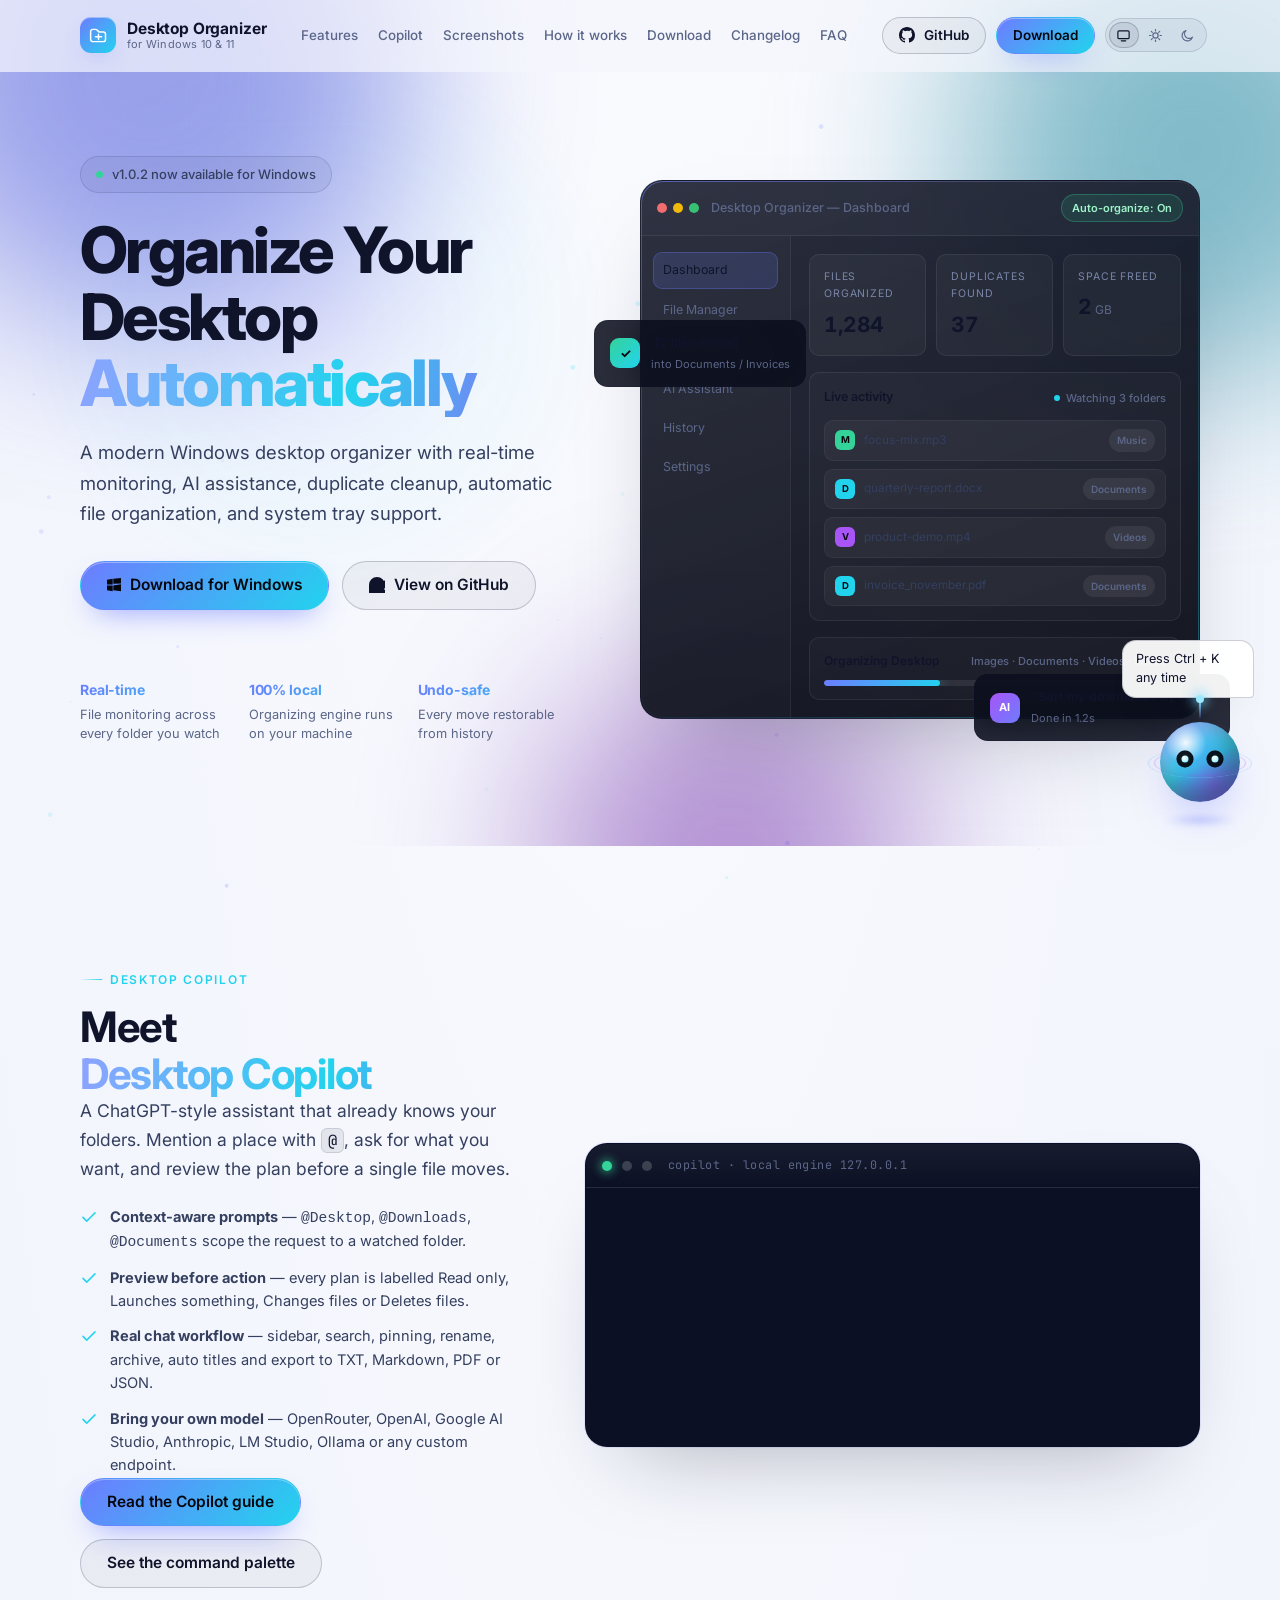
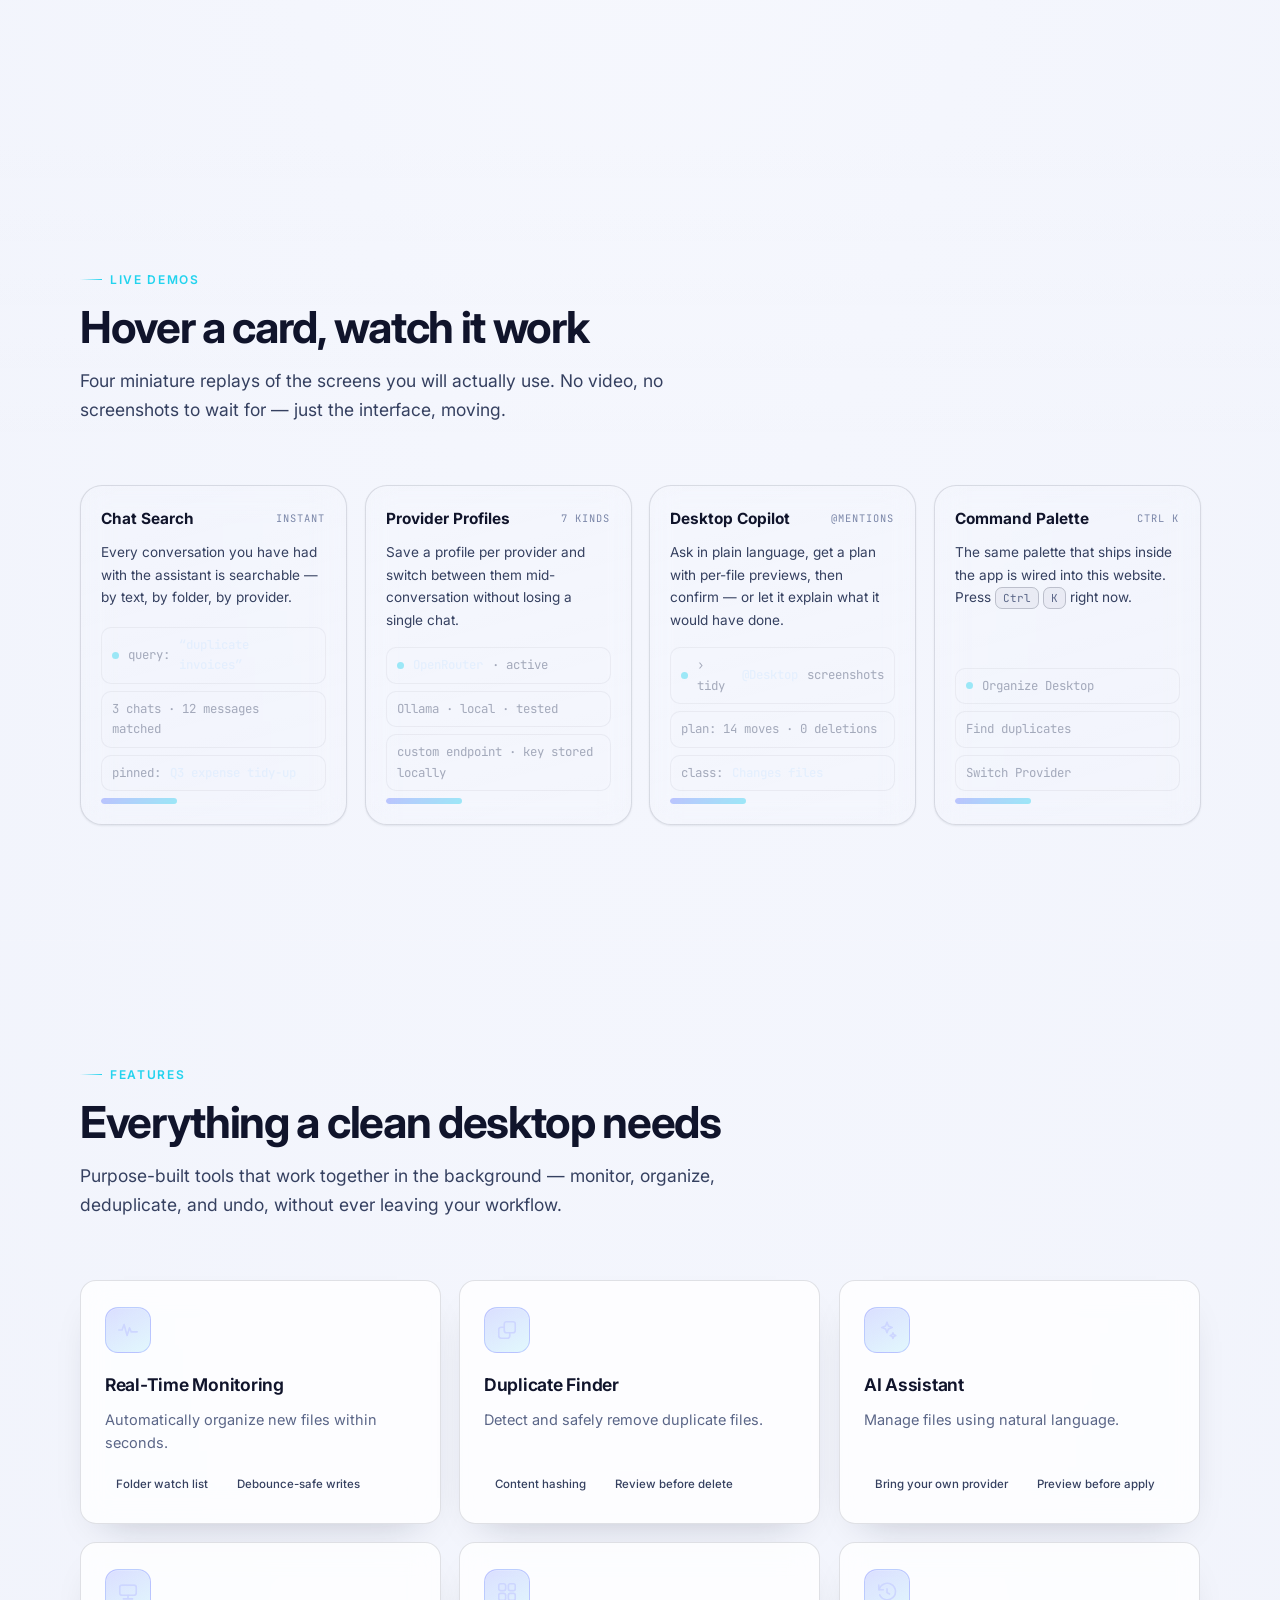
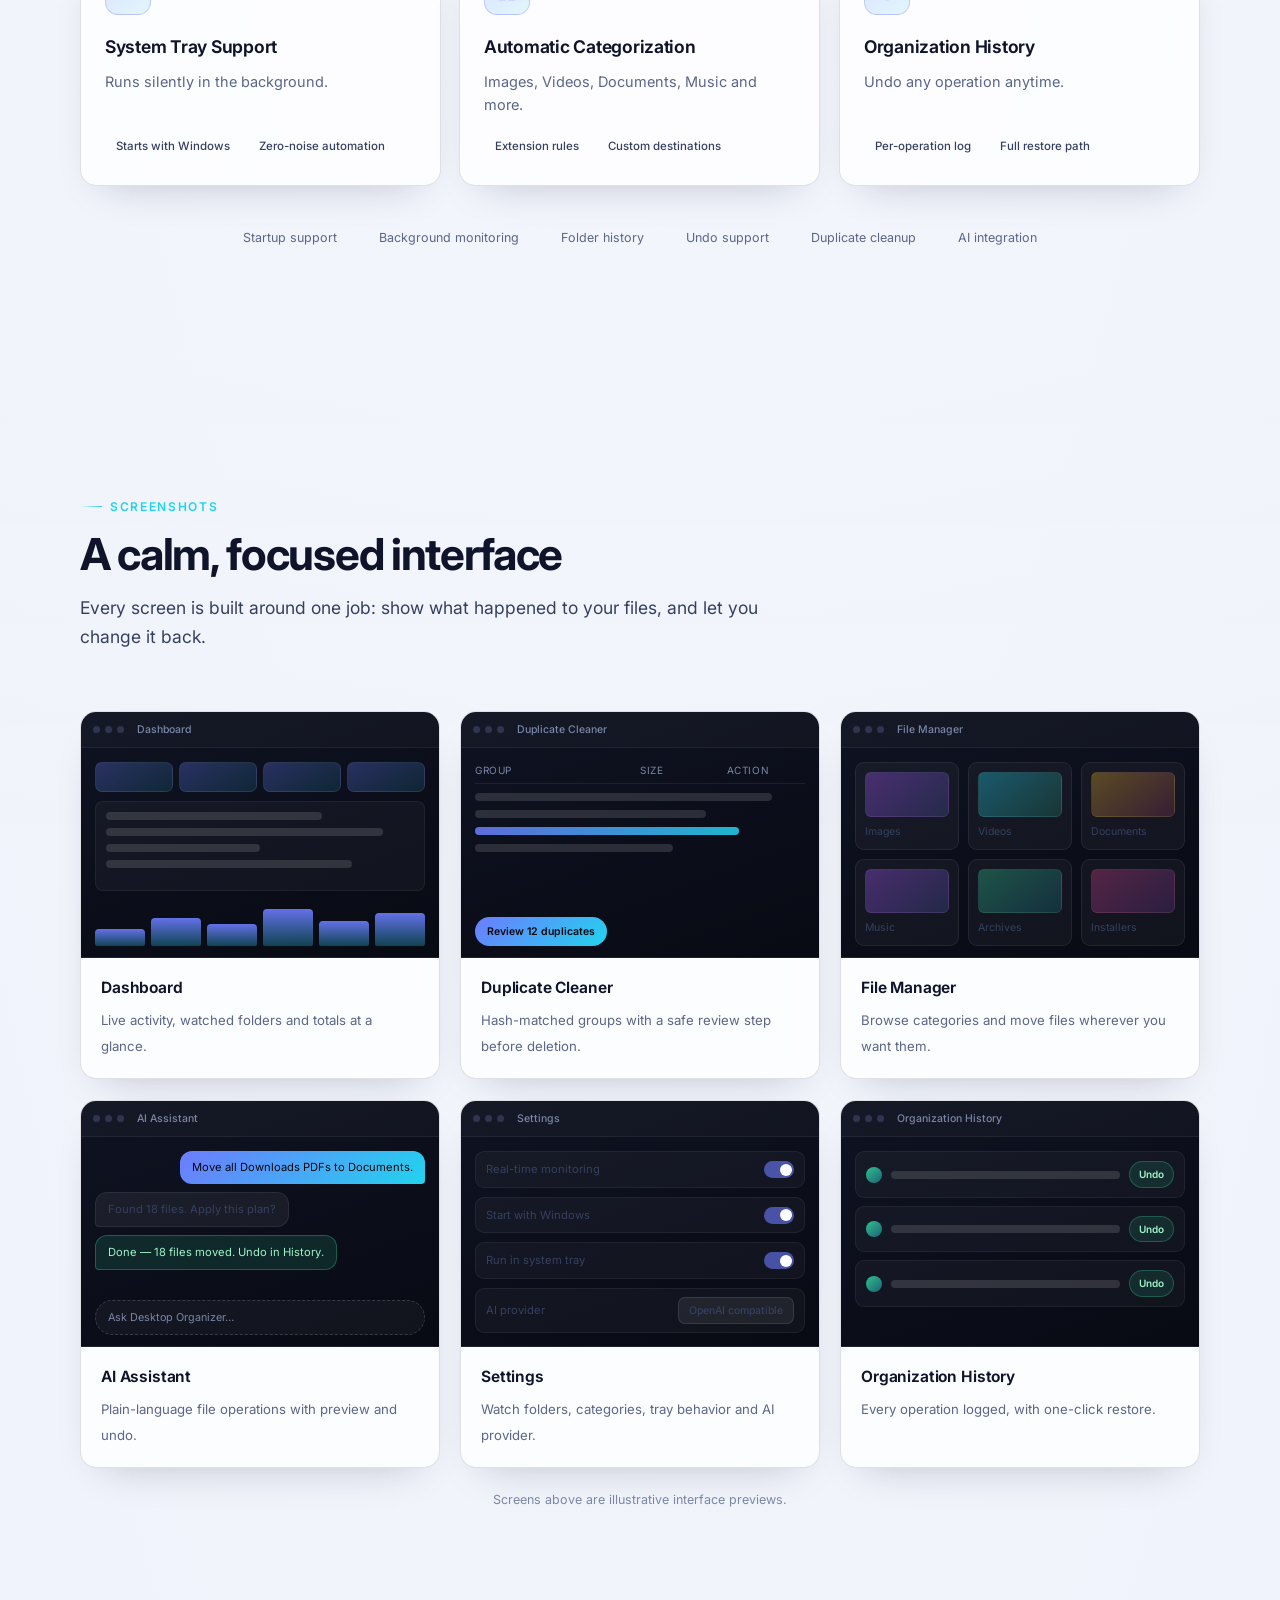
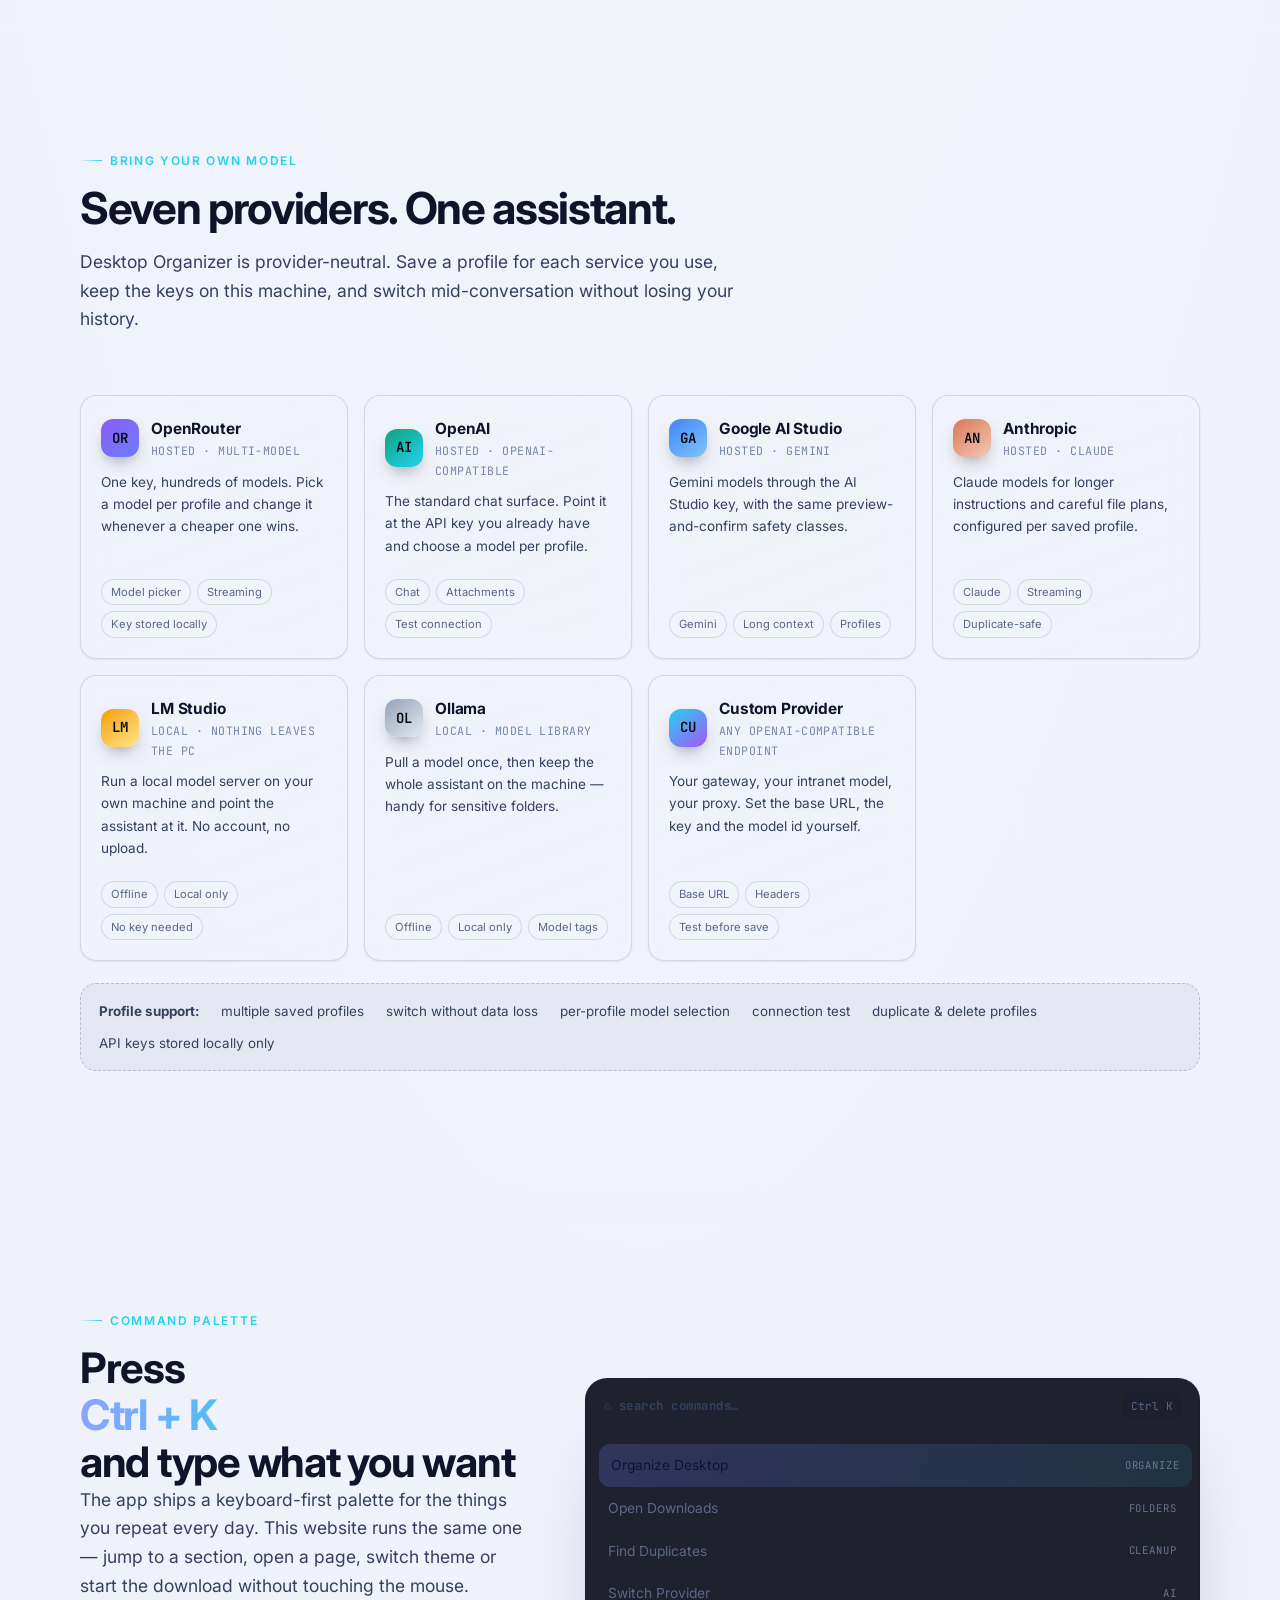
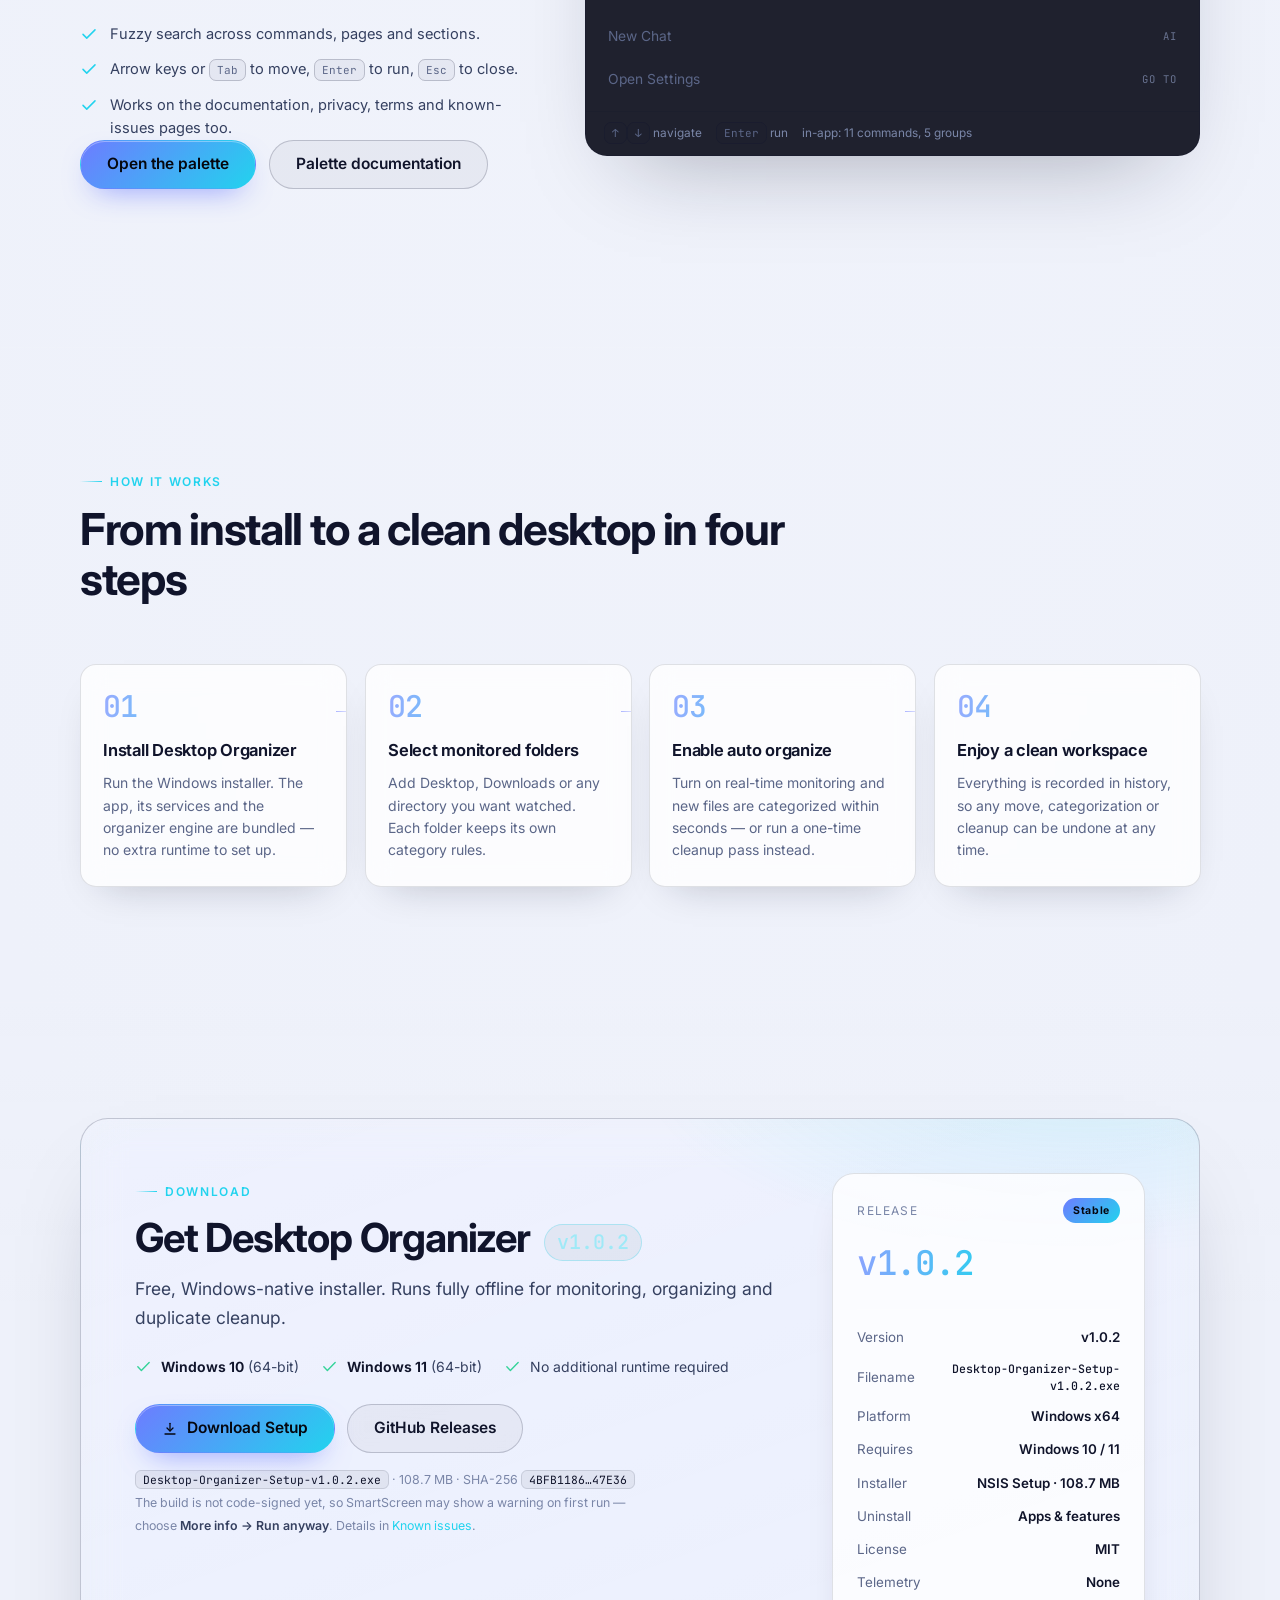
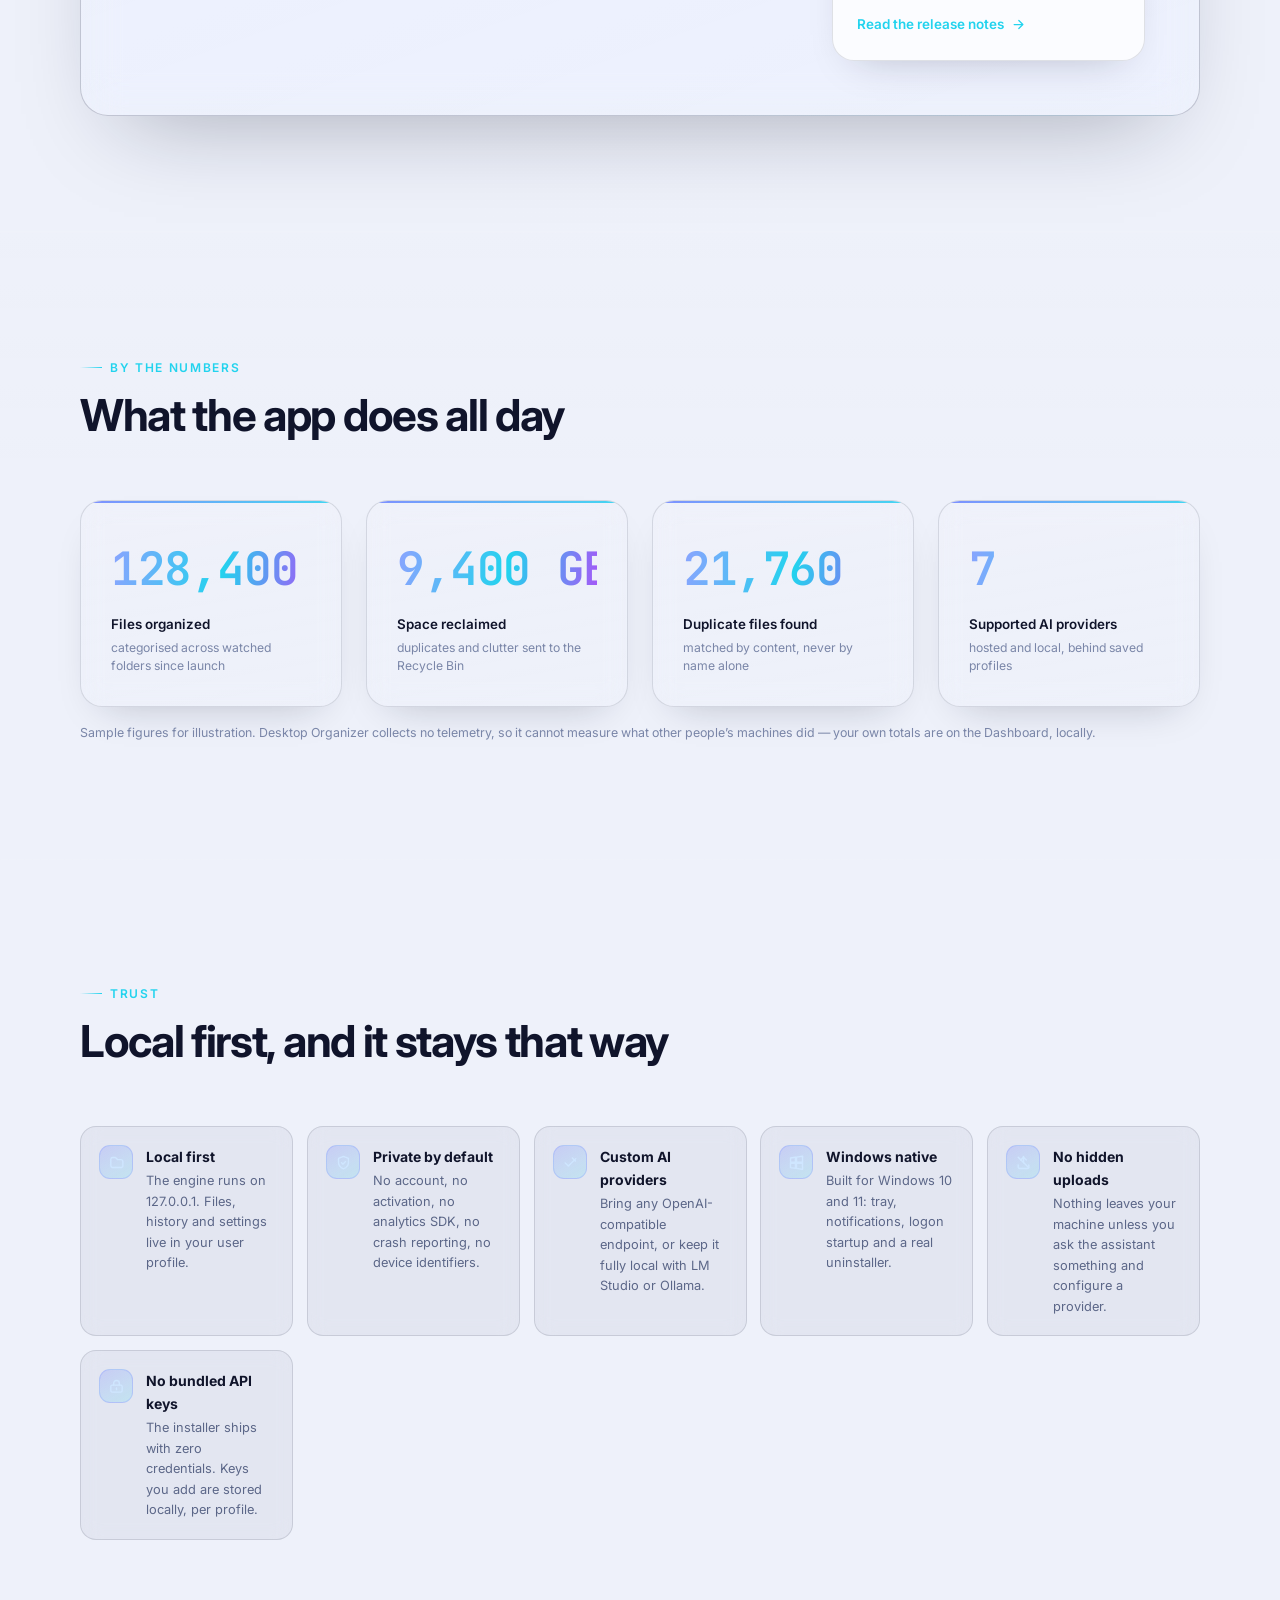
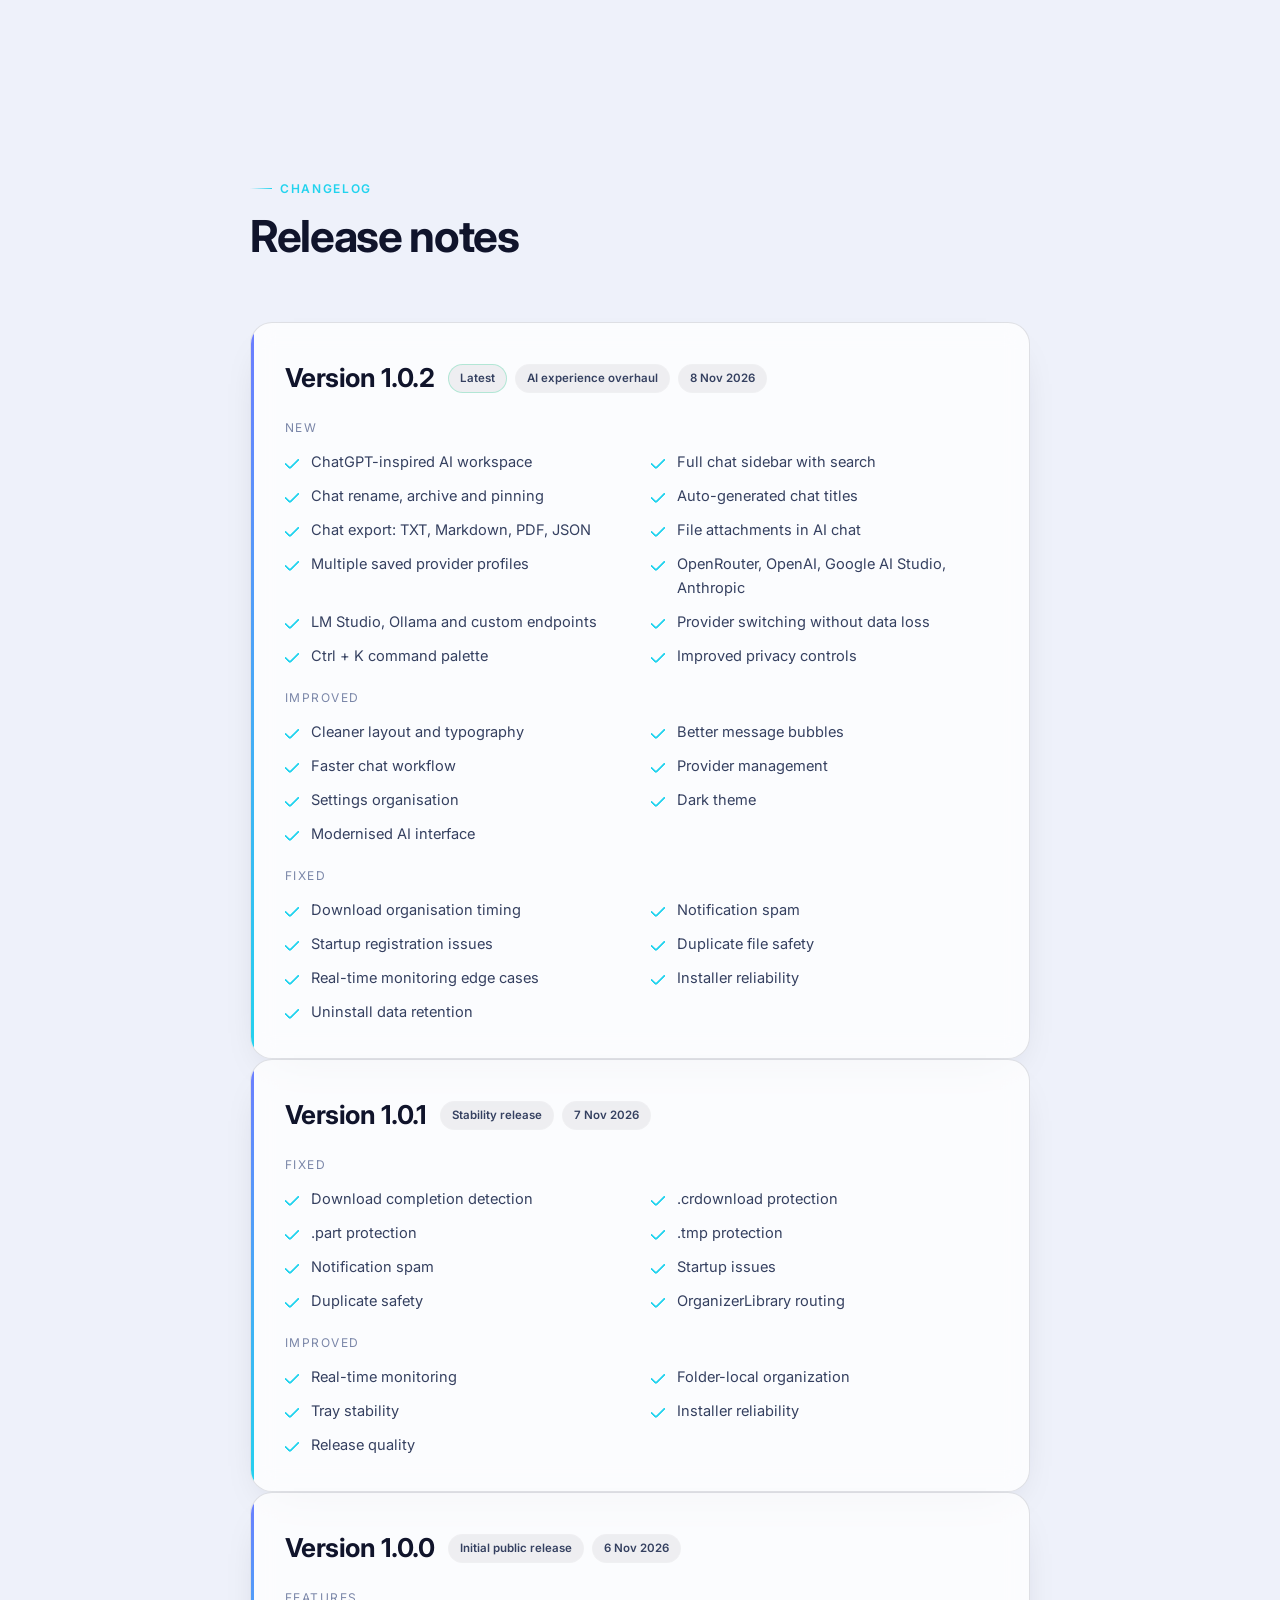
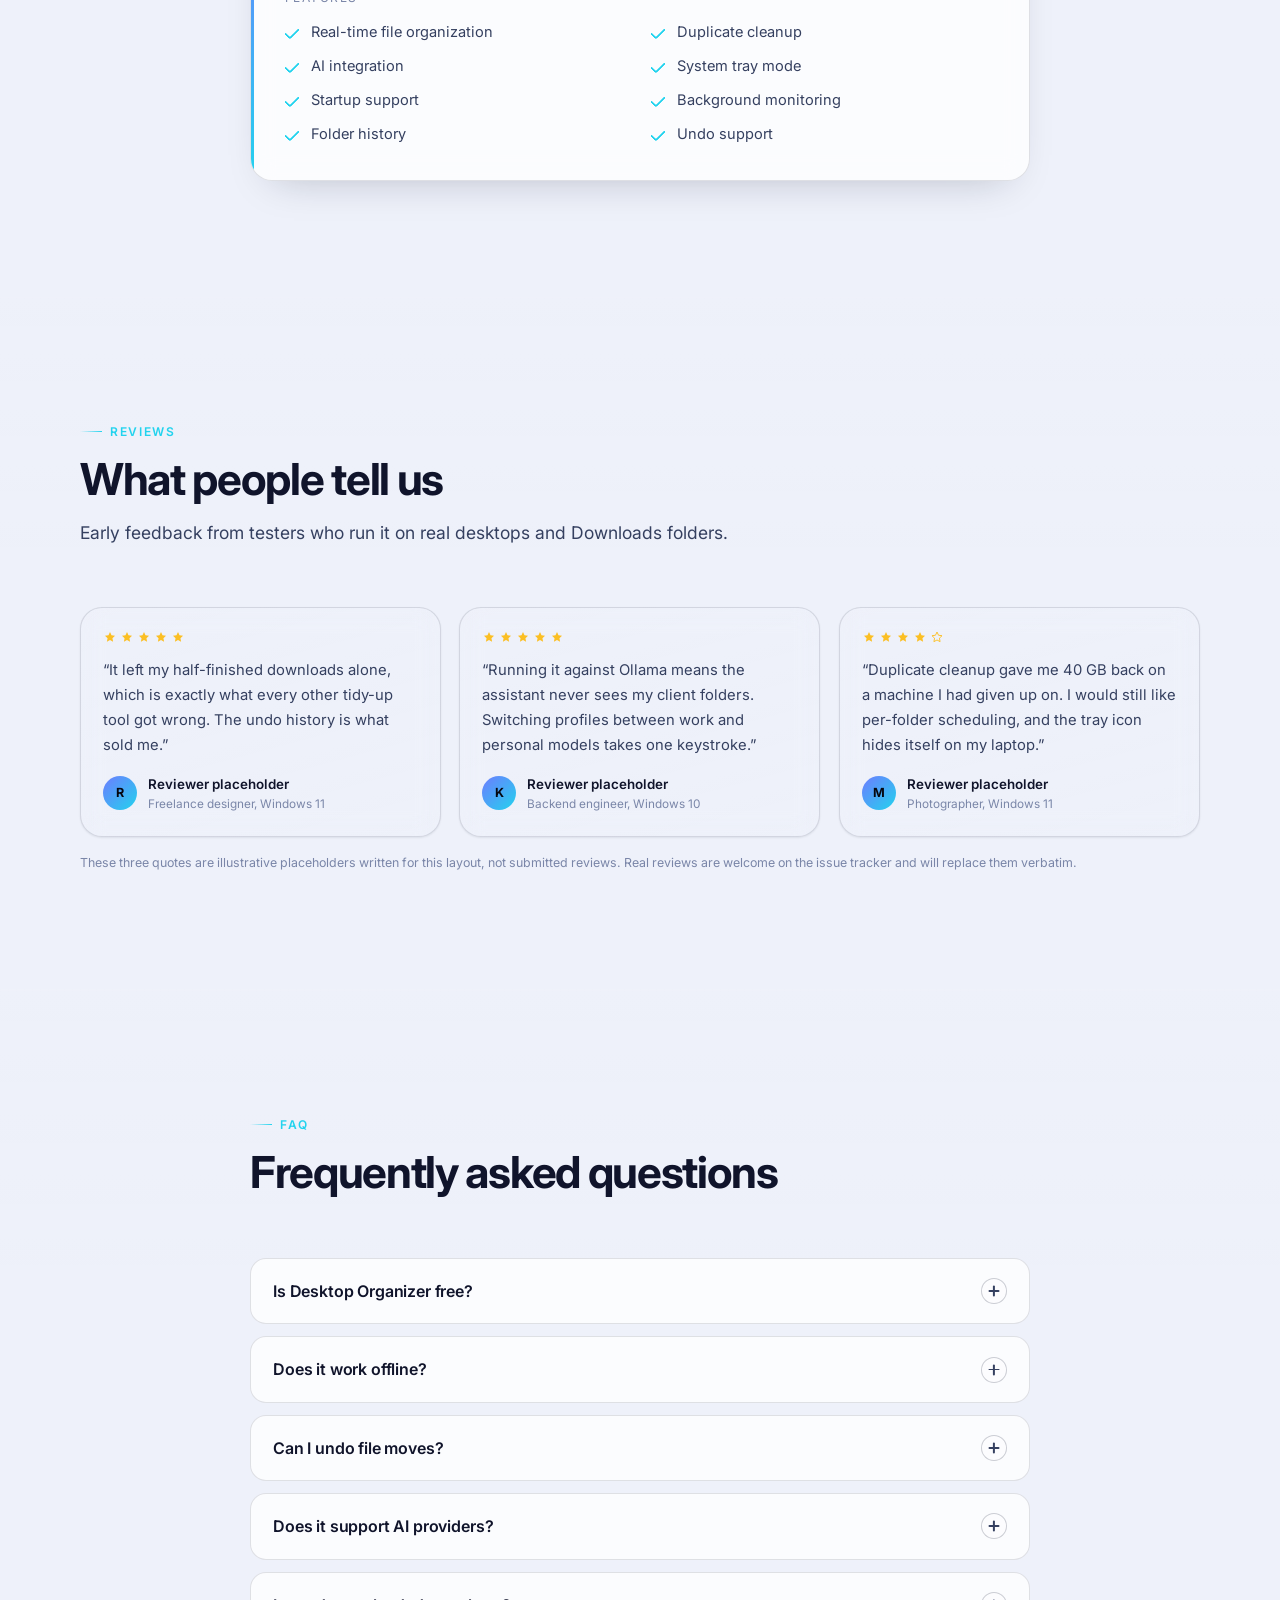
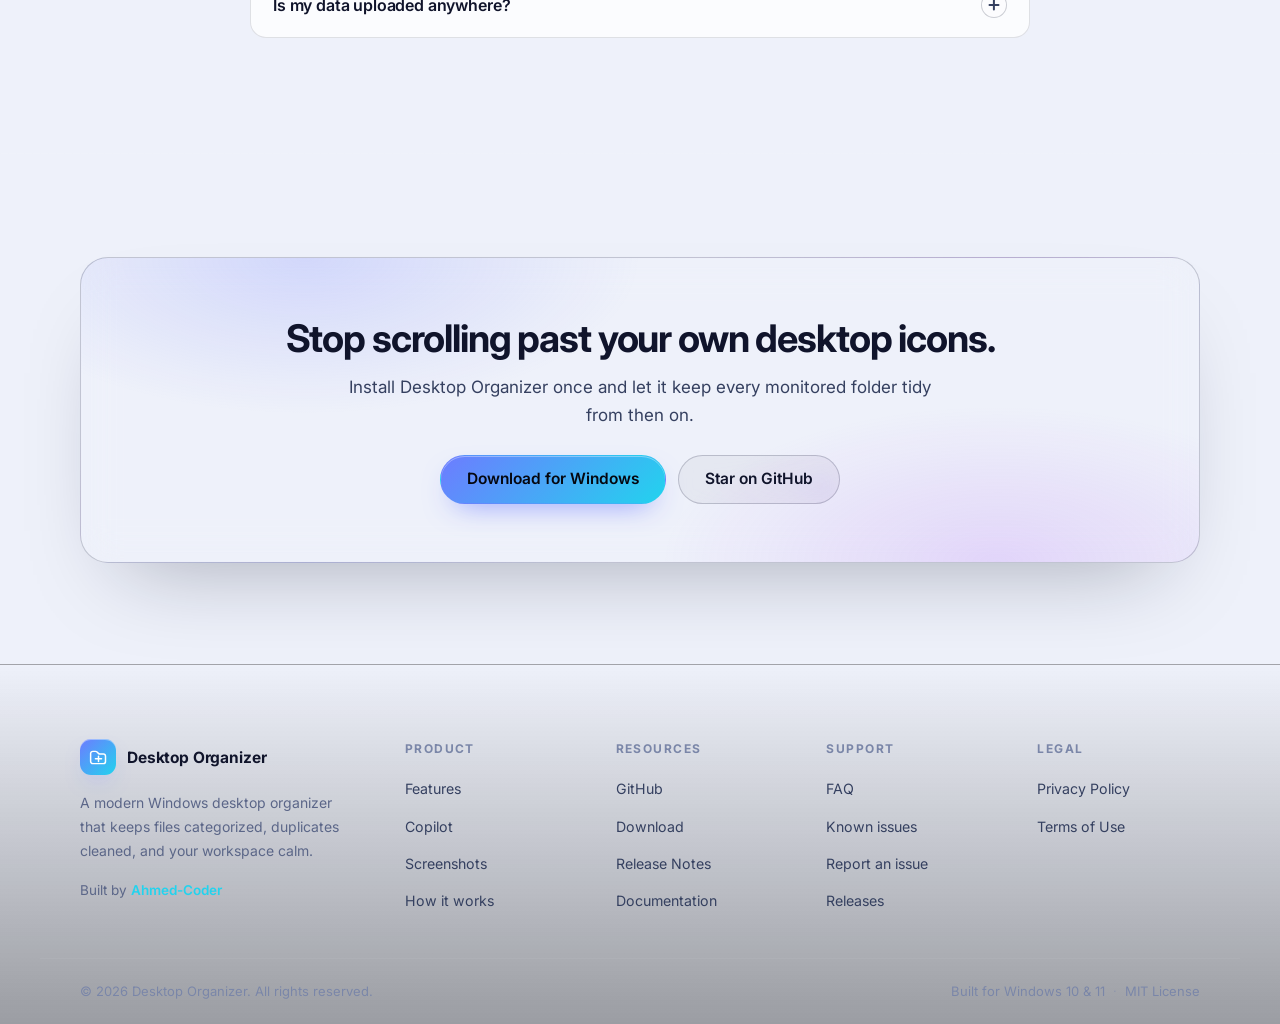
<file: index.html>
<!DOCTYPE html>
<html lang="en">
<head>
<meta charset="utf-8">
<meta name="viewport" content="width=device-width, initial-scale=1">
<title>Desktop Organizer - Smart Windows File Organizer</title>
<meta name="description" content="Desktop Organizer automatically organizes files, detects duplicates and brings an AI assistant to your Windows desktop. v1.0.2 adds a ChatGPT-style AI workspace, provider profiles for OpenRouter, OpenAI, Google AI Studio, Anthropic, LM Studio and Ollama, plus a Ctrl + K command palette.">
<meta name="author" content="Ahmed-Coder">
<meta name="theme-color" content="#06070d">
<meta name="color-scheme" content="dark light">
<link rel="canonical" href="https://iifamily409-rgb.github.io/Desktop-Organizer/">
<meta name="robots" content="index, follow">
<meta name="referrer" content="strict-origin-when-cross-origin">

<meta property="og:type" content="website">
<meta property="og:site_name" content="Desktop Organizer">
<meta property="og:locale" content="en_US">
<meta property="og:title" content="Desktop Organizer - Smart Windows File Organizer">
<meta property="og:description" content="Real-time file organization, duplicate cleanup and a local-first AI assistant for Windows 10 and 11. Free, open source, no telemetry.">
<meta property="og:url" content="https://iifamily409-rgb.github.io/Desktop-Organizer/">
<meta property="og:image" content="https://iifamily409-rgb.github.io/Desktop-Organizer/assets/og-image.png">
<meta property="og:image:alt" content="Desktop Organizer — smart Windows file organizer">
<meta name="twitter:card" content="summary_large_image">
<meta name="twitter:title" content="Desktop Organizer - Smart Windows File Organizer">
<meta name="twitter:description" content="A modern Windows desktop organizer with real-time monitoring, AI assistance, duplicate cleanup and system tray support.">
<meta name="twitter:image" content="https://iifamily409-rgb.github.io/Desktop-Organizer/assets/og-image.png">

<link rel="icon" href="./assets/favicon.svg" type="image/svg+xml">
<link rel="apple-touch-icon" href="./assets/icon.png">
<link rel="preconnect" href="https://fonts.googleapis.com">
<link rel="preconnect" href="https://fonts.gstatic.com" crossorigin>
<link rel="stylesheet" href="https://fonts.googleapis.com/css2?family=Inter:wght@400;500;600;700;800&family=JetBrains+Mono:wght@400;500&display=swap">
<script>
  /* Apply the saved theme before first paint so nothing flashes in the wrong colours. */
  (function () {
    var pref = "system";
    try { pref = window.localStorage.getItem("do-theme") || "system"; } catch (e) {}
    var light = pref === "light" || (pref !== "dark" && window.matchMedia("(prefers-color-scheme: light)").matches);
    document.documentElement.setAttribute("data-theme-choice", pref);
    document.documentElement.setAttribute("data-theme", light ? "light" : "dark");
  })();
</script>
<link rel="stylesheet" href="./style.css">
<noscript><style>.reveal, .reveal-stagger > *, .term-ex, .mascot-bubble { opacity: 1 !important; transform: none !important; }</style></noscript>

<script type="application/ld+json">
{
  "@context": "https://schema.org",
  "@type": "SoftwareApplication",
  "name": "Desktop Organizer",
  "applicationCategory": "UtilitiesApplication",
  "operatingSystem": "Windows 10, Windows 11",
  "softwareVersion": "1.0.2",
  "softwareRequirements": "Windows 10 or Windows 11, 64-bit",
  "url": "https://iifamily409-rgb.github.io/Desktop-Organizer/",
  "downloadUrl": "https://github.com/iifamily409-rgb/Desktop-Organizer/releases/download/v1.0.2/Desktop-Organizer-Setup-v1.0.2.exe",
  "codeRepository": "https://github.com/iifamily409-rgb/Desktop-Organizer",
  "issueTracker": "https://github.com/iifamily409-rgb/Desktop-Organizer/issues",
  "releaseNotes": "https://github.com/iifamily409-rgb/Desktop-Organizer/releases/tag/v1.0.2",
  "dateModified": "2026-11-08",
  "description": "Desktop Organizer automatically organizes files, detects duplicates, supports AI-powered file management, and keeps your Windows desktop clean.",
  "author": { "@type": "Person", "name": "Ahmed-Coder", "url": "https://github.com/iifamily409-rgb" },
  "creator": { "@type": "Person", "name": "Ahmed-Coder", "url": "https://github.com/iifamily409-rgb" },
  "license": "https://opensource.org/licenses/MIT",
  "offers": { "@type": "Offer", "price": "0", "priceCurrency": "USD" }
}
</script>
</head>
<body>
<a class="skip-link" href="#main">Skip to content</a>

<div class="fx-glow" id="fxGlow" aria-hidden="true"></div>
<canvas class="fx-particles" id="fxParticles" aria-hidden="true"></canvas>

<header class="site-header" id="siteHeader">
  <div class="container header-inner">
    <a class="brand" href="#home" aria-label="Desktop Organizer home">
      <span class="brand-mark" aria-hidden="true">
        <svg viewBox="0 0 24 24" fill="none" stroke="currentColor" stroke-width="1.7" stroke-linecap="round" stroke-linejoin="round">
          <path d="M3 7.5A2.5 2.5 0 0 1 5.5 5h3.1c.66 0 1.28.26 1.75.72L11.9 7.3c.47.46 1.09.72 1.75.72h3.9A2.5 2.5 0 0 1 20 10.5v6A2.5 2.5 0 0 1 17.5 19h-12A2.5 2.5 0 0 1 3 16.5v-9Z"/>
          <path d="M8.5 13.5h7M12 10.5v6"/>
        </svg>
      </span>
      <span class="brand-text">
        <span class="brand-name">Desktop Organizer</span>
        <span class="brand-sub">for Windows 10 &amp; 11</span>
      </span>
    </a>

    <nav class="site-nav" id="siteNav" aria-label="Primary">
      <ul class="nav-links">
        <li><a href="#features">Features</a></li>
        <li><a href="#copilot">Copilot</a></li>
        <li><a href="#screenshots">Screenshots</a></li>
        <li><a href="#how-it-works">How it works</a></li>
        <li><a href="#download">Download</a></li>
        <li><a href="#changelog">Changelog</a></li>
        <li><a href="#faq">FAQ</a></li>
      </ul>
      <div class="nav-mobile-actions">
        <a class="btn btn-primary btn-block" href="https://github.com/iifamily409-rgb/Desktop-Organizer/releases/download/v1.0.2/Desktop-Organizer-Setup-v1.0.2.exe" download="Desktop-Organizer-Setup-v1.0.2.exe">Download for Windows</a>
      </div>
    </nav>

    <div class="header-actions">
      <button class="btn btn-ghost btn-sm kbd-hint" id="paletteTrigger" type="button" aria-label="Open the website command palette">
        <svg viewBox="0 0 24 24" fill="none" stroke="currentColor" stroke-width="1.9" stroke-linecap="round" stroke-linejoin="round" aria-hidden="true"><path d="M4 7.5h16"/><path d="M4 12h10"/><path d="M4 16.5h7"/><path d="m17.5 14.5 2.5 2.5-2.5 2.5"/></svg>
        <span>Search</span>
        <kbd class="kbd">Ctrl K</kbd>
      </button>
      <a class="btn btn-ghost btn-sm github-btn" href="https://github.com/iifamily409-rgb/Desktop-Organizer" target="_blank" rel="noopener">
        <svg viewBox="0 0 16 16" aria-hidden="true" fill="currentColor"><path d="M8 0C3.58 0 0 3.58 0 8a8 8 0 0 0 5.47 7.59c.4.07.55-.17.55-.38 0-.19-.01-.82-.01-1.49-2.01.37-2.53-.49-2.69-.94-.09-.23-.48-.94-.82-1.13-.28-.15-.68-.52-.01-.53.63-.01 1.08.58 1.23.82.72 1.21 1.87.87 2.33.66.07-.52.28-.87.51-1.07-1.78-.2-3.64-.89-3.64-3.95 0-.87.31-1.59.82-2.15-.08-.2-.36-1.02.08-2.12 0 0 .67-.21 2.2.82a7.6 7.6 0 0 1 2-.27c.68 0 1.36.09 2 .27 1.53-1.04 2.2-.82 2.2-.82.44 1.1.16 1.92.08 2.12.51.56.82 1.27.82 2.15 0 3.07-1.87 3.75-3.65 3.95.29.25.54.73.54 1.48 0 1.07-.01 1.94-.01 2.21 0 .21.15.46.55.38A8 8 0 0 0 16 8c0-4.42-3.58-8-8-8Z"/></svg>
        <span>GitHub</span>
      </a>
      <a class="btn btn-primary btn-sm" href="https://github.com/iifamily409-rgb/Desktop-Organizer/releases/download/v1.0.2/Desktop-Organizer-Setup-v1.0.2.exe" download="Desktop-Organizer-Setup-v1.0.2.exe">Download</a>
      <div class="theme-switch" role="group" aria-label="Colour theme">
        <button type="button" data-theme-btn="system" aria-pressed="false" title="Follow the system theme">
          <svg viewBox="0 0 24 24" fill="none" stroke="currentColor" stroke-width="1.9" stroke-linecap="round" stroke-linejoin="round" aria-hidden="true"><rect x="3" y="4.5" width="18" height="12.5" rx="2"/><path d="M8.5 20.5h7"/></svg>
        </button>
        <button type="button" data-theme-btn="light" aria-pressed="false" title="Light theme">
          <svg viewBox="0 0 24 24" fill="none" stroke="currentColor" stroke-width="1.9" stroke-linecap="round" stroke-linejoin="round" aria-hidden="true"><circle cx="12" cy="12" r="4.2"/><path d="M12 2.5v2.2M12 19.3v2.2M2.5 12h2.2M19.3 12h2.2M5.3 5.3l1.6 1.6M17.1 17.1l1.6 1.6M18.7 5.3l-1.6 1.6M6.9 17.1l-1.6 1.6"/></svg>
        </button>
        <button type="button" data-theme-btn="dark" aria-pressed="false" title="Dark theme">
          <svg viewBox="0 0 24 24" fill="none" stroke="currentColor" stroke-width="1.9" stroke-linecap="round" stroke-linejoin="round" aria-hidden="true"><path d="M20 14.5A8.5 8.5 0 1 1 9.5 4a7 7 0 0 0 10.5 10.5Z"/></svg>
        </button>
      </div>
      <button class="nav-toggle" id="navToggle" type="button" aria-label="Open navigation menu" aria-controls="siteNav" aria-expanded="false">
        <span></span><span></span><span></span>
      </button>
    </div>
  </div>
</header>

<main id="main">

  <!-- ============ HERO ============ -->
  <section class="hero" id="home">
    <div class="hero-bg" aria-hidden="true">
      <span class="orb orb-a"></span>
      <span class="orb orb-b"></span>
      <span class="orb orb-c"></span>
      <span class="grid-overlay"></span>
    </div>

    <div class="container hero-inner">
      <div class="hero-copy">
        <p class="hero-badge reveal">
          <span class="pulse-dot" aria-hidden="true"></span>
          v1.0.2 now available for Windows
        </p>

        <h1 class="hero-title reveal delay-1">
          Organize Your Desktop
          <span class="gradient-text">Automatically</span>
        </h1>

        <p class="hero-subtitle reveal delay-2">
          A modern Windows desktop organizer with real-time monitoring, AI assistance,
          duplicate cleanup, automatic file organization, and system tray support.
        </p>

        <div class="hero-actions reveal delay-3">
          <a class="btn btn-primary btn-lg" href="https://github.com/iifamily409-rgb/Desktop-Organizer/releases/download/v1.0.2/Desktop-Organizer-Setup-v1.0.2.exe" download="Desktop-Organizer-Setup-v1.0.2.exe">
            <svg class="win-glyph" viewBox="0 0 16 16" aria-hidden="true" fill="currentColor"><path d="M0 1.9 6.5.84v6.7H0V1.9Zm0 12.2 6.5 1.06V8.46H0v5.64ZM7.2 8.46 16 7.24v7.9l-8.8-1.24V8.46Zm0-7.6L16 0v6.3l-8.8.15V.86Z"/></svg>
            Download for Windows
          </a>
          <a class="btn btn-secondary btn-lg" href="https://github.com/iifamily409-rgb/Desktop-Organizer" target="_blank" rel="noopener">
            <svg viewBox="0 0 16 16" aria-hidden="true" fill="currentColor"><path d="M0 8a8 8 0 0 1 8-8 8 8 0 0 1 8 8 8 8 0 0 1-5.28 7.59c-.39.07-.54-.17-.54-.37v-1.35c2.18.46 2.64-1.04 2.64-1.04.36-.9.87-1.15.87-1.15.71-.48-.05-.47-.05-.47.79.05 1.2.8 1.2.8.69 1.19 1.82.85 2.26.65.07-.5.27-.85.49-1.05-1.72-.2-3.53-.86-3.53-3.83 0-.85.3-1.54.8-2.08-.08-.2-.35-.99.07-2.06 0 0 .65-.21 2.14.79a7.5 7.5 0 0 1 3.9 0c1.48-1 2.13-.79 2.13-.79.43 1.07.16 1.86.08 2.06.5.54.8 1.23.8 2.08 0 2.98-1.82 3.63-3.55 3.82.28.24.53.72.53 1.45v2.15c0 .2.13.45.54.37A8 8 0 0 1 0 8Z"/></svg>
            View on GitHub
          </a>
        </div>

        <dl class="hero-stats reveal delay-4">
          <div><dt>Real-time</dt><dd>File monitoring across every folder you watch</dd></div>
          <div><dt>100% local</dt><dd>Organizing engine runs on your machine</dd></div>
          <div><dt>Undo-safe</dt><dd>Every move restorable from history</dd></div>
        </dl>
      </div>

      <div class="hero-visual reveal delay-2">
        <div class="app-window" data-tilt>
          <div class="app-chrome">
            <span class="dots" aria-hidden="true"><i></i><i></i><i></i></span>
            <span class="app-title">Desktop Organizer — Dashboard</span>
            <span class="app-chip">Auto-organize: On</span>
          </div>

          <div class="app-body" aria-hidden="true">
            <aside class="app-side">
              <span class="side-item is-active">Dashboard</span>
              <span class="side-item">File Manager</span>
              <span class="side-item">Duplicate Finder</span>
              <span class="side-item">AI Assistant</span>
              <span class="side-item">History</span>
              <span class="side-item">Settings</span>
            </aside>

            <div class="app-main">
              <div class="app-tiles">
                <div class="tile"><span class="tile-label">Files organized</span><strong class="tile-value" data-count="1284">0</strong></div>
                <div class="tile"><span class="tile-label">Duplicates found</span><strong class="tile-value" data-count="37">0</strong></div>
                <div class="tile"><span class="tile-label">Space freed</span><strong class="tile-value" data-count="2">0</strong><span class="tile-unit">GB</span></div>
              </div>

              <div class="app-panel">
                <div class="panel-head">
                  <span>Live activity</span>
                  <span class="panel-sub"><i class="live-dot"></i> Watching 3 folders</span>
                </div>
                <ul class="activity-list" id="activityList"></ul>
              </div>

              <div class="app-progress">
                <div class="progress-head"><span>Organizing Desktop</span><span class="muted">Images · Documents · Videos · Music</span></div>
                <div class="bar"><span class="bar-fill"></span></div>
              </div>
            </div>
          </div>
        </div>

        <div class="floating-card float-a" aria-hidden="true">
          <span class="fc-icon">✓</span>
          <div><strong>42 files moved</strong><small>into Documents / Invoices</small></div>
        </div>
        <div class="floating-card float-b" aria-hidden="true">
          <span class="fc-icon fc-purple">AI</span>
          <div><strong>“Sort my downloads by type”</strong><small>Done in 1.2s</small></div>
        </div>
      </div>
    </div>
  </section>

  <!-- ============ DESKTOP COPILOT ============ -->
  <section class="section" id="copilot" data-mascot-key="copilot">
    <div class="container copilot-grid">
      <div class="copilot-copy reveal">
        <p class="eyebrow">Desktop Copilot</p>
        <h2>Meet <span class="gradient-text">Desktop Copilot</span></h2>
        <p class="section-sub">
          A ChatGPT-style assistant that already knows your folders. Mention a place with
          <code>@</code>, ask for what you want, and review the plan before a single file moves.
        </p>
        <ul class="copilot-list">
          <li>
            <svg viewBox="0 0 24 24" fill="none" stroke="currentColor" stroke-width="2" stroke-linecap="round" stroke-linejoin="round" aria-hidden="true"><path d="M4 12.5 9 17.5 20 6.5"/></svg>
            <span><strong>Context-aware prompts</strong> — <code>@Desktop</code>, <code>@Downloads</code>, <code>@Documents</code> scope the request to a watched folder.</span>
          </li>
          <li>
            <svg viewBox="0 0 24 24" fill="none" stroke="currentColor" stroke-width="2" stroke-linecap="round" stroke-linejoin="round" aria-hidden="true"><path d="M4 12.5 9 17.5 20 6.5"/></svg>
            <span><strong>Preview before action</strong> — every plan is labelled Read only, Launches something, Changes files or Deletes files.</span>
          </li>
          <li>
            <svg viewBox="0 0 24 24" fill="none" stroke="currentColor" stroke-width="2" stroke-linecap="round" stroke-linejoin="round" aria-hidden="true"><path d="M4 12.5 9 17.5 20 6.5"/></svg>
            <span><strong>Real chat workflow</strong> — sidebar, search, pinning, rename, archive, auto titles and export to TXT, Markdown, PDF or JSON.</span>
          </li>
          <li>
            <svg viewBox="0 0 24 24" fill="none" stroke="currentColor" stroke-width="2" stroke-linecap="round" stroke-linejoin="round" aria-hidden="true"><path d="M4 12.5 9 17.5 20 6.5"/></svg>
            <span><strong>Bring your own model</strong> — OpenRouter, OpenAI, Google AI Studio, Anthropic, LM Studio, Ollama or any custom endpoint.</span>
          </li>
        </ul>
        <div class="hero-actions">
          <a class="btn btn-primary btn-lg" href="./documentation.html#desktop-copilot">Read the Copilot guide</a>
          <a class="btn btn-secondary btn-lg" href="#palette-demo">See the command palette</a>
        </div>
      </div>

      <div class="copilot-demo reveal delay-2" data-parallax="0.035">
        <div class="term" aria-label="Desktop Copilot example session">
          <div class="term-bar">
            <span class="term-dot live" aria-hidden="true"></span>
            <span class="term-dot" aria-hidden="true"></span>
            <span class="term-dot" aria-hidden="true"></span>
            <span class="term-title">copilot · local engine 127.0.0.1</span>
          </div>
          <div class="term-body">
            <div class="term-ex">
              <p class="term-line"><span class="term-prompt">&#8250;</span><span class="term-cmd">Find duplicates in <span class="term-mention">@Downloads</span></span></p>
              <p class="term-out">scanned 4,182 files &#183; compared contents in 1 MB chunks</p>
              <p class="term-out"><span class="term-ok">3 groups matched</span> &#183; <strong>1.4 GB reclaimable</strong> &#183; nothing moved yet</p>
            </div>
            <div class="term-ex">
              <p class="term-line"><span class="term-prompt">&#8250;</span><span class="term-cmd">Show PDFs in <span class="term-mention">@Documents</span></span></p>
              <p class="term-out">218 PDFs &#183; newest first</p>
              <p class="term-out"><strong>invoice-november.pdf</strong> &#183; 2 pages &#183; modified 6 Nov</p>
            </div>
            <div class="term-ex">
              <p class="term-line"><span class="term-prompt">&#8250;</span><span class="term-cmd">Analyze <span class="term-mention">@Pictures</span></span></p>
              <p class="term-out">1,940 images &#183; 12.6 GB total</p>
              <p class="term-out"><span class="term-ok">ready</span> &#183; 412 screenshots could move to <strong>Images/Screenshots</strong></p>
            </div>
            <div class="term-ex">
              <p class="term-line"><span class="term-prompt">&#8250;</span><span class="term-cmd">Clean <span class="term-mention">@Desktop</span></span></p>
              <p class="term-out">plan: 34 files &#8594; Documents, Images, Installers, Others</p>
              <p class="term-out"><span class="term-ok">awaiting confirmation</span> &#183; undo available for 90 days</p>
              <p class="term-line"><span class="term-cursor" aria-hidden="true"></span></p>
            </div>
          </div>
        </div>
      </div>
    </div>
  </section>

  <!-- ============ LIVE PRODUCT DEMOS ============ -->
  <section class="section section-alt" id="demos" data-mascot-key="demos">
    <div class="container">
      <header class="section-head reveal">
        <p class="eyebrow">Live demos</p>
        <h2>Hover a card, watch it work</h2>
        <p class="section-sub">Four miniature replays of the screens you will actually use. No video, no screenshots to wait for &#8212; just the interface, moving.</p>
      </header>

      <div class="demo-grid reveal-stagger">
        <article class="demo-card reveal" tabindex="0" data-mascot-react="Searching your chats, not your files">
          <div class="demo-head">
            <h3>Chat Search</h3>
            <span class="demo-badge">instant</span>
          </div>
          <p>Every conversation you have had with the assistant is searchable &#8212; by text, by folder, by provider.</p>
          <div class="demo-stage" aria-hidden="true">
            <div class="demo-row"><span class="dot"></span>query: <b>&#8220;duplicate invoices&#8221;</b></div>
            <div class="demo-row">3 chats &#183; 12 messages matched</div>
            <div class="demo-row">pinned: <b>Q3 expense tidy-up</b></div>
            <div class="demo-bar"><i></i></div>
          </div>
        </article>

        <article class="demo-card reveal" tabindex="0" data-mascot-react="Keys stay on this machine">
          <div class="demo-head">
            <h3>Provider Profiles</h3>
            <span class="demo-badge">7 kinds</span>
          </div>
          <p>Save a profile per provider and switch between them mid-conversation without losing a single chat.</p>
          <div class="demo-stage" aria-hidden="true">
            <div class="demo-row"><span class="dot"></span><b>OpenRouter</b> &#183; active</div>
            <div class="demo-row">Ollama &#183; local &#183; tested</div>
            <div class="demo-row">custom endpoint &#183; key stored locally</div>
            <div class="demo-bar"><i></i></div>
          </div>
        </article>

        <article class="demo-card reveal" tabindex="0" data-mascot-react="Copilot knows your folders">
          <div class="demo-head">
            <h3>Desktop Copilot</h3>
            <span class="demo-badge">@mentions</span>
          </div>
          <p>Ask in plain language, get a plan with per-file previews, then confirm &#8212; or let it explain what it would have done.</p>
          <div class="demo-stage" aria-hidden="true">
            <div class="demo-row"><span class="dot"></span>&#8250; tidy <b>@Desktop</b> screenshots</div>
            <div class="demo-row">plan: 14 moves &#183; 0 deletions</div>
            <div class="demo-row">class: <b>Changes files</b></div>
            <div class="demo-bar"><i></i></div>
          </div>
        </article>

        <article class="demo-card reveal" tabindex="0" id="paletteTriggerCard" data-mascot-react="Try it: press Ctrl + K">
          <div class="demo-head">
            <h3>Command Palette</h3>
            <span class="demo-badge">Ctrl K</span>
          </div>
          <p>The same palette that ships inside the app is wired into this website. Press <span class="kbd">Ctrl</span> <span class="kbd">K</span> right now.</p>
          <div class="demo-stage" aria-hidden="true">
            <div class="demo-row"><span class="dot"></span>Organize Desktop</div>
            <div class="demo-row">Find duplicates</div>
            <div class="demo-row">Switch Provider</div>
            <div class="demo-bar"><i></i></div>
          </div>
        </article>
      </div>
    </div>
  </section>

  <!-- ============ FEATURES ============ -->
  <section class="section" id="features">
    <div class="container">
      <header class="section-head reveal">
        <p class="eyebrow">Features</p>
        <h2>Everything a clean desktop needs</h2>
        <p class="section-sub">
          Purpose-built tools that work together in the background — monitor, organize, deduplicate,
          and undo, without ever leaving your workflow.
        </p>
      </header>

      <div class="feature-grid">
        <article class="feature-card reveal">
          <span class="feature-icon" aria-hidden="true">
            <svg viewBox="0 0 24 24" fill="none" stroke="currentColor" stroke-width="1.8" stroke-linecap="round" stroke-linejoin="round"><path d="M2 12h3.5l2.2-6 3.3 12 2.7-8.4 1.8 4.4H22"/></svg>
          </span>
          <h3>Real-Time Monitoring</h3>
          <p>Automatically organize new files within seconds.</p>
          <ul class="feature-meta"><li>Folder watch list</li><li>Debounce-safe writes</li></ul>
        </article>

        <article class="feature-card reveal delay-1">
          <span class="feature-icon" aria-hidden="true">
            <svg viewBox="0 0 24 24" fill="none" stroke="currentColor" stroke-width="1.8" stroke-linecap="round" stroke-linejoin="round"><rect x="9" y="3" width="12" height="12" rx="2.5"/><path d="M15 15v3.5A2.5 2.5 0 0 1 12.5 21H6a3 3 0 0 1-3-3v-6.5A2.5 2.5 0 0 1 5.5 9H9"/></svg>
          </span>
          <h3>Duplicate Finder</h3>
          <p>Detect and safely remove duplicate files.</p>
          <ul class="feature-meta"><li>Content hashing</li><li>Review before delete</li></ul>
        </article>

        <article class="feature-card reveal delay-2">
          <span class="feature-icon" aria-hidden="true">
            <svg viewBox="0 0 24 24" fill="none" stroke="currentColor" stroke-width="1.8" stroke-linecap="round" stroke-linejoin="round"><path d="M12 3.5l1.6 4.1 4.1 1.6-4.1 1.6L12 15l-1.6-4.2L6.3 9.2l4.1-1.6L12 3.5Z"/><path d="M18.5 15l.9 2.2 2.2.9-2.2.9-.9 2.2-.9-2.2-2.2-.9 2.2-.9.9-2.2Z"/></svg>
          </span>
          <h3>AI Assistant</h3>
          <p>Manage files using natural language.</p>
          <ul class="feature-meta"><li>Bring your own provider</li><li>Preview before apply</li></ul>
        </article>

        <article class="feature-card reveal">
          <span class="feature-icon" aria-hidden="true">
            <svg viewBox="0 0 24 24" fill="none" stroke="currentColor" stroke-width="1.8" stroke-linecap="round" stroke-linejoin="round"><rect x="3" y="4.5" width="18" height="11" rx="2.5"/><path d="M7 19.5h10M12 15.5v4"/></svg>
          </span>
          <h3>System Tray Support</h3>
          <p>Runs silently in the background.</p>
          <ul class="feature-meta"><li>Starts with Windows</li><li>Zero-noise automation</li></ul>
        </article>

        <article class="feature-card reveal delay-1">
          <span class="feature-icon" aria-hidden="true">
            <svg viewBox="0 0 24 24" fill="none" stroke="currentColor" stroke-width="1.8" stroke-linecap="round" stroke-linejoin="round"><rect x="3" y="3" width="7.5" height="7.5" rx="2"/><rect x="13.5" y="3" width="7.5" height="7.5" rx="2"/><rect x="3" y="13.5" width="7.5" height="7.5" rx="2"/><rect x="13.5" y="13.5" width="7.5" height="7.5" rx="2"/></svg>
          </span>
          <h3>Automatic Categorization</h3>
          <p>Images, Videos, Documents, Music and more.</p>
          <ul class="feature-meta"><li>Extension rules</li><li>Custom destinations</li></ul>
        </article>

        <article class="feature-card reveal delay-2">
          <span class="feature-icon" aria-hidden="true">
            <svg viewBox="0 0 24 24" fill="none" stroke="currentColor" stroke-width="1.8" stroke-linecap="round" stroke-linejoin="round"><path d="M3.5 9.5A9 9 0 1 1 4 15"/><path d="M3 4.5v5h5"/><path d="M12 8.5v4l2.8 1.7"/></svg>
          </span>
          <h3>Organization History</h3>
          <p>Undo any operation anytime.</p>
          <ul class="feature-meta"><li>Per-operation log</li><li>Full restore path</li></ul>
        </article>
      </div>

      <ul class="chip-row reveal" aria-label="Also included">
        <li>Startup support</li>
        <li>Background monitoring</li>
        <li>Folder history</li>
        <li>Undo support</li>
        <li>Duplicate cleanup</li>
        <li>AI integration</li>
      </ul>
    </div>
  </section>

  <!-- ============ SCREENSHOTS ============ -->
  <section class="section section-alt" id="screenshots">
    <div class="container">
      <header class="section-head reveal">
        <p class="eyebrow">Screenshots</p>
        <h2>A calm, focused interface</h2>
        <p class="section-sub">
          Every screen is built around one job: show what happened to your files, and let you change it back.
        </p>
      </header>

      <div class="shot-grid">
        <figure class="shot-card reveal">
          <div class="shot-frame" aria-hidden="true">
            <div class="shot-bar"><i></i><i></i><i></i><span>Dashboard</span></div>
            <div class="shot-body shot-dashboard">
              <div class="mini-tiles"><span></span><span></span><span></span><span></span></div>
              <div class="mini-panel tall"><div class="mini-row w-70"></div><div class="mini-row w-90"></div><div class="mini-row w-50"></div><div class="mini-row w-80"></div></div>
              <div class="mini-bars"><i style="height:38%"></i><i style="height:62%"></i><i style="height:48%"></i><i style="height:82%"></i><i style="height:56%"></i><i style="height:72%"></i></div>
            </div>
          </div>
          <figcaption><strong>Dashboard</strong><span>Live activity, watched folders and totals at a glance.</span></figcaption>
        </figure>

        <figure class="shot-card reveal delay-1">
          <div class="shot-frame" aria-hidden="true">
            <div class="shot-bar"><i></i><i></i><i></i><span>Duplicate Cleaner</span></div>
            <div class="shot-body shot-list">
              <div class="mini-head"><span>Group</span><span>Size</span><span>Action</span></div>
              <div class="mini-row w-90"></div>
              <div class="mini-row w-70"></div>
              <div class="mini-row w-80 is-accent"></div>
              <div class="mini-row w-60"></div>
              <div class="mini-cta">Review 12 duplicates</div>
            </div>
          </div>
          <figcaption><strong>Duplicate Cleaner</strong><span>Hash-matched groups with a safe review step before deletion.</span></figcaption>
        </figure>

        <figure class="shot-card reveal delay-2">
          <div class="shot-frame" aria-hidden="true">
            <div class="shot-bar"><i></i><i></i><i></i><span>File Manager</span></div>
            <div class="shot-body shot-files">
              <div class="file-tile"><i></i><span>Images</span></div>
              <div class="file-tile"><i></i><span>Videos</span></div>
              <div class="file-tile"><i></i><span>Documents</span></div>
              <div class="file-tile"><i></i><span>Music</span></div>
              <div class="file-tile"><i></i><span>Archives</span></div>
              <div class="file-tile"><i></i><span>Installers</span></div>
            </div>
          </div>
          <figcaption><strong>File Manager</strong><span>Browse categories and move files wherever you want them.</span></figcaption>
        </figure>

        <figure class="shot-card reveal">
          <div class="shot-frame" aria-hidden="true">
            <div class="shot-bar"><i></i><i></i><i></i><span>AI Assistant</span></div>
            <div class="shot-body shot-chat">
              <div class="bubble in">Move all Downloads PDFs to Documents.</div>
              <div class="bubble out">Found 18 files. Apply this plan?</div>
              <div class="bubble done">Done — 18 files moved. Undo in History.</div>
              <div class="chat-input">Ask Desktop Organizer…</div>
            </div>
          </div>
          <figcaption><strong>AI Assistant</strong><span>Plain-language file operations with preview and undo.</span></figcaption>
        </figure>

        <figure class="shot-card reveal delay-1">
          <div class="shot-frame" aria-hidden="true">
            <div class="shot-bar"><i></i><i></i><i></i><span>Settings</span></div>
            <div class="shot-body shot-settings">
              <div class="set-row"><span>Real-time monitoring</span><b class="toggle on"></b></div>
              <div class="set-row"><span>Start with Windows</span><b class="toggle on"></b></div>
              <div class="set-row"><span>Run in system tray</span><b class="toggle on"></b></div>
              <div class="set-row"><span>AI provider</span><b class="select">OpenAI compatible</b></div>
            </div>
          </div>
          <figcaption><strong>Settings</strong><span>Watch folders, categories, tray behavior and AI provider.</span></figcaption>
        </figure>

        <figure class="shot-card reveal delay-2">
          <div class="shot-frame" aria-hidden="true">
            <div class="shot-bar"><i></i><i></i><i></i><span>Organization History</span></div>
            <div class="shot-body shot-history">
              <div class="hist-item"><i></i><div class="mini-row w-70"></div><b>Undo</b></div>
              <div class="hist-item"><i></i><div class="mini-row w-60"></div><b>Undo</b></div>
              <div class="hist-item"><i></i><div class="mini-row w-80"></div><b>Undo</b></div>
            </div>
          </div>
          <figcaption><strong>Organization History</strong><span>Every operation logged, with one-click restore.</span></figcaption>
        </figure>
      </div>

      <p class="shot-note reveal">Screens above are illustrative interface previews.</p>
    </div>
  </section>

  <!-- ============ AI PROVIDERS ============ -->
  <section class="section" id="providers" data-mascot-key="providers">
    <div class="container">
      <header class="section-head reveal">
        <p class="eyebrow">Bring your own model</p>
        <h2>Seven providers. One assistant.</h2>
        <p class="section-sub">
          Desktop Organizer is provider-neutral. Save a profile for each service you use, keep the keys on this
          machine, and switch mid-conversation without losing your history.
        </p>
      </header>

      <div class="prov-grid reveal-stagger">
        <article class="prov-card reveal" tabindex="0">
          <div class="prov-top">
            <span class="prov-mark c1" aria-hidden="true">OR</span>
            <span><span class="prov-name">OpenRouter</span><span class="prov-meta">hosted &#183; multi-model</span></span>
          </div>
          <p>One key, hundreds of models. Pick a model per profile and change it whenever a cheaper one wins.</p>
          <div class="prov-chips"><span>Model picker</span><span>Streaming</span><span>Key stored locally</span></div>
        </article>

        <article class="prov-card reveal" tabindex="0">
          <div class="prov-top">
            <span class="prov-mark c2" aria-hidden="true">AI</span>
            <span><span class="prov-name">OpenAI</span><span class="prov-meta">hosted &#183; OpenAI-compatible</span></span>
          </div>
          <p>The standard chat surface. Point it at the API key you already have and choose a model per profile.</p>
          <div class="prov-chips"><span>Chat</span><span>Attachments</span><span>Test connection</span></div>
        </article>

        <article class="prov-card reveal" tabindex="0">
          <div class="prov-top">
            <span class="prov-mark c3" aria-hidden="true">GA</span>
            <span><span class="prov-name">Google AI Studio</span><span class="prov-meta">hosted &#183; Gemini</span></span>
          </div>
          <p>Gemini models through the AI Studio key, with the same preview-and-confirm safety classes.</p>
          <div class="prov-chips"><span>Gemini</span><span>Long context</span><span>Profiles</span></div>
        </article>

        <article class="prov-card reveal" tabindex="0">
          <div class="prov-top">
            <span class="prov-mark c4" aria-hidden="true">AN</span>
            <span><span class="prov-name">Anthropic</span><span class="prov-meta">hosted &#183; Claude</span></span>
          </div>
          <p>Claude models for longer instructions and careful file plans, configured per saved profile.</p>
          <div class="prov-chips"><span>Claude</span><span>Streaming</span><span>Duplicate-safe</span></div>
        </article>

        <article class="prov-card reveal" tabindex="0">
          <div class="prov-top">
            <span class="prov-mark c5" aria-hidden="true">LM</span>
            <span><span class="prov-name">LM Studio</span><span class="prov-meta">local &#183; nothing leaves the PC</span></span>
          </div>
          <p>Run a local model server on your own machine and point the assistant at it. No account, no upload.</p>
          <div class="prov-chips"><span>Offline</span><span>Local only</span><span>No key needed</span></div>
        </article>

        <article class="prov-card reveal" tabindex="0">
          <div class="prov-top">
            <span class="prov-mark c6" aria-hidden="true">OL</span>
            <span><span class="prov-name">Ollama</span><span class="prov-meta">local &#183; model library</span></span>
          </div>
          <p>Pull a model once, then keep the whole assistant on the machine &#8212; handy for sensitive folders.</p>
          <div class="prov-chips"><span>Offline</span><span>Local only</span><span>Model tags</span></div>
        </article>

        <article class="prov-card reveal" tabindex="0">
          <div class="prov-top">
            <span class="prov-mark c7" aria-hidden="true">CU</span>
            <span><span class="prov-name">Custom Provider</span><span class="prov-meta">any OpenAI-compatible endpoint</span></span>
          </div>
          <p>Your gateway, your intranet model, your proxy. Set the base URL, the key and the model id yourself.</p>
          <div class="prov-chips"><span>Base URL</span><span>Headers</span><span>Test before save</span></div>
        </article>
      </div>

      <p class="prov-note reveal">
        <strong>Profile support:</strong>
        <span>multiple saved profiles</span>
        <span>switch without data loss</span>
        <span>per-profile model selection</span>
        <span>connection test</span>
        <span>duplicate &amp; delete profiles</span>
        <span>API keys stored locally only</span>
      </p>
    </div>
  </section>

  <!-- ============ COMMAND PALETTE ============ -->
  <section class="section section-alt" id="palette-demo" data-mascot-key="palette">
    <div class="container copilot-grid">
      <div class="copilot-copy reveal">
        <p class="eyebrow">Command palette</p>
        <h2>Press <span class="gradient-text">Ctrl + K</span> and type what you want</h2>
        <p class="section-sub">
          The app ships a keyboard-first palette for the things you repeat every day. This website runs the same
          one &#8212; jump to a section, open a page, switch theme or start the download without touching the mouse.
        </p>
        <ul class="copilot-list">
          <li>
            <svg viewBox="0 0 24 24" fill="none" stroke="currentColor" stroke-width="2" stroke-linecap="round" stroke-linejoin="round" aria-hidden="true"><path d="M4 12.5 9 17.5 20 6.5"/></svg>
            <span>Fuzzy search across commands, pages and sections.</span>
          </li>
          <li>
            <svg viewBox="0 0 24 24" fill="none" stroke="currentColor" stroke-width="2" stroke-linecap="round" stroke-linejoin="round" aria-hidden="true"><path d="M4 12.5 9 17.5 20 6.5"/></svg>
            <span>Arrow keys or <span class="kbd">Tab</span> to move, <span class="kbd">Enter</span> to run, <span class="kbd">Esc</span> to close.</span>
          </li>
          <li>
            <svg viewBox="0 0 24 24" fill="none" stroke="currentColor" stroke-width="2" stroke-linecap="round" stroke-linejoin="round" aria-hidden="true"><path d="M4 12.5 9 17.5 20 6.5"/></svg>
            <span>Works on the documentation, privacy, terms and known-issues pages too.</span>
          </li>
        </ul>
        <div class="hero-actions">
          <button class="btn btn-primary btn-lg" type="button" data-palette-open>Open the palette</button>
          <a class="btn btn-secondary btn-lg" href="./documentation.html#command-palette">Palette documentation</a>
        </div>
      </div>

      <div class="reveal delay-2">
        <div class="pal-demo" id="paletteDemo" aria-label="Command palette preview">
          <div class="pal-demo-head">
            <strong>&#8962; search commands&#8230;</strong>
            <span class="kbd">Ctrl K</span>
          </div>
          <ul class="pal-demo-list">
            <li class="pal-demo-item" data-demo-item><span>Organize Desktop</span><span class="pal-key">Organize</span></li>
            <li class="pal-demo-item" data-demo-item><span>Open Downloads</span><span class="pal-key">Folders</span></li>
            <li class="pal-demo-item" data-demo-item><span>Find Duplicates</span><span class="pal-key">Cleanup</span></li>
            <li class="pal-demo-item" data-demo-item><span>Switch Provider</span><span class="pal-key">AI</span></li>
            <li class="pal-demo-item" data-demo-item><span>New Chat</span><span class="pal-key">AI</span></li>
            <li class="pal-demo-item" data-demo-item><span>Open Settings</span><span class="pal-key">Go to</span></li>
          </ul>
          <div class="pal-demo-foot">
            <span><span class="kbd">&uarr;</span><span class="kbd">&darr;</span> navigate</span>
            <span><span class="kbd">Enter</span> run</span>
            <span>in-app: 11 commands, 5 groups</span>
          </div>
        </div>
      </div>
    </div>
  </section>

  <!-- ============ HOW IT WORKS ============ -->
  <section class="section" id="how-it-works">
    <div class="container">
      <header class="section-head reveal">
        <p class="eyebrow">How it works</p>
        <h2>From install to a clean desktop in four steps</h2>
      </header>

      <ol class="steps">
        <li class="step reveal">
          <span class="step-num">01</span>
          <div class="step-body">
            <h3>Install Desktop Organizer</h3>
            <p>Run the Windows installer. The app, its services and the organizer engine are bundled — no extra runtime to set up.</p>
          </div>
        </li>
        <li class="step reveal delay-1">
          <span class="step-num">02</span>
          <div class="step-body">
            <h3>Select monitored folders</h3>
            <p>Add Desktop, Downloads or any directory you want watched. Each folder keeps its own category rules.</p>
          </div>
        </li>
        <li class="step reveal delay-2">
          <span class="step-num">03</span>
          <div class="step-body">
            <h3>Enable auto organize</h3>
            <p>Turn on real-time monitoring and new files are categorized within seconds — or run a one-time cleanup pass instead.</p>
          </div>
        </li>
        <li class="step reveal delay-3">
          <span class="step-num">04</span>
          <div class="step-body">
            <h3>Enjoy a clean workspace</h3>
            <p>Everything is recorded in history, so any move, categorization or cleanup can be undone at any time.</p>
          </div>
        </li>
      </ol>
    </div>
  </section>

  <!-- ============ DOWNLOAD ============ -->
  <section class="section section-alt" id="download">
    <div class="container">
      <div class="download-panel reveal">
        <div class="download-copy">
          <p class="eyebrow">Download</p>
          <h2>Get Desktop Organizer <span class="version-chip">v1.0.2</span></h2>
          <p class="section-sub">
            Free, Windows-native installer. Runs fully offline for monitoring, organizing and duplicate cleanup.
          </p>

          <ul class="requirements">
            <li>
              <svg viewBox="0 0 24 24" fill="none" stroke="currentColor" stroke-width="2" stroke-linecap="round" stroke-linejoin="round" aria-hidden="true"><path d="M4 12.5 9 17.5 20 6.5"/></svg>
              <span><strong>Windows 10</strong> (64-bit)</span>
            </li>
            <li>
              <svg viewBox="0 0 24 24" fill="none" stroke="currentColor" stroke-width="2" stroke-linecap="round" stroke-linejoin="round" aria-hidden="true"><path d="M4 12.5 9 17.5 20 6.5"/></svg>
              <span><strong>Windows 11</strong> (64-bit)</span>
            </li>
            <li>
              <svg viewBox="0 0 24 24" fill="none" stroke="currentColor" stroke-width="2" stroke-linecap="round" stroke-linejoin="round" aria-hidden="true"><path d="M4 12.5 9 17.5 20 6.5"/></svg>
              <span>No additional runtime required</span>
            </li>
          </ul>

          <div class="download-actions">
            <a class="btn btn-primary btn-lg" href="https://github.com/iifamily409-rgb/Desktop-Organizer/releases/download/v1.0.2/Desktop-Organizer-Setup-v1.0.2.exe" download="Desktop-Organizer-Setup-v1.0.2.exe">
              <svg viewBox="0 0 24 24" fill="none" stroke="currentColor" stroke-width="1.9" stroke-linecap="round" stroke-linejoin="round" aria-hidden="true"><path d="M12 3.5v11"/><path d="m7.5 10.5 4.5 4.5 4.5-4.5"/><path d="M4.5 19.5h15"/></svg>
              Download Setup
            </a>
            <a class="btn btn-secondary btn-lg" href="https://github.com/iifamily409-rgb/Desktop-Organizer/releases" target="_blank" rel="noopener">GitHub Releases</a>
          </div>
          <p class="download-note">
            <code>Desktop-Organizer-Setup-v1.0.2.exe</code> · 108.7 MB · SHA-256 <code>4BFB1186…47E36</code><br>
            The build is not code-signed yet, so SmartScreen may show a warning on first run — choose
            <strong>More info → Run anyway</strong>. Details in
            <a href="./known-issues.html">Known issues</a>.
          </p>
        </div>

        <aside class="download-card" aria-label="Release information">
          <div class="dc-head">
            <span>Release</span>
            <span class="dc-badge">Stable</span>
          </div>
          <p class="dc-version">v1.0.2</p>
          <dl class="dc-list">
            <div><dt>Version</dt><dd>v1.0.2</dd></div>
            <div><dt>Filename</dt><dd class="dc-file">Desktop-Organizer-Setup-v1.0.2.exe</dd></div>
            <div><dt>Platform</dt><dd>Windows x64</dd></div>
            <div><dt>Requires</dt><dd>Windows 10 / 11</dd></div>
            <div><dt>Installer</dt><dd>NSIS Setup · 108.7 MB</dd></div>
            <div><dt>Uninstall</dt><dd>Apps &amp; features</dd></div>
            <div><dt>License</dt><dd>MIT</dd></div>
            <div><dt>Telemetry</dt><dd>None</dd></div>
          </dl>
          <a class="dc-link" href="#changelog">Read the release notes
            <svg viewBox="0 0 24 24" fill="none" stroke="currentColor" stroke-width="2" stroke-linecap="round" stroke-linejoin="round" aria-hidden="true"><path d="M5 12h13"/><path d="m12.5 5.5 6.5 6.5-6.5 6.5"/></svg>
          </a>
        </aside>
      </div>
    </div>
  </section>

  <!-- ============ LIVE METRICS ============ -->
  <section class="section section-alt" id="metrics" data-mascot-key="metrics">
    <div class="container">
      <header class="section-head reveal">
        <p class="eyebrow">By the numbers</p>
        <h2>What the app does all day</h2>
      </header>

      <div class="metrics reveal-stagger">
        <div class="metric reveal">
          <p class="metric-value"><span data-count="128400">0</span></p>
          <p class="metric-label">Files organized</p>
          <p class="metric-sub">categorised across watched folders since launch</p>
        </div>
        <div class="metric reveal">
          <p class="metric-value"><span data-count="9400">0</span><span> GB</span></p>
          <p class="metric-label">Space reclaimed</p>
          <p class="metric-sub">duplicates and clutter sent to the Recycle Bin</p>
        </div>
        <div class="metric reveal">
          <p class="metric-value"><span data-count="21760">0</span></p>
          <p class="metric-label">Duplicate files found</p>
          <p class="metric-sub">matched by content, never by name alone</p>
        </div>
        <div class="metric reveal">
          <p class="metric-value"><span data-count="7">0</span></p>
          <p class="metric-label">Supported AI providers</p>
          <p class="metric-sub">hosted and local, behind saved profiles</p>
        </div>
      </div>

      <p class="metric-note reveal">
        Sample figures for illustration. Desktop Organizer collects no telemetry, so it cannot measure what other
        people&#8217;s machines did &#8212; your own totals are on the Dashboard, locally.
      </p>
    </div>
  </section>

  <!-- ============ TRUST ============ -->
  <section class="section" id="trust" data-mascot-key="trust">
    <div class="container">
      <header class="section-head reveal">
        <p class="eyebrow">Trust</p>
        <h2>Local first, and it stays that way</h2>
      </header>

      <div class="trust reveal-stagger">
        <div class="trust-item reveal">
          <span class="trust-icon" aria-hidden="true">
            <svg viewBox="0 0 24 24" fill="none" stroke="currentColor" stroke-width="1.9" stroke-linecap="round" stroke-linejoin="round"><path d="M4 7.5A2.5 2.5 0 0 1 6.5 5h3.1c.66 0 1.28.26 1.75.72L12.9 7.3c.47.46 1.09.72 1.75.72h3.9A2.5 2.5 0 0 1 21 10.5v6A2.5 2.5 0 0 1 18.5 19h-12A2.5 2.5 0 0 1 4 16.5v-9Z"/></svg>
          </span>
          <span><span class="trust-title">Local first</span><span class="trust-text">The engine runs on 127.0.0.1. Files, history and settings live in your user profile.</span></span>
        </div>
        <div class="trust-item reveal">
          <span class="trust-icon" aria-hidden="true">
            <svg viewBox="0 0 24 24" fill="none" stroke="currentColor" stroke-width="1.9" stroke-linecap="round" stroke-linejoin="round"><path d="M12 3.5 5 6.2v5.3c0 4.3 2.9 7.6 7 9.5 4.1-1.9 7-5.2 7-9.5V6.2L12 3.5Z"/><path d="m9.2 12.4 2 2 3.6-3.9"/></svg>
          </span>
          <span><span class="trust-title">Private by default</span><span class="trust-text">No account, no activation, no analytics SDK, no crash reporting, no device identifiers.</span></span>
        </div>
        <div class="trust-item reveal">
          <span class="trust-icon" aria-hidden="true">
            <svg viewBox="0 0 24 24" fill="none" stroke="currentColor" stroke-width="1.9" stroke-linecap="round" stroke-linejoin="round"><path d="M4.5 12.5 9 17l10.5-10.5"/><path d="M14.5 5.5 19 10"/></svg>
          </span>
          <span><span class="trust-title">Custom AI providers</span><span class="trust-text">Bring any OpenAI-compatible endpoint, or keep it fully local with LM Studio or Ollama.</span></span>
        </div>
        <div class="trust-item reveal">
          <span class="trust-icon" aria-hidden="true">
            <svg viewBox="0 0 24 24" fill="none" stroke="currentColor" stroke-width="1.9" stroke-linecap="round" stroke-linejoin="round"><path d="M3.5 5.6 10.5 4.6v7.1H3.5z"/><path d="M12 4.4 20.5 3.2v8.5H12z"/><path d="M3.5 13.1h7v7.1l-7-1z"/><path d="M12 13.1h8.5v8.5L12 20.4z"/></svg>
          </span>
          <span><span class="trust-title">Windows native</span><span class="trust-text">Built for Windows 10 and 11: tray, notifications, logon startup and a real uninstaller.</span></span>
        </div>
        <div class="trust-item reveal">
          <span class="trust-icon" aria-hidden="true">
            <svg viewBox="0 0 24 24" fill="none" stroke="currentColor" stroke-width="1.9" stroke-linecap="round" stroke-linejoin="round"><path d="M12 3.5v9"/><path d="m8 8.5 4-4 4 4"/><path d="M4.5 15.5v3a2 2 0 0 0 2 2h11a2 2 0 0 0 2-2v-3"/><path d="m4.5 4.5 15 15"/></svg>
          </span>
          <span><span class="trust-title">No hidden uploads</span><span class="trust-text">Nothing leaves your machine unless you ask the assistant something and configure a provider.</span></span>
        </div>
        <div class="trust-item reveal">
          <span class="trust-icon" aria-hidden="true">
            <svg viewBox="0 0 24 24" fill="none" stroke="currentColor" stroke-width="1.9" stroke-linecap="round" stroke-linejoin="round"><rect x="4" y="10" width="16" height="10" rx="2"/><path d="M8 10V7.5a4 4 0 0 1 8 0V10"/><path d="M12 14v2.5"/></svg>
          </span>
          <span><span class="trust-title">No bundled API keys</span><span class="trust-text">The installer ships with zero credentials. Keys you add are stored locally, per profile.</span></span>
        </div>
      </div>
    </div>
  </section>

  <!-- ============ CHANGELOG ============ -->
  <section class="section" id="changelog">
    <div class="container narrow">
      <header class="section-head reveal">
        <p class="eyebrow">Changelog</p>
        <h2>Release notes</h2>
      </header>

      <article class="release reveal">
        <div class="release-head">
          <h3>Version 1.0.2</h3>
          <div class="release-tags"><span class="tag tag-latest">Latest</span><span class="tag">AI experience overhaul</span><span class="tag">8 Nov 2026</span></div>
        </div>
        <p class="release-lead">New</p>
        <ul class="release-list">
          <li>ChatGPT-inspired AI workspace</li>
          <li>Full chat sidebar with search</li>
          <li>Chat rename, archive and pinning</li>
          <li>Auto-generated chat titles</li>
          <li>Chat export: TXT, Markdown, PDF, JSON</li>
          <li>File attachments in AI chat</li>
          <li>Multiple saved provider profiles</li>
          <li>OpenRouter, OpenAI, Google AI Studio, Anthropic</li>
          <li>LM Studio, Ollama and custom endpoints</li>
          <li>Provider switching without data loss</li>
          <li>Ctrl + K command palette</li>
          <li>Improved privacy controls</li>
        </ul>
        <p class="release-lead">Improved</p>
        <ul class="release-list">
          <li>Cleaner layout and typography</li>
          <li>Better message bubbles</li>
          <li>Faster chat workflow</li>
          <li>Provider management</li>
          <li>Settings organisation</li>
          <li>Dark theme</li>
          <li>Modernised AI interface</li>
        </ul>
        <p class="release-lead">Fixed</p>
        <ul class="release-list">
          <li>Download organisation timing</li>
          <li>Notification spam</li>
          <li>Startup registration issues</li>
          <li>Duplicate file safety</li>
          <li>Real-time monitoring edge cases</li>
          <li>Installer reliability</li>
          <li>Uninstall data retention</li>
        </ul>
      </article>

      <article class="release reveal">
        <div class="release-head">
          <h3>Version 1.0.1</h3>
          <div class="release-tags"><span class="tag">Stability release</span><span class="tag">7 Nov 2026</span></div>
        </div>
        <p class="release-lead">Fixed</p>
        <ul class="release-list">
          <li>Download completion detection</li>
          <li>.crdownload protection</li>
          <li>.part protection</li>
          <li>.tmp protection</li>
          <li>Notification spam</li>
          <li>Startup issues</li>
          <li>Duplicate safety</li>
          <li>OrganizerLibrary routing</li>
        </ul>
        <p class="release-lead">Improved</p>
        <ul class="release-list">
          <li>Real-time monitoring</li>
          <li>Folder-local organization</li>
          <li>Tray stability</li>
          <li>Installer reliability</li>
          <li>Release quality</li>
        </ul>
      </article>

      <article class="release reveal">
        <div class="release-head">
          <h3>Version 1.0.0</h3>
          <div class="release-tags"><span class="tag">Initial public release</span><span class="tag">6 Nov 2026</span></div>
        </div>
        <p class="release-lead">Features</p>
        <ul class="release-list">
          <li>Real-time file organization</li>
          <li>Duplicate cleanup</li>
          <li>AI integration</li>
          <li>System tray mode</li>
          <li>Startup support</li>
          <li>Background monitoring</li>
          <li>Folder history</li>
          <li>Undo support</li>
        </ul>
      </article>
    </div>
  </section>

  <!-- ============ REVIEWS ============ -->
  <section class="section section-alt" id="reviews" data-mascot-key="reviews">
    <div class="container">
      <header class="section-head reveal">
        <p class="eyebrow">Reviews</p>
        <h2>What people tell us</h2>
        <p class="section-sub">Early feedback from testers who run it on real desktops and Downloads folders.</p>
      </header>

      <div class="quotes reveal-stagger">
        <figure class="quote-card reveal">
          <div class="quote-stars" role="img" aria-label="Rated 5 out of 5">
            <svg viewBox="0 0 24 24" fill="currentColor" aria-hidden="true"><path d="m12 3.5 2.6 5.5 6 .8-4.4 4.2 1.1 6-5.3-2.9-5.3 2.9 1.1-6L3.4 9.8l6-.8Z"/></svg>
            <svg viewBox="0 0 24 24" fill="currentColor" aria-hidden="true"><path d="m12 3.5 2.6 5.5 6 .8-4.4 4.2 1.1 6-5.3-2.9-5.3 2.9 1.1-6L3.4 9.8l6-.8Z"/></svg>
            <svg viewBox="0 0 24 24" fill="currentColor" aria-hidden="true"><path d="m12 3.5 2.6 5.5 6 .8-4.4 4.2 1.1 6-5.3-2.9-5.3 2.9 1.1-6L3.4 9.8l6-.8Z"/></svg>
            <svg viewBox="0 0 24 24" fill="currentColor" aria-hidden="true"><path d="m12 3.5 2.6 5.5 6 .8-4.4 4.2 1.1 6-5.3-2.9-5.3 2.9 1.1-6L3.4 9.8l6-.8Z"/></svg>
            <svg viewBox="0 0 24 24" fill="currentColor" aria-hidden="true"><path d="m12 3.5 2.6 5.5 6 .8-4.4 4.2 1.1 6-5.3-2.9-5.3 2.9 1.1-6L3.4 9.8l6-.8Z"/></svg>
          </div>
          <blockquote class="quote-text">&#8220;It left my half-finished downloads alone, which is exactly what every other tidy-up tool got wrong. The undo history is what sold me.&#8221;</blockquote>
          <figcaption class="quote-who">
            <span class="quote-avatar" aria-hidden="true">R</span>
            <span><span class="quote-name">Reviewer placeholder</span><span class="quote-role">Freelance designer, Windows 11</span></span>
          </figcaption>
        </figure>

        <figure class="quote-card reveal">
          <div class="quote-stars" role="img" aria-label="Rated 5 out of 5">
            <svg viewBox="0 0 24 24" fill="currentColor" aria-hidden="true"><path d="m12 3.5 2.6 5.5 6 .8-4.4 4.2 1.1 6-5.3-2.9-5.3 2.9 1.1-6L3.4 9.8l6-.8Z"/></svg>
            <svg viewBox="0 0 24 24" fill="currentColor" aria-hidden="true"><path d="m12 3.5 2.6 5.5 6 .8-4.4 4.2 1.1 6-5.3-2.9-5.3 2.9 1.1-6L3.4 9.8l6-.8Z"/></svg>
            <svg viewBox="0 0 24 24" fill="currentColor" aria-hidden="true"><path d="m12 3.5 2.6 5.5 6 .8-4.4 4.2 1.1 6-5.3-2.9-5.3 2.9 1.1-6L3.4 9.8l6-.8Z"/></svg>
            <svg viewBox="0 0 24 24" fill="currentColor" aria-hidden="true"><path d="m12 3.5 2.6 5.5 6 .8-4.4 4.2 1.1 6-5.3-2.9-5.3 2.9 1.1-6L3.4 9.8l6-.8Z"/></svg>
            <svg viewBox="0 0 24 24" fill="currentColor" aria-hidden="true"><path d="m12 3.5 2.6 5.5 6 .8-4.4 4.2 1.1 6-5.3-2.9-5.3 2.9 1.1-6L3.4 9.8l6-.8Z"/></svg>
          </div>
          <blockquote class="quote-text">&#8220;Running it against Ollama means the assistant never sees my client folders. Switching profiles between work and personal models takes one keystroke.&#8221;</blockquote>
          <figcaption class="quote-who">
            <span class="quote-avatar" aria-hidden="true">K</span>
            <span><span class="quote-name">Reviewer placeholder</span><span class="quote-role">Backend engineer, Windows 10</span></span>
          </figcaption>
        </figure>

        <figure class="quote-card reveal">
          <div class="quote-stars" role="img" aria-label="Rated 4 out of 5">
            <svg viewBox="0 0 24 24" fill="currentColor" aria-hidden="true"><path d="m12 3.5 2.6 5.5 6 .8-4.4 4.2 1.1 6-5.3-2.9-5.3 2.9 1.1-6L3.4 9.8l6-.8Z"/></svg>
            <svg viewBox="0 0 24 24" fill="currentColor" aria-hidden="true"><path d="m12 3.5 2.6 5.5 6 .8-4.4 4.2 1.1 6-5.3-2.9-5.3 2.9 1.1-6L3.4 9.8l6-.8Z"/></svg>
            <svg viewBox="0 0 24 24" fill="currentColor" aria-hidden="true"><path d="m12 3.5 2.6 5.5 6 .8-4.4 4.2 1.1 6-5.3-2.9-5.3 2.9 1.1-6L3.4 9.8l6-.8Z"/></svg>
            <svg viewBox="0 0 24 24" fill="currentColor" aria-hidden="true"><path d="m12 3.5 2.6 5.5 6 .8-4.4 4.2 1.1 6-5.3-2.9-5.3 2.9 1.1-6L3.4 9.8l6-.8Z"/></svg>
            <svg viewBox="0 0 24 24" fill="none" stroke="currentColor" stroke-width="1.6" aria-hidden="true"><path d="m12 3.5 2.6 5.5 6 .8-4.4 4.2 1.1 6-5.3-2.9-5.3 2.9 1.1-6L3.4 9.8l6-.8Z"/></svg>
          </div>
          <blockquote class="quote-text">&#8220;Duplicate cleanup gave me 40 GB back on a machine I had given up on. I would still like per-folder scheduling, and the tray icon hides itself on my laptop.&#8221;</blockquote>
          <figcaption class="quote-who">
            <span class="quote-avatar" aria-hidden="true">M</span>
            <span><span class="quote-name">Reviewer placeholder</span><span class="quote-role">Photographer, Windows 11</span></span>
          </figcaption>
        </figure>
      </div>

      <p class="metric-note reveal">
        These three quotes are illustrative placeholders written for this layout, not submitted reviews. Real reviews
        are welcome on the
        <a href="https://github.com/iifamily409-rgb/Desktop-Organizer/issues" target="_blank" rel="noopener">issue tracker</a>
        and will replace them verbatim.
      </p>
    </div>
  </section>

  <!-- ============ FAQ ============ -->
  <section class="section section-alt" id="faq">
    <div class="container narrow">
      <header class="section-head reveal">
        <p class="eyebrow">FAQ</p>
        <h2>Frequently asked questions</h2>
      </header>

      <div class="faq-list reveal" id="faqList">
        <div class="faq-item">
          <h3><button class="faq-q" type="button" aria-expanded="false" aria-controls="faq-1" id="faq-1-btn"><span>Is Desktop Organizer free?</span><i class="faq-icon" aria-hidden="true"></i></button></h3>
          <div class="faq-a" id="faq-1" role="region" aria-labelledby="faq-1-btn">
            <div class="faq-a-inner">
              <p>Yes. Desktop Organizer is free to download and use on both Windows 10 and Windows 11, with all core features — monitoring, organizing, duplicate cleanup, history and undo — included. The project is distributed under the MIT license.</p>
            </div>
          </div>
        </div>

        <div class="faq-item">
          <h3><button class="faq-q" type="button" aria-expanded="false" aria-controls="faq-2" id="faq-2-btn"><span>Does it work offline?</span><i class="faq-icon" aria-hidden="true"></i></button></h3>
          <div class="faq-a" id="faq-2" role="region" aria-labelledby="faq-2-btn">
            <div class="faq-a-inner">
              <p>Fully. Real-time monitoring, categorization, duplicate detection, history and undo all run locally with no internet connection required. Only the optional AI assistant needs network access — and that depends on the provider you configure.</p>
            </div>
          </div>
        </div>

        <div class="faq-item">
          <h3><button class="faq-q" type="button" aria-expanded="false" aria-controls="faq-3" id="faq-3-btn"><span>Can I undo file moves?</span><i class="faq-icon" aria-hidden="true"></i></button></h3>
          <div class="faq-a" id="faq-3" role="region" aria-labelledby="faq-3-btn">
            <div class="faq-a-inner">
              <p>Yes. Every organizing run is recorded in Organization History with the original and destination paths for each file. Open the history entry and choose Undo to restore everything to where it started.</p>
            </div>
          </div>
        </div>

        <div class="faq-item">
          <h3><button class="faq-q" type="button" aria-expanded="false" aria-controls="faq-4" id="faq-4-btn"><span>Does it support AI providers?</span><i class="faq-icon" aria-hidden="true"></i></button></h3>
          <div class="faq-a" id="faq-4" role="region" aria-labelledby="faq-4-btn">
            <div class="faq-a-inner">
              <p>Desktop Organizer is provider-neutral: point the AI assistant at an OpenAI-compatible endpoint or a local model server, and it translates plain-language requests into file operations. Proposed actions are shown as a preview before anything touches your files.</p>
            </div>
          </div>
        </div>

        <div class="faq-item">
          <h3><button class="faq-q" type="button" aria-expanded="false" aria-controls="faq-5" id="faq-5-btn"><span>Is my data uploaded anywhere?</span><i class="faq-icon" aria-hidden="true"></i></button></h3>
          <div class="faq-a" id="faq-5" role="region" aria-labelledby="faq-5-btn">
            <div class="faq-a-inner">
              <p>No. There is no telemetry and no cloud sync — your files, folder structure and history database stay on your machine. If you enable the AI assistant, only the request text you send goes to the provider you configured, never your file contents unless you explicitly include them.</p>
            </div>
          </div>
        </div>
      </div>
    </div>
  </section>

  <!-- ============ CTA ============ -->
  <section class="cta-band">
    <div class="container">
      <div class="cta-inner reveal">
        <h2>Stop scrolling past your own desktop icons.</h2>
        <p>Install Desktop Organizer once and let it keep every monitored folder tidy from then on.</p>
        <div class="cta-actions">
          <a class="btn btn-primary btn-lg" href="https://github.com/iifamily409-rgb/Desktop-Organizer/releases/download/v1.0.2/Desktop-Organizer-Setup-v1.0.2.exe" download="Desktop-Organizer-Setup-v1.0.2.exe">Download for Windows</a>
          <a class="btn btn-secondary btn-lg" href="https://github.com/iifamily409-rgb/Desktop-Organizer" target="_blank" rel="noopener">Star on GitHub</a>
        </div>
      </div>
    </div>
  </section>
</main>

<footer class="site-footer">
  <div class="container footer-grid">
    <div class="footer-brand">
      <a class="brand" href="#home">
        <span class="brand-mark" aria-hidden="true">
          <svg viewBox="0 0 24 24" fill="none" stroke="currentColor" stroke-width="1.7" stroke-linecap="round" stroke-linejoin="round">
            <path d="M3 7.5A2.5 2.5 0 0 1 5.5 5h3.1c.66 0 1.28.26 1.75.72L11.9 7.3c.47.46 1.09.72 1.75.72h3.9A2.5 2.5 0 0 1 20 10.5v6A2.5 2.5 0 0 1 17.5 19h-12A2.5 2.5 0 0 1 3 16.5v-9Z"/>
            <path d="M8.5 13.5h7M12 10.5v6"/>
          </svg>
        </span>
        <span class="brand-text"><span class="brand-name">Desktop Organizer</span></span>
      </a>
      <p>A modern Windows desktop organizer that keeps files categorized, duplicates cleaned, and your workspace calm.</p>
      <p class="developer">Built by <a href="https://github.com/iifamily409-rgb" target="_blank" rel="noopener">Ahmed-Coder</a></p>
    </div>

    <nav class="footer-col" aria-label="Product">
      <h4>Product</h4>
      <ul>
        <li><a href="#features">Features</a></li>
        <li><a href="#copilot">Copilot</a></li>
        <li><a href="#screenshots">Screenshots</a></li>
        <li><a href="#how-it-works">How it works</a></li>
      </ul>
    </nav>

    <nav class="footer-col" aria-label="Resources">
      <h4>Resources</h4>
      <ul>
        <li><a href="https://github.com/iifamily409-rgb/Desktop-Organizer" target="_blank" rel="noopener">GitHub</a></li>
        <li><a href="https://github.com/iifamily409-rgb/Desktop-Organizer/releases/download/v1.0.2/Desktop-Organizer-Setup-v1.0.2.exe" download="Desktop-Organizer-Setup-v1.0.2.exe">Download</a></li>
        <li><a href="#changelog">Release Notes</a></li>
        <li><a href="./documentation.html">Documentation</a></li>
      </ul>
    </nav>

    <nav class="footer-col" aria-label="Support">
      <h4>Support</h4>
      <ul>
        <li><a href="#faq">FAQ</a></li>
        <li><a href="./known-issues.html">Known issues</a></li>
        <li><a href="https://github.com/iifamily409-rgb/Desktop-Organizer/issues" target="_blank" rel="noopener">Report an issue</a></li>
        <li><a href="https://github.com/iifamily409-rgb/Desktop-Organizer/releases" target="_blank" rel="noopener">Releases</a></li>
      </ul>
    </nav>

    <nav class="footer-col" aria-label="Legal">
      <h4>Legal</h4>
      <ul>
        <li><a href="./privacy-policy.html">Privacy Policy</a></li>
        <li><a href="./terms-of-use.html">Terms of Use</a></li>
      </ul>
    </nav>
  </div>

  <div class="container footer-bottom">
    <p>© 2026 Desktop Organizer. All rights reserved.</p>
    <p class="footer-meta"><span>Built for Windows 10 &amp; 11</span><span class="sep">·</span><span>MIT License</span></p>
  </div>
</footer>

<div class="mascot" id="mascot" role="img" aria-label="Desktop Organizer copilot mascot">
  <p class="mascot-bubble" data-mascot-bubble aria-live="polite"></p>
  <div class="mascot-stage" data-mascot-stage>
    <div class="mascot-shell" data-mascot-shell>
      <span class="mascot-ring" aria-hidden="true"></span>
      <span class="mascot-ring b" aria-hidden="true"></span>
      <span class="mascot-antenna" aria-hidden="true"></span>
      <div class="mascot-core" aria-hidden="true">
        <div class="mascot-face">
          <span class="mascot-eye" data-mascot-eye></span>
          <span class="mascot-eye" data-mascot-eye></span>
        </div>
      </div>
      <span class="mascot-shadow" aria-hidden="true"></span>
    </div>
  </div>
</div>

<div class="palette" id="palette" role="dialog" aria-modal="true" aria-label="Website command palette" hidden>
  <div class="pal-panel">
    <div class="pal-search">
      <svg viewBox="0 0 24 24" fill="none" stroke="currentColor" stroke-width="2" stroke-linecap="round" aria-hidden="true"><circle cx="11" cy="11" r="6.5"/><path d="m16 16 4.5 4.5"/></svg>
      <input class="pal-input" id="paletteInput" type="text" placeholder="Type a command or search the site…" autocomplete="off" spellcheck="false" aria-label="Search commands">
      <span class="kbd">Esc</span>
    </div>
    <div class="pal-list" id="paletteList" role="listbox" aria-label="Commands"></div>
    <div class="pal-foot">
      <span><span class="kbd">&uarr;</span><span class="kbd">&darr;</span> navigate</span>
      <span><span class="kbd">Enter</span> run</span>
      <span><span class="kbd">Ctrl</span><span class="kbd">K</span> toggle</span>
    </div>
  </div>
</div>

<button class="to-top" id="toTop" type="button" aria-label="Back to top">
  <svg viewBox="0 0 24 24" fill="none" stroke="currentColor" stroke-width="2" stroke-linecap="round" stroke-linejoin="round" aria-hidden="true"><path d="M12 19V5"/><path d="m5.5 11.5 6.5-6.5 6.5 6.5"/></svg>
</button>

<script src="./script.js" defer></script>
<script src="./mascot.js" defer></script>
</body>
</html>
</file>
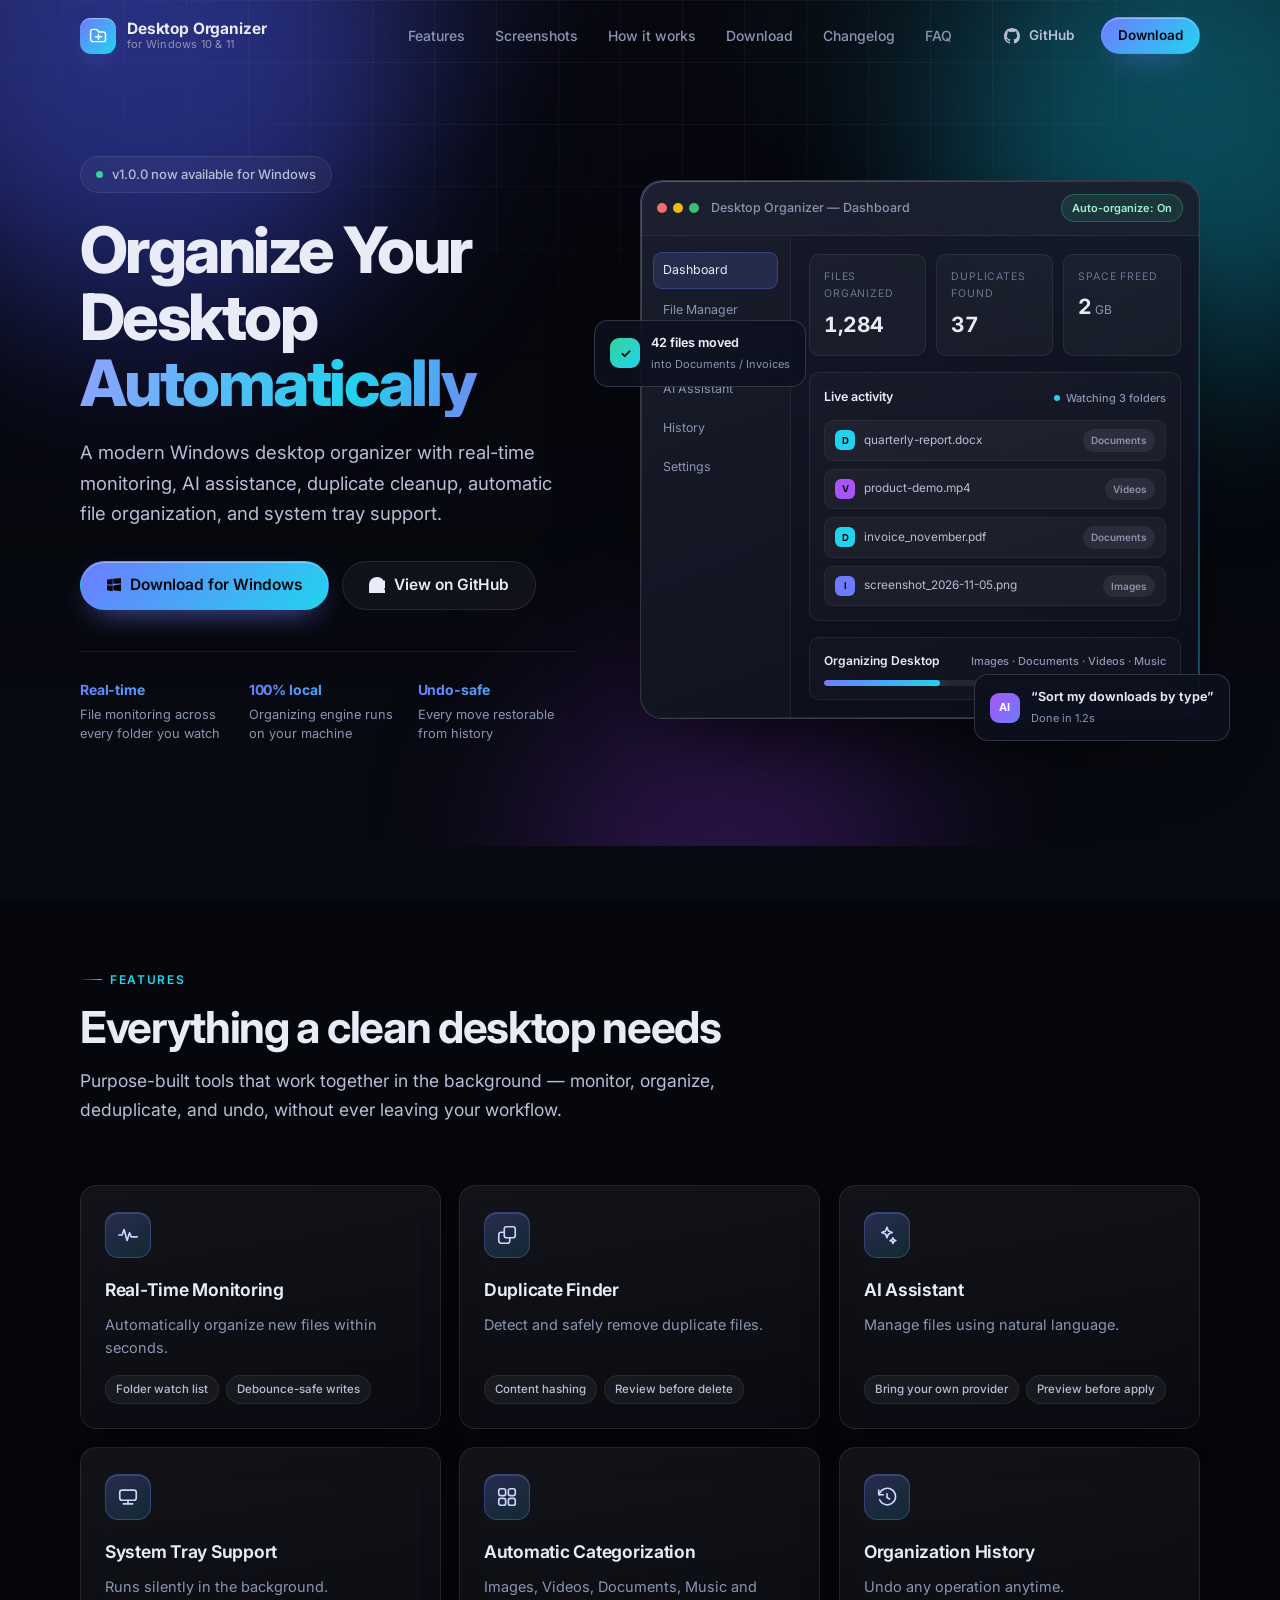
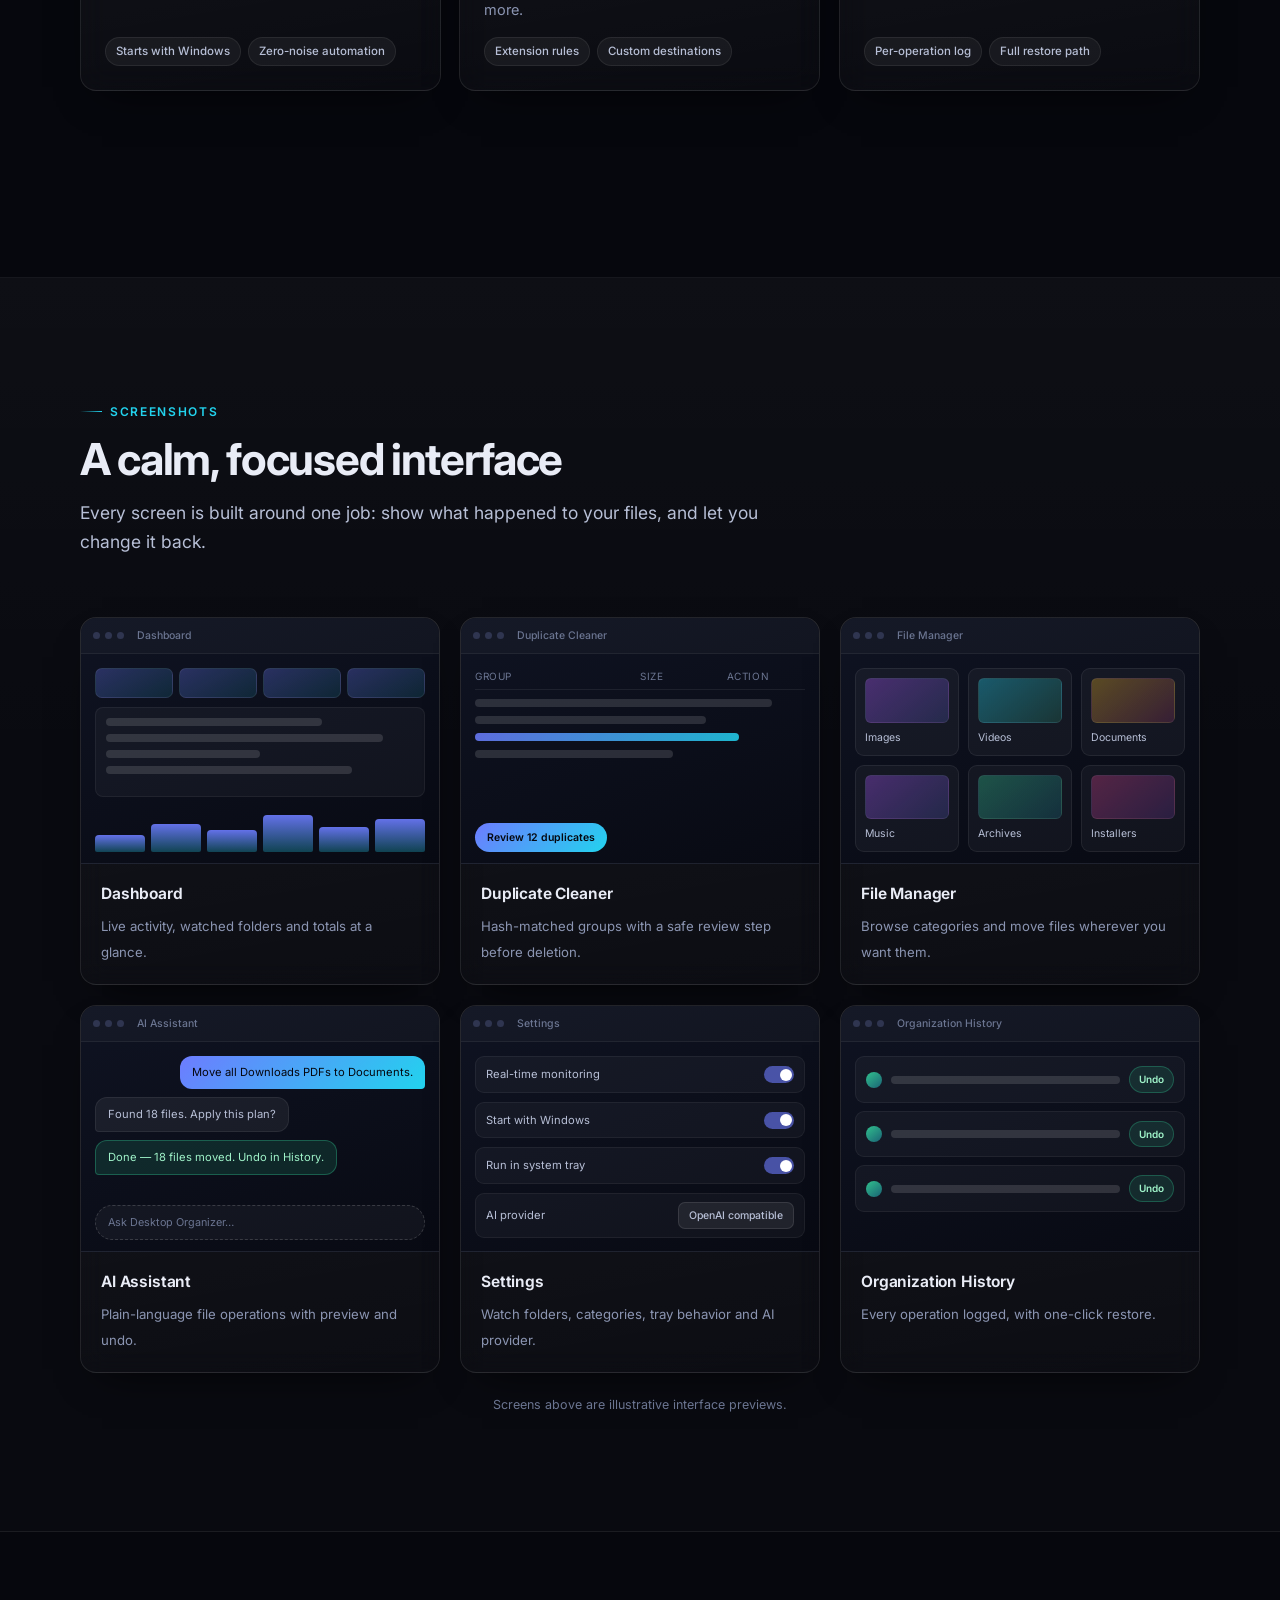
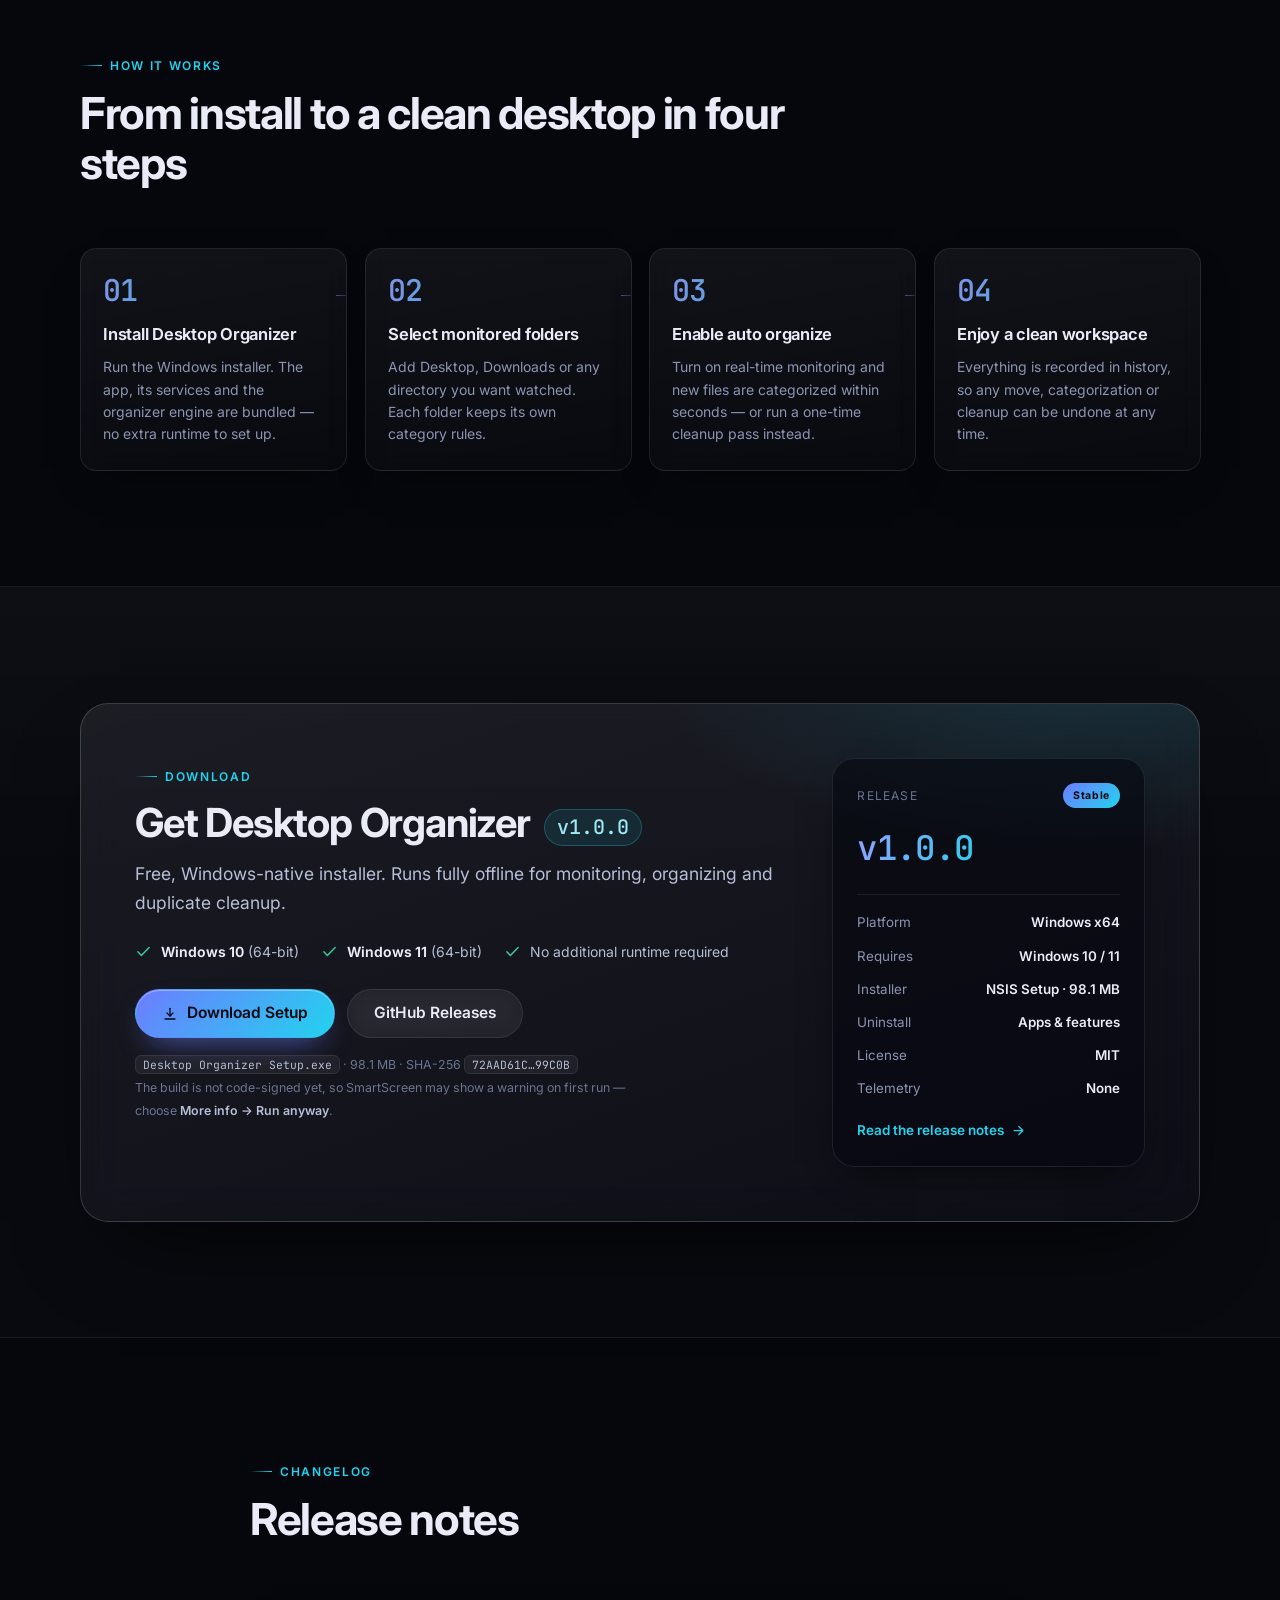
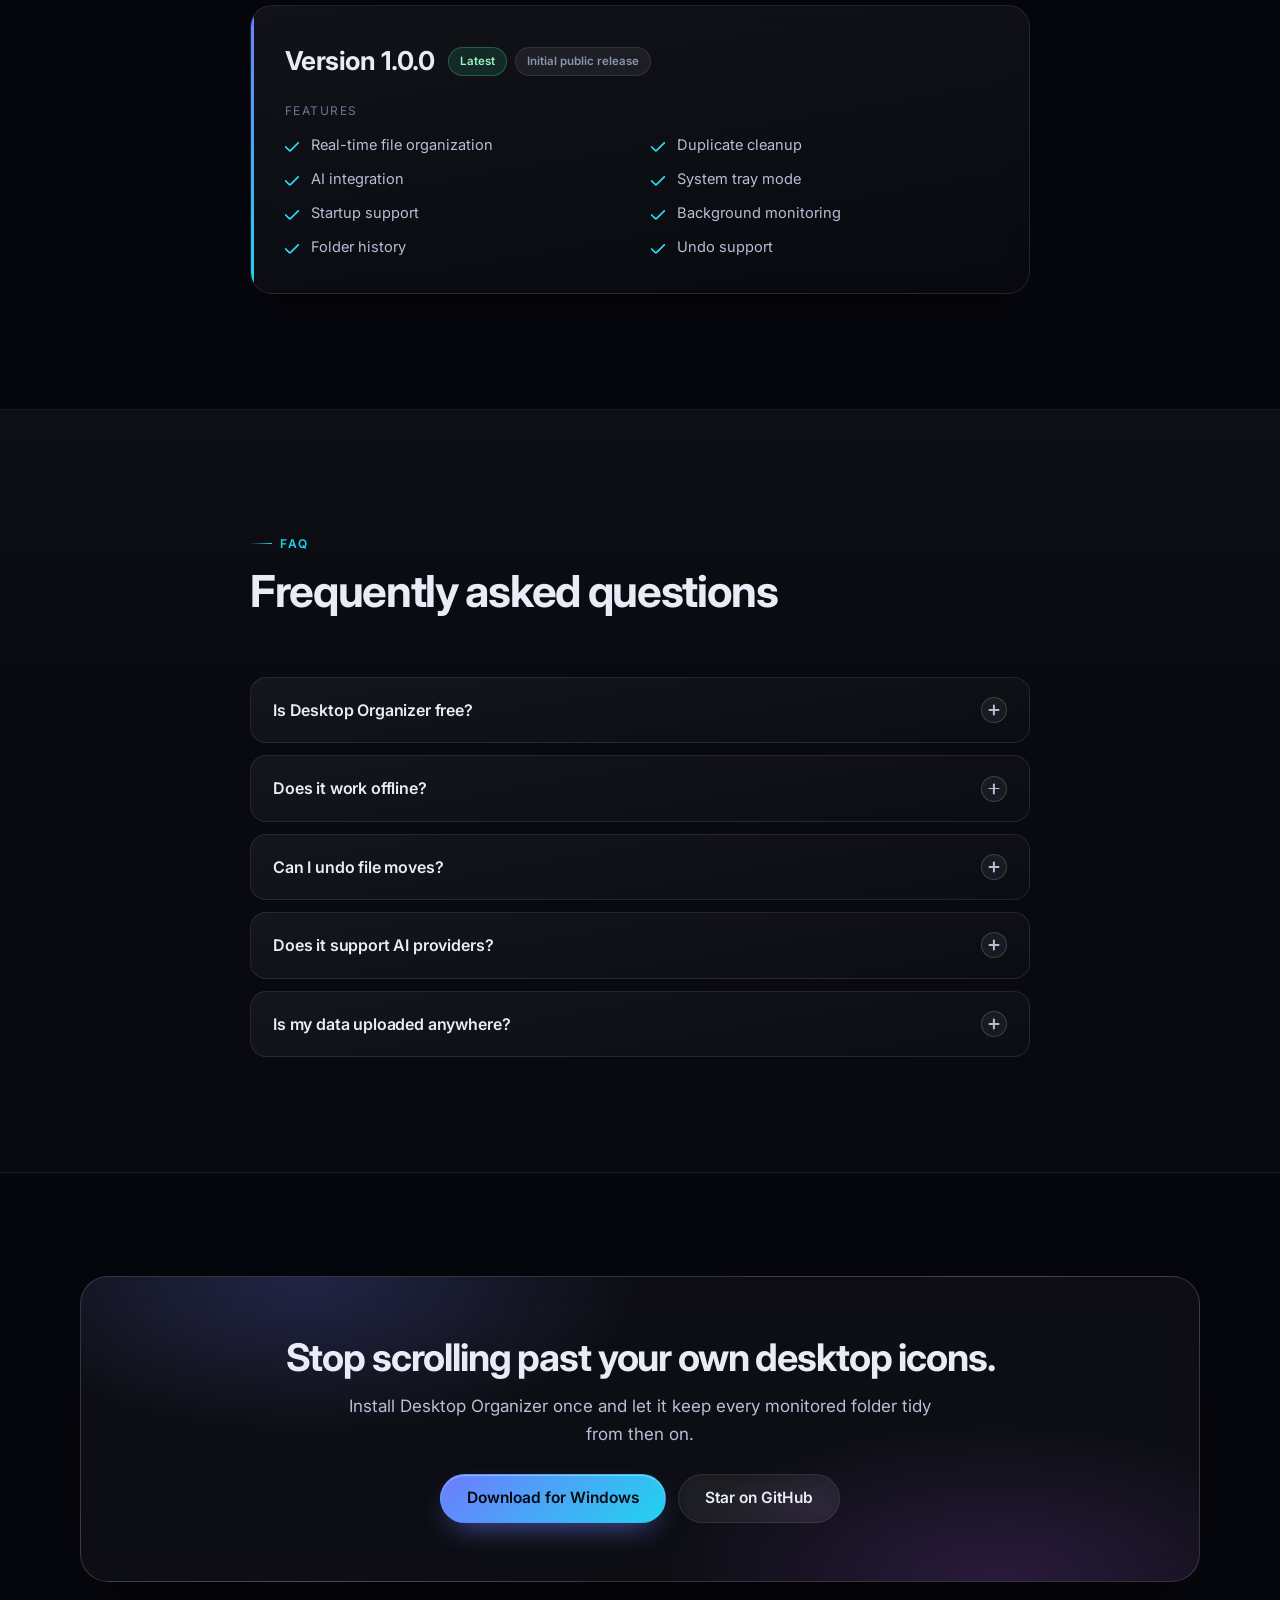
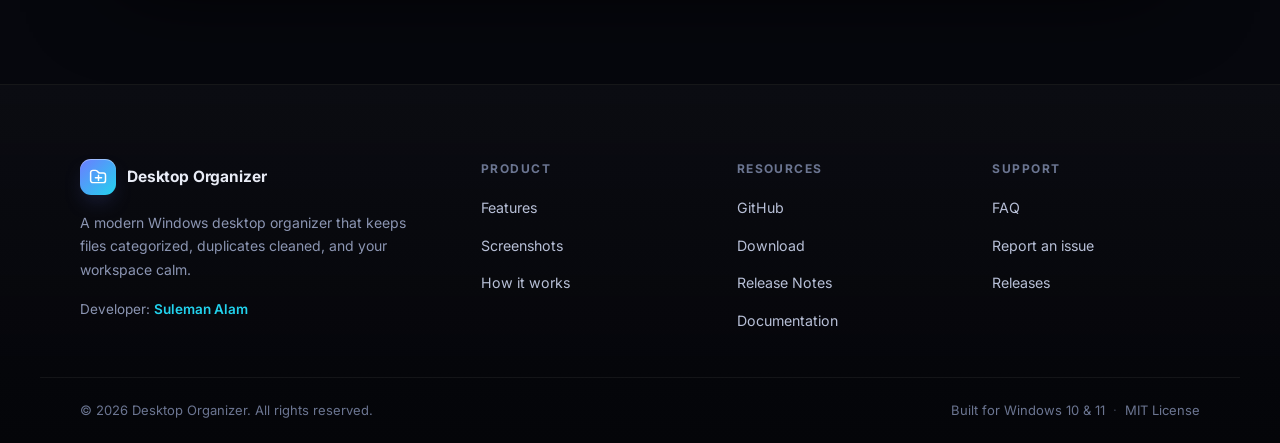
<file: website/index.html>
<!DOCTYPE html>
<html lang="en">
<head>
<meta charset="utf-8">
<meta name="viewport" content="width=device-width, initial-scale=1">
<title>Desktop Organizer - Smart Windows File Organizer</title>
<meta name="description" content="Desktop Organizer automatically organizes files, detects duplicates, supports AI-powered file management, and keeps your Windows desktop clean.">
<meta name="author" content="Suleman Alam">
<meta name="theme-color" content="#06070d">
<meta name="color-scheme" content="dark">
<link rel="canonical" href="https://iifamily409-rgb.github.io/Desktop-Organizer/">
<meta name="robots" content="index, follow">

<meta property="og:type" content="website">
<meta property="og:site_name" content="Desktop Organizer">
<meta property="og:title" content="Desktop Organizer - Smart Windows File Organizer">
<meta property="og:description" content="Automatically organizes files, detects duplicates, supports AI-powered file management, and keeps your Windows desktop clean.">
<meta property="og:url" content="https://iifamily409-rgb.github.io/Desktop-Organizer/">
<meta property="og:image" content="https://iifamily409-rgb.github.io/Desktop-Organizer/assets/og-image.png">
<meta name="twitter:card" content="summary_large_image">
<meta name="twitter:title" content="Desktop Organizer - Smart Windows File Organizer">
<meta name="twitter:description" content="A modern Windows desktop organizer with real-time monitoring, AI assistance, duplicate cleanup and system tray support.">
<meta name="twitter:image" content="https://iifamily409-rgb.github.io/Desktop-Organizer/assets/og-image.png">

<link rel="icon" href="./assets/favicon.svg" type="image/svg+xml">
<link rel="apple-touch-icon" href="./assets/icon.png">
<link rel="preconnect" href="https://fonts.googleapis.com">
<link rel="preconnect" href="https://fonts.gstatic.com" crossorigin>
<link rel="stylesheet" href="https://fonts.googleapis.com/css2?family=Inter:wght@400;500;600;700;800&family=JetBrains+Mono:wght@400;500&display=swap">
<link rel="stylesheet" href="./style.css">

<script type="application/ld+json">
{
  "@context": "https://schema.org",
  "@type": "SoftwareApplication",
  "name": "Desktop Organizer",
  "applicationCategory": "UtilitiesApplication",
  "operatingSystem": "Windows 10, Windows 11",
  "softwareVersion": "1.0.0",
  "url": "https://iifamily409-rgb.github.io/Desktop-Organizer/",
  "description": "Desktop Organizer automatically organizes files, detects duplicates, supports AI-powered file management, and keeps your Windows desktop clean.",
  "author": { "@type": "Person", "name": "Suleman Alam" },
  "license": "https://opensource.org/licenses/MIT",
  "offers": { "@type": "Offer", "price": "0", "priceCurrency": "USD" }
}
</script>
</head>
<body>
<a class="skip-link" href="#main">Skip to content</a>

<header class="site-header" id="siteHeader">
  <div class="container header-inner">
    <a class="brand" href="#home" aria-label="Desktop Organizer home">
      <span class="brand-mark" aria-hidden="true">
        <svg viewBox="0 0 24 24" fill="none" stroke="currentColor" stroke-width="1.7" stroke-linecap="round" stroke-linejoin="round">
          <path d="M3 7.5A2.5 2.5 0 0 1 5.5 5h3.1c.66 0 1.28.26 1.75.72L11.9 7.3c.47.46 1.09.72 1.75.72h3.9A2.5 2.5 0 0 1 20 10.5v6A2.5 2.5 0 0 1 17.5 19h-12A2.5 2.5 0 0 1 3 16.5v-9Z"/>
          <path d="M8.5 13.5h7M12 10.5v6"/>
        </svg>
      </span>
      <span class="brand-text">
        <span class="brand-name">Desktop Organizer</span>
        <span class="brand-sub">for Windows 10 &amp; 11</span>
      </span>
    </a>

    <nav class="site-nav" id="siteNav" aria-label="Primary">
      <ul class="nav-links">
        <li><a href="#features">Features</a></li>
        <li><a href="#screenshots">Screenshots</a></li>
        <li><a href="#how-it-works">How it works</a></li>
        <li><a href="#download">Download</a></li>
        <li><a href="#changelog">Changelog</a></li>
        <li><a href="#faq">FAQ</a></li>
      </ul>
      <div class="nav-mobile-actions">
        <a class="btn btn-primary btn-block" href="./downloads/Desktop%20Organizer%20Setup.exe" download="Desktop Organizer Setup.exe">Download for Windows</a>
      </div>
    </nav>

    <div class="header-actions">
      <a class="btn btn-ghost btn-sm github-btn" href="https://github.com/iifamily409-rgb/Desktop-Organizer" target="_blank" rel="noopener">
        <svg viewBox="0 0 16 16" aria-hidden="true" fill="currentColor"><path d="M8 0C3.58 0 0 3.58 0 8a8 8 0 0 0 5.47 7.59c.4.07.55-.17.55-.38 0-.19-.01-.82-.01-1.49-2.01.37-2.53-.49-2.69-.94-.09-.23-.48-.94-.82-1.13-.28-.15-.68-.52-.01-.53.63-.01 1.08.58 1.23.82.72 1.21 1.87.87 2.33.66.07-.52.28-.87.51-1.07-1.78-.2-3.64-.89-3.64-3.95 0-.87.31-1.59.82-2.15-.08-.2-.36-1.02.08-2.12 0 0 .67-.21 2.2.82a7.6 7.6 0 0 1 2-.27c.68 0 1.36.09 2 .27 1.53-1.04 2.2-.82 2.2-.82.44 1.1.16 1.92.08 2.12.51.56.82 1.27.82 2.15 0 3.07-1.87 3.75-3.65 3.95.29.25.54.73.54 1.48 0 1.07-.01 1.94-.01 2.21 0 .21.15.46.55.38A8 8 0 0 0 16 8c0-4.42-3.58-8-8-8Z"/></svg>
        <span>GitHub</span>
      </a>
      <a class="btn btn-primary btn-sm" href="#download">Download</a>
      <button class="nav-toggle" id="navToggle" type="button" aria-label="Open navigation menu" aria-controls="siteNav" aria-expanded="false">
        <span></span><span></span><span></span>
      </button>
    </div>
  </div>
</header>

<main id="main">

  <!-- ============ HERO ============ -->
  <section class="hero" id="home">
    <div class="hero-bg" aria-hidden="true">
      <span class="orb orb-a"></span>
      <span class="orb orb-b"></span>
      <span class="orb orb-c"></span>
      <span class="grid-overlay"></span>
    </div>

    <div class="container hero-inner">
      <div class="hero-copy">
        <p class="hero-badge reveal">
          <span class="pulse-dot" aria-hidden="true"></span>
          v1.0.0 now available for Windows
        </p>

        <h1 class="hero-title reveal delay-1">
          Organize Your Desktop
          <span class="gradient-text">Automatically</span>
        </h1>

        <p class="hero-subtitle reveal delay-2">
          A modern Windows desktop organizer with real-time monitoring, AI assistance,
          duplicate cleanup, automatic file organization, and system tray support.
        </p>

        <div class="hero-actions reveal delay-3">
          <a class="btn btn-primary btn-lg" href="./downloads/Desktop%20Organizer%20Setup.exe" download="Desktop Organizer Setup.exe">
            <svg class="win-glyph" viewBox="0 0 16 16" aria-hidden="true" fill="currentColor"><path d="M0 1.9 6.5.84v6.7H0V1.9Zm0 12.2 6.5 1.06V8.46H0v5.64ZM7.2 8.46 16 7.24v7.9l-8.8-1.24V8.46Zm0-7.6L16 0v6.3l-8.8.15V.86Z"/></svg>
            Download for Windows
          </a>
          <a class="btn btn-secondary btn-lg" href="https://github.com/iifamily409-rgb/Desktop-Organizer" target="_blank" rel="noopener">
            <svg viewBox="0 0 16 16" aria-hidden="true" fill="currentColor"><path d="M0 8a8 8 0 0 1 8-8 8 8 0 0 1 8 8 8 8 0 0 1-5.28 7.59c-.39.07-.54-.17-.54-.37v-1.35c2.18.46 2.64-1.04 2.64-1.04.36-.9.87-1.15.87-1.15.71-.48-.05-.47-.05-.47.79.05 1.2.8 1.2.8.69 1.19 1.82.85 2.26.65.07-.5.27-.85.49-1.05-1.72-.2-3.53-.86-3.53-3.83 0-.85.3-1.54.8-2.08-.08-.2-.35-.99.07-2.06 0 0 .65-.21 2.14.79a7.5 7.5 0 0 1 3.9 0c1.48-1 2.13-.79 2.13-.79.43 1.07.16 1.86.08 2.06.5.54.8 1.23.8 2.08 0 2.98-1.82 3.63-3.55 3.82.28.24.53.72.53 1.45v2.15c0 .2.13.45.54.37A8 8 0 0 1 0 8Z"/></svg>
            View on GitHub
          </a>
        </div>

        <dl class="hero-stats reveal delay-4">
          <div><dt>Real-time</dt><dd>File monitoring across every folder you watch</dd></div>
          <div><dt>100% local</dt><dd>Organizing engine runs on your machine</dd></div>
          <div><dt>Undo-safe</dt><dd>Every move restorable from history</dd></div>
        </dl>
      </div>

      <div class="hero-visual reveal delay-2">
        <div class="app-window" data-tilt>
          <div class="app-chrome">
            <span class="dots" aria-hidden="true"><i></i><i></i><i></i></span>
            <span class="app-title">Desktop Organizer — Dashboard</span>
            <span class="app-chip">Auto-organize: On</span>
          </div>

          <div class="app-body" aria-hidden="true">
            <aside class="app-side">
              <span class="side-item is-active">Dashboard</span>
              <span class="side-item">File Manager</span>
              <span class="side-item">Duplicate Finder</span>
              <span class="side-item">AI Assistant</span>
              <span class="side-item">History</span>
              <span class="side-item">Settings</span>
            </aside>

            <div class="app-main">
              <div class="app-tiles">
                <div class="tile"><span class="tile-label">Files organized</span><strong class="tile-value" data-count="1284">0</strong></div>
                <div class="tile"><span class="tile-label">Duplicates found</span><strong class="tile-value" data-count="37">0</strong></div>
                <div class="tile"><span class="tile-label">Space freed</span><strong class="tile-value" data-count="2">0</strong><span class="tile-unit">GB</span></div>
              </div>

              <div class="app-panel">
                <div class="panel-head">
                  <span>Live activity</span>
                  <span class="panel-sub"><i class="live-dot"></i> Watching 3 folders</span>
                </div>
                <ul class="activity-list" id="activityList"></ul>
              </div>

              <div class="app-progress">
                <div class="progress-head"><span>Organizing Desktop</span><span class="muted">Images · Documents · Videos · Music</span></div>
                <div class="bar"><span class="bar-fill"></span></div>
              </div>
            </div>
          </div>
        </div>

        <div class="floating-card float-a" aria-hidden="true">
          <span class="fc-icon">✓</span>
          <div><strong>42 files moved</strong><small>into Documents / Invoices</small></div>
        </div>
        <div class="floating-card float-b" aria-hidden="true">
          <span class="fc-icon fc-purple">AI</span>
          <div><strong>“Sort my downloads by type”</strong><small>Done in 1.2s</small></div>
        </div>
      </div>
    </div>
  </section>

  <!-- ============ FEATURES ============ -->
  <section class="section" id="features">
    <div class="container">
      <header class="section-head reveal">
        <p class="eyebrow">Features</p>
        <h2>Everything a clean desktop needs</h2>
        <p class="section-sub">
          Purpose-built tools that work together in the background — monitor, organize, deduplicate,
          and undo, without ever leaving your workflow.
        </p>
      </header>

      <div class="feature-grid">
        <article class="feature-card reveal">
          <span class="feature-icon" aria-hidden="true">
            <svg viewBox="0 0 24 24" fill="none" stroke="currentColor" stroke-width="1.8" stroke-linecap="round" stroke-linejoin="round"><path d="M2 12h3.5l2.2-6 3.3 12 2.7-8.4 1.8 4.4H22"/></svg>
          </span>
          <h3>Real-Time Monitoring</h3>
          <p>Automatically organize new files within seconds.</p>
          <ul class="feature-meta"><li>Folder watch list</li><li>Debounce-safe writes</li></ul>
        </article>

        <article class="feature-card reveal delay-1">
          <span class="feature-icon" aria-hidden="true">
            <svg viewBox="0 0 24 24" fill="none" stroke="currentColor" stroke-width="1.8" stroke-linecap="round" stroke-linejoin="round"><rect x="9" y="3" width="12" height="12" rx="2.5"/><path d="M15 15v3.5A2.5 2.5 0 0 1 12.5 21H6a3 3 0 0 1-3-3v-6.5A2.5 2.5 0 0 1 5.5 9H9"/></svg>
          </span>
          <h3>Duplicate Finder</h3>
          <p>Detect and safely remove duplicate files.</p>
          <ul class="feature-meta"><li>Content hashing</li><li>Review before delete</li></ul>
        </article>

        <article class="feature-card reveal delay-2">
          <span class="feature-icon" aria-hidden="true">
            <svg viewBox="0 0 24 24" fill="none" stroke="currentColor" stroke-width="1.8" stroke-linecap="round" stroke-linejoin="round"><path d="M12 3.5l1.6 4.1 4.1 1.6-4.1 1.6L12 15l-1.6-4.2L6.3 9.2l4.1-1.6L12 3.5Z"/><path d="M18.5 15l.9 2.2 2.2.9-2.2.9-.9 2.2-.9-2.2-2.2-.9 2.2-.9.9-2.2Z"/></svg>
          </span>
          <h3>AI Assistant</h3>
          <p>Manage files using natural language.</p>
          <ul class="feature-meta"><li>Bring your own provider</li><li>Preview before apply</li></ul>
        </article>

        <article class="feature-card reveal">
          <span class="feature-icon" aria-hidden="true">
            <svg viewBox="0 0 24 24" fill="none" stroke="currentColor" stroke-width="1.8" stroke-linecap="round" stroke-linejoin="round"><rect x="3" y="4.5" width="18" height="11" rx="2.5"/><path d="M7 19.5h10M12 15.5v4"/></svg>
          </span>
          <h3>System Tray Support</h3>
          <p>Runs silently in the background.</p>
          <ul class="feature-meta"><li>Starts with Windows</li><li>Zero-noise automation</li></ul>
        </article>

        <article class="feature-card reveal delay-1">
          <span class="feature-icon" aria-hidden="true">
            <svg viewBox="0 0 24 24" fill="none" stroke="currentColor" stroke-width="1.8" stroke-linecap="round" stroke-linejoin="round"><rect x="3" y="3" width="7.5" height="7.5" rx="2"/><rect x="13.5" y="3" width="7.5" height="7.5" rx="2"/><rect x="3" y="13.5" width="7.5" height="7.5" rx="2"/><rect x="13.5" y="13.5" width="7.5" height="7.5" rx="2"/></svg>
          </span>
          <h3>Automatic Categorization</h3>
          <p>Images, Videos, Documents, Music and more.</p>
          <ul class="feature-meta"><li>Extension rules</li><li>Custom destinations</li></ul>
        </article>

        <article class="feature-card reveal delay-2">
          <span class="feature-icon" aria-hidden="true">
            <svg viewBox="0 0 24 24" fill="none" stroke="currentColor" stroke-width="1.8" stroke-linecap="round" stroke-linejoin="round"><path d="M3.5 9.5A9 9 0 1 1 4 15"/><path d="M3 4.5v5h5"/><path d="M12 8.5v4l2.8 1.7"/></svg>
          </span>
          <h3>Organization History</h3>
          <p>Undo any operation anytime.</p>
          <ul class="feature-meta"><li>Per-operation log</li><li>Full restore path</li></ul>
        </article>
      </div>

      <ul class="chip-row reveal" aria-label="Also included">
        <li>Startup support</li>
        <li>Background monitoring</li>
        <li>Folder history</li>
        <li>Undo support</li>
        <li>Duplicate cleanup</li>
        <li>AI integration</li>
      </ul>
    </div>
  </section>

  <!-- ============ SCREENSHOTS ============ -->
  <section class="section section-alt" id="screenshots">
    <div class="container">
      <header class="section-head reveal">
        <p class="eyebrow">Screenshots</p>
        <h2>A calm, focused interface</h2>
        <p class="section-sub">
          Every screen is built around one job: show what happened to your files, and let you change it back.
        </p>
      </header>

      <div class="shot-grid">
        <figure class="shot-card reveal">
          <div class="shot-frame" aria-hidden="true">
            <div class="shot-bar"><i></i><i></i><i></i><span>Dashboard</span></div>
            <div class="shot-body shot-dashboard">
              <div class="mini-tiles"><span></span><span></span><span></span><span></span></div>
              <div class="mini-panel tall"><div class="mini-row w-70"></div><div class="mini-row w-90"></div><div class="mini-row w-50"></div><div class="mini-row w-80"></div></div>
              <div class="mini-bars"><i style="height:38%"></i><i style="height:62%"></i><i style="height:48%"></i><i style="height:82%"></i><i style="height:56%"></i><i style="height:72%"></i></div>
            </div>
          </div>
          <figcaption><strong>Dashboard</strong><span>Live activity, watched folders and totals at a glance.</span></figcaption>
        </figure>

        <figure class="shot-card reveal delay-1">
          <div class="shot-frame" aria-hidden="true">
            <div class="shot-bar"><i></i><i></i><i></i><span>Duplicate Cleaner</span></div>
            <div class="shot-body shot-list">
              <div class="mini-head"><span>Group</span><span>Size</span><span>Action</span></div>
              <div class="mini-row w-90"></div>
              <div class="mini-row w-70"></div>
              <div class="mini-row w-80 is-accent"></div>
              <div class="mini-row w-60"></div>
              <div class="mini-cta">Review 12 duplicates</div>
            </div>
          </div>
          <figcaption><strong>Duplicate Cleaner</strong><span>Hash-matched groups with a safe review step before deletion.</span></figcaption>
        </figure>

        <figure class="shot-card reveal delay-2">
          <div class="shot-frame" aria-hidden="true">
            <div class="shot-bar"><i></i><i></i><i></i><span>File Manager</span></div>
            <div class="shot-body shot-files">
              <div class="file-tile"><i></i><span>Images</span></div>
              <div class="file-tile"><i></i><span>Videos</span></div>
              <div class="file-tile"><i></i><span>Documents</span></div>
              <div class="file-tile"><i></i><span>Music</span></div>
              <div class="file-tile"><i></i><span>Archives</span></div>
              <div class="file-tile"><i></i><span>Installers</span></div>
            </div>
          </div>
          <figcaption><strong>File Manager</strong><span>Browse categories and move files wherever you want them.</span></figcaption>
        </figure>

        <figure class="shot-card reveal">
          <div class="shot-frame" aria-hidden="true">
            <div class="shot-bar"><i></i><i></i><i></i><span>AI Assistant</span></div>
            <div class="shot-body shot-chat">
              <div class="bubble in">Move all Downloads PDFs to Documents.</div>
              <div class="bubble out">Found 18 files. Apply this plan?</div>
              <div class="bubble done">Done — 18 files moved. Undo in History.</div>
              <div class="chat-input">Ask Desktop Organizer…</div>
            </div>
          </div>
          <figcaption><strong>AI Assistant</strong><span>Plain-language file operations with preview and undo.</span></figcaption>
        </figure>

        <figure class="shot-card reveal delay-1">
          <div class="shot-frame" aria-hidden="true">
            <div class="shot-bar"><i></i><i></i><i></i><span>Settings</span></div>
            <div class="shot-body shot-settings">
              <div class="set-row"><span>Real-time monitoring</span><b class="toggle on"></b></div>
              <div class="set-row"><span>Start with Windows</span><b class="toggle on"></b></div>
              <div class="set-row"><span>Run in system tray</span><b class="toggle on"></b></div>
              <div class="set-row"><span>AI provider</span><b class="select">OpenAI compatible</b></div>
            </div>
          </div>
          <figcaption><strong>Settings</strong><span>Watch folders, categories, tray behavior and AI provider.</span></figcaption>
        </figure>

        <figure class="shot-card reveal delay-2">
          <div class="shot-frame" aria-hidden="true">
            <div class="shot-bar"><i></i><i></i><i></i><span>Organization History</span></div>
            <div class="shot-body shot-history">
              <div class="hist-item"><i></i><div class="mini-row w-70"></div><b>Undo</b></div>
              <div class="hist-item"><i></i><div class="mini-row w-60"></div><b>Undo</b></div>
              <div class="hist-item"><i></i><div class="mini-row w-80"></div><b>Undo</b></div>
            </div>
          </div>
          <figcaption><strong>Organization History</strong><span>Every operation logged, with one-click restore.</span></figcaption>
        </figure>
      </div>

      <p class="shot-note reveal">Screens above are illustrative interface previews.</p>
    </div>
  </section>

  <!-- ============ HOW IT WORKS ============ -->
  <section class="section" id="how-it-works">
    <div class="container">
      <header class="section-head reveal">
        <p class="eyebrow">How it works</p>
        <h2>From install to a clean desktop in four steps</h2>
      </header>

      <ol class="steps">
        <li class="step reveal">
          <span class="step-num">01</span>
          <div class="step-body">
            <h3>Install Desktop Organizer</h3>
            <p>Run the Windows installer. The app, its services and the organizer engine are bundled — no extra runtime to set up.</p>
          </div>
        </li>
        <li class="step reveal delay-1">
          <span class="step-num">02</span>
          <div class="step-body">
            <h3>Select monitored folders</h3>
            <p>Add Desktop, Downloads or any directory you want watched. Each folder keeps its own category rules.</p>
          </div>
        </li>
        <li class="step reveal delay-2">
          <span class="step-num">03</span>
          <div class="step-body">
            <h3>Enable auto organize</h3>
            <p>Turn on real-time monitoring and new files are categorized within seconds — or run a one-time cleanup pass instead.</p>
          </div>
        </li>
        <li class="step reveal delay-3">
          <span class="step-num">04</span>
          <div class="step-body">
            <h3>Enjoy a clean workspace</h3>
            <p>Everything is recorded in history, so any move, categorization or cleanup can be undone at any time.</p>
          </div>
        </li>
      </ol>
    </div>
  </section>

  <!-- ============ DOWNLOAD ============ -->
  <section class="section section-alt" id="download">
    <div class="container">
      <div class="download-panel reveal">
        <div class="download-copy">
          <p class="eyebrow">Download</p>
          <h2>Get Desktop Organizer <span class="version-chip">v1.0.0</span></h2>
          <p class="section-sub">
            Free, Windows-native installer. Runs fully offline for monitoring, organizing and duplicate cleanup.
          </p>

          <ul class="requirements">
            <li>
              <svg viewBox="0 0 24 24" fill="none" stroke="currentColor" stroke-width="2" stroke-linecap="round" stroke-linejoin="round" aria-hidden="true"><path d="M4 12.5 9 17.5 20 6.5"/></svg>
              <span><strong>Windows 10</strong> (64-bit)</span>
            </li>
            <li>
              <svg viewBox="0 0 24 24" fill="none" stroke="currentColor" stroke-width="2" stroke-linecap="round" stroke-linejoin="round" aria-hidden="true"><path d="M4 12.5 9 17.5 20 6.5"/></svg>
              <span><strong>Windows 11</strong> (64-bit)</span>
            </li>
            <li>
              <svg viewBox="0 0 24 24" fill="none" stroke="currentColor" stroke-width="2" stroke-linecap="round" stroke-linejoin="round" aria-hidden="true"><path d="M4 12.5 9 17.5 20 6.5"/></svg>
              <span>No additional runtime required</span>
            </li>
          </ul>

          <div class="download-actions">
            <a class="btn btn-primary btn-lg" href="./downloads/Desktop%20Organizer%20Setup.exe" download="Desktop Organizer Setup.exe">
              <svg viewBox="0 0 24 24" fill="none" stroke="currentColor" stroke-width="1.9" stroke-linecap="round" stroke-linejoin="round" aria-hidden="true"><path d="M12 3.5v11"/><path d="m7.5 10.5 4.5 4.5 4.5-4.5"/><path d="M4.5 19.5h15"/></svg>
              Download Setup
            </a>
            <a class="btn btn-secondary btn-lg" href="https://github.com/iifamily409-rgb/Desktop-Organizer/releases" target="_blank" rel="noopener">GitHub Releases</a>
          </div>
          <p class="download-note">
            <code>Desktop Organizer Setup.exe</code> · 98.1 MB · SHA-256 <code>72AAD61C…99C0B</code><br>
            The build is not code-signed yet, so SmartScreen may show a warning on first run — choose
            <strong>More info → Run anyway</strong>.
          </p>
        </div>

        <aside class="download-card" aria-label="Release information">
          <div class="dc-head">
            <span>Release</span>
            <span class="dc-badge">Stable</span>
          </div>
          <p class="dc-version">v1.0.0</p>
          <dl class="dc-list">
            <div><dt>Platform</dt><dd>Windows x64</dd></div>
            <div><dt>Requires</dt><dd>Windows 10 / 11</dd></div>
            <div><dt>Installer</dt><dd>NSIS Setup · 98.1 MB</dd></div>
            <div><dt>Uninstall</dt><dd>Apps &amp; features</dd></div>
            <div><dt>License</dt><dd>MIT</dd></div>
            <div><dt>Telemetry</dt><dd>None</dd></div>
          </dl>
          <a class="dc-link" href="#changelog">Read the release notes
            <svg viewBox="0 0 24 24" fill="none" stroke="currentColor" stroke-width="2" stroke-linecap="round" stroke-linejoin="round" aria-hidden="true"><path d="M5 12h13"/><path d="m12.5 5.5 6.5 6.5-6.5 6.5"/></svg>
          </a>
        </aside>
      </div>
    </div>
  </section>

  <!-- ============ CHANGELOG ============ -->
  <section class="section" id="changelog">
    <div class="container narrow">
      <header class="section-head reveal">
        <p class="eyebrow">Changelog</p>
        <h2>Release notes</h2>
      </header>

      <article class="release reveal">
        <div class="release-head">
          <h3>Version 1.0.0</h3>
          <div class="release-tags"><span class="tag tag-latest">Latest</span><span class="tag">Initial public release</span></div>
        </div>
        <p class="release-lead">Features</p>
        <ul class="release-list">
          <li>Real-time file organization</li>
          <li>Duplicate cleanup</li>
          <li>AI integration</li>
          <li>System tray mode</li>
          <li>Startup support</li>
          <li>Background monitoring</li>
          <li>Folder history</li>
          <li>Undo support</li>
        </ul>
      </article>
    </div>
  </section>

  <!-- ============ FAQ ============ -->
  <section class="section section-alt" id="faq">
    <div class="container narrow">
      <header class="section-head reveal">
        <p class="eyebrow">FAQ</p>
        <h2>Frequently asked questions</h2>
      </header>

      <div class="faq-list reveal" id="faqList">
        <div class="faq-item">
          <h3><button class="faq-q" type="button" aria-expanded="false" aria-controls="faq-1" id="faq-1-btn"><span>Is Desktop Organizer free?</span><i class="faq-icon" aria-hidden="true"></i></button></h3>
          <div class="faq-a" id="faq-1" role="region" aria-labelledby="faq-1-btn">
            <div class="faq-a-inner">
              <p>Yes. Desktop Organizer is free to download and use on both Windows 10 and Windows 11, with all core features — monitoring, organizing, duplicate cleanup, history and undo — included. The project is distributed under the MIT license.</p>
            </div>
          </div>
        </div>

        <div class="faq-item">
          <h3><button class="faq-q" type="button" aria-expanded="false" aria-controls="faq-2" id="faq-2-btn"><span>Does it work offline?</span><i class="faq-icon" aria-hidden="true"></i></button></h3>
          <div class="faq-a" id="faq-2" role="region" aria-labelledby="faq-2-btn">
            <div class="faq-a-inner">
              <p>Fully. Real-time monitoring, categorization, duplicate detection, history and undo all run locally with no internet connection required. Only the optional AI assistant needs network access — and that depends on the provider you configure.</p>
            </div>
          </div>
        </div>

        <div class="faq-item">
          <h3><button class="faq-q" type="button" aria-expanded="false" aria-controls="faq-3" id="faq-3-btn"><span>Can I undo file moves?</span><i class="faq-icon" aria-hidden="true"></i></button></h3>
          <div class="faq-a" id="faq-3" role="region" aria-labelledby="faq-3-btn">
            <div class="faq-a-inner">
              <p>Yes. Every organizing run is recorded in Organization History with the original and destination paths for each file. Open the history entry and choose Undo to restore everything to where it started.</p>
            </div>
          </div>
        </div>

        <div class="faq-item">
          <h3><button class="faq-q" type="button" aria-expanded="false" aria-controls="faq-4" id="faq-4-btn"><span>Does it support AI providers?</span><i class="faq-icon" aria-hidden="true"></i></button></h3>
          <div class="faq-a" id="faq-4" role="region" aria-labelledby="faq-4-btn">
            <div class="faq-a-inner">
              <p>Desktop Organizer is provider-neutral: point the AI assistant at an OpenAI-compatible endpoint or a local model server, and it translates plain-language requests into file operations. Proposed actions are shown as a preview before anything touches your files.</p>
            </div>
          </div>
        </div>

        <div class="faq-item">
          <h3><button class="faq-q" type="button" aria-expanded="false" aria-controls="faq-5" id="faq-5-btn"><span>Is my data uploaded anywhere?</span><i class="faq-icon" aria-hidden="true"></i></button></h3>
          <div class="faq-a" id="faq-5" role="region" aria-labelledby="faq-5-btn">
            <div class="faq-a-inner">
              <p>No. There is no telemetry and no cloud sync — your files, folder structure and history database stay on your machine. If you enable the AI assistant, only the request text you send goes to the provider you configured, never your file contents unless you explicitly include them.</p>
            </div>
          </div>
        </div>
      </div>
    </div>
  </section>

  <!-- ============ CTA ============ -->
  <section class="cta-band">
    <div class="container">
      <div class="cta-inner reveal">
        <h2>Stop scrolling past your own desktop icons.</h2>
        <p>Install Desktop Organizer once and let it keep every monitored folder tidy from then on.</p>
        <div class="cta-actions">
          <a class="btn btn-primary btn-lg" href="./downloads/Desktop%20Organizer%20Setup.exe" download="Desktop Organizer Setup.exe">Download for Windows</a>
          <a class="btn btn-secondary btn-lg" href="https://github.com/iifamily409-rgb/Desktop-Organizer" target="_blank" rel="noopener">Star on GitHub</a>
        </div>
      </div>
    </div>
  </section>
</main>

<footer class="site-footer">
  <div class="container footer-grid">
    <div class="footer-brand">
      <a class="brand" href="#home">
        <span class="brand-mark" aria-hidden="true">
          <svg viewBox="0 0 24 24" fill="none" stroke="currentColor" stroke-width="1.7" stroke-linecap="round" stroke-linejoin="round">
            <path d="M3 7.5A2.5 2.5 0 0 1 5.5 5h3.1c.66 0 1.28.26 1.75.72L11.9 7.3c.47.46 1.09.72 1.75.72h3.9A2.5 2.5 0 0 1 20 10.5v6A2.5 2.5 0 0 1 17.5 19h-12A2.5 2.5 0 0 1 3 16.5v-9Z"/>
            <path d="M8.5 13.5h7M12 10.5v6"/>
          </svg>
        </span>
        <span class="brand-text"><span class="brand-name">Desktop Organizer</span></span>
      </a>
      <p>A modern Windows desktop organizer that keeps files categorized, duplicates cleaned, and your workspace calm.</p>
      <p class="developer">Developer: <a href="https://github.com/iifamily409-rgb" target="_blank" rel="noopener">Suleman Alam</a></p>
    </div>

    <nav class="footer-col" aria-label="Product">
      <h4>Product</h4>
      <ul>
        <li><a href="#features">Features</a></li>
        <li><a href="#screenshots">Screenshots</a></li>
        <li><a href="#how-it-works">How it works</a></li>
      </ul>
    </nav>

    <nav class="footer-col" aria-label="Resources">
      <h4>Resources</h4>
      <ul>
        <li><a href="https://github.com/iifamily409-rgb/Desktop-Organizer" target="_blank" rel="noopener">GitHub</a></li>
        <li><a href="./downloads/Desktop%20Organizer%20Setup.exe" download="Desktop Organizer Setup.exe">Download</a></li>
        <li><a href="#changelog">Release Notes</a></li>
        <li><a href="https://github.com/iifamily409-rgb/Desktop-Organizer" target="_blank" rel="noopener">Documentation</a></li>
      </ul>
    </nav>

    <nav class="footer-col" aria-label="Support">
      <h4>Support</h4>
      <ul>
        <li><a href="#faq">FAQ</a></li>
        <li><a href="https://github.com/iifamily409-rgb/Desktop-Organizer/issues" target="_blank" rel="noopener">Report an issue</a></li>
        <li><a href="https://github.com/iifamily409-rgb/Desktop-Organizer/releases" target="_blank" rel="noopener">Releases</a></li>
      </ul>
    </nav>
  </div>

  <div class="container footer-bottom">
    <p>© 2026 Desktop Organizer. All rights reserved.</p>
    <p class="footer-meta"><span>Built for Windows 10 &amp; 11</span><span class="sep">·</span><span>MIT License</span></p>
  </div>
</footer>

<button class="to-top" id="toTop" type="button" aria-label="Back to top">
  <svg viewBox="0 0 24 24" fill="none" stroke="currentColor" stroke-width="2" stroke-linecap="round" stroke-linejoin="round" aria-hidden="true"><path d="M12 19V5"/><path d="m5.5 11.5 6.5-6.5 6.5 6.5"/></svg>
</button>

<script src="./script.js" defer></script>
</body>
</html>
</file>
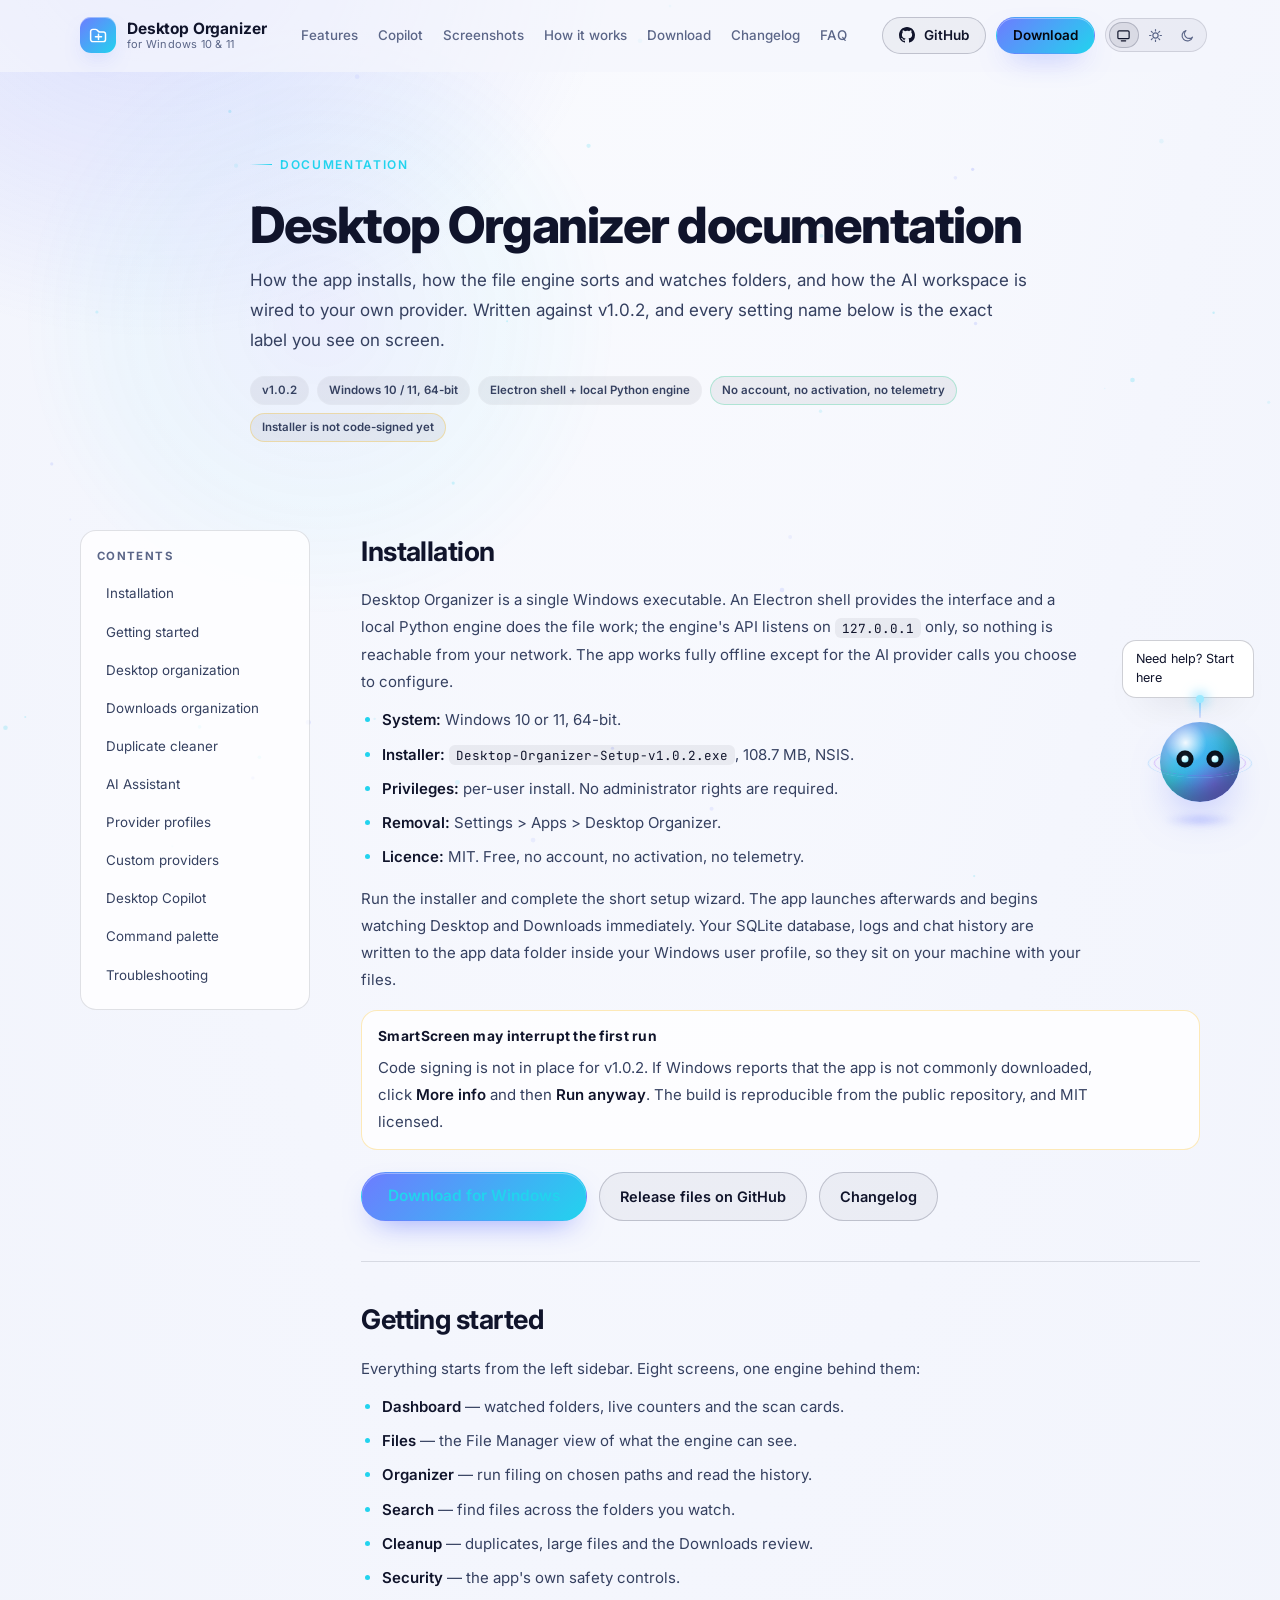
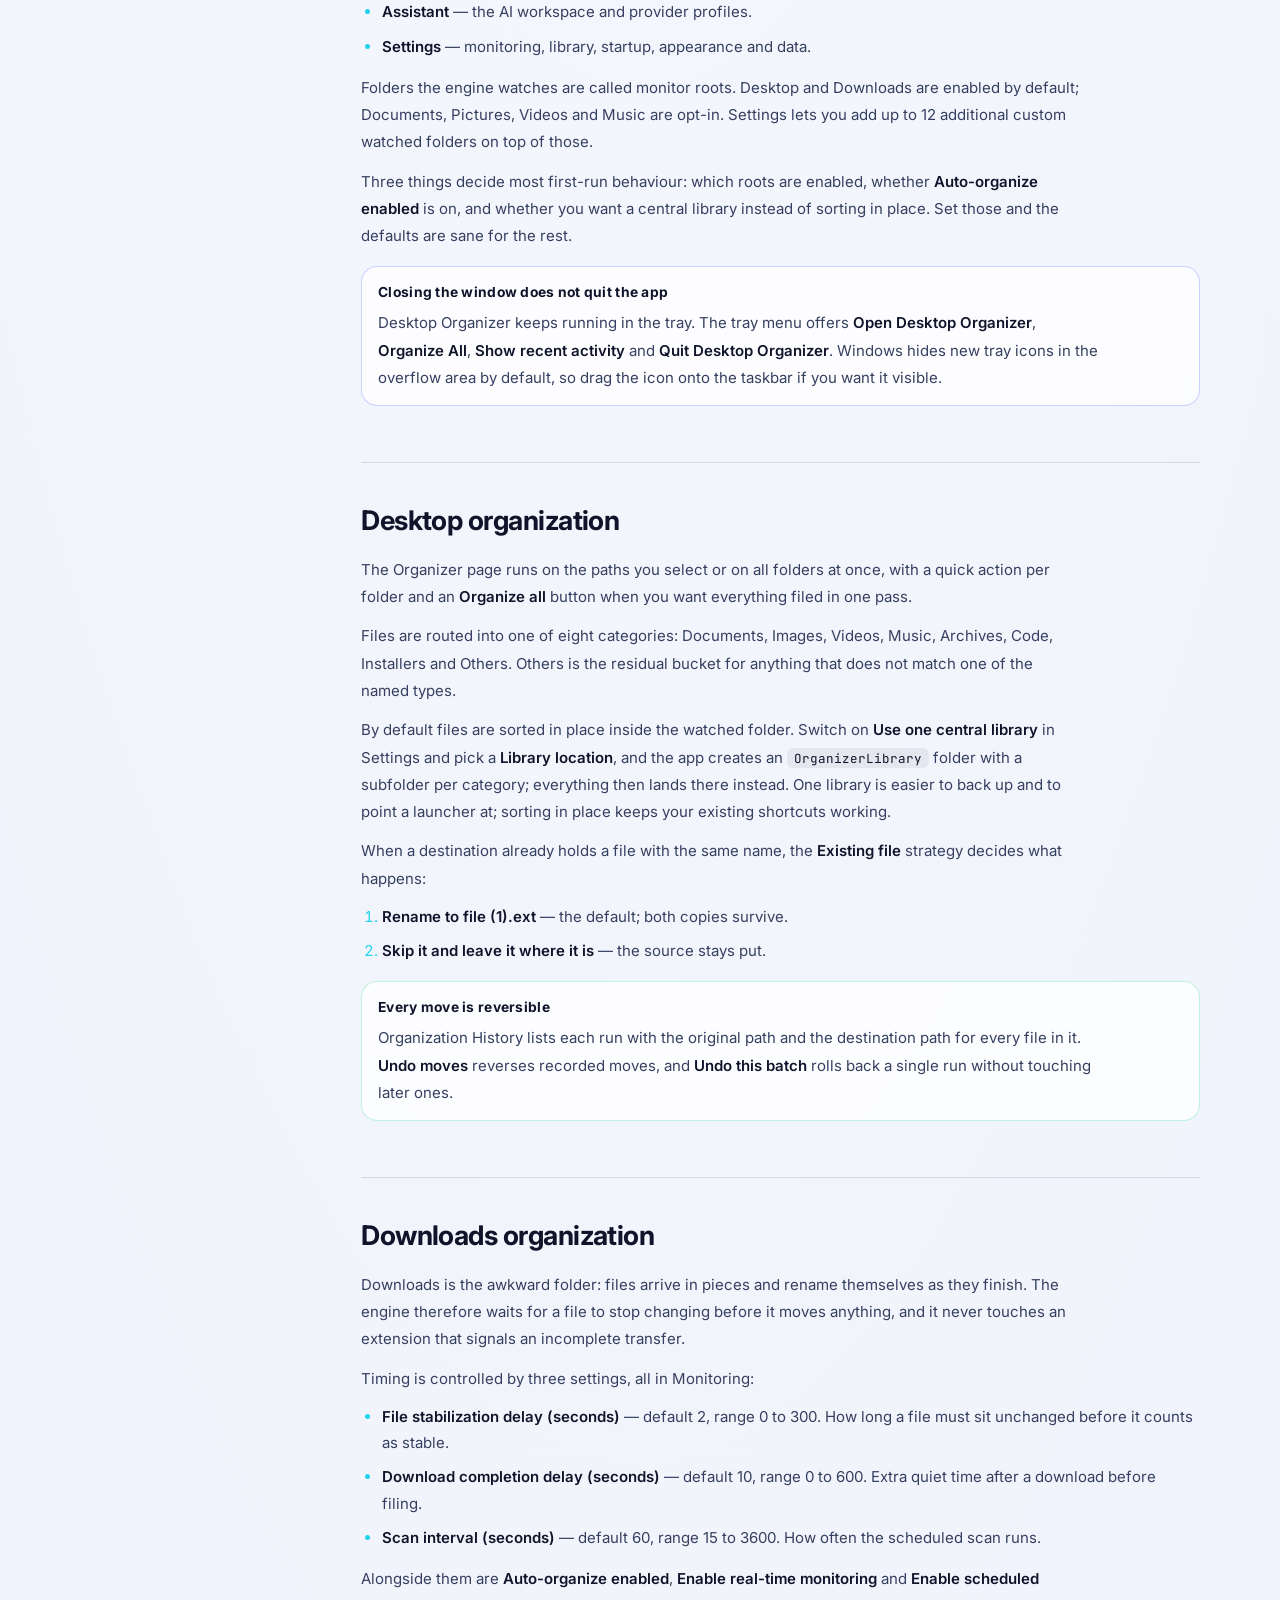
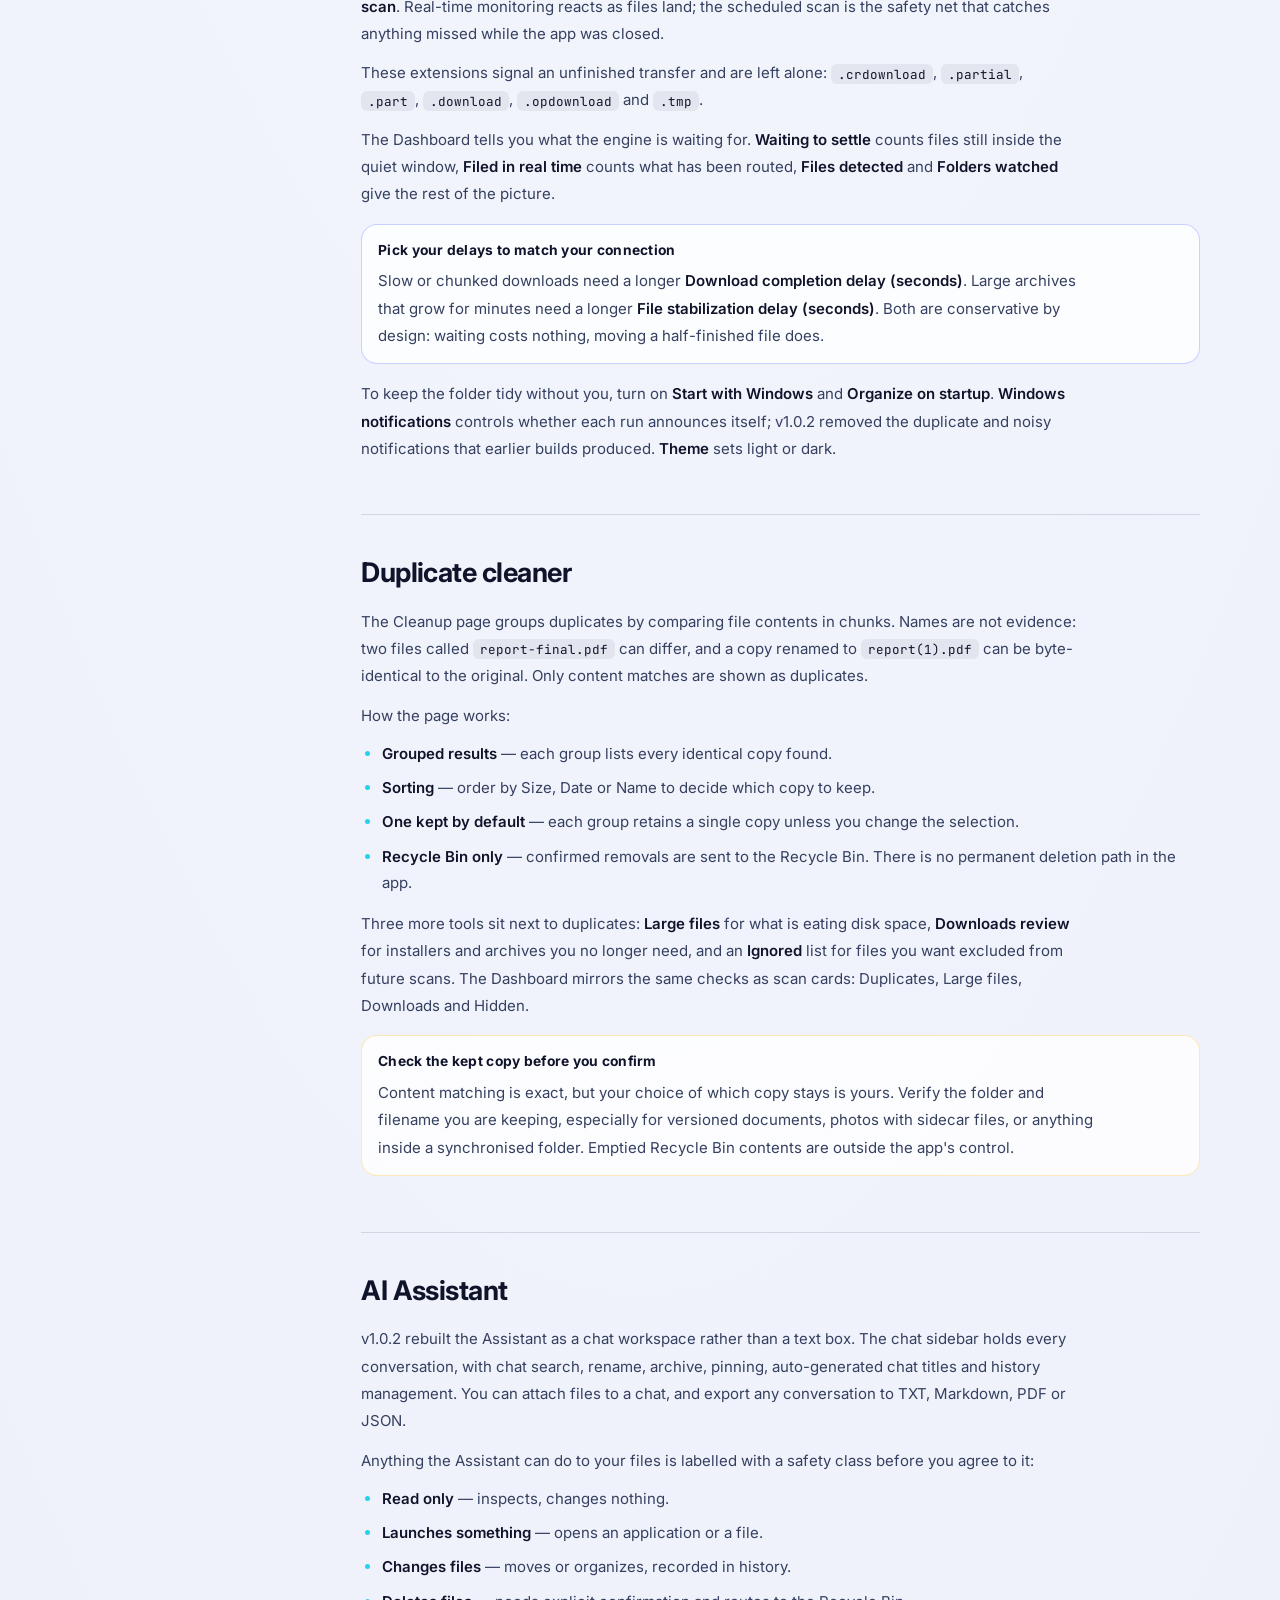
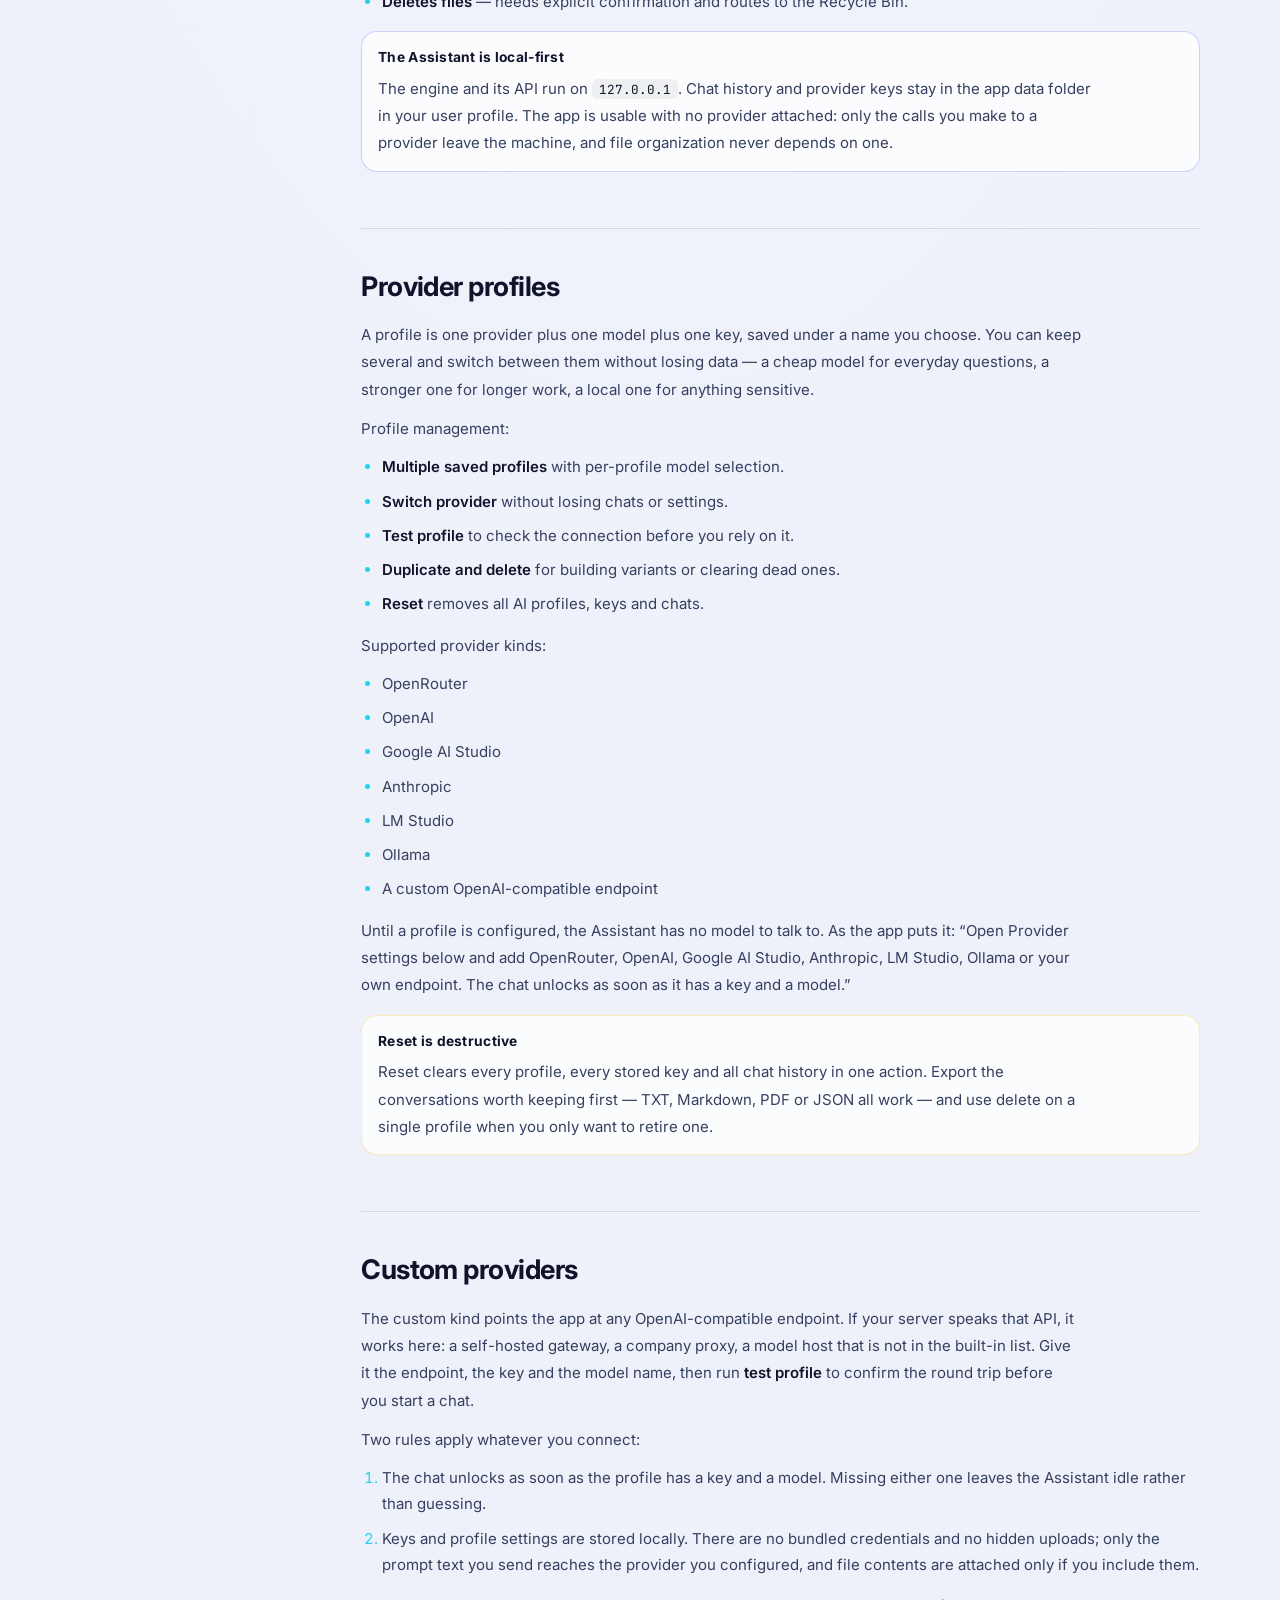
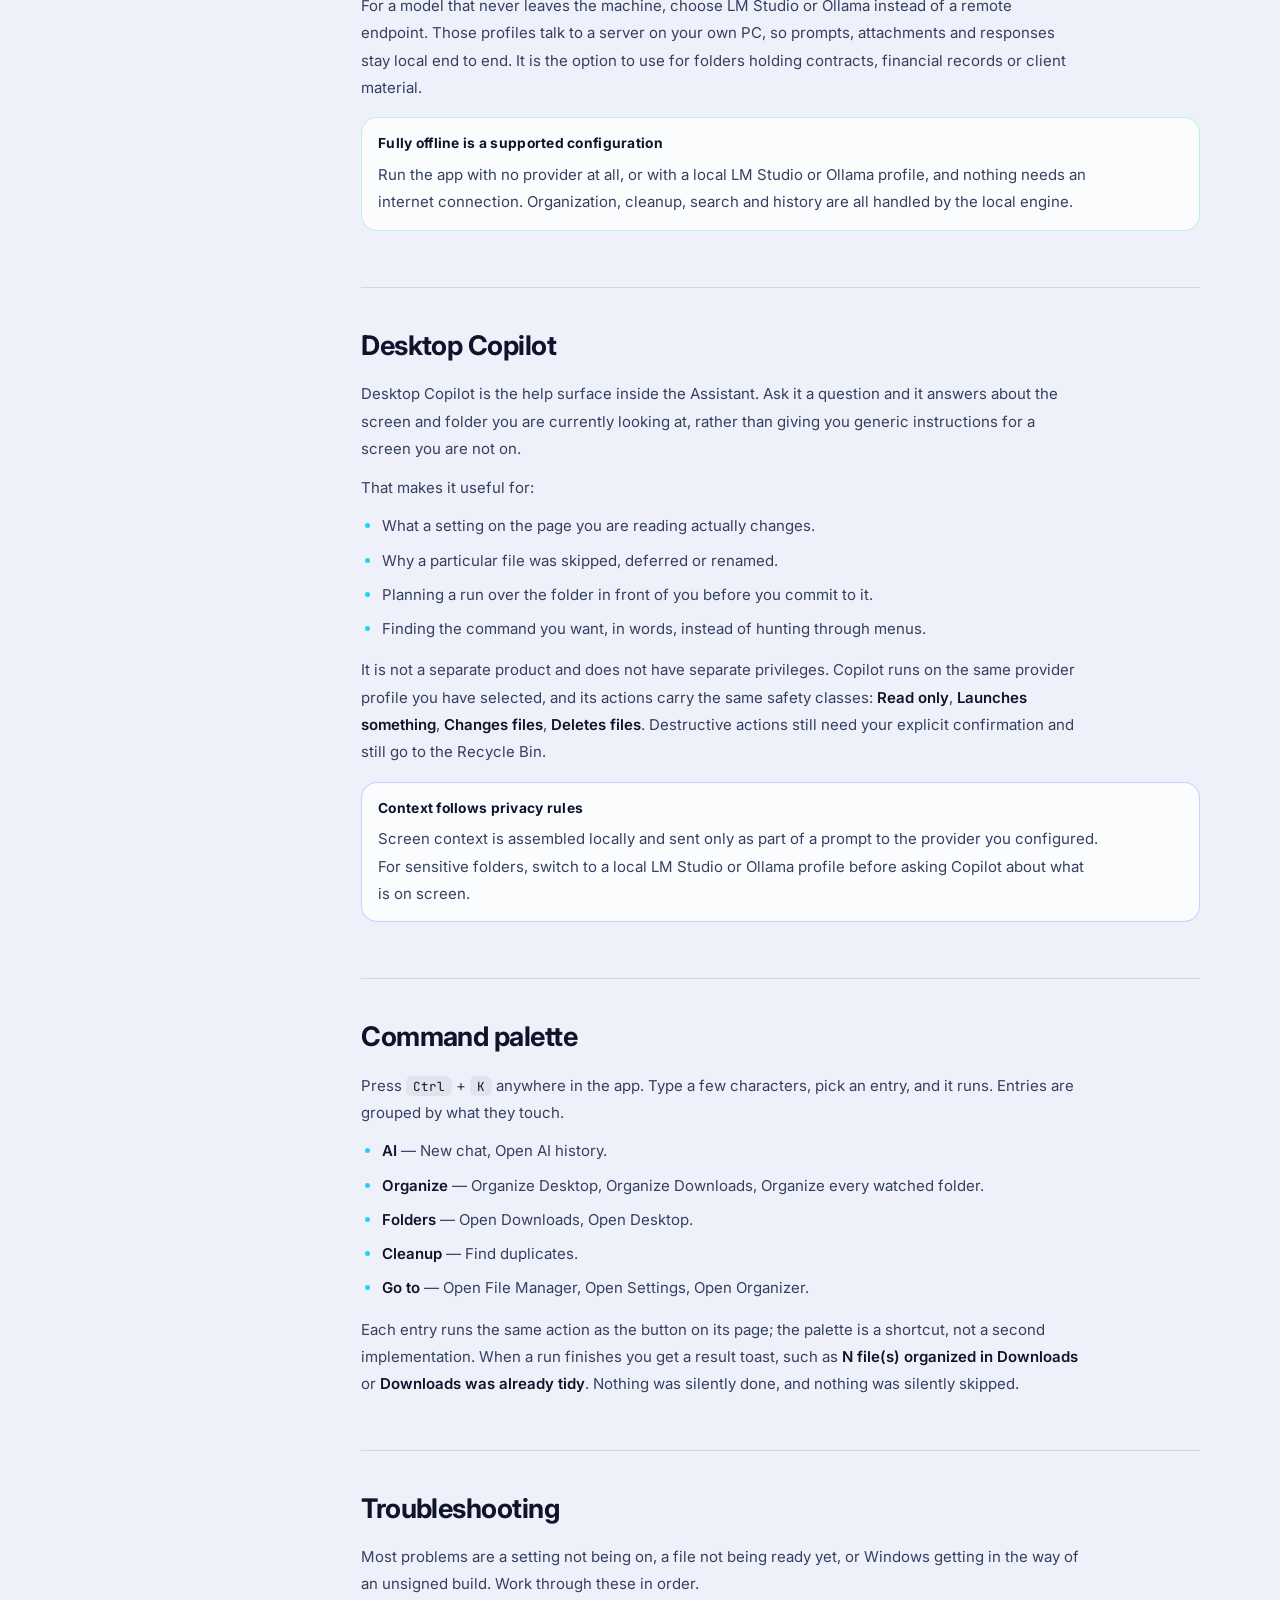
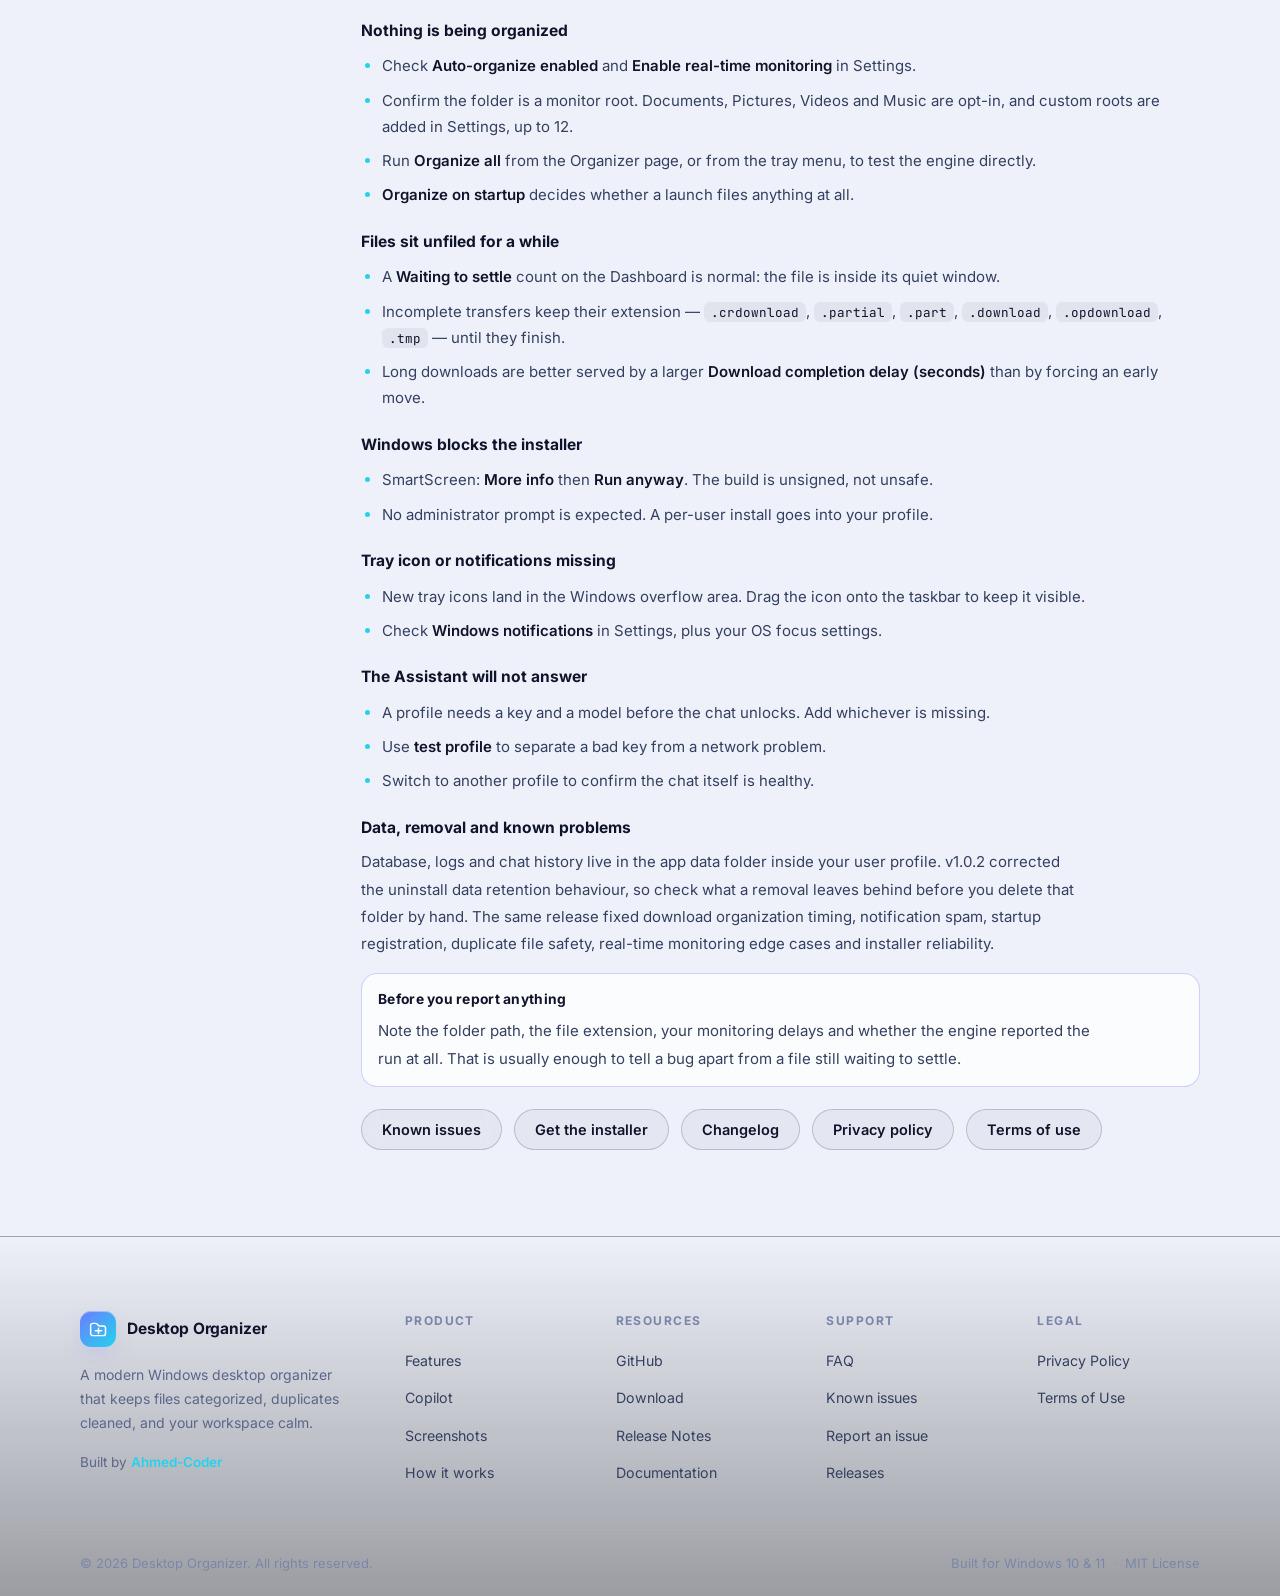
<file: documentation.html>
<!DOCTYPE html>
<html lang="en">
<head>
<meta charset="utf-8">
<meta name="viewport" content="width=device-width, initial-scale=1">
<title>Documentation - Desktop Organizer</title>
<meta name="description" content="Desktop Organizer v1.0.2 documentation: installation, getting started, desktop and Downloads organisation, duplicate cleaner, AI assistant, provider profiles, custom providers, Desktop Copilot, the Ctrl + K command palette and troubleshooting.">
<meta name="author" content="Ahmed-Coder">
<meta name="theme-color" content="#06070d">
<meta name="color-scheme" content="dark light">
<link rel="canonical" href="https://iifamily409-rgb.github.io/Desktop-Organizer/documentation.html">
<meta name="robots" content="index, follow">
<meta name="referrer" content="strict-origin-when-cross-origin">

<meta property="og:type" content="article">
<meta property="og:site_name" content="Desktop Organizer">
<meta property="og:locale" content="en_US">
<meta property="og:title" content="Desktop Organizer Documentation">
<meta property="og:description" content="Install Desktop Organizer, configure watched folders, use the AI assistant and provider profiles, and troubleshoot the app on Windows 10 and 11.">
<meta property="og:url" content="https://iifamily409-rgb.github.io/Desktop-Organizer/documentation.html">
<meta property="og:image" content="https://iifamily409-rgb.github.io/Desktop-Organizer/assets/og-image.png">
<meta property="og:image:alt" content="Desktop Organizer — smart Windows file organizer">
<meta name="twitter:card" content="summary_large_image">
<meta name="twitter:title" content="Desktop Organizer Documentation">
<meta name="twitter:description" content="Install Desktop Organizer, configure watched folders, use the AI assistant and provider profiles, and troubleshoot the app on Windows 10 and 11.">
<meta name="twitter:image" content="https://iifamily409-rgb.github.io/Desktop-Organizer/assets/og-image.png">

<link rel="icon" href="./assets/favicon.svg" type="image/svg+xml">
<link rel="apple-touch-icon" href="./assets/icon.png">
<link rel="preconnect" href="https://fonts.googleapis.com">
<link rel="preconnect" href="https://fonts.gstatic.com" crossorigin>
<link rel="stylesheet" href="https://fonts.googleapis.com/css2?family=Inter:wght@400;500;600;700;800&family=JetBrains+Mono:wght@400;500&display=swap">
<script>
  /* Apply the saved theme before first paint so nothing flashes in the wrong colours. */
  (function () {
    var pref = "system";
    try { pref = window.localStorage.getItem("do-theme") || "system"; } catch (e) {}
    var light = pref === "light" || (pref !== "dark" && window.matchMedia("(prefers-color-scheme: light)").matches);
    document.documentElement.setAttribute("data-theme-choice", pref);
    document.documentElement.setAttribute("data-theme", light ? "light" : "dark");
  })();
</script>
<link rel="stylesheet" href="./style.css">
<noscript><style>.reveal, .reveal-stagger > *, .term-ex, .mascot-bubble { opacity: 1 !important; transform: none !important; }</style></noscript>

<script type="application/ld+json">
{
  "@context": "https://schema.org",
  "@type": "WebPage",
  "name": "Documentation",
  "url": "https://iifamily409-rgb.github.io/Desktop-Organizer/documentation.html",
  "description": "Desktop Organizer v1.0.2 documentation: installation, getting started, desktop and Downloads organisation, duplicate cleaner, AI assistant, provider profiles, custom providers, Desktop Copilot, the Ctrl + K command palette and troubleshooting.",
  "isPartOf": { "@type": "WebSite", "name": "Desktop Organizer", "url": "https://iifamily409-rgb.github.io/Desktop-Organizer/" },
  "about": {
    "@type": "SoftwareApplication",
    "name": "Desktop Organizer",
    "softwareVersion": "1.0.2",
    "operatingSystem": "Windows 10, Windows 11",
    "downloadUrl": "https://github.com/iifamily409-rgb/Desktop-Organizer/releases/download/v1.0.2/Desktop-Organizer-Setup-v1.0.2.exe",
    "codeRepository": "https://github.com/iifamily409-rgb/Desktop-Organizer",
    "author": { "@type": "Person", "name": "Ahmed-Coder", "url": "https://github.com/iifamily409-rgb" }
  },
  "publisher": { "@type": "Person", "name": "Ahmed-Coder", "url": "https://github.com/iifamily409-rgb" },
  "dateModified": "2026-11-08"
}
</script>
</head>

<body>
<a class="skip-link" href="#main">Skip to content</a>

<div class="fx-glow" id="fxGlow" aria-hidden="true"></div>
<canvas class="fx-particles" id="fxParticles" aria-hidden="true"></canvas>

<header class="site-header" id="siteHeader">
  <div class="container header-inner">
    <a class="brand" href="./index.html" aria-label="Desktop Organizer home">
      <span class="brand-mark" aria-hidden="true">
        <svg viewBox="0 0 24 24" fill="none" stroke="currentColor" stroke-width="1.7" stroke-linecap="round" stroke-linejoin="round">
          <path d="M3 7.5A2.5 2.5 0 0 1 5.5 5h3.1c.66 0 1.28.26 1.75.72L11.9 7.3c.47.46 1.09.72 1.75.72h3.9A2.5 2.5 0 0 1 20 10.5v6A2.5 2.5 0 0 1 17.5 19h-12A2.5 2.5 0 0 1 3 16.5v-9Z"/>
          <path d="M8.5 13.5h7M12 10.5v6"/>
        </svg>
      </span>
      <span class="brand-text">
        <span class="brand-name">Desktop Organizer</span>
        <span class="brand-sub">for Windows 10 &amp; 11</span>
      </span>
    </a>

    <nav class="site-nav" id="siteNav" aria-label="Primary">
      <ul class="nav-links">
        <li><a href="./index.html#features">Features</a></li>
        <li><a href="./index.html#copilot">Copilot</a></li>
        <li><a href="./index.html#screenshots">Screenshots</a></li>
        <li><a href="./index.html#how-it-works">How it works</a></li>
        <li><a href="./index.html#download">Download</a></li>
        <li><a href="./index.html#changelog">Changelog</a></li>
        <li><a href="./index.html#faq">FAQ</a></li>
      </ul>
      <div class="nav-mobile-actions">
        <a class="btn btn-primary btn-block" href="https://github.com/iifamily409-rgb/Desktop-Organizer/releases/download/v1.0.2/Desktop-Organizer-Setup-v1.0.2.exe" download="Desktop-Organizer-Setup-v1.0.2.exe">Download for Windows</a>
      </div>
    </nav>

    <div class="header-actions">
      <button class="btn btn-ghost btn-sm kbd-hint" id="paletteTrigger" type="button" aria-label="Open the website command palette">
        <svg viewBox="0 0 24 24" fill="none" stroke="currentColor" stroke-width="1.9" stroke-linecap="round" stroke-linejoin="round" aria-hidden="true"><path d="M4 7.5h16"/><path d="M4 12h10"/><path d="M4 16.5h7"/><path d="m17.5 14.5 2.5 2.5-2.5 2.5"/></svg>
        <span>Search</span>
        <kbd class="kbd">Ctrl K</kbd>
      </button>
      <a class="btn btn-ghost btn-sm github-btn" href="https://github.com/iifamily409-rgb/Desktop-Organizer" target="_blank" rel="noopener">
        <svg viewBox="0 0 16 16" aria-hidden="true" fill="currentColor"><path d="M8 0C3.58 0 0 3.58 0 8a8 8 0 0 0 5.47 7.59c.4.07.55-.17.55-.38 0-.19-.01-.82-.01-1.49-2.01.37-2.53-.49-2.69-.94-.09-.23-.48-.94-.82-1.13-.28-.15-.68-.52-.01-.53.63-.01 1.08.58 1.23.82.72 1.21 1.87.87 2.33.66.07-.52.28-.87.51-1.07-1.78-.2-3.64-.89-3.64-3.95 0-.87.31-1.59.82-2.15-.08-.2-.36-1.02.08-2.12 0 0 .67-.21 2.2.82a7.6 7.6 0 0 1 2-.27c.68 0 1.36.09 2 .27 1.53-1.04 2.2-.82 2.2-.82.44 1.1.16 1.92.08 2.12.51.56.82 1.27.82 2.15 0 3.07-1.87 3.75-3.65 3.95.29.25.54.73.54 1.48 0 1.07-.01 1.94-.01 2.21 0 .21.15.46.55.38A8 8 0 0 0 16 8c0-4.42-3.58-8-8-8Z"/></svg>
        <span>GitHub</span>
      </a>
      <a class="btn btn-primary btn-sm" href="https://github.com/iifamily409-rgb/Desktop-Organizer/releases/download/v1.0.2/Desktop-Organizer-Setup-v1.0.2.exe" download="Desktop-Organizer-Setup-v1.0.2.exe">Download</a>
      <div class="theme-switch" role="group" aria-label="Colour theme">
        <button type="button" data-theme-btn="system" aria-pressed="false" title="Follow the system theme">
          <svg viewBox="0 0 24 24" fill="none" stroke="currentColor" stroke-width="1.9" stroke-linecap="round" stroke-linejoin="round" aria-hidden="true"><rect x="3" y="4.5" width="18" height="12.5" rx="2"/><path d="M8.5 20.5h7"/></svg>
        </button>
        <button type="button" data-theme-btn="light" aria-pressed="false" title="Light theme">
          <svg viewBox="0 0 24 24" fill="none" stroke="currentColor" stroke-width="1.9" stroke-linecap="round" stroke-linejoin="round" aria-hidden="true"><circle cx="12" cy="12" r="4.2"/><path d="M12 2.5v2.2M12 19.3v2.2M2.5 12h2.2M19.3 12h2.2M5.3 5.3l1.6 1.6M17.1 17.1l1.6 1.6M18.7 5.3l-1.6 1.6M6.9 17.1l-1.6 1.6"/></svg>
        </button>
        <button type="button" data-theme-btn="dark" aria-pressed="false" title="Dark theme">
          <svg viewBox="0 0 24 24" fill="none" stroke="currentColor" stroke-width="1.9" stroke-linecap="round" stroke-linejoin="round" aria-hidden="true"><path d="M20 14.5A8.5 8.5 0 1 1 9.5 4a7 7 0 0 0 10.5 10.5Z"/></svg>
        </button>
      </div>
      <button class="nav-toggle" id="navToggle" type="button" aria-label="Open navigation menu" aria-controls="siteNav" aria-expanded="false">
        <span></span><span></span><span></span>
      </button>
    </div>
  </div>
</header>

<main id="main">

<section class="page-hero" data-mascot-key="documentation">
  <div class="container narrow">
    <p class="eyebrow">Documentation</p>
    <h1 class="page-title">Desktop Organizer documentation</h1>
    <p class="page-lead">
      How the app installs, how the file engine sorts and watches folders, and how the AI
      workspace is wired to your own provider. Written against v1.0.2, and every setting name
      below is the exact label you see on screen.
    </p>
    <div class="page-stamp">
      <span class="tag">v1.0.2</span>
      <span class="tag">Windows 10 / 11, 64-bit</span>
      <span class="tag">Electron shell + local Python engine</span>
      <span class="tag tag-ok">No account, no activation, no telemetry</span>
      <span class="tag tag-warn">Installer is not code-signed yet</span>
    </div>
  </div>
</section>

<section class="page-body" data-mascot-key="documentation">
  <div class="container doc-layout">

    <aside class="doc-toc" aria-label="On this page">
      <h4>Contents</h4>
      <ol>
        <li><a href="#installation">Installation</a></li>
        <li><a href="#getting-started">Getting started</a></li>
        <li><a href="#desktop-organization">Desktop organization</a></li>
        <li><a href="#downloads-organization">Downloads organization</a></li>
        <li><a href="#duplicate-cleaner">Duplicate cleaner</a></li>
        <li><a href="#ai-assistant">AI Assistant</a></li>
        <li><a href="#provider-profiles">Provider profiles</a></li>
        <li><a href="#custom-providers">Custom providers</a></li>
        <li><a href="#desktop-copilot">Desktop Copilot</a></li>
        <li><a href="#command-palette">Command palette</a></li>
        <li><a href="#troubleshooting">Troubleshooting</a></li>
      </ol>
    </aside>

    <div class="doc-content prose">

      <section class="doc-section" id="installation">
        <h2>Installation</h2>
        <p>
          Desktop Organizer is a single Windows executable. An Electron shell provides the
          interface and a local Python engine does the file work; the engine's API listens on
          <code>127.0.0.1</code> only, so nothing is reachable from your network. The app works
          fully offline except for the AI provider calls you choose to configure.
        </p>
        <ul>
          <li><strong>System:</strong> Windows 10 or 11, 64-bit.</li>
          <li><strong>Installer:</strong> <code>Desktop-Organizer-Setup-v1.0.2.exe</code>, 108.7 MB, NSIS.</li>
          <li><strong>Privileges:</strong> per-user install. No administrator rights are required.</li>
          <li><strong>Removal:</strong> Settings &gt; Apps &gt; Desktop Organizer.</li>
          <li><strong>Licence:</strong> MIT. Free, no account, no activation, no telemetry.</li>
        </ul>
        <p>
          Run the installer and complete the short setup wizard. The app launches afterwards and
          begins watching Desktop and Downloads immediately. Your SQLite database, logs and chat
          history are written to the app data folder inside your Windows user profile, so they sit
          on your machine with your files.
        </p>
        <div class="callout callout-warn">
          <h3>SmartScreen may interrupt the first run</h3>
          <p>
            Code signing is not in place for v1.0.2. If Windows reports that the app is not
            commonly downloaded, click <strong>More info</strong> and then <strong>Run anyway</strong>.
            The build is reproducible from the public repository, and MIT licensed.
          </p>
        </div>
        <div class="page-links">
          <a class="btn btn-primary btn-lg" href="https://github.com/iifamily409-rgb/Desktop-Organizer/releases/download/v1.0.2/Desktop-Organizer-Setup-v1.0.2.exe" download="Desktop-Organizer-Setup-v1.0.2.exe">Download for Windows</a>
          <a class="btn btn-ghost" href="https://github.com/iifamily409-rgb/Desktop-Organizer/releases" target="_blank" rel="noopener">Release files on GitHub</a>
          <a class="btn btn-ghost" href="./index.html#changelog">Changelog</a>
        </div>
      </section>

      <section class="doc-section" id="getting-started">
        <h2>Getting started</h2>
        <p>
          Everything starts from the left sidebar. Eight screens, one engine behind them:
        </p>
        <ul>
          <li><strong>Dashboard</strong> — watched folders, live counters and the scan cards.</li>
          <li><strong>Files</strong> — the File Manager view of what the engine can see.</li>
          <li><strong>Organizer</strong> — run filing on chosen paths and read the history.</li>
          <li><strong>Search</strong> — find files across the folders you watch.</li>
          <li><strong>Cleanup</strong> — duplicates, large files and the Downloads review.</li>
          <li><strong>Security</strong> — the app's own safety controls.</li>
          <li><strong>Assistant</strong> — the AI workspace and provider profiles.</li>
          <li><strong>Settings</strong> — monitoring, library, startup, appearance and data.</li>
        </ul>
        <p>
          Folders the engine watches are called monitor roots. Desktop and Downloads are enabled by
          default; Documents, Pictures, Videos and Music are opt-in. Settings lets you add up to 12
          additional custom watched folders on top of those.
        </p>
        <p>
          Three things decide most first-run behaviour: which roots are enabled, whether
          <strong>Auto-organize enabled</strong> is on, and whether you want a central library
          instead of sorting in place. Set those and the defaults are sane for the rest.
        </p>
        <div class="callout callout-info">
          <h3>Closing the window does not quit the app</h3>
          <p>
            Desktop Organizer keeps running in the tray. The tray menu offers
            <strong>Open Desktop Organizer</strong>, <strong>Organize All</strong>,
            <strong>Show recent activity</strong> and <strong>Quit Desktop Organizer</strong>.
            Windows hides new tray icons in the overflow area by default, so drag the icon onto the
            taskbar if you want it visible.
          </p>
        </div>
      </section>

      <section class="doc-section" id="desktop-organization">
        <h2>Desktop organization</h2>
        <p>
          The Organizer page runs on the paths you select or on all folders at once, with a quick
          action per folder and an <strong>Organize all</strong> button when you want everything
          filed in one pass.
        </p>
        <p>
          Files are routed into one of eight categories: Documents, Images, Videos, Music, Archives,
          Code, Installers and Others. Others is the residual bucket for anything that does not match
          one of the named types.
        </p>
        <p>
          By default files are sorted in place inside the watched folder. Switch on
          <strong>Use one central library</strong> in Settings and pick a
          <strong>Library location</strong>, and the app creates an <code>OrganizerLibrary</code>
          folder with a subfolder per category; everything then lands there instead. One library is
          easier to back up and to point a launcher at; sorting in place keeps your existing
          shortcuts working.
        </p>
        <p>
          When a destination already holds a file with the same name, the
          <strong>Existing file</strong> strategy decides what happens:
        </p>
        <ol>
          <li><strong>Rename to file (1).ext</strong> — the default; both copies survive.</li>
          <li><strong>Skip it and leave it where it is</strong> — the source stays put.</li>
        </ol>
        <div class="callout callout-ok">
          <h3>Every move is reversible</h3>
          <p>
            Organization History lists each run with the original path and the destination path for
            every file in it. <strong>Undo moves</strong> reverses recorded moves, and
            <strong>Undo this batch</strong> rolls back a single run without touching later ones.
          </p>
        </div>
      </section>

      <section class="doc-section" id="downloads-organization">
        <h2>Downloads organization</h2>
        <p>
          Downloads is the awkward folder: files arrive in pieces and rename themselves as they
          finish. The engine therefore waits for a file to stop changing before it moves anything,
          and it never touches an extension that signals an incomplete transfer.
        </p>
        <p>Timing is controlled by three settings, all in Monitoring:</p>
        <ul>
          <li><strong>File stabilization delay (seconds)</strong> — default 2, range 0 to 300. How long a file must sit unchanged before it counts as stable.</li>
          <li><strong>Download completion delay (seconds)</strong> — default 10, range 0 to 600. Extra quiet time after a download before filing.</li>
          <li><strong>Scan interval (seconds)</strong> — default 60, range 15 to 3600. How often the scheduled scan runs.</li>
        </ul>
        <p>
          Alongside them are <strong>Auto-organize enabled</strong>,
          <strong>Enable real-time monitoring</strong> and <strong>Enable scheduled scan</strong>.
          Real-time monitoring reacts as files land; the scheduled scan is the safety net that
          catches anything missed while the app was closed.
        </p>
        <p>
          These extensions signal an unfinished transfer and are left alone:
          <code>.crdownload</code>, <code>.partial</code>, <code>.part</code>,
          <code>.download</code>, <code>.opdownload</code> and <code>.tmp</code>.
        </p>
        <p>
          The Dashboard tells you what the engine is waiting for.
          <strong>Waiting to settle</strong> counts files still inside the quiet window,
          <strong>Filed in real time</strong> counts what has been routed,
          <strong>Files detected</strong> and <strong>Folders watched</strong> give the rest of the
          picture.
        </p>
        <div class="callout callout-info">
          <h3>Pick your delays to match your connection</h3>
          <p>
            Slow or chunked downloads need a longer
            <strong>Download completion delay (seconds)</strong>. Large archives that grow for
            minutes need a longer <strong>File stabilization delay (seconds)</strong>. Both are
            conservative by design: waiting costs nothing, moving a half-finished file does.
          </p>
        </div>
        <p>
          To keep the folder tidy without you, turn on <strong>Start with Windows</strong> and
          <strong>Organize on startup</strong>. <strong>Windows notifications</strong> controls
          whether each run announces itself; v1.0.2 removed the duplicate and noisy notifications
          that earlier builds produced. <strong>Theme</strong> sets light or dark.
        </p>
      </section>

      <section class="doc-section" id="duplicate-cleaner">
        <h2>Duplicate cleaner</h2>
        <p>
          The Cleanup page groups duplicates by comparing file contents in chunks. Names are not
          evidence: two files called <code>report-final.pdf</code> can differ, and a copy renamed to
          <code>report(1).pdf</code> can be byte-identical to the original. Only content matches are
          shown as duplicates.
        </p>
        <p>How the page works:</p>
        <ul>
          <li><strong>Grouped results</strong> — each group lists every identical copy found.</li>
          <li><strong>Sorting</strong> — order by Size, Date or Name to decide which copy to keep.</li>
          <li><strong>One kept by default</strong> — each group retains a single copy unless you change the selection.</li>
          <li><strong>Recycle Bin only</strong> — confirmed removals are sent to the Recycle Bin. There is no permanent deletion path in the app.</li>
        </ul>
        <p>
          Three more tools sit next to duplicates: <strong>Large files</strong> for what is eating
          disk space, <strong>Downloads review</strong> for installers and archives you no longer
          need, and an <strong>Ignored</strong> list for files you want excluded from future scans.
          The Dashboard mirrors the same checks as scan cards: Duplicates, Large files, Downloads
          and Hidden.
        </p>
        <div class="callout callout-warn">
          <h3>Check the kept copy before you confirm</h3>
          <p>
            Content matching is exact, but your choice of which copy stays is yours. Verify the
            folder and filename you are keeping, especially for versioned documents, photos with
            sidecar files, or anything inside a synchronised folder. Emptied Recycle Bin contents are
            outside the app's control.
          </p>
        </div>
      </section>

      <section class="doc-section" id="ai-assistant">
        <h2>AI Assistant</h2>
        <p>
          v1.0.2 rebuilt the Assistant as a chat workspace rather than a text box. The chat sidebar
          holds every conversation, with chat search, rename, archive, pinning, auto-generated chat
          titles and history management. You can attach files to a chat, and export any conversation
          to TXT, Markdown, PDF or JSON.
        </p>
        <p>
          Anything the Assistant can do to your files is labelled with a safety class before you
          agree to it:
        </p>
        <ul>
          <li><strong>Read only</strong> — inspects, changes nothing.</li>
          <li><strong>Launches something</strong> — opens an application or a file.</li>
          <li><strong>Changes files</strong> — moves or organizes, recorded in history.</li>
          <li><strong>Deletes files</strong> — needs explicit confirmation and routes to the Recycle Bin.</li>
        </ul>
        <div class="callout callout-info">
          <h3>The Assistant is local-first</h3>
          <p>
            The engine and its API run on <code>127.0.0.1</code>. Chat history and provider keys stay
            in the app data folder in your user profile. The app is usable with no provider attached:
            only the calls you make to a provider leave the machine, and file organization never
            depends on one.
          </p>
        </div>
      </section>

      <section class="doc-section" id="provider-profiles">
        <h2>Provider profiles</h2>
        <p>
          A profile is one provider plus one model plus one key, saved under a name you choose. You
          can keep several and switch between them without losing data — a cheap model for everyday
          questions, a stronger one for longer work, a local one for anything sensitive.
        </p>
        <p>Profile management:</p>
        <ul>
          <li><strong>Multiple saved profiles</strong> with per-profile model selection.</li>
          <li><strong>Switch provider</strong> without losing chats or settings.</li>
          <li><strong>Test profile</strong> to check the connection before you rely on it.</li>
          <li><strong>Duplicate and delete</strong> for building variants or clearing dead ones.</li>
          <li><strong>Reset</strong> removes all AI profiles, keys and chats.</li>
        </ul>
        <p>Supported provider kinds:</p>
        <ul>
          <li>OpenRouter</li>
          <li>OpenAI</li>
          <li>Google AI Studio</li>
          <li>Anthropic</li>
          <li>LM Studio</li>
          <li>Ollama</li>
          <li>A custom OpenAI-compatible endpoint</li>
        </ul>
        <p>
          Until a profile is configured, the Assistant has no model to talk to. As the app puts it:
          “Open Provider settings below and add OpenRouter, OpenAI, Google AI Studio, Anthropic, LM
          Studio, Ollama or your own endpoint. The chat unlocks as soon as it has a key and a model.”
        </p>
        <div class="callout callout-warn">
          <h3>Reset is destructive</h3>
          <p>
            Reset clears every profile, every stored key and all chat history in one action. Export
            the conversations worth keeping first — TXT, Markdown, PDF or JSON all work — and use
            delete on a single profile when you only want to retire one.
          </p>
        </div>
      </section>

      <section class="doc-section" id="custom-providers">
        <h2>Custom providers</h2>
        <p>
          The custom kind points the app at any OpenAI-compatible endpoint. If your server speaks
          that API, it works here: a self-hosted gateway, a company proxy, a model host that is not
          in the built-in list. Give it the endpoint, the key and the model name, then run
          <strong>test profile</strong> to confirm the round trip before you start a chat.
        </p>
        <p>Two rules apply whatever you connect:</p>
        <ol>
          <li>The chat unlocks as soon as the profile has a key and a model. Missing either one leaves the Assistant idle rather than guessing.</li>
          <li>Keys and profile settings are stored locally. There are no bundled credentials and no hidden uploads; only the prompt text you send reaches the provider you configured, and file contents are attached only if you include them.</li>
        </ol>
        <p>
          For a model that never leaves the machine, choose LM Studio or Ollama instead of a
          remote endpoint. Those profiles talk to a server on your own PC, so prompts, attachments
          and responses stay local end to end. It is the option to use for folders holding
          contracts, financial records or client material.
        </p>
        <div class="callout callout-ok">
          <h3>Fully offline is a supported configuration</h3>
          <p>
            Run the app with no provider at all, or with a local LM Studio or Ollama profile, and
            nothing needs an internet connection. Organization, cleanup, search and history are all
            handled by the local engine.
          </p>
        </div>
      </section>

      <section class="doc-section" id="desktop-copilot">
        <h2>Desktop Copilot</h2>
        <p>
          Desktop Copilot is the help surface inside the Assistant. Ask it a question and it answers
          about the screen and folder you are currently looking at, rather than giving you generic
          instructions for a screen you are not on.
        </p>
        <p>That makes it useful for:</p>
        <ul>
          <li>What a setting on the page you are reading actually changes.</li>
          <li>Why a particular file was skipped, deferred or renamed.</li>
          <li>Planning a run over the folder in front of you before you commit to it.</li>
          <li>Finding the command you want, in words, instead of hunting through menus.</li>
        </ul>
        <p>
          It is not a separate product and does not have separate privileges. Copilot runs on the
          same provider profile you have selected, and its actions carry the same safety classes:
          <strong>Read only</strong>, <strong>Launches something</strong>,
          <strong>Changes files</strong>, <strong>Deletes files</strong>. Destructive actions still
          need your explicit confirmation and still go to the Recycle Bin.
        </p>
        <div class="callout callout-info">
          <h3>Context follows privacy rules</h3>
          <p>
            Screen context is assembled locally and sent only as part of a prompt to the provider you
            configured. For sensitive folders, switch to a local LM Studio or Ollama profile before
            asking Copilot about what is on screen.
          </p>
        </div>
      </section>

      <section class="doc-section" id="command-palette">
        <h2>Command palette</h2>
        <p>
          Press <code>Ctrl</code> + <code>K</code> anywhere in the app. Type a few characters, pick an
          entry, and it runs. Entries are grouped by what they touch.
        </p>
        <ul>
          <li><strong>AI</strong> — New chat, Open AI history.</li>
          <li><strong>Organize</strong> — Organize Desktop, Organize Downloads, Organize every watched folder.</li>
          <li><strong>Folders</strong> — Open Downloads, Open Desktop.</li>
          <li><strong>Cleanup</strong> — Find duplicates.</li>
          <li><strong>Go to</strong> — Open File Manager, Open Settings, Open Organizer.</li>
        </ul>
        <p>
          Each entry runs the same action as the button on its page; the palette is a shortcut, not a
          second implementation. When a run finishes you get a result toast, such as
          <strong>N file(s) organized in Downloads</strong> or
          <strong>Downloads was already tidy</strong>. Nothing was silently done, and nothing was
          silently skipped.
        </p>
      </section>

      <section class="doc-section" id="troubleshooting">
        <h2>Troubleshooting</h2>
        <p>
          Most problems are a setting not being on, a file not being ready yet, or Windows getting in
          the way of an unsigned build. Work through these in order.
        </p>
        <h3>Nothing is being organized</h3>
        <ul>
          <li>Check <strong>Auto-organize enabled</strong> and <strong>Enable real-time monitoring</strong> in Settings.</li>
          <li>Confirm the folder is a monitor root. Documents, Pictures, Videos and Music are opt-in, and custom roots are added in Settings, up to 12.</li>
          <li>Run <strong>Organize all</strong> from the Organizer page, or from the tray menu, to test the engine directly.</li>
          <li><strong>Organize on startup</strong> decides whether a launch files anything at all.</li>
        </ul>
        <h3>Files sit unfiled for a while</h3>
        <ul>
          <li>A <strong>Waiting to settle</strong> count on the Dashboard is normal: the file is inside its quiet window.</li>
          <li>Incomplete transfers keep their extension — <code>.crdownload</code>, <code>.partial</code>, <code>.part</code>, <code>.download</code>, <code>.opdownload</code>, <code>.tmp</code> — until they finish.</li>
          <li>Long downloads are better served by a larger <strong>Download completion delay (seconds)</strong> than by forcing an early move.</li>
        </ul>
        <h3>Windows blocks the installer</h3>
        <ul>
          <li>SmartScreen: <strong>More info</strong> then <strong>Run anyway</strong>. The build is unsigned, not unsafe.</li>
          <li>No administrator prompt is expected. A per-user install goes into your profile.</li>
        </ul>
        <h3>Tray icon or notifications missing</h3>
        <ul>
          <li>New tray icons land in the Windows overflow area. Drag the icon onto the taskbar to keep it visible.</li>
          <li>Check <strong>Windows notifications</strong> in Settings, plus your OS focus settings.</li>
        </ul>
        <h3>The Assistant will not answer</h3>
        <ul>
          <li>A profile needs a key and a model before the chat unlocks. Add whichever is missing.</li>
          <li>Use <strong>test profile</strong> to separate a bad key from a network problem.</li>
          <li>Switch to another profile to confirm the chat itself is healthy.</li>
        </ul>
        <h3>Data, removal and known problems</h3>
        <p>
          Database, logs and chat history live in the app data folder inside your user profile.
          v1.0.2 corrected the uninstall data retention behaviour, so check what a removal leaves
          behind before you delete that folder by hand. The same release fixed download organization
          timing, notification spam, startup registration, duplicate file safety, real-time
          monitoring edge cases and installer reliability.
        </p>
        <div class="callout callout-info">
          <h3>Before you report anything</h3>
          <p>
            Note the folder path, the file extension, your monitoring delays and whether the engine
            reported the run at all. That is usually enough to tell a bug apart from a file still
            waiting to settle.
          </p>
        </div>
        <div class="page-links">
          <a class="btn btn-secondary" href="./known-issues.html">Known issues</a>
          <a class="btn btn-ghost" href="./index.html#download">Get the installer</a>
          <a class="btn btn-ghost" href="./index.html#changelog">Changelog</a>
          <a class="btn btn-ghost" href="./privacy-policy.html">Privacy policy</a>
          <a class="btn btn-ghost" href="./terms-of-use.html">Terms of use</a>
        </div>
      </section>

    </div>
  </div>
</section>

</main>

<footer class="site-footer">
  <div class="container footer-grid">
    <div class="footer-brand">
      <a class="brand" href="./index.html">
        <span class="brand-mark" aria-hidden="true">
          <svg viewBox="0 0 24 24" fill="none" stroke="currentColor" stroke-width="1.7" stroke-linecap="round" stroke-linejoin="round">
            <path d="M3 7.5A2.5 2.5 0 0 1 5.5 5h3.1c.66 0 1.28.26 1.75.72L11.9 7.3c.47.46 1.09.72 1.75.72h3.9A2.5 2.5 0 0 1 20 10.5v6A2.5 2.5 0 0 1 17.5 19h-12A2.5 2.5 0 0 1 3 16.5v-9Z"/>
            <path d="M8.5 13.5h7M12 10.5v6"/>
          </svg>
        </span>
        <span class="brand-text"><span class="brand-name">Desktop Organizer</span></span>
      </a>
      <p>A modern Windows desktop organizer that keeps files categorized, duplicates cleaned, and your workspace calm.</p>
      <p class="developer">Built by <a href="https://github.com/iifamily409-rgb" target="_blank" rel="noopener">Ahmed-Coder</a></p>
    </div>

    <nav class="footer-col" aria-label="Product">
      <h4>Product</h4>
      <ul>
        <li><a href="./index.html#features">Features</a></li>
        <li><a href="./index.html#copilot">Copilot</a></li>
        <li><a href="./index.html#screenshots">Screenshots</a></li>
        <li><a href="./index.html#how-it-works">How it works</a></li>
      </ul>
    </nav>

    <nav class="footer-col" aria-label="Resources">
      <h4>Resources</h4>
      <ul>
        <li><a href="https://github.com/iifamily409-rgb/Desktop-Organizer" target="_blank" rel="noopener">GitHub</a></li>
        <li><a href="https://github.com/iifamily409-rgb/Desktop-Organizer/releases/download/v1.0.2/Desktop-Organizer-Setup-v1.0.2.exe" download="Desktop-Organizer-Setup-v1.0.2.exe">Download</a></li>
        <li><a href="./index.html#changelog">Release Notes</a></li>
        <li><a href="./documentation.html">Documentation</a></li>
      </ul>
    </nav>

    <nav class="footer-col" aria-label="Support">
      <h4>Support</h4>
      <ul>
        <li><a href="./index.html#faq">FAQ</a></li>
        <li><a href="./known-issues.html">Known issues</a></li>
        <li><a href="https://github.com/iifamily409-rgb/Desktop-Organizer/issues" target="_blank" rel="noopener">Report an issue</a></li>
        <li><a href="https://github.com/iifamily409-rgb/Desktop-Organizer/releases" target="_blank" rel="noopener">Releases</a></li>
      </ul>
    </nav>

    <nav class="footer-col" aria-label="Legal">
      <h4>Legal</h4>
      <ul>
        <li><a href="./privacy-policy.html">Privacy Policy</a></li>
        <li><a href="./terms-of-use.html">Terms of Use</a></li>
      </ul>
    </nav>
  </div>

  <div class="container footer-bottom">
    <p>© 2026 Desktop Organizer. All rights reserved.</p>
    <p class="footer-meta"><span>Built for Windows 10 &amp; 11</span><span class="sep">·</span><span>MIT License</span></p>
  </div>
</footer>

<div class="mascot" id="mascot" role="img" aria-label="Desktop Organizer copilot mascot">
  <p class="mascot-bubble" data-mascot-bubble aria-live="polite"></p>
  <div class="mascot-stage" data-mascot-stage>
    <div class="mascot-shell" data-mascot-shell>
      <span class="mascot-ring" aria-hidden="true"></span>
      <span class="mascot-ring b" aria-hidden="true"></span>
      <span class="mascot-antenna" aria-hidden="true"></span>
      <div class="mascot-core" aria-hidden="true">
        <div class="mascot-face">
          <span class="mascot-eye" data-mascot-eye></span>
          <span class="mascot-eye" data-mascot-eye></span>
        </div>
      </div>
      <span class="mascot-shadow" aria-hidden="true"></span>
    </div>
  </div>
</div>

<div class="palette" id="palette" role="dialog" aria-modal="true" aria-label="Website command palette" hidden>
  <div class="pal-panel">
    <div class="pal-search">
      <svg viewBox="0 0 24 24" fill="none" stroke="currentColor" stroke-width="2" stroke-linecap="round" aria-hidden="true"><circle cx="11" cy="11" r="6.5"/><path d="m16 16 4.5 4.5"/></svg>
      <input class="pal-input" id="paletteInput" type="text" placeholder="Type a command or search the site…" autocomplete="off" spellcheck="false" aria-label="Search commands">
      <span class="kbd">Esc</span>
    </div>
    <div class="pal-list" id="paletteList" role="listbox" aria-label="Commands"></div>
    <div class="pal-foot">
      <span><span class="kbd">&uarr;</span><span class="kbd">&darr;</span> navigate</span>
      <span><span class="kbd">Enter</span> run</span>
      <span><span class="kbd">Ctrl</span><span class="kbd">K</span> toggle</span>
    </div>
  </div>
</div>

<button class="to-top" id="toTop" type="button" aria-label="Back to top">
  <svg viewBox="0 0 24 24" fill="none" stroke="currentColor" stroke-width="2" stroke-linecap="round" stroke-linejoin="round" aria-hidden="true"><path d="M12 19V5"/><path d="m5.5 11.5 6.5-6.5 6.5 6.5"/></svg>
</button>

<script src="./script.js" defer></script>
<script src="./mascot.js" defer></script>
</body>
</html>
</file>
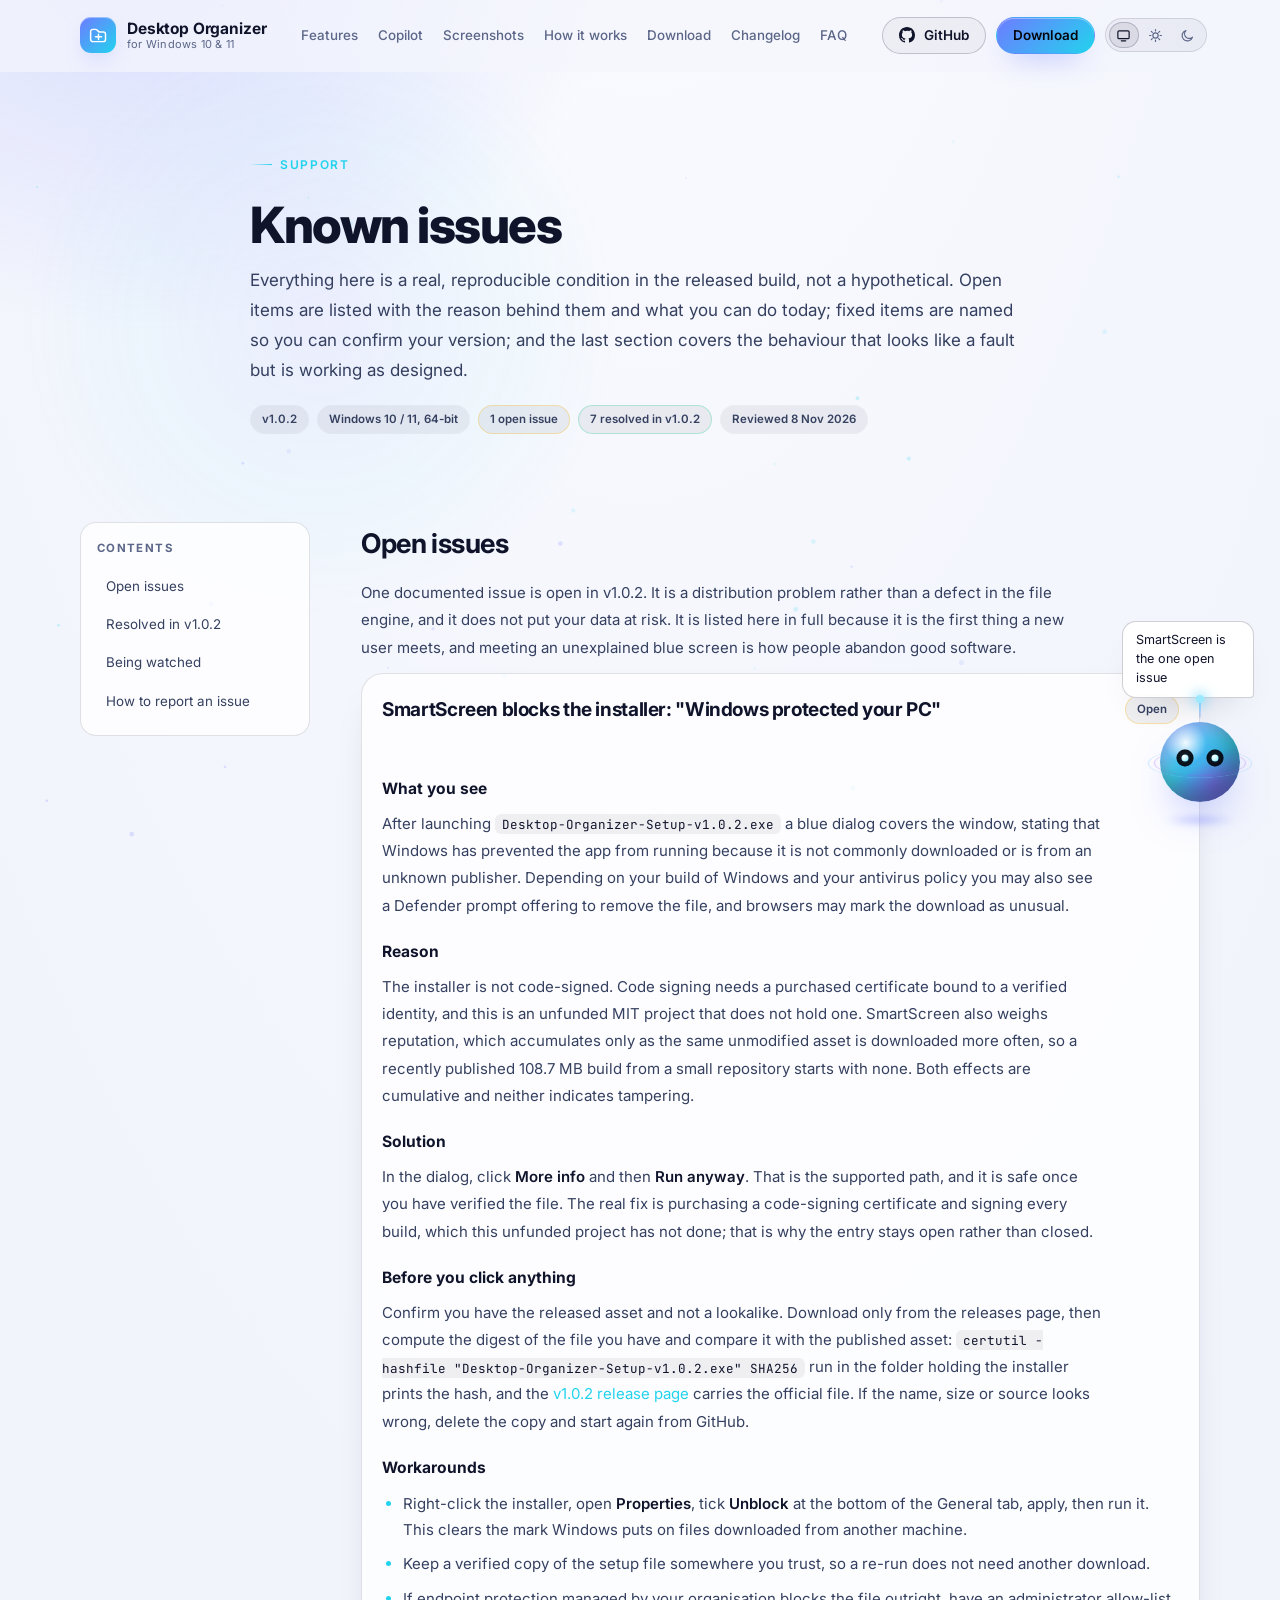
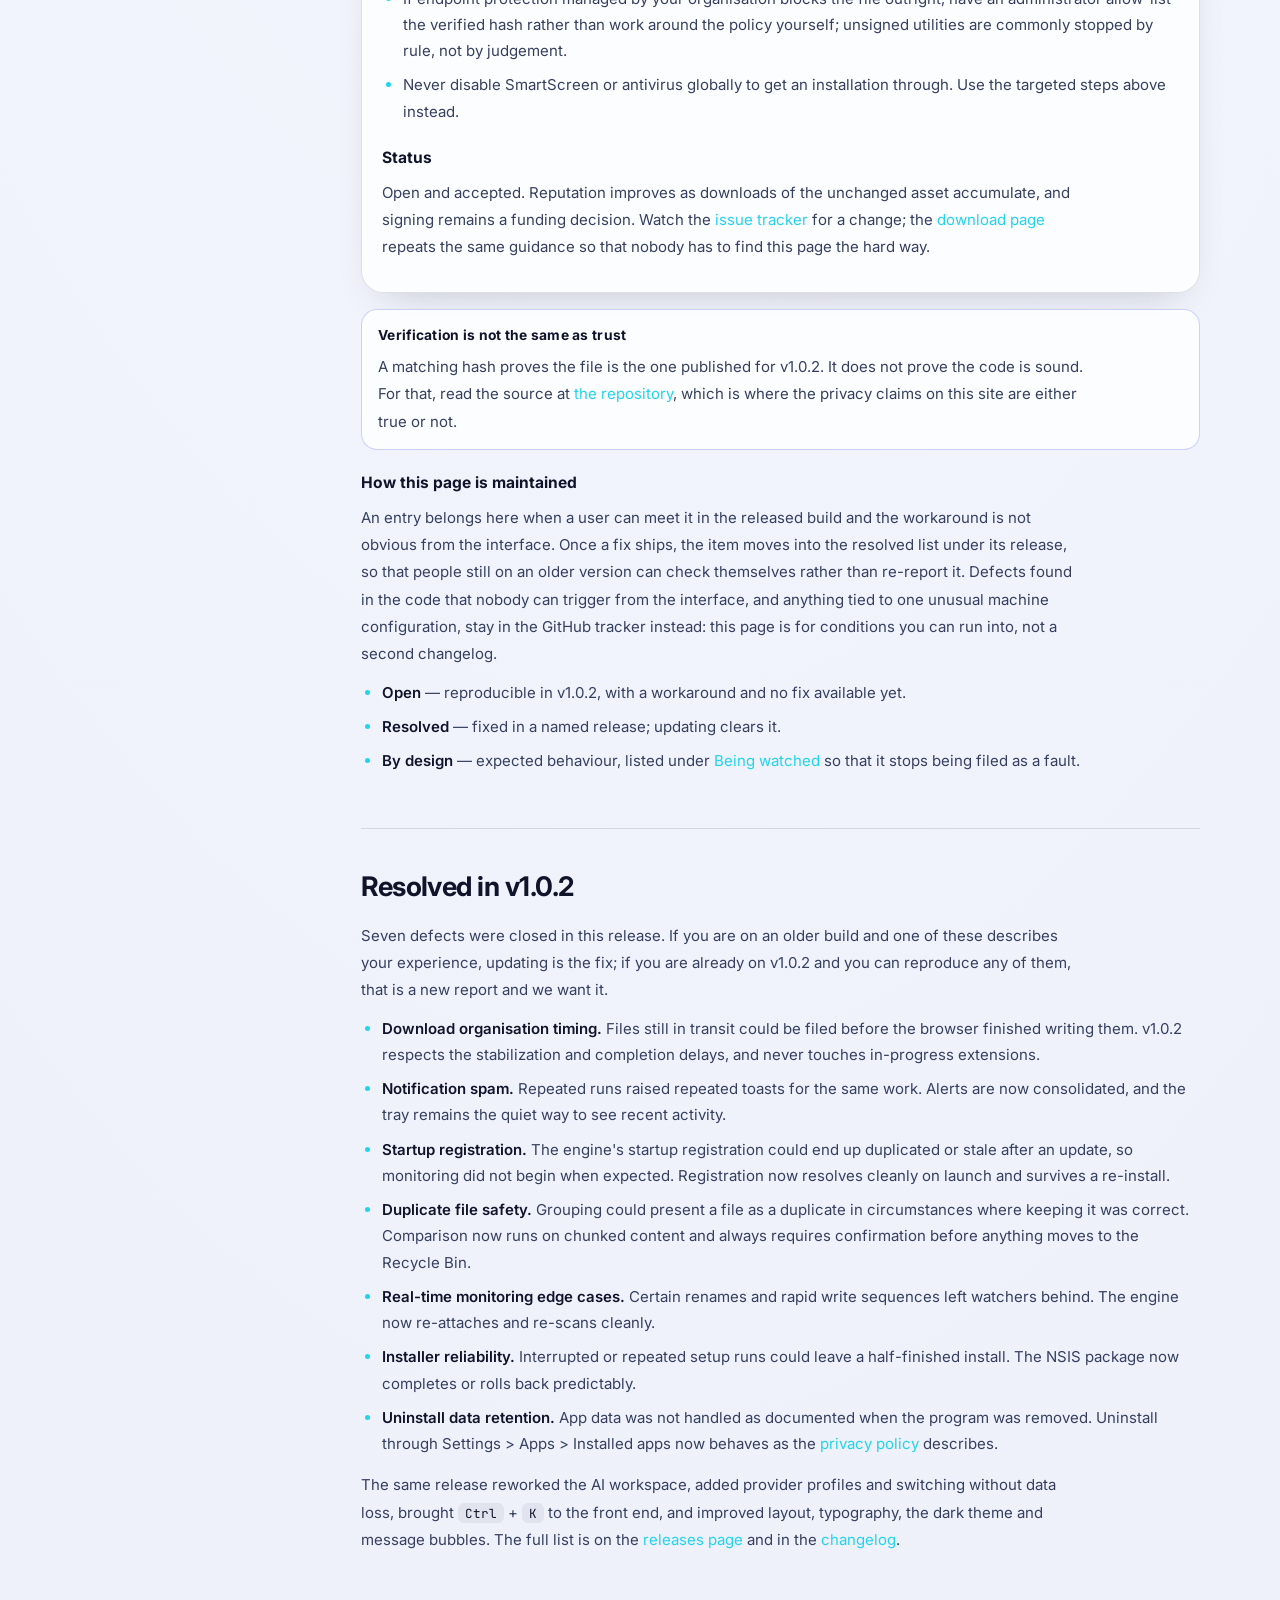
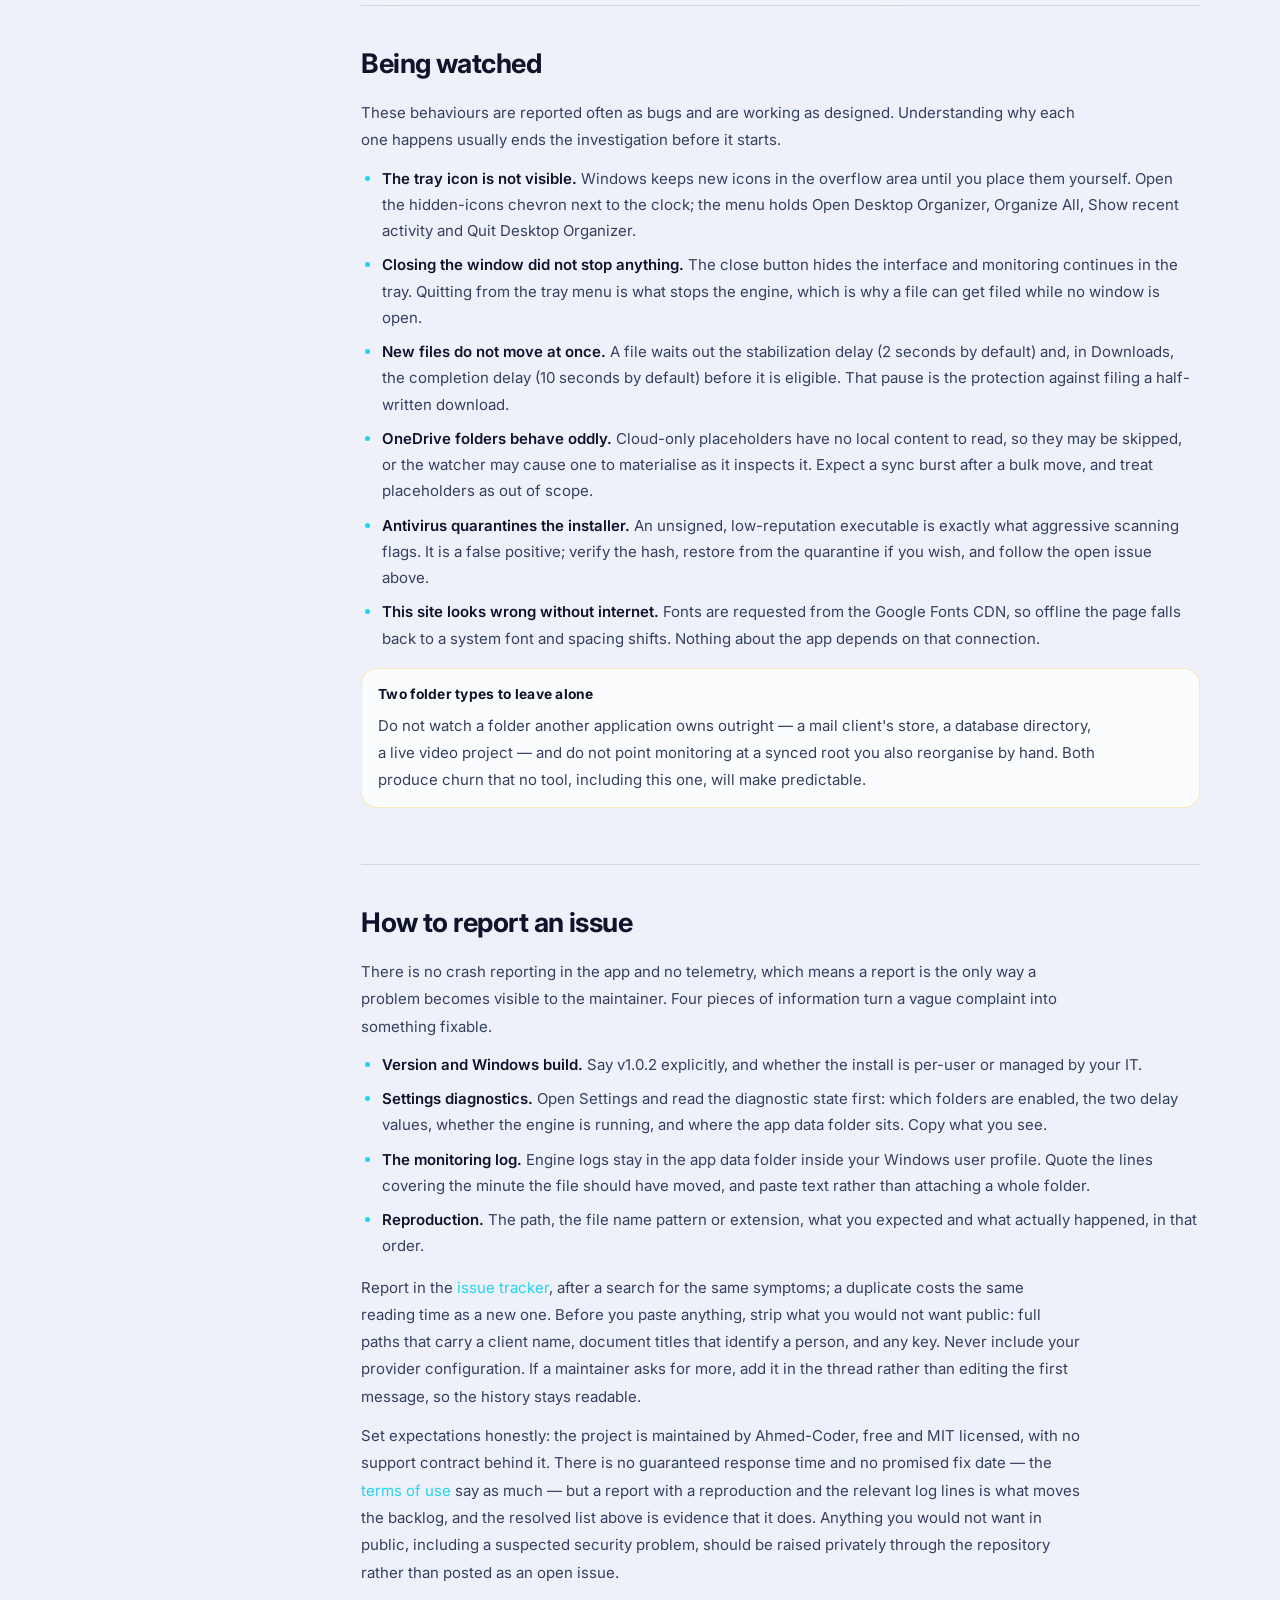
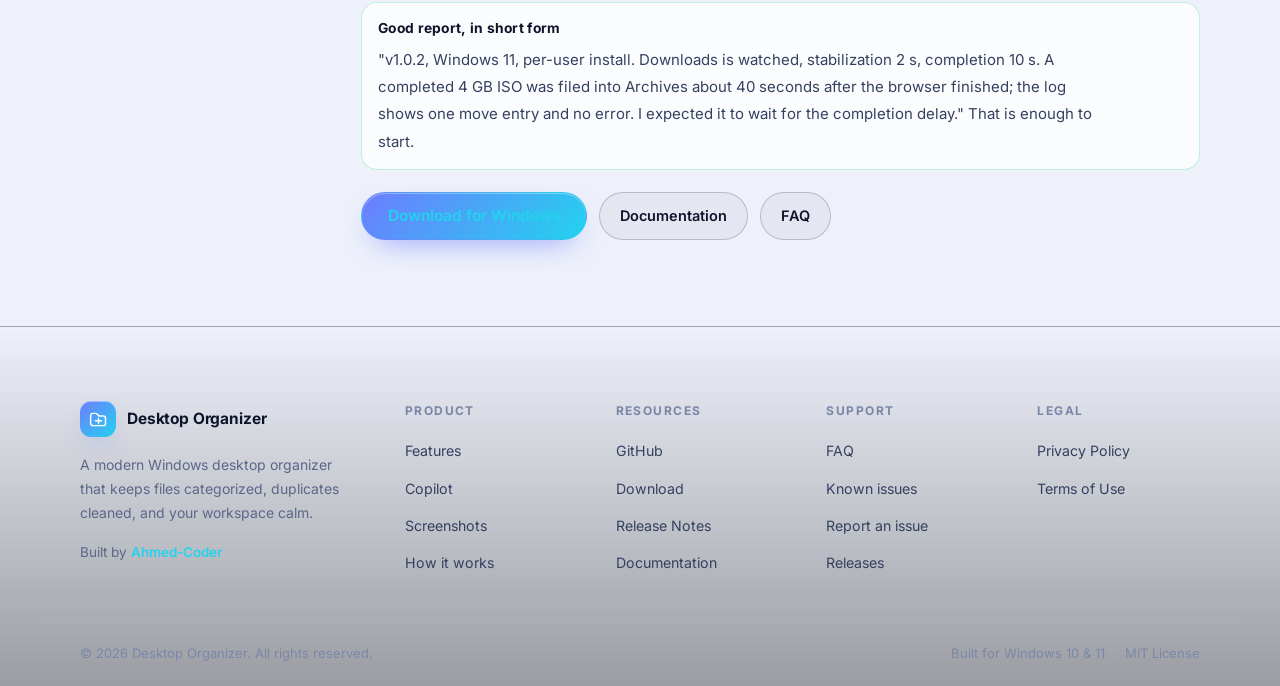
<file: known-issues.html>
<!DOCTYPE html>
<html lang="en">
<head>
<meta charset="utf-8">
<meta name="viewport" content="width=device-width, initial-scale=1">
<title>Known Issues - Desktop Organizer</title>
<meta name="description" content="Known issues in Desktop Organizer v1.0.2: the Windows SmartScreen warning caused by the unsigned installer, how to verify and run the setup, what was fixed and how to report a bug.">
<meta name="author" content="Ahmed-Coder">
<meta name="theme-color" content="#06070d">
<meta name="color-scheme" content="dark light">
<link rel="canonical" href="https://iifamily409-rgb.github.io/Desktop-Organizer/known-issues.html">
<meta name="robots" content="index, follow">
<meta name="referrer" content="strict-origin-when-cross-origin">

<meta property="og:type" content="article">
<meta property="og:site_name" content="Desktop Organizer">
<meta property="og:locale" content="en_US">
<meta property="og:title" content="Desktop Organizer Known Issues">
<meta property="og:description" content="Why SmartScreen flags the unsigned installer, how to verify the download, what v1.0.2 fixed and which behaviours are expected rather than bugs.">
<meta property="og:url" content="https://iifamily409-rgb.github.io/Desktop-Organizer/known-issues.html">
<meta property="og:image" content="https://iifamily409-rgb.github.io/Desktop-Organizer/assets/og-image.png">
<meta property="og:image:alt" content="Desktop Organizer — smart Windows file organizer">
<meta name="twitter:card" content="summary_large_image">
<meta name="twitter:title" content="Desktop Organizer Known Issues">
<meta name="twitter:description" content="Why SmartScreen flags the unsigned installer, how to verify the download, what v1.0.2 fixed and which behaviours are expected rather than bugs.">
<meta name="twitter:image" content="https://iifamily409-rgb.github.io/Desktop-Organizer/assets/og-image.png">

<link rel="icon" href="./assets/favicon.svg" type="image/svg+xml">
<link rel="apple-touch-icon" href="./assets/icon.png">
<link rel="preconnect" href="https://fonts.googleapis.com">
<link rel="preconnect" href="https://fonts.gstatic.com" crossorigin>
<link rel="stylesheet" href="https://fonts.googleapis.com/css2?family=Inter:wght@400;500;600;700;800&family=JetBrains+Mono:wght@400;500&display=swap">
<script>
  /* Apply the saved theme before first paint so nothing flashes in the wrong colours. */
  (function () {
    var pref = "system";
    try { pref = window.localStorage.getItem("do-theme") || "system"; } catch (e) {}
    var light = pref === "light" || (pref !== "dark" && window.matchMedia("(prefers-color-scheme: light)").matches);
    document.documentElement.setAttribute("data-theme-choice", pref);
    document.documentElement.setAttribute("data-theme", light ? "light" : "dark");
  })();
</script>
<link rel="stylesheet" href="./style.css">
<noscript><style>.reveal, .reveal-stagger > *, .term-ex, .mascot-bubble { opacity: 1 !important; transform: none !important; }</style></noscript>

<script type="application/ld+json">
{
  "@context": "https://schema.org",
  "@type": "WebPage",
  "name": "Known Issues",
  "url": "https://iifamily409-rgb.github.io/Desktop-Organizer/known-issues.html",
  "description": "Known issues in Desktop Organizer v1.0.2: the Windows SmartScreen warning caused by the unsigned installer, how to verify and run the setup, what was fixed and how to report a bug.",
  "isPartOf": { "@type": "WebSite", "name": "Desktop Organizer", "url": "https://iifamily409-rgb.github.io/Desktop-Organizer/" },
  "about": {
    "@type": "SoftwareApplication",
    "name": "Desktop Organizer",
    "softwareVersion": "1.0.2",
    "operatingSystem": "Windows 10, Windows 11",
    "downloadUrl": "https://github.com/iifamily409-rgb/Desktop-Organizer/releases/download/v1.0.2/Desktop-Organizer-Setup-v1.0.2.exe",
    "codeRepository": "https://github.com/iifamily409-rgb/Desktop-Organizer",
    "author": { "@type": "Person", "name": "Ahmed-Coder", "url": "https://github.com/iifamily409-rgb" }
  },
  "publisher": { "@type": "Person", "name": "Ahmed-Coder", "url": "https://github.com/iifamily409-rgb" },
  "dateModified": "2026-11-08"
}
</script>
</head>

<body>
<a class="skip-link" href="#main">Skip to content</a>

<div class="fx-glow" id="fxGlow" aria-hidden="true"></div>
<canvas class="fx-particles" id="fxParticles" aria-hidden="true"></canvas>

<header class="site-header" id="siteHeader">
  <div class="container header-inner">
    <a class="brand" href="./index.html" aria-label="Desktop Organizer home">
      <span class="brand-mark" aria-hidden="true">
        <svg viewBox="0 0 24 24" fill="none" stroke="currentColor" stroke-width="1.7" stroke-linecap="round" stroke-linejoin="round">
          <path d="M3 7.5A2.5 2.5 0 0 1 5.5 5h3.1c.66 0 1.28.26 1.75.72L11.9 7.3c.47.46 1.09.72 1.75.72h3.9A2.5 2.5 0 0 1 20 10.5v6A2.5 2.5 0 0 1 17.5 19h-12A2.5 2.5 0 0 1 3 16.5v-9Z"/>
          <path d="M8.5 13.5h7M12 10.5v6"/>
        </svg>
      </span>
      <span class="brand-text">
        <span class="brand-name">Desktop Organizer</span>
        <span class="brand-sub">for Windows 10 &amp; 11</span>
      </span>
    </a>

    <nav class="site-nav" id="siteNav" aria-label="Primary">
      <ul class="nav-links">
        <li><a href="./index.html#features">Features</a></li>
        <li><a href="./index.html#copilot">Copilot</a></li>
        <li><a href="./index.html#screenshots">Screenshots</a></li>
        <li><a href="./index.html#how-it-works">How it works</a></li>
        <li><a href="./index.html#download">Download</a></li>
        <li><a href="./index.html#changelog">Changelog</a></li>
        <li><a href="./index.html#faq">FAQ</a></li>
      </ul>
      <div class="nav-mobile-actions">
        <a class="btn btn-primary btn-block" href="https://github.com/iifamily409-rgb/Desktop-Organizer/releases/download/v1.0.2/Desktop-Organizer-Setup-v1.0.2.exe" download="Desktop-Organizer-Setup-v1.0.2.exe">Download for Windows</a>
      </div>
    </nav>

    <div class="header-actions">
      <button class="btn btn-ghost btn-sm kbd-hint" id="paletteTrigger" type="button" aria-label="Open the website command palette">
        <svg viewBox="0 0 24 24" fill="none" stroke="currentColor" stroke-width="1.9" stroke-linecap="round" stroke-linejoin="round" aria-hidden="true"><path d="M4 7.5h16"/><path d="M4 12h10"/><path d="M4 16.5h7"/><path d="m17.5 14.5 2.5 2.5-2.5 2.5"/></svg>
        <span>Search</span>
        <kbd class="kbd">Ctrl K</kbd>
      </button>
      <a class="btn btn-ghost btn-sm github-btn" href="https://github.com/iifamily409-rgb/Desktop-Organizer" target="_blank" rel="noopener">
        <svg viewBox="0 0 16 16" aria-hidden="true" fill="currentColor"><path d="M8 0C3.58 0 0 3.58 0 8a8 8 0 0 0 5.47 7.59c.4.07.55-.17.55-.38 0-.19-.01-.82-.01-1.49-2.01.37-2.53-.49-2.69-.94-.09-.23-.48-.94-.82-1.13-.28-.15-.68-.52-.01-.53.63-.01 1.08.58 1.23.82.72 1.21 1.87.87 2.33.66.07-.52.28-.87.51-1.07-1.78-.2-3.64-.89-3.64-3.95 0-.87.31-1.59.82-2.15-.08-.2-.36-1.02.08-2.12 0 0 .67-.21 2.2.82a7.6 7.6 0 0 1 2-.27c.68 0 1.36.09 2 .27 1.53-1.04 2.2-.82 2.2-.82.44 1.1.16 1.92.08 2.12.51.56.82 1.27.82 2.15 0 3.07-1.87 3.75-3.65 3.95.29.25.54.73.54 1.48 0 1.07-.01 1.94-.01 2.21 0 .21.15.46.55.38A8 8 0 0 0 16 8c0-4.42-3.58-8-8-8Z"/></svg>
        <span>GitHub</span>
      </a>
      <a class="btn btn-primary btn-sm" href="https://github.com/iifamily409-rgb/Desktop-Organizer/releases/download/v1.0.2/Desktop-Organizer-Setup-v1.0.2.exe" download="Desktop-Organizer-Setup-v1.0.2.exe">Download</a>
      <div class="theme-switch" role="group" aria-label="Colour theme">
        <button type="button" data-theme-btn="system" aria-pressed="false" title="Follow the system theme">
          <svg viewBox="0 0 24 24" fill="none" stroke="currentColor" stroke-width="1.9" stroke-linecap="round" stroke-linejoin="round" aria-hidden="true"><rect x="3" y="4.5" width="18" height="12.5" rx="2"/><path d="M8.5 20.5h7"/></svg>
        </button>
        <button type="button" data-theme-btn="light" aria-pressed="false" title="Light theme">
          <svg viewBox="0 0 24 24" fill="none" stroke="currentColor" stroke-width="1.9" stroke-linecap="round" stroke-linejoin="round" aria-hidden="true"><circle cx="12" cy="12" r="4.2"/><path d="M12 2.5v2.2M12 19.3v2.2M2.5 12h2.2M19.3 12h2.2M5.3 5.3l1.6 1.6M17.1 17.1l1.6 1.6M18.7 5.3l-1.6 1.6M6.9 17.1l-1.6 1.6"/></svg>
        </button>
        <button type="button" data-theme-btn="dark" aria-pressed="false" title="Dark theme">
          <svg viewBox="0 0 24 24" fill="none" stroke="currentColor" stroke-width="1.9" stroke-linecap="round" stroke-linejoin="round" aria-hidden="true"><path d="M20 14.5A8.5 8.5 0 1 1 9.5 4a7 7 0 0 0 10.5 10.5Z"/></svg>
        </button>
      </div>
      <button class="nav-toggle" id="navToggle" type="button" aria-label="Open navigation menu" aria-controls="siteNav" aria-expanded="false">
        <span></span><span></span><span></span>
      </button>
    </div>
  </div>
</header>

<main id="main">

<section class="page-hero" data-mascot-key="issues">
  <div class="container narrow">
    <p class="eyebrow">Support</p>
    <h1 class="page-title">Known issues</h1>
    <p class="page-lead">
      Everything here is a real, reproducible condition in the released build, not a hypothetical. Open items are listed with the reason behind them and what you can
      do today; fixed items are named so you can confirm your version; and the last section covers the behaviour that looks like a fault but is working as designed.
    </p>
    <div class="page-stamp">
      <span class="tag">v1.0.2</span>
      <span class="tag">Windows 10 / 11, 64-bit</span>
      <span class="tag tag-warn">1 open issue</span>
      <span class="tag tag-ok">7 resolved in v1.0.2</span>
      <span class="tag">Reviewed 8 Nov 2026</span>
    </div>
  </div>
</section>

<section class="page-body" data-mascot-key="issues">
  <div class="container doc-layout">

    <aside class="doc-toc" aria-label="On this page">
      <h4>Contents</h4>
      <ol>
        <li><a href="#open-issues">Open issues</a></li>
        <li><a href="#resolved-in-v102">Resolved in v1.0.2</a></li>
        <li><a href="#expected-behaviour">Being watched</a></li>
        <li><a href="#reporting">How to report an issue</a></li>
      </ol>
    </aside>

    <div class="doc-content prose">

      <section class="doc-section" id="open-issues">
        <h2>Open issues</h2>
        <p>
          One documented issue is open in v1.0.2. It is a distribution problem rather than a defect in the file engine, and it does not put your data at risk. It is
          listed here in full because it is the first thing a new user meets, and meeting an unexplained blue screen is how people abandon good software.
        </p>
        <div class="issue-card">
          <div class="issue-head">
            <h2>SmartScreen blocks the installer: "Windows protected your PC"</h2>
            <span class="tag tag-warn">Open</span>
          </div>
          <div class="issue-rows">
            <h3>What you see</h3>
            <p>
              After launching <code>Desktop-Organizer-Setup-v1.0.2.exe</code> a blue dialog covers the window, stating that Windows has prevented the app from running
              because it is not commonly downloaded or is from an unknown publisher. Depending on your build of Windows and your antivirus policy you may also see a
              Defender prompt offering to remove the file, and browsers may mark the download as unusual.
            </p>
            <h3>Reason</h3>
            <p>
              The installer is not code-signed. Code signing needs a purchased certificate bound to a verified identity, and this is an unfunded MIT project that does
              not hold one. SmartScreen also weighs reputation, which accumulates only as the same unmodified asset is downloaded more often, so a recently published
              108.7 MB build from a small repository starts with none. Both effects are cumulative and neither indicates tampering.
            </p>
            <h3>Solution</h3>
            <p>
              In the dialog, click <strong>More info</strong> and then <strong>Run anyway</strong>. That is the supported path, and it is safe once you have verified the
              file. The real fix is purchasing a code-signing certificate and signing every build, which this unfunded project has not done; that is why the entry stays
              open rather than closed.
            </p>
            <h3>Before you click anything</h3>
            <p>
              Confirm you have the released asset and not a lookalike. Download only from the releases page, then compute the digest of the file you have and compare it
              with the published asset: <code>certutil -hashfile "Desktop-Organizer-Setup-v1.0.2.exe" SHA256</code> run in the folder holding the installer prints the
              hash, and the
              <a href="https://github.com/iifamily409-rgb/Desktop-Organizer/releases/tag/v1.0.2" target="_blank" rel="noopener">v1.0.2 release page</a> carries the
              official file. If the name, size or source looks wrong, delete the copy and start again from GitHub.
            </p>
            <h3>Workarounds</h3>
            <ul>
              <li>Right-click the installer, open <strong>Properties</strong>, tick <strong>Unblock</strong> at the bottom of the General tab, apply, then run it. This clears the mark Windows puts on files downloaded from another machine.</li>
              <li>Keep a verified copy of the setup file somewhere you trust, so a re-run does not need another download.</li>
              <li>If endpoint protection managed by your organisation blocks the file outright, have an administrator allow-list the verified hash rather than work around the policy yourself; unsigned utilities are commonly stopped by rule, not by judgement.</li>
              <li>Never disable SmartScreen or antivirus globally to get an installation through. Use the targeted steps above instead.</li>
            </ul>
            <h3>Status</h3>
            <p>
              Open and accepted. Reputation improves as downloads of the unchanged asset accumulate, and signing remains a funding decision. Watch the
              <a href="https://github.com/iifamily409-rgb/Desktop-Organizer/issues" target="_blank" rel="noopener">issue tracker</a> for a change; the
              <a href="./index.html#download">download page</a> repeats the same guidance so that nobody has to find this page the hard way.
            </p>
          </div>
        </div>
        <div class="callout callout-info">
          <h3>Verification is not the same as trust</h3>
          <p>
            A matching hash proves the file is the one published for v1.0.2. It does not prove the code is sound. For that, read the source at
            <a href="https://github.com/iifamily409-rgb/Desktop-Organizer" target="_blank" rel="noopener">the repository</a>, which is where the privacy claims on this
            site are either true or not.
          </p>
        </div>
        <h3>How this page is maintained</h3>
        <p>
          An entry belongs here when a user can meet it in the released build and the workaround is not obvious from the interface. Once a fix ships, the item moves
          into the resolved list under its release, so that people still on an older version can check themselves rather than re-report it. Defects found in the code
          that nobody can trigger from the interface, and anything tied to one unusual machine configuration, stay in the GitHub tracker instead: this page is for
          conditions you can run into, not a second changelog.
        </p>
        <ul>
          <li><strong>Open</strong> — reproducible in v1.0.2, with a workaround and no fix available yet.</li>
          <li><strong>Resolved</strong> — fixed in a named release; updating clears it.</li>
          <li><strong>By design</strong> — expected behaviour, listed under <a href="#expected-behaviour">Being watched</a> so that it stops being filed as a fault.</li>
        </ul>
      </section>

      <section class="doc-section" id="resolved-in-v102">
        <h2>Resolved in v1.0.2</h2>
        <p>
          Seven defects were closed in this release. If you are on an older build and one of these describes your experience, updating is the fix; if you are
          already on v1.0.2 and you can reproduce any of them, that is a new report and we want it.
        </p>
        <ul>
          <li><strong>Download organisation timing.</strong> Files still in transit could be filed before the browser finished writing them. v1.0.2 respects the stabilization and completion delays, and never touches in-progress extensions.</li>
          <li><strong>Notification spam.</strong> Repeated runs raised repeated toasts for the same work. Alerts are now consolidated, and the tray remains the quiet way to see recent activity.</li>
          <li><strong>Startup registration.</strong> The engine's startup registration could end up duplicated or stale after an update, so monitoring did not begin when expected. Registration now resolves cleanly on launch and survives a re-install.</li>
          <li><strong>Duplicate file safety.</strong> Grouping could present a file as a duplicate in circumstances where keeping it was correct. Comparison now runs on chunked content and always requires confirmation before anything moves to the Recycle Bin.</li>
          <li><strong>Real-time monitoring edge cases.</strong> Certain renames and rapid write sequences left watchers behind. The engine now re-attaches and re-scans cleanly.</li>
          <li><strong>Installer reliability.</strong> Interrupted or repeated setup runs could leave a half-finished install. The NSIS package now completes or rolls back predictably.</li>
          <li><strong>Uninstall data retention.</strong> App data was not handled as documented when the program was removed. Uninstall through Settings &gt; Apps &gt; Installed apps now behaves as the <a href="./privacy-policy.html">privacy policy</a> describes.</li>
        </ul>
        <p>
          The same release reworked the AI workspace, added provider profiles and switching without data loss, brought <code>Ctrl</code> + <code>K</code> to the front
          end, and improved layout, typography, the dark theme and message bubbles. The full list is on the
          <a href="https://github.com/iifamily409-rgb/Desktop-Organizer/releases" target="_blank" rel="noopener">releases page</a> and in the
          <a href="./index.html#changelog">changelog</a>.
        </p>
      </section>

      <section class="doc-section" id="expected-behaviour">
        <h2>Being watched</h2>
        <p>
          These behaviours are reported often as bugs and are working as designed. Understanding why each one happens usually ends the investigation before it starts.
        </p>
        <ul>
          <li>
            <strong>The tray icon is not visible.</strong> Windows keeps new icons in the overflow area until you place them yourself. Open the hidden-icons chevron
            next to the clock; the menu holds Open Desktop Organizer, Organize All, Show recent activity and Quit Desktop Organizer.
          </li>
          <li>
            <strong>Closing the window did not stop anything.</strong> The close button hides the interface and monitoring continues in the tray. Quitting from the tray
            menu is what stops the engine, which is why a file can get filed while no window is open.
          </li>
          <li>
            <strong>New files do not move at once.</strong> A file waits out the stabilization delay (2 seconds by default) and, in Downloads, the completion delay (10
            seconds by default) before it is eligible. That pause is the protection against filing a half-written download.
          </li>
          <li>
            <strong>OneDrive folders behave oddly.</strong> Cloud-only placeholders have no local content to read, so they may be skipped, or the watcher may cause one
            to materialise as it inspects it. Expect a sync burst after a bulk move, and treat placeholders as out of scope.
          </li>
          <li>
            <strong>Antivirus quarantines the installer.</strong> An unsigned, low-reputation executable is exactly what aggressive scanning flags. It is a false
            positive; verify the hash, restore from the quarantine if you wish, and follow the open issue above.
          </li>
          <li>
            <strong>This site looks wrong without internet.</strong> Fonts are requested from the Google Fonts CDN, so offline the page falls back to a system font and
            spacing shifts. Nothing about the app depends on that connection.
          </li>
        </ul>
        <div class="callout callout-warn">
          <h3>Two folder types to leave alone</h3>
          <p>
            Do not watch a folder another application owns outright — a mail client's store, a database directory, a live video project — and do not point monitoring at
            a synced root you also reorganise by hand. Both produce churn that no tool, including this one, will make predictable.
          </p>
        </div>
      </section>

      <section class="doc-section" id="reporting">
        <h2>How to report an issue</h2>
        <p>
          There is no crash reporting in the app and no telemetry, which means a report is the only way a problem becomes visible to the maintainer. Four pieces of
          information turn a vague complaint into something fixable.
        </p>
        <ul>
          <li><strong>Version and Windows build.</strong> Say v1.0.2 explicitly, and whether the install is per-user or managed by your IT.</li>
          <li><strong>Settings diagnostics.</strong> Open Settings and read the diagnostic state first: which folders are enabled, the two delay values, whether the engine is running, and where the app data folder sits. Copy what you see.</li>
          <li><strong>The monitoring log.</strong> Engine logs stay in the app data folder inside your Windows user profile. Quote the lines covering the minute the file should have moved, and paste text rather than attaching a whole folder.</li>
          <li><strong>Reproduction.</strong> The path, the file name pattern or extension, what you expected and what actually happened, in that order.</li>
        </ul>
        <p>
          Report in the
          <a href="https://github.com/iifamily409-rgb/Desktop-Organizer/issues" target="_blank" rel="noopener">issue tracker</a>, after a search for the same
          symptoms; a duplicate costs the same reading time as a new one. Before you paste anything, strip what you would not want public: full paths that carry a
          client name, document titles that identify a person, and any key. Never include your provider configuration. If a maintainer asks for more, add it in the
          thread rather than editing the first message, so the history stays readable.
        </p>
        <p>
          Set expectations honestly: the project is maintained by Ahmed-Coder, free and MIT licensed, with no support contract behind it. There is no guaranteed
          response time and no promised fix date — the <a href="./terms-of-use.html">terms of use</a> say as much — but a report with a reproduction and the relevant
          log lines is what moves the backlog, and the resolved list above is evidence that it does. Anything you would not want in public, including a suspected
          security problem, should be raised privately through the repository rather than posted as an open issue.
        </p>
        <div class="callout callout-ok">
          <h3>Good report, in short form</h3>
          <p>
            "v1.0.2, Windows 11, per-user install. Downloads is watched, stabilization 2 s, completion 10 s. A completed 4 GB ISO was filed into Archives about
            40 seconds after the browser finished; the log shows one move entry and no error. I expected it to wait for the completion delay." That is enough to start.
          </p>
        </div>
        <div class="page-links">
          <a class="btn btn-primary btn-lg" href="https://github.com/iifamily409-rgb/Desktop-Organizer/releases/download/v1.0.2/Desktop-Organizer-Setup-v1.0.2.exe" download="Desktop-Organizer-Setup-v1.0.2.exe">Download for Windows</a>
          <a class="btn btn-secondary" href="./documentation.html">Documentation</a>
          <a class="btn btn-secondary" href="./index.html#faq">FAQ</a>
        </div>
      </section>

    </div>
  </div>
</section>

</main>

<footer class="site-footer">
  <div class="container footer-grid">
    <div class="footer-brand">
      <a class="brand" href="./index.html">
        <span class="brand-mark" aria-hidden="true">
          <svg viewBox="0 0 24 24" fill="none" stroke="currentColor" stroke-width="1.7" stroke-linecap="round" stroke-linejoin="round">
            <path d="M3 7.5A2.5 2.5 0 0 1 5.5 5h3.1c.66 0 1.28.26 1.75.72L11.9 7.3c.47.46 1.09.72 1.75.72h3.9A2.5 2.5 0 0 1 20 10.5v6A2.5 2.5 0 0 1 17.5 19h-12A2.5 2.5 0 0 1 3 16.5v-9Z"/>
            <path d="M8.5 13.5h7M12 10.5v6"/>
          </svg>
        </span>
        <span class="brand-text"><span class="brand-name">Desktop Organizer</span></span>
      </a>
      <p>A modern Windows desktop organizer that keeps files categorized, duplicates cleaned, and your workspace calm.</p>
      <p class="developer">Built by <a href="https://github.com/iifamily409-rgb" target="_blank" rel="noopener">Ahmed-Coder</a></p>
    </div>

    <nav class="footer-col" aria-label="Product">
      <h4>Product</h4>
      <ul>
        <li><a href="./index.html#features">Features</a></li>
        <li><a href="./index.html#copilot">Copilot</a></li>
        <li><a href="./index.html#screenshots">Screenshots</a></li>
        <li><a href="./index.html#how-it-works">How it works</a></li>
      </ul>
    </nav>

    <nav class="footer-col" aria-label="Resources">
      <h4>Resources</h4>
      <ul>
        <li><a href="https://github.com/iifamily409-rgb/Desktop-Organizer" target="_blank" rel="noopener">GitHub</a></li>
        <li><a href="https://github.com/iifamily409-rgb/Desktop-Organizer/releases/download/v1.0.2/Desktop-Organizer-Setup-v1.0.2.exe" download="Desktop-Organizer-Setup-v1.0.2.exe">Download</a></li>
        <li><a href="./index.html#changelog">Release Notes</a></li>
        <li><a href="./documentation.html">Documentation</a></li>
      </ul>
    </nav>

    <nav class="footer-col" aria-label="Support">
      <h4>Support</h4>
      <ul>
        <li><a href="./index.html#faq">FAQ</a></li>
        <li><a href="./known-issues.html">Known issues</a></li>
        <li><a href="https://github.com/iifamily409-rgb/Desktop-Organizer/issues" target="_blank" rel="noopener">Report an issue</a></li>
        <li><a href="https://github.com/iifamily409-rgb/Desktop-Organizer/releases" target="_blank" rel="noopener">Releases</a></li>
      </ul>
    </nav>

    <nav class="footer-col" aria-label="Legal">
      <h4>Legal</h4>
      <ul>
        <li><a href="./privacy-policy.html">Privacy Policy</a></li>
        <li><a href="./terms-of-use.html">Terms of Use</a></li>
      </ul>
    </nav>
  </div>

  <div class="container footer-bottom">
    <p>© 2026 Desktop Organizer. All rights reserved.</p>
    <p class="footer-meta"><span>Built for Windows 10 &amp; 11</span><span class="sep">·</span><span>MIT License</span></p>
  </div>
</footer>

<div class="mascot" id="mascot" role="img" aria-label="Desktop Organizer copilot mascot">
  <p class="mascot-bubble" data-mascot-bubble aria-live="polite"></p>
  <div class="mascot-stage" data-mascot-stage>
    <div class="mascot-shell" data-mascot-shell>
      <span class="mascot-ring" aria-hidden="true"></span>
      <span class="mascot-ring b" aria-hidden="true"></span>
      <span class="mascot-antenna" aria-hidden="true"></span>
      <div class="mascot-core" aria-hidden="true">
        <div class="mascot-face">
          <span class="mascot-eye" data-mascot-eye></span>
          <span class="mascot-eye" data-mascot-eye></span>
        </div>
      </div>
      <span class="mascot-shadow" aria-hidden="true"></span>
    </div>
  </div>
</div>

<div class="palette" id="palette" role="dialog" aria-modal="true" aria-label="Website command palette" hidden>
  <div class="pal-panel">
    <div class="pal-search">
      <svg viewBox="0 0 24 24" fill="none" stroke="currentColor" stroke-width="2" stroke-linecap="round" aria-hidden="true"><circle cx="11" cy="11" r="6.5"/><path d="m16 16 4.5 4.5"/></svg>
      <input class="pal-input" id="paletteInput" type="text" placeholder="Type a command or search the site…" autocomplete="off" spellcheck="false" aria-label="Search commands">
      <span class="kbd">Esc</span>
    </div>
    <div class="pal-list" id="paletteList" role="listbox" aria-label="Commands"></div>
    <div class="pal-foot">
      <span><span class="kbd">&uarr;</span><span class="kbd">&darr;</span> navigate</span>
      <span><span class="kbd">Enter</span> run</span>
      <span><span class="kbd">Ctrl</span><span class="kbd">K</span> toggle</span>
    </div>
  </div>
</div>

<button class="to-top" id="toTop" type="button" aria-label="Back to top">
  <svg viewBox="0 0 24 24" fill="none" stroke="currentColor" stroke-width="2" stroke-linecap="round" stroke-linejoin="round" aria-hidden="true"><path d="M12 19V5"/><path d="m5.5 11.5 6.5-6.5 6.5 6.5"/></svg>
</button>

<script src="./script.js" defer></script>
<script src="./mascot.js" defer></script>
</body>
</html>
</file>
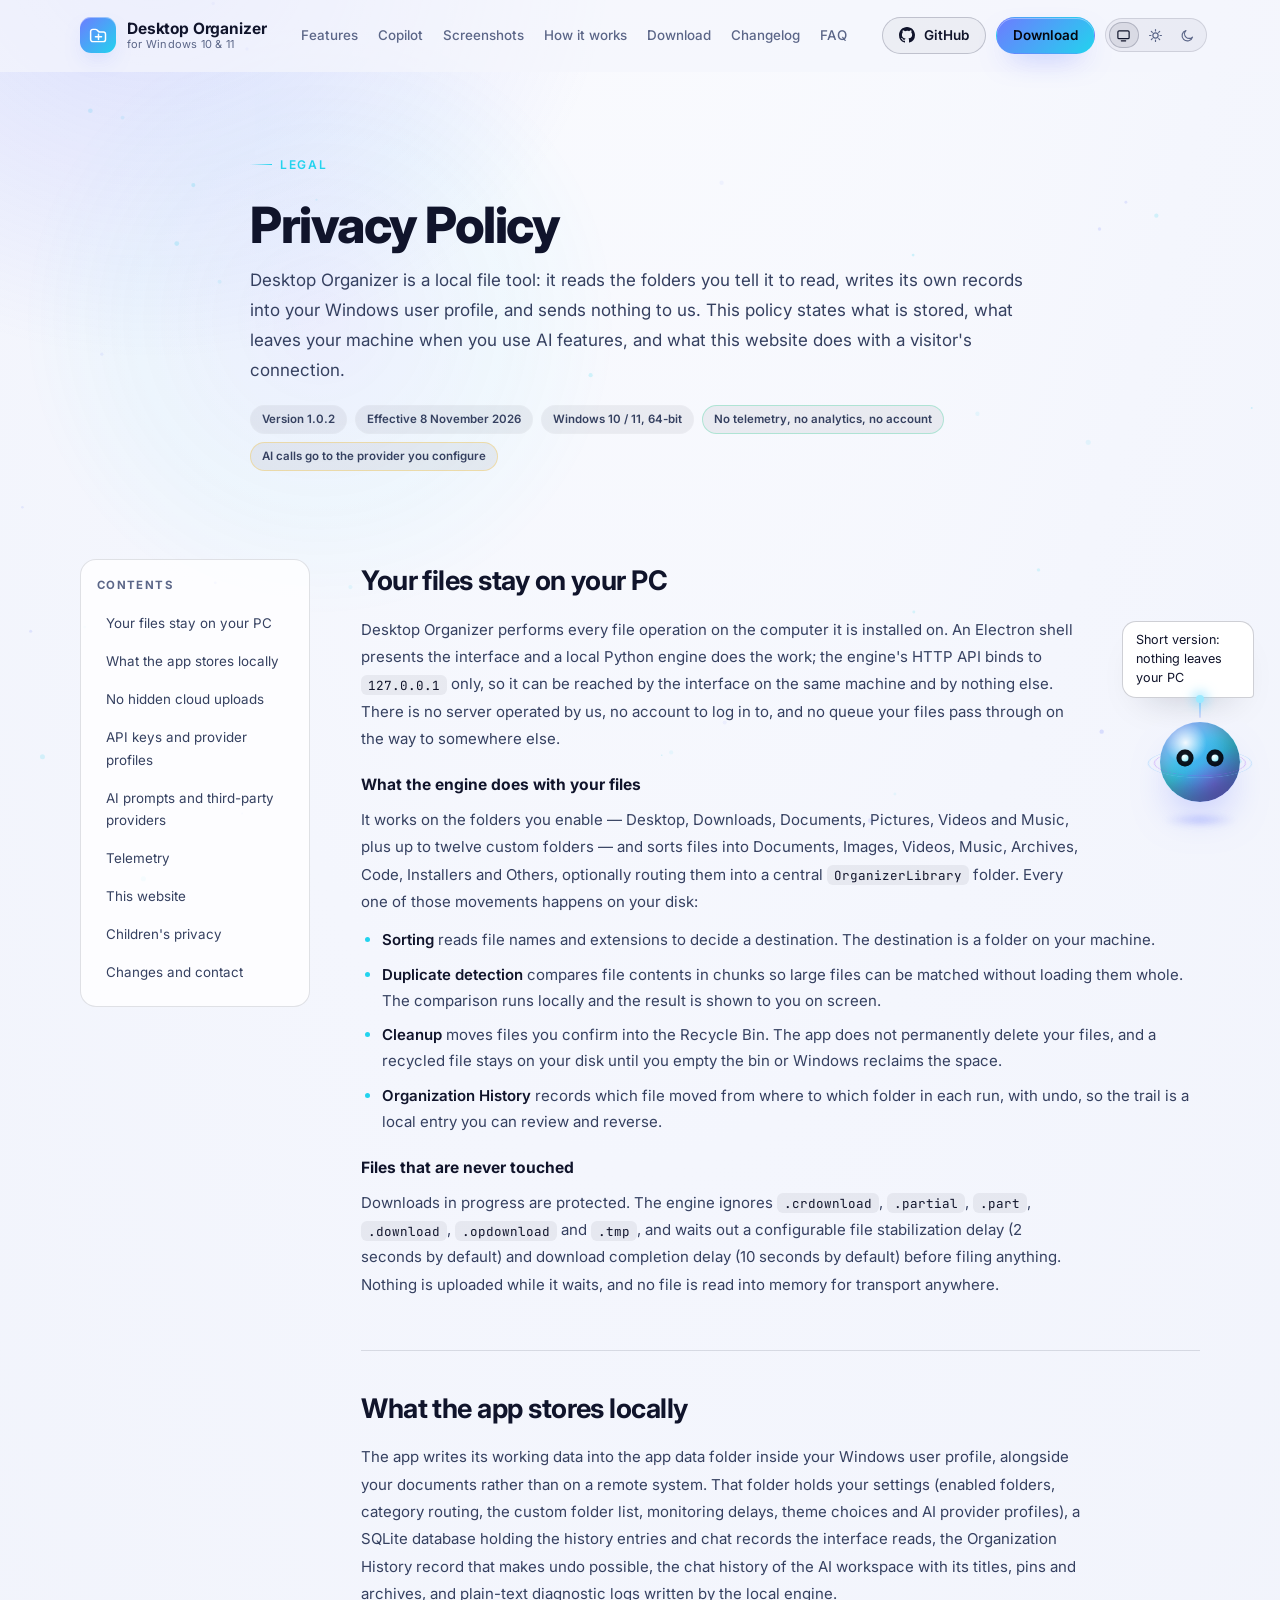
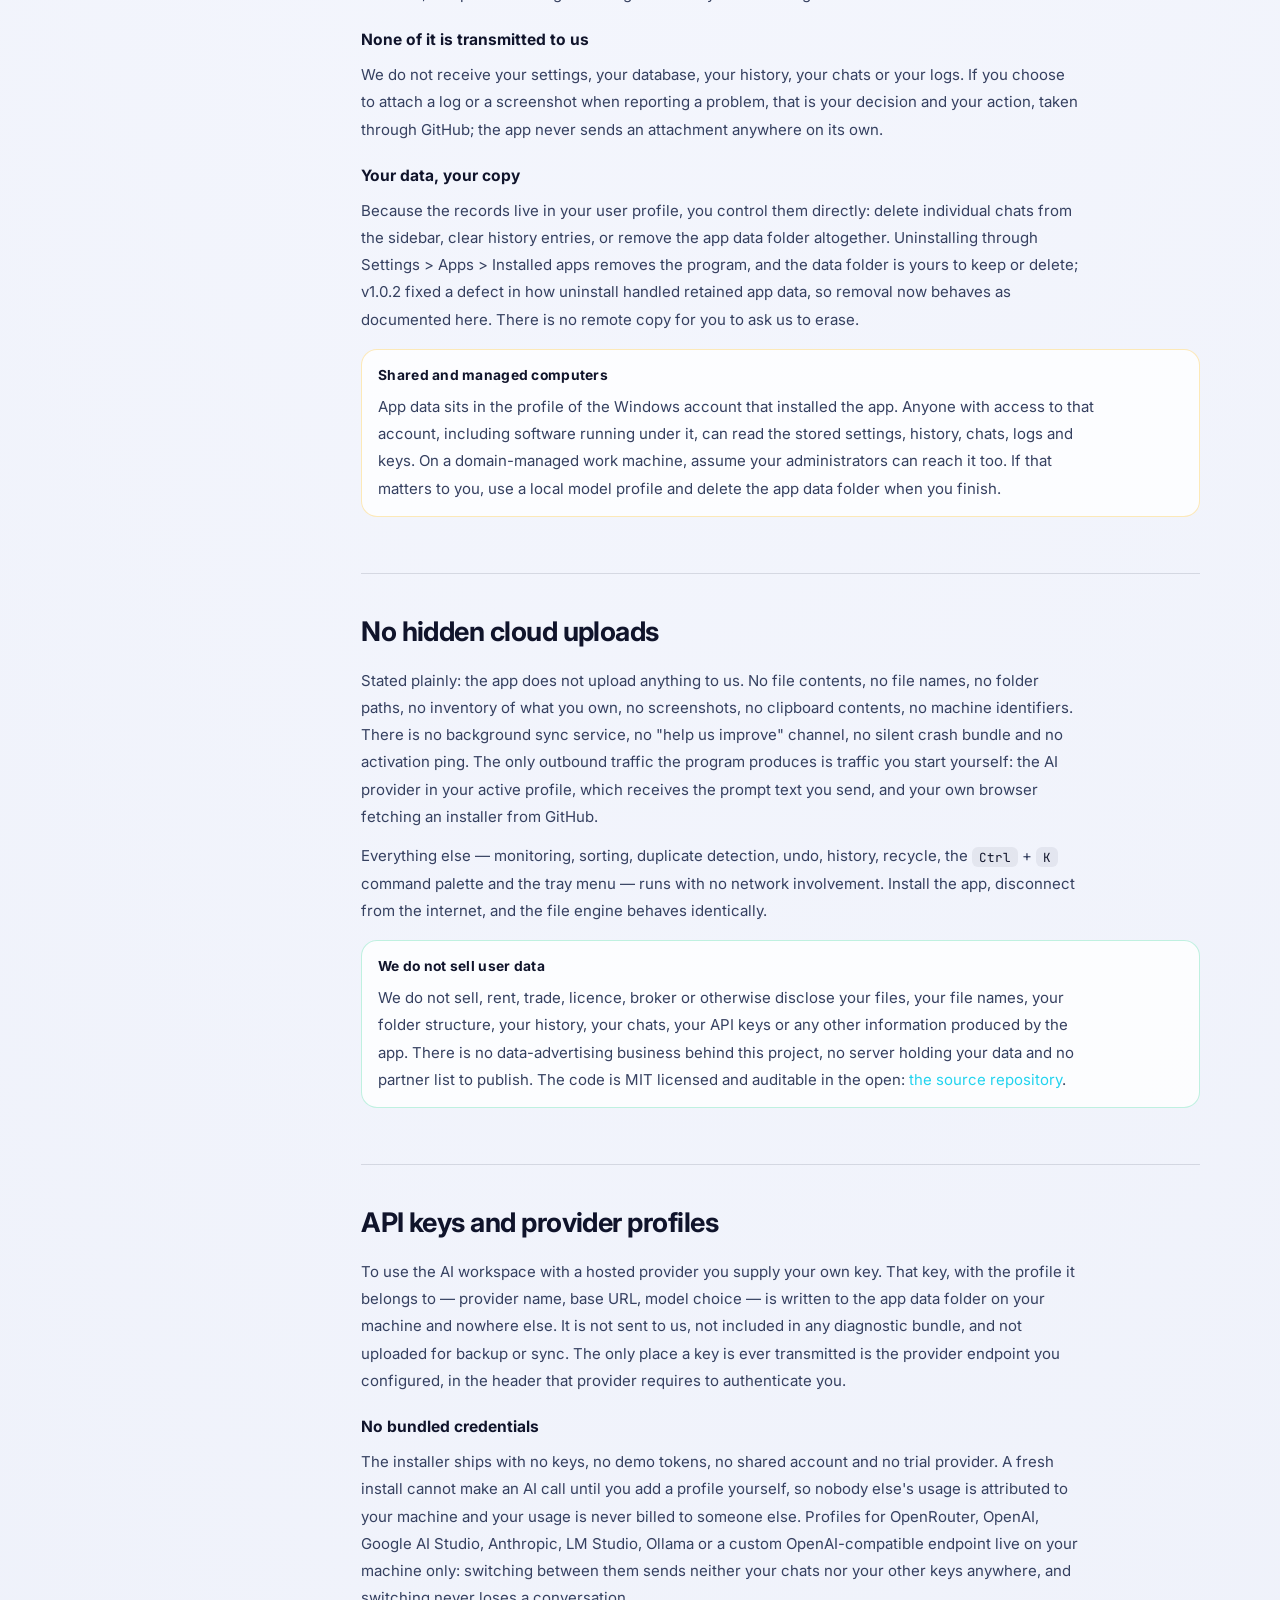
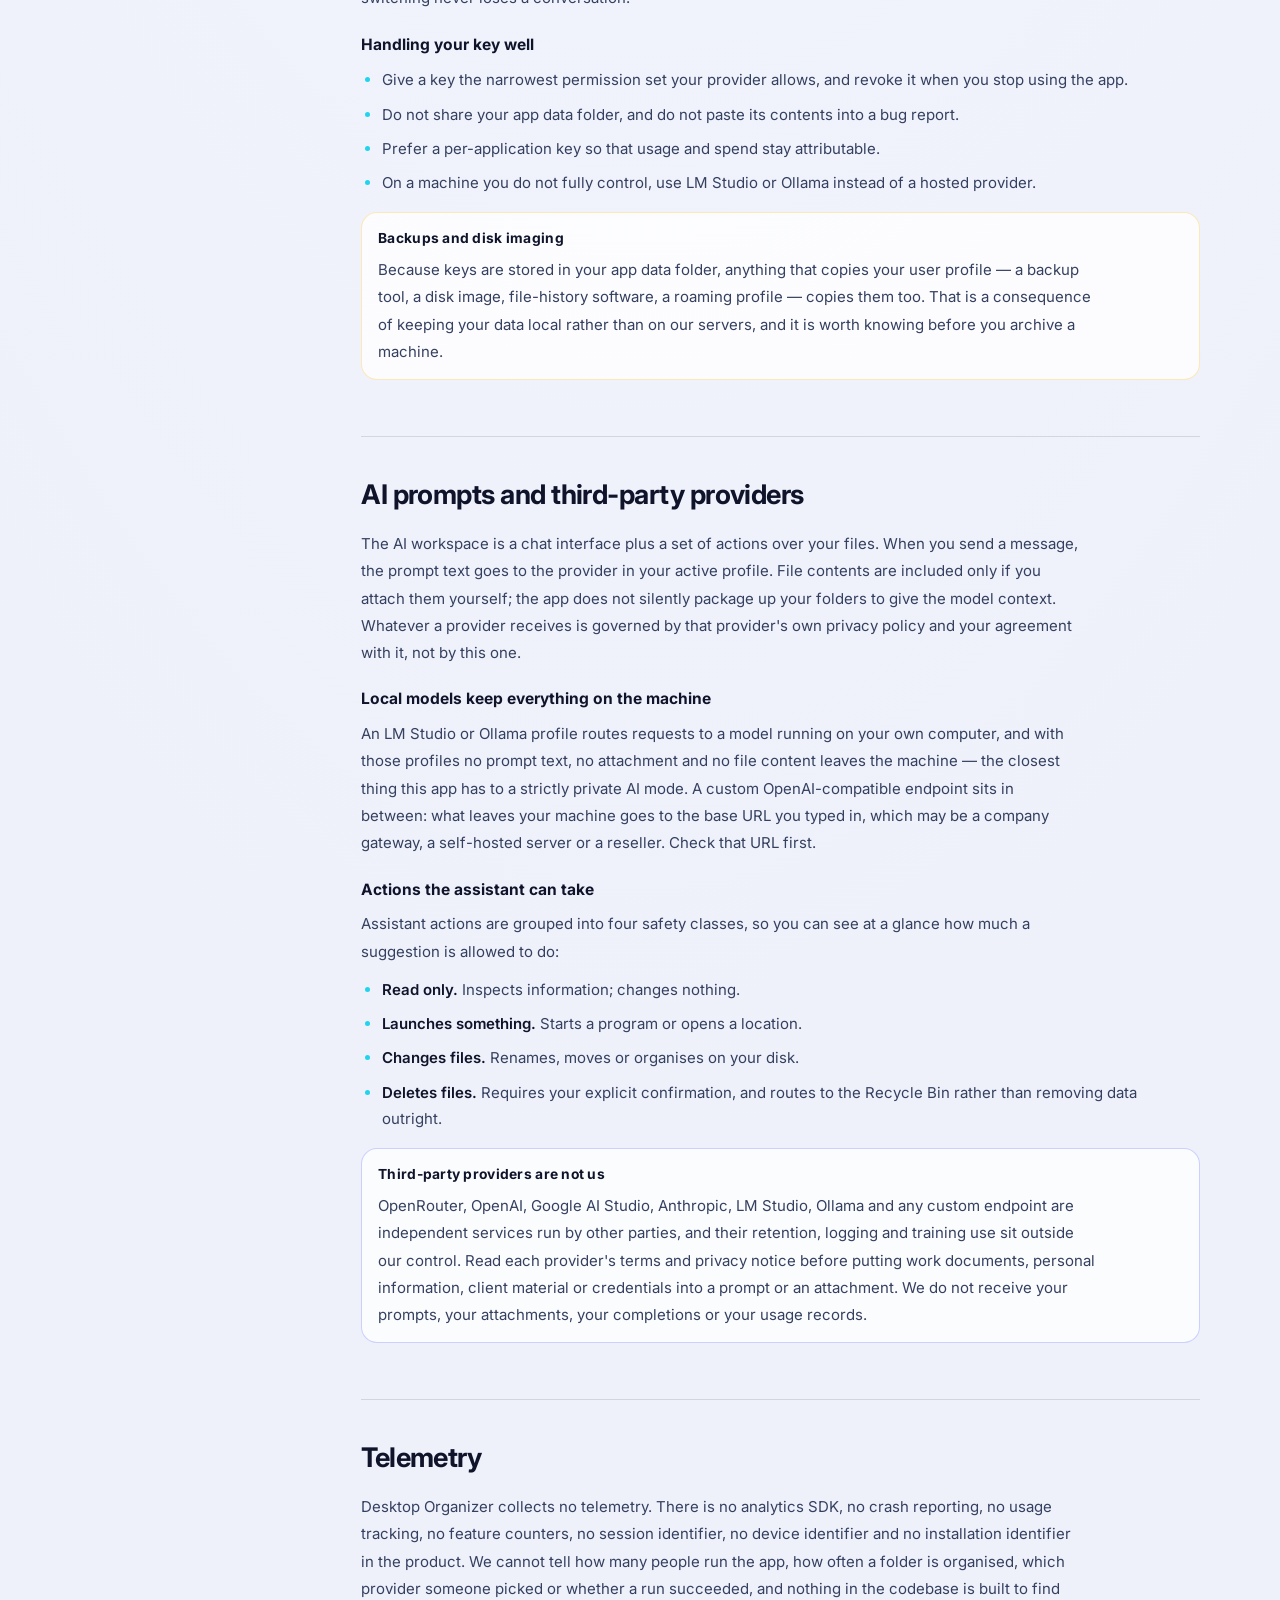
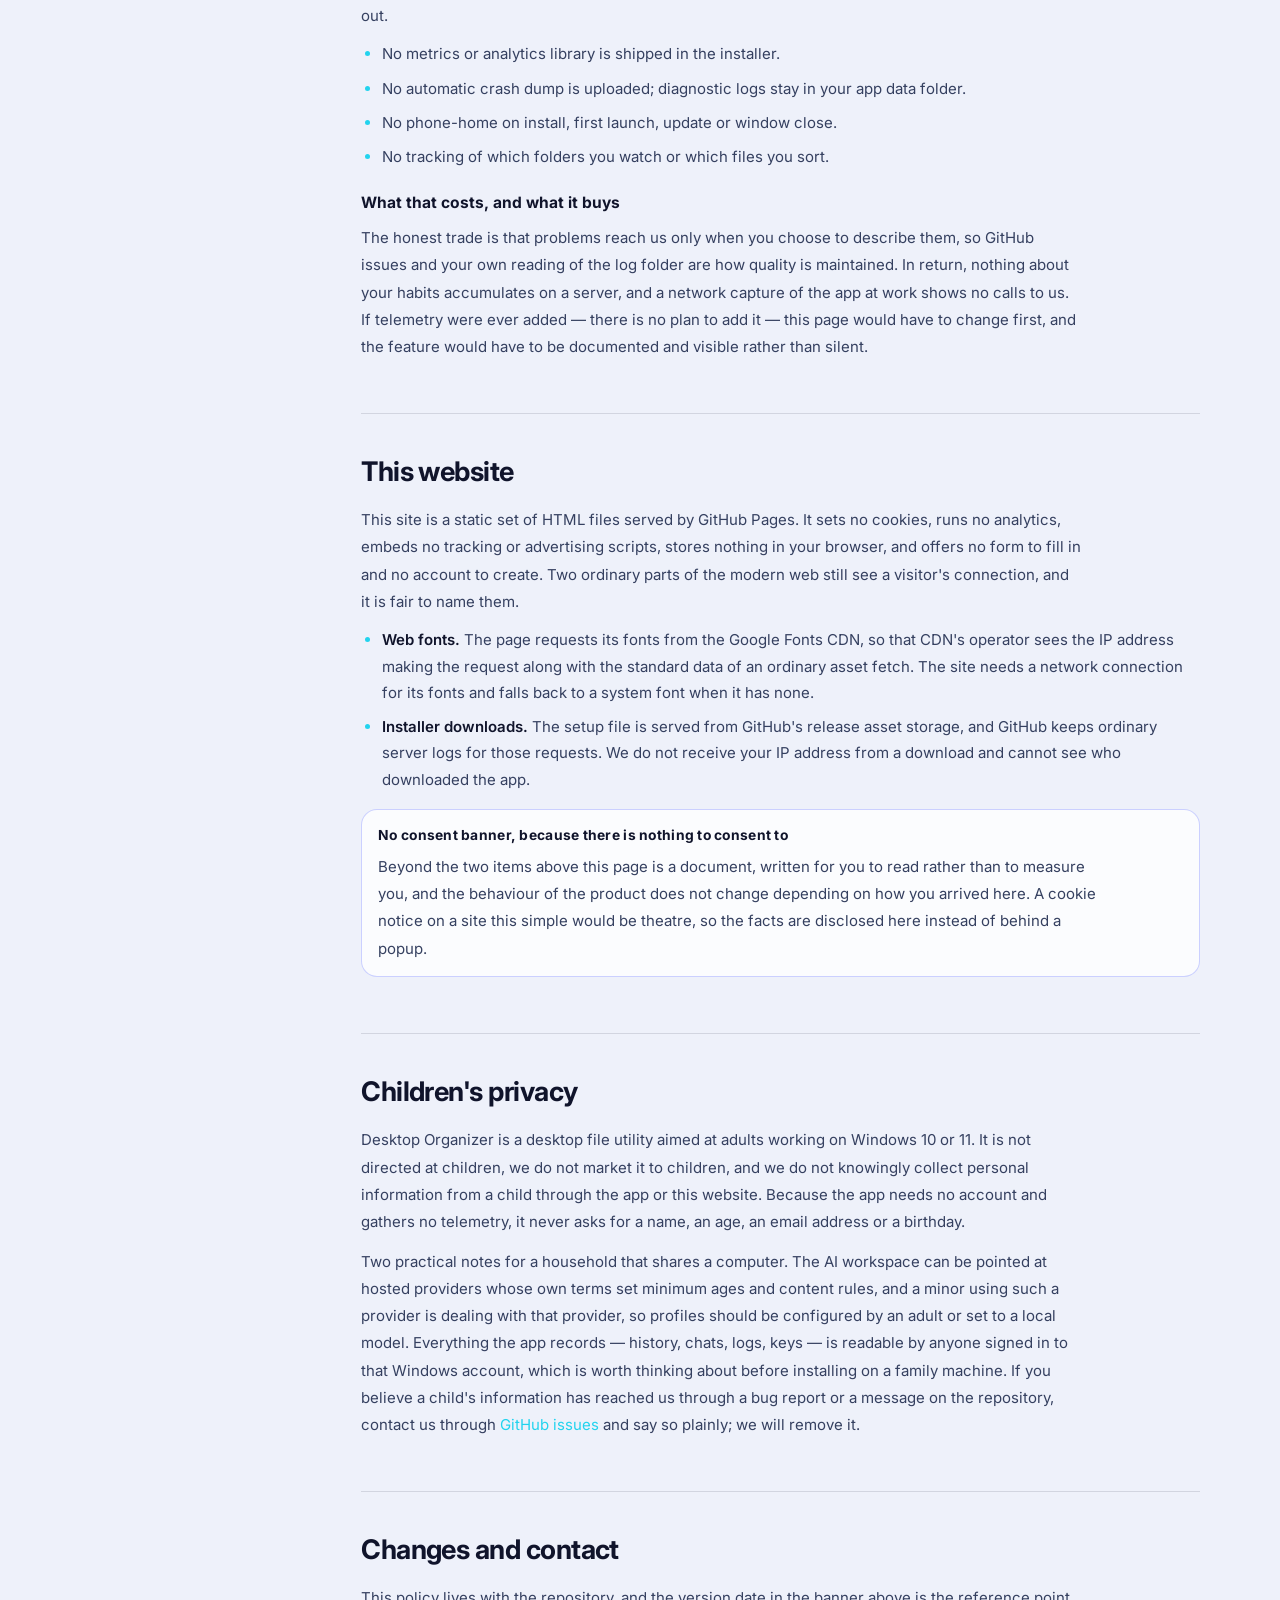
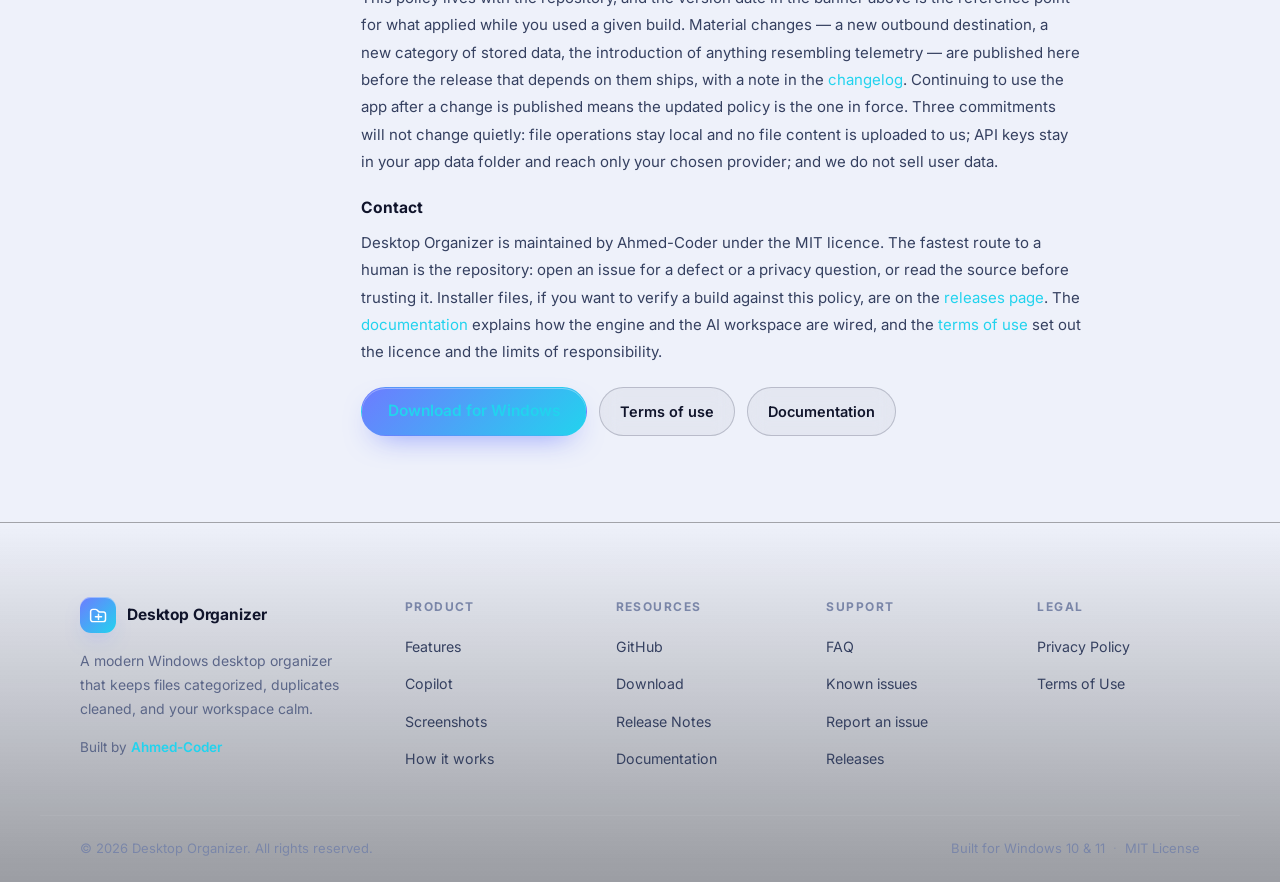
<file: privacy-policy.html>
<!DOCTYPE html>
<html lang="en">
<head>
<meta charset="utf-8">
<meta name="viewport" content="width=device-width, initial-scale=1">
<title>Privacy Policy - Desktop Organizer</title>
<meta name="description" content="Desktop Organizer privacy policy: files stay on your PC, API keys and provider profiles are stored locally, there are no hidden cloud uploads, no bundled credentials and no telemetry.">
<meta name="author" content="Ahmed-Coder">
<meta name="theme-color" content="#06070d">
<meta name="color-scheme" content="dark light">
<link rel="canonical" href="https://iifamily409-rgb.github.io/Desktop-Organizer/privacy-policy.html">
<meta name="robots" content="index, follow">
<meta name="referrer" content="strict-origin-when-cross-origin">

<meta property="og:type" content="article">
<meta property="og:site_name" content="Desktop Organizer">
<meta property="og:locale" content="en_US">
<meta property="og:title" content="Desktop Organizer Privacy Policy">
<meta property="og:description" content="Local-first by design: your files, history and API keys stay on your machine, with no telemetry and no hidden uploads.">
<meta property="og:url" content="https://iifamily409-rgb.github.io/Desktop-Organizer/privacy-policy.html">
<meta property="og:image" content="https://iifamily409-rgb.github.io/Desktop-Organizer/assets/og-image.png">
<meta property="og:image:alt" content="Desktop Organizer — smart Windows file organizer">
<meta name="twitter:card" content="summary_large_image">
<meta name="twitter:title" content="Desktop Organizer Privacy Policy">
<meta name="twitter:description" content="Local-first by design: your files, history and API keys stay on your machine, with no telemetry and no hidden uploads.">
<meta name="twitter:image" content="https://iifamily409-rgb.github.io/Desktop-Organizer/assets/og-image.png">

<link rel="icon" href="./assets/favicon.svg" type="image/svg+xml">
<link rel="apple-touch-icon" href="./assets/icon.png">
<link rel="preconnect" href="https://fonts.googleapis.com">
<link rel="preconnect" href="https://fonts.gstatic.com" crossorigin>
<link rel="stylesheet" href="https://fonts.googleapis.com/css2?family=Inter:wght@400;500;600;700;800&family=JetBrains+Mono:wght@400;500&display=swap">
<script>
  /* Apply the saved theme before first paint so nothing flashes in the wrong colours. */
  (function () {
    var pref = "system";
    try { pref = window.localStorage.getItem("do-theme") || "system"; } catch (e) {}
    var light = pref === "light" || (pref !== "dark" && window.matchMedia("(prefers-color-scheme: light)").matches);
    document.documentElement.setAttribute("data-theme-choice", pref);
    document.documentElement.setAttribute("data-theme", light ? "light" : "dark");
  })();
</script>
<link rel="stylesheet" href="./style.css">
<noscript><style>.reveal, .reveal-stagger > *, .term-ex, .mascot-bubble { opacity: 1 !important; transform: none !important; }</style></noscript>

<script type="application/ld+json">
{
  "@context": "https://schema.org",
  "@type": "WebPage",
  "name": "Privacy Policy",
  "url": "https://iifamily409-rgb.github.io/Desktop-Organizer/privacy-policy.html",
  "description": "Desktop Organizer privacy policy: files stay on your PC, API keys and provider profiles are stored locally, there are no hidden cloud uploads, no bundled credentials and no telemetry.",
  "isPartOf": { "@type": "WebSite", "name": "Desktop Organizer", "url": "https://iifamily409-rgb.github.io/Desktop-Organizer/" },
  "about": {
    "@type": "SoftwareApplication",
    "name": "Desktop Organizer",
    "softwareVersion": "1.0.2",
    "operatingSystem": "Windows 10, Windows 11",
    "downloadUrl": "https://github.com/iifamily409-rgb/Desktop-Organizer/releases/download/v1.0.2/Desktop-Organizer-Setup-v1.0.2.exe",
    "codeRepository": "https://github.com/iifamily409-rgb/Desktop-Organizer",
    "author": { "@type": "Person", "name": "Ahmed-Coder", "url": "https://github.com/iifamily409-rgb" }
  },
  "publisher": { "@type": "Person", "name": "Ahmed-Coder", "url": "https://github.com/iifamily409-rgb" },
  "dateModified": "2026-11-08"
}
</script>
</head>

<body>
<a class="skip-link" href="#main">Skip to content</a>

<div class="fx-glow" id="fxGlow" aria-hidden="true"></div>
<canvas class="fx-particles" id="fxParticles" aria-hidden="true"></canvas>

<header class="site-header" id="siteHeader">
  <div class="container header-inner">
    <a class="brand" href="./index.html" aria-label="Desktop Organizer home">
      <span class="brand-mark" aria-hidden="true">
        <svg viewBox="0 0 24 24" fill="none" stroke="currentColor" stroke-width="1.7" stroke-linecap="round" stroke-linejoin="round">
          <path d="M3 7.5A2.5 2.5 0 0 1 5.5 5h3.1c.66 0 1.28.26 1.75.72L11.9 7.3c.47.46 1.09.72 1.75.72h3.9A2.5 2.5 0 0 1 20 10.5v6A2.5 2.5 0 0 1 17.5 19h-12A2.5 2.5 0 0 1 3 16.5v-9Z"/>
          <path d="M8.5 13.5h7M12 10.5v6"/>
        </svg>
      </span>
      <span class="brand-text">
        <span class="brand-name">Desktop Organizer</span>
        <span class="brand-sub">for Windows 10 &amp; 11</span>
      </span>
    </a>

    <nav class="site-nav" id="siteNav" aria-label="Primary">
      <ul class="nav-links">
        <li><a href="./index.html#features">Features</a></li>
        <li><a href="./index.html#copilot">Copilot</a></li>
        <li><a href="./index.html#screenshots">Screenshots</a></li>
        <li><a href="./index.html#how-it-works">How it works</a></li>
        <li><a href="./index.html#download">Download</a></li>
        <li><a href="./index.html#changelog">Changelog</a></li>
        <li><a href="./index.html#faq">FAQ</a></li>
      </ul>
      <div class="nav-mobile-actions">
        <a class="btn btn-primary btn-block" href="https://github.com/iifamily409-rgb/Desktop-Organizer/releases/download/v1.0.2/Desktop-Organizer-Setup-v1.0.2.exe" download="Desktop-Organizer-Setup-v1.0.2.exe">Download for Windows</a>
      </div>
    </nav>

    <div class="header-actions">
      <button class="btn btn-ghost btn-sm kbd-hint" id="paletteTrigger" type="button" aria-label="Open the website command palette">
        <svg viewBox="0 0 24 24" fill="none" stroke="currentColor" stroke-width="1.9" stroke-linecap="round" stroke-linejoin="round" aria-hidden="true"><path d="M4 7.5h16"/><path d="M4 12h10"/><path d="M4 16.5h7"/><path d="m17.5 14.5 2.5 2.5-2.5 2.5"/></svg>
        <span>Search</span>
        <kbd class="kbd">Ctrl K</kbd>
      </button>
      <a class="btn btn-ghost btn-sm github-btn" href="https://github.com/iifamily409-rgb/Desktop-Organizer" target="_blank" rel="noopener">
        <svg viewBox="0 0 16 16" aria-hidden="true" fill="currentColor"><path d="M8 0C3.58 0 0 3.58 0 8a8 8 0 0 0 5.47 7.59c.4.07.55-.17.55-.38 0-.19-.01-.82-.01-1.49-2.01.37-2.53-.49-2.69-.94-.09-.23-.48-.94-.82-1.13-.28-.15-.68-.52-.01-.53.63-.01 1.08.58 1.23.82.72 1.21 1.87.87 2.33.66.07-.52.28-.87.51-1.07-1.78-.2-3.64-.89-3.64-3.95 0-.87.31-1.59.82-2.15-.08-.2-.36-1.02.08-2.12 0 0 .67-.21 2.2.82a7.6 7.6 0 0 1 2-.27c.68 0 1.36.09 2 .27 1.53-1.04 2.2-.82 2.2-.82.44 1.1.16 1.92.08 2.12.51.56.82 1.27.82 2.15 0 3.07-1.87 3.75-3.65 3.95.29.25.54.73.54 1.48 0 1.07-.01 1.94-.01 2.21 0 .21.15.46.55.38A8 8 0 0 0 16 8c0-4.42-3.58-8-8-8Z"/></svg>
        <span>GitHub</span>
      </a>
      <a class="btn btn-primary btn-sm" href="https://github.com/iifamily409-rgb/Desktop-Organizer/releases/download/v1.0.2/Desktop-Organizer-Setup-v1.0.2.exe" download="Desktop-Organizer-Setup-v1.0.2.exe">Download</a>
      <div class="theme-switch" role="group" aria-label="Colour theme">
        <button type="button" data-theme-btn="system" aria-pressed="false" title="Follow the system theme">
          <svg viewBox="0 0 24 24" fill="none" stroke="currentColor" stroke-width="1.9" stroke-linecap="round" stroke-linejoin="round" aria-hidden="true"><rect x="3" y="4.5" width="18" height="12.5" rx="2"/><path d="M8.5 20.5h7"/></svg>
        </button>
        <button type="button" data-theme-btn="light" aria-pressed="false" title="Light theme">
          <svg viewBox="0 0 24 24" fill="none" stroke="currentColor" stroke-width="1.9" stroke-linecap="round" stroke-linejoin="round" aria-hidden="true"><circle cx="12" cy="12" r="4.2"/><path d="M12 2.5v2.2M12 19.3v2.2M2.5 12h2.2M19.3 12h2.2M5.3 5.3l1.6 1.6M17.1 17.1l1.6 1.6M18.7 5.3l-1.6 1.6M6.9 17.1l-1.6 1.6"/></svg>
        </button>
        <button type="button" data-theme-btn="dark" aria-pressed="false" title="Dark theme">
          <svg viewBox="0 0 24 24" fill="none" stroke="currentColor" stroke-width="1.9" stroke-linecap="round" stroke-linejoin="round" aria-hidden="true"><path d="M20 14.5A8.5 8.5 0 1 1 9.5 4a7 7 0 0 0 10.5 10.5Z"/></svg>
        </button>
      </div>
      <button class="nav-toggle" id="navToggle" type="button" aria-label="Open navigation menu" aria-controls="siteNav" aria-expanded="false">
        <span></span><span></span><span></span>
      </button>
    </div>
  </div>
</header>

<main id="main">

<section class="page-hero" data-mascot-key="privacy">
  <div class="container narrow">
    <p class="eyebrow">Legal</p>
    <h1 class="page-title">Privacy Policy</h1>
    <p class="page-lead">
      Desktop Organizer is a local file tool: it reads the folders you tell it to read, writes its own records into your Windows user profile, and sends nothing to
      us. This policy states what is stored, what leaves your machine when you use AI features, and what this website does with a visitor's connection.
    </p>
    <div class="page-stamp">
      <span class="tag">Version 1.0.2</span>
      <span class="tag">Effective 8 November 2026</span>
      <span class="tag">Windows 10 / 11, 64-bit</span>
      <span class="tag tag-ok">No telemetry, no analytics, no account</span>
      <span class="tag tag-warn">AI calls go to the provider you configure</span>
    </div>
  </div>
</section>

<section class="page-body" data-mascot-key="privacy">
  <div class="container doc-layout">

    <aside class="doc-toc" aria-label="On this page">
      <h4>Contents</h4>
      <ol>
        <li><a href="#your-files-stay-local">Your files stay on your PC</a></li>
        <li><a href="#what-the-app-stores">What the app stores locally</a></li>
        <li><a href="#no-hidden-cloud-uploads">No hidden cloud uploads</a></li>
        <li><a href="#api-keys-and-profiles">API keys and provider profiles</a></li>
        <li><a href="#ai-prompts-and-providers">AI prompts and third-party providers</a></li>
        <li><a href="#telemetry">Telemetry</a></li>
        <li><a href="#this-website">This website</a></li>
        <li><a href="#childrens-privacy">Children's privacy</a></li>
        <li><a href="#changes-and-contact">Changes and contact</a></li>
      </ol>
    </aside>

    <div class="doc-content prose">

      <section class="doc-section" id="your-files-stay-local">
        <h2>Your files stay on your PC</h2>
        <p>
          Desktop Organizer performs every file operation on the computer it is installed on. An Electron shell presents the interface and a local Python engine does
          the work; the engine's HTTP API binds to <code>127.0.0.1</code> only, so it can be reached by the interface on the same machine and by nothing else. There is
          no server operated by us, no account to log in to, and no queue your files pass through on the way to somewhere else.
        </p>
        <h3>What the engine does with your files</h3>
        <p>
          It works on the folders you enable — Desktop, Downloads, Documents, Pictures, Videos and Music, plus up to twelve custom folders — and sorts files into
          Documents, Images, Videos, Music, Archives, Code, Installers and Others, optionally routing them into a central <code>OrganizerLibrary</code> folder. Every
          one of those movements happens on your disk:
        </p>
        <ul>
          <li><strong>Sorting</strong> reads file names and extensions to decide a destination. The destination is a folder on your machine.</li>
          <li><strong>Duplicate detection</strong> compares file contents in chunks so large files can be matched without loading them whole. The comparison runs locally and the result is shown to you on screen.</li>
          <li><strong>Cleanup</strong> moves files you confirm into the Recycle Bin. The app does not permanently delete your files, and a recycled file stays on your disk until you empty the bin or Windows reclaims the space.</li>
          <li><strong>Organization History</strong> records which file moved from where to which folder in each run, with undo, so the trail is a local entry you can review and reverse.</li>
        </ul>
        <h3>Files that are never touched</h3>
        <p>
          Downloads in progress are protected. The engine ignores <code>.crdownload</code>, <code>.partial</code>, <code>.part</code>, <code>.download</code>, <code>.opdownload</code>
          and <code>.tmp</code>, and waits out a configurable file stabilization delay (2 seconds by default) and download completion delay (10 seconds by default) before filing
          anything. Nothing is uploaded while it waits, and no file is read into memory for transport anywhere.
        </p>
      </section>

      <section class="doc-section" id="what-the-app-stores">
        <h2>What the app stores locally</h2>
        <p>
          The app writes its working data into the app data folder inside your Windows user profile, alongside your documents rather than on a remote system. That
          folder holds your settings (enabled folders, category routing, the custom folder list, monitoring delays, theme choices and AI provider profiles), a SQLite
          database holding the history entries and chat records the interface reads, the Organization History record that makes undo possible, the chat history of the
          AI workspace with its titles, pins and archives, and plain-text diagnostic logs written by the local engine.
        </p>
        <h3>None of it is transmitted to us</h3>
        <p>
          We do not receive your settings, your database, your history, your chats or your logs. If you choose to attach a log or a screenshot when reporting a
          problem, that is your decision and your action, taken through GitHub; the app never sends an attachment anywhere on its own.
        </p>
        <h3>Your data, your copy</h3>
        <p>
          Because the records live in your user profile, you control them directly: delete individual chats from the sidebar, clear history entries, or remove the
          app data folder altogether. Uninstalling through Settings &gt; Apps &gt; Installed apps removes the program, and the data folder is yours to keep or delete;
          v1.0.2 fixed a defect in how uninstall handled retained app data, so removal now behaves as documented here. There is no remote copy for you to ask us to erase.
        </p>
        <div class="callout callout-warn">
          <h3>Shared and managed computers</h3>
          <p>
            App data sits in the profile of the Windows account that installed the app. Anyone with access to that account, including software running under it, can
            read the stored settings, history, chats, logs and keys. On a domain-managed work machine, assume your administrators can reach it too. If that matters
            to you, use a local model profile and delete the app data folder when you finish.
          </p>
        </div>
      </section>

      <section class="doc-section" id="no-hidden-cloud-uploads">
        <h2>No hidden cloud uploads</h2>
        <p>
          Stated plainly: the app does not upload anything to us. No file contents, no file names, no folder paths, no inventory of what you own, no screenshots, no
          clipboard contents, no machine identifiers. There is no background sync service, no "help us improve" channel, no silent crash bundle and no activation
          ping. The only outbound traffic the program produces is traffic you start yourself: the AI provider in your active profile, which receives the prompt text
          you send, and your own browser fetching an installer from GitHub.
        </p>
        <p>
          Everything else — monitoring, sorting, duplicate detection, undo, history, recycle, the <code>Ctrl</code> + <code>K</code> command palette and the tray
          menu — runs with no network involvement. Install the app, disconnect from the internet, and the file engine behaves identically.
        </p>
        <div class="callout callout-ok">
          <h3>We do not sell user data</h3>
          <p>
            We do not sell, rent, trade, licence, broker or otherwise disclose your files, your file names, your folder structure, your history, your chats, your API
            keys or any other information produced by the app. There is no data-advertising business behind this project, no server holding your data and no partner
            list to publish. The code is MIT licensed and auditable in the open:
            <a href="https://github.com/iifamily409-rgb/Desktop-Organizer" target="_blank" rel="noopener">the source repository</a>.
          </p>
        </div>
      </section>

      <section class="doc-section" id="api-keys-and-profiles">
        <h2>API keys and provider profiles</h2>
        <p>
          To use the AI workspace with a hosted provider you supply your own key. That key, with the profile it belongs to — provider name, base URL, model choice —
          is written to the app data folder on your machine and nowhere else. It is not sent to us, not included in any diagnostic bundle, and not uploaded for backup
          or sync. The only place a key is ever transmitted is the provider endpoint you configured, in the header that provider requires to authenticate you.
        </p>
        <h3>No bundled credentials</h3>
        <p>
          The installer ships with no keys, no demo tokens, no shared account and no trial provider. A fresh install cannot make an AI call until you add a profile
          yourself, so nobody else's usage is attributed to your machine and your usage is never billed to someone else. Profiles for OpenRouter, OpenAI, Google AI
          Studio, Anthropic, LM Studio, Ollama or a custom OpenAI-compatible endpoint live on your machine only: switching between them sends neither your chats nor
          your other keys anywhere, and switching never loses a conversation.
        </p>
        <h3>Handling your key well</h3>
        <ul>
          <li>Give a key the narrowest permission set your provider allows, and revoke it when you stop using the app.</li>
          <li>Do not share your app data folder, and do not paste its contents into a bug report.</li>
          <li>Prefer a per-application key so that usage and spend stay attributable.</li>
          <li>On a machine you do not fully control, use LM Studio or Ollama instead of a hosted provider.</li>
        </ul>
        <div class="callout callout-warn">
          <h3>Backups and disk imaging</h3>
          <p>
            Because keys are stored in your app data folder, anything that copies your user profile — a backup tool, a disk image, file-history software, a roaming
            profile — copies them too. That is a consequence of keeping your data local rather than on our servers, and it is worth knowing before you archive a
            machine.
          </p>
        </div>
      </section>

      <section class="doc-section" id="ai-prompts-and-providers">
        <h2>AI prompts and third-party providers</h2>
        <p>
          The AI workspace is a chat interface plus a set of actions over your files. When you send a message, the prompt text goes to the provider in your active
          profile. File contents are included only if you attach them yourself; the app does not silently package up your folders to give the model context. Whatever
          a provider receives is governed by that provider's own privacy policy and your agreement with it, not by this one.
        </p>
        <h3>Local models keep everything on the machine</h3>
        <p>
          An LM Studio or Ollama profile routes requests to a model running on your own computer, and with those profiles no prompt text, no attachment and no file
          content leaves the machine — the closest thing this app has to a strictly private AI mode. A custom OpenAI-compatible endpoint sits in between: what leaves
          your machine goes to the base URL you typed in, which may be a company gateway, a self-hosted server or a reseller. Check that URL first.
        </p>
        <h3>Actions the assistant can take</h3>
        <p>Assistant actions are grouped into four safety classes, so you can see at a glance how much a suggestion is allowed to do:</p>
        <ul>
          <li><strong>Read only.</strong> Inspects information; changes nothing.</li>
          <li><strong>Launches something.</strong> Starts a program or opens a location.</li>
          <li><strong>Changes files.</strong> Renames, moves or organises on your disk.</li>
          <li><strong>Deletes files.</strong> Requires your explicit confirmation, and routes to the Recycle Bin rather than removing data outright.</li>
        </ul>
        <div class="callout callout-info">
          <h3>Third-party providers are not us</h3>
          <p>
            OpenRouter, OpenAI, Google AI Studio, Anthropic, LM Studio, Ollama and any custom endpoint are independent services run by other parties, and their
            retention, logging and training use sit outside our control. Read each provider's terms and privacy notice before putting work documents, personal
            information, client material or credentials into a prompt or an attachment. We do not receive your prompts, your attachments, your completions or your
            usage records.
          </p>
        </div>
      </section>

      <section class="doc-section" id="telemetry">
        <h2>Telemetry</h2>
        <p>
          Desktop Organizer collects no telemetry. There is no analytics SDK, no crash reporting, no usage tracking, no feature counters, no session identifier, no
          device identifier and no installation identifier in the product. We cannot tell how many people run the app, how often a folder is organised, which provider
          someone picked or whether a run succeeded, and nothing in the codebase is built to find out.
        </p>
        <ul>
          <li>No metrics or analytics library is shipped in the installer.</li>
          <li>No automatic crash dump is uploaded; diagnostic logs stay in your app data folder.</li>
          <li>No phone-home on install, first launch, update or window close.</li>
          <li>No tracking of which folders you watch or which files you sort.</li>
        </ul>
        <h3>What that costs, and what it buys</h3>
        <p>
          The honest trade is that problems reach us only when you choose to describe them, so GitHub issues and your own reading of the log folder are how quality is
          maintained. In return, nothing about your habits accumulates on a server, and a network capture of the app at work shows no calls to us. If telemetry were
          ever added — there is no plan to add it — this page would have to change first, and the feature would have to be documented and visible rather than silent.
        </p>
      </section>

      <section class="doc-section" id="this-website">
        <h2>This website</h2>
        <p>
          This site is a static set of HTML files served by GitHub Pages. It sets no cookies, runs no analytics, embeds no tracking or advertising scripts, stores
          nothing in your browser, and offers no form to fill in and no account to create. Two ordinary parts of the modern web still see a visitor's connection, and
          it is fair to name them.
        </p>
        <ul>
          <li>
            <strong>Web fonts.</strong> The page requests its fonts from the Google Fonts CDN, so that CDN's operator sees the IP address making the request along
            with the standard data of an ordinary asset fetch. The site needs a network connection for its fonts and falls back to a system font when it has none.
          </li>
          <li>
            <strong>Installer downloads.</strong> The setup file is served from GitHub's release asset storage, and GitHub keeps ordinary server logs for those
            requests. We do not receive your IP address from a download and cannot see who downloaded the app.
          </li>
        </ul>
        <div class="callout callout-info">
          <h3>No consent banner, because there is nothing to consent to</h3>
          <p>
            Beyond the two items above this page is a document, written for you to read rather than to measure you, and the behaviour of the product does not change
            depending on how you arrived here. A cookie notice on a site this simple would be theatre, so the facts are disclosed here instead of behind a popup.
          </p>
        </div>
      </section>

      <section class="doc-section" id="childrens-privacy">
        <h2>Children's privacy</h2>
        <p>
          Desktop Organizer is a desktop file utility aimed at adults working on Windows 10 or 11. It is not directed at children, we do not market it to children,
          and we do not knowingly collect personal information from a child through the app or this website. Because the app needs no account and gathers no
          telemetry, it never asks for a name, an age, an email address or a birthday.
        </p>
        <p>
          Two practical notes for a household that shares a computer. The AI workspace can be pointed at hosted providers whose own terms set minimum ages and content
          rules, and a minor using such a provider is dealing with that provider, so profiles should be configured by an adult or set to a local model. Everything
          the app records — history, chats, logs, keys — is readable by anyone signed in to that Windows account, which is worth thinking about before installing on
          a family machine. If you believe a child's information has reached us through a bug report or a message on the repository, contact us through
          <a href="https://github.com/iifamily409-rgb/Desktop-Organizer/issues" target="_blank" rel="noopener">GitHub issues</a> and say so plainly; we will remove it.
        </p>
      </section>

      <section class="doc-section" id="changes-and-contact">
        <h2>Changes and contact</h2>
        <p>
          This policy lives with the repository, and the version date in the banner above is the reference point for what applied while you used a given build.
          Material changes — a new outbound destination, a new category of stored data, the introduction of anything resembling telemetry — are published here before
          the release that depends on them ships, with a note in the <a href="./index.html#changelog">changelog</a>. Continuing to use the app after a change is
          published means the updated policy is the one in force. Three commitments will not change quietly: file operations stay local and no file content is
          uploaded to us; API keys stay in your app data folder and reach only your chosen provider; and we do not sell user data.
        </p>
        <h3>Contact</h3>
        <p>
          Desktop Organizer is maintained by Ahmed-Coder under the MIT licence. The fastest route to a human is the repository: open an issue for a defect or a
          privacy question, or read the source before trusting it. Installer files, if you want to verify a build against this policy, are on the
          <a href="https://github.com/iifamily409-rgb/Desktop-Organizer/releases" target="_blank" rel="noopener">releases page</a>. The
          <a href="./documentation.html">documentation</a> explains how the engine and the AI workspace are wired, and the
          <a href="./terms-of-use.html">terms of use</a> set out the licence and the limits of responsibility.
        </p>
        <div class="page-links">
          <a class="btn btn-primary btn-lg" href="https://github.com/iifamily409-rgb/Desktop-Organizer/releases/download/v1.0.2/Desktop-Organizer-Setup-v1.0.2.exe" download="Desktop-Organizer-Setup-v1.0.2.exe">Download for Windows</a>
          <a class="btn btn-secondary" href="./terms-of-use.html">Terms of use</a>
          <a class="btn btn-secondary" href="./documentation.html">Documentation</a>
        </div>
      </section>

    </div>
  </div>
</section>

</main>

<footer class="site-footer">
  <div class="container footer-grid">
    <div class="footer-brand">
      <a class="brand" href="./index.html">
        <span class="brand-mark" aria-hidden="true">
          <svg viewBox="0 0 24 24" fill="none" stroke="currentColor" stroke-width="1.7" stroke-linecap="round" stroke-linejoin="round">
            <path d="M3 7.5A2.5 2.5 0 0 1 5.5 5h3.1c.66 0 1.28.26 1.75.72L11.9 7.3c.47.46 1.09.72 1.75.72h3.9A2.5 2.5 0 0 1 20 10.5v6A2.5 2.5 0 0 1 17.5 19h-12A2.5 2.5 0 0 1 3 16.5v-9Z"/>
            <path d="M8.5 13.5h7M12 10.5v6"/>
          </svg>
        </span>
        <span class="brand-text"><span class="brand-name">Desktop Organizer</span></span>
      </a>
      <p>A modern Windows desktop organizer that keeps files categorized, duplicates cleaned, and your workspace calm.</p>
      <p class="developer">Built by <a href="https://github.com/iifamily409-rgb" target="_blank" rel="noopener">Ahmed-Coder</a></p>
    </div>

    <nav class="footer-col" aria-label="Product">
      <h4>Product</h4>
      <ul>
        <li><a href="./index.html#features">Features</a></li>
        <li><a href="./index.html#copilot">Copilot</a></li>
        <li><a href="./index.html#screenshots">Screenshots</a></li>
        <li><a href="./index.html#how-it-works">How it works</a></li>
      </ul>
    </nav>

    <nav class="footer-col" aria-label="Resources">
      <h4>Resources</h4>
      <ul>
        <li><a href="https://github.com/iifamily409-rgb/Desktop-Organizer" target="_blank" rel="noopener">GitHub</a></li>
        <li><a href="https://github.com/iifamily409-rgb/Desktop-Organizer/releases/download/v1.0.2/Desktop-Organizer-Setup-v1.0.2.exe" download="Desktop-Organizer-Setup-v1.0.2.exe">Download</a></li>
        <li><a href="./index.html#changelog">Release Notes</a></li>
        <li><a href="./documentation.html">Documentation</a></li>
      </ul>
    </nav>

    <nav class="footer-col" aria-label="Support">
      <h4>Support</h4>
      <ul>
        <li><a href="./index.html#faq">FAQ</a></li>
        <li><a href="./known-issues.html">Known issues</a></li>
        <li><a href="https://github.com/iifamily409-rgb/Desktop-Organizer/issues" target="_blank" rel="noopener">Report an issue</a></li>
        <li><a href="https://github.com/iifamily409-rgb/Desktop-Organizer/releases" target="_blank" rel="noopener">Releases</a></li>
      </ul>
    </nav>

    <nav class="footer-col" aria-label="Legal">
      <h4>Legal</h4>
      <ul>
        <li><a href="./privacy-policy.html">Privacy Policy</a></li>
        <li><a href="./terms-of-use.html">Terms of Use</a></li>
      </ul>
    </nav>
  </div>

  <div class="container footer-bottom">
    <p>© 2026 Desktop Organizer. All rights reserved.</p>
    <p class="footer-meta"><span>Built for Windows 10 &amp; 11</span><span class="sep">·</span><span>MIT License</span></p>
  </div>
</footer>

<div class="mascot" id="mascot" role="img" aria-label="Desktop Organizer copilot mascot">
  <p class="mascot-bubble" data-mascot-bubble aria-live="polite"></p>
  <div class="mascot-stage" data-mascot-stage>
    <div class="mascot-shell" data-mascot-shell>
      <span class="mascot-ring" aria-hidden="true"></span>
      <span class="mascot-ring b" aria-hidden="true"></span>
      <span class="mascot-antenna" aria-hidden="true"></span>
      <div class="mascot-core" aria-hidden="true">
        <div class="mascot-face">
          <span class="mascot-eye" data-mascot-eye></span>
          <span class="mascot-eye" data-mascot-eye></span>
        </div>
      </div>
      <span class="mascot-shadow" aria-hidden="true"></span>
    </div>
  </div>
</div>

<div class="palette" id="palette" role="dialog" aria-modal="true" aria-label="Website command palette" hidden>
  <div class="pal-panel">
    <div class="pal-search">
      <svg viewBox="0 0 24 24" fill="none" stroke="currentColor" stroke-width="2" stroke-linecap="round" aria-hidden="true"><circle cx="11" cy="11" r="6.5"/><path d="m16 16 4.5 4.5"/></svg>
      <input class="pal-input" id="paletteInput" type="text" placeholder="Type a command or search the site…" autocomplete="off" spellcheck="false" aria-label="Search commands">
      <span class="kbd">Esc</span>
    </div>
    <div class="pal-list" id="paletteList" role="listbox" aria-label="Commands"></div>
    <div class="pal-foot">
      <span><span class="kbd">&uarr;</span><span class="kbd">&darr;</span> navigate</span>
      <span><span class="kbd">Enter</span> run</span>
      <span><span class="kbd">Ctrl</span><span class="kbd">K</span> toggle</span>
    </div>
  </div>
</div>

<button class="to-top" id="toTop" type="button" aria-label="Back to top">
  <svg viewBox="0 0 24 24" fill="none" stroke="currentColor" stroke-width="2" stroke-linecap="round" stroke-linejoin="round" aria-hidden="true"><path d="M12 19V5"/><path d="m5.5 11.5 6.5-6.5 6.5 6.5"/></svg>
</button>

<script src="./script.js" defer></script>
<script src="./mascot.js" defer></script>
</body>
</html>
</file>
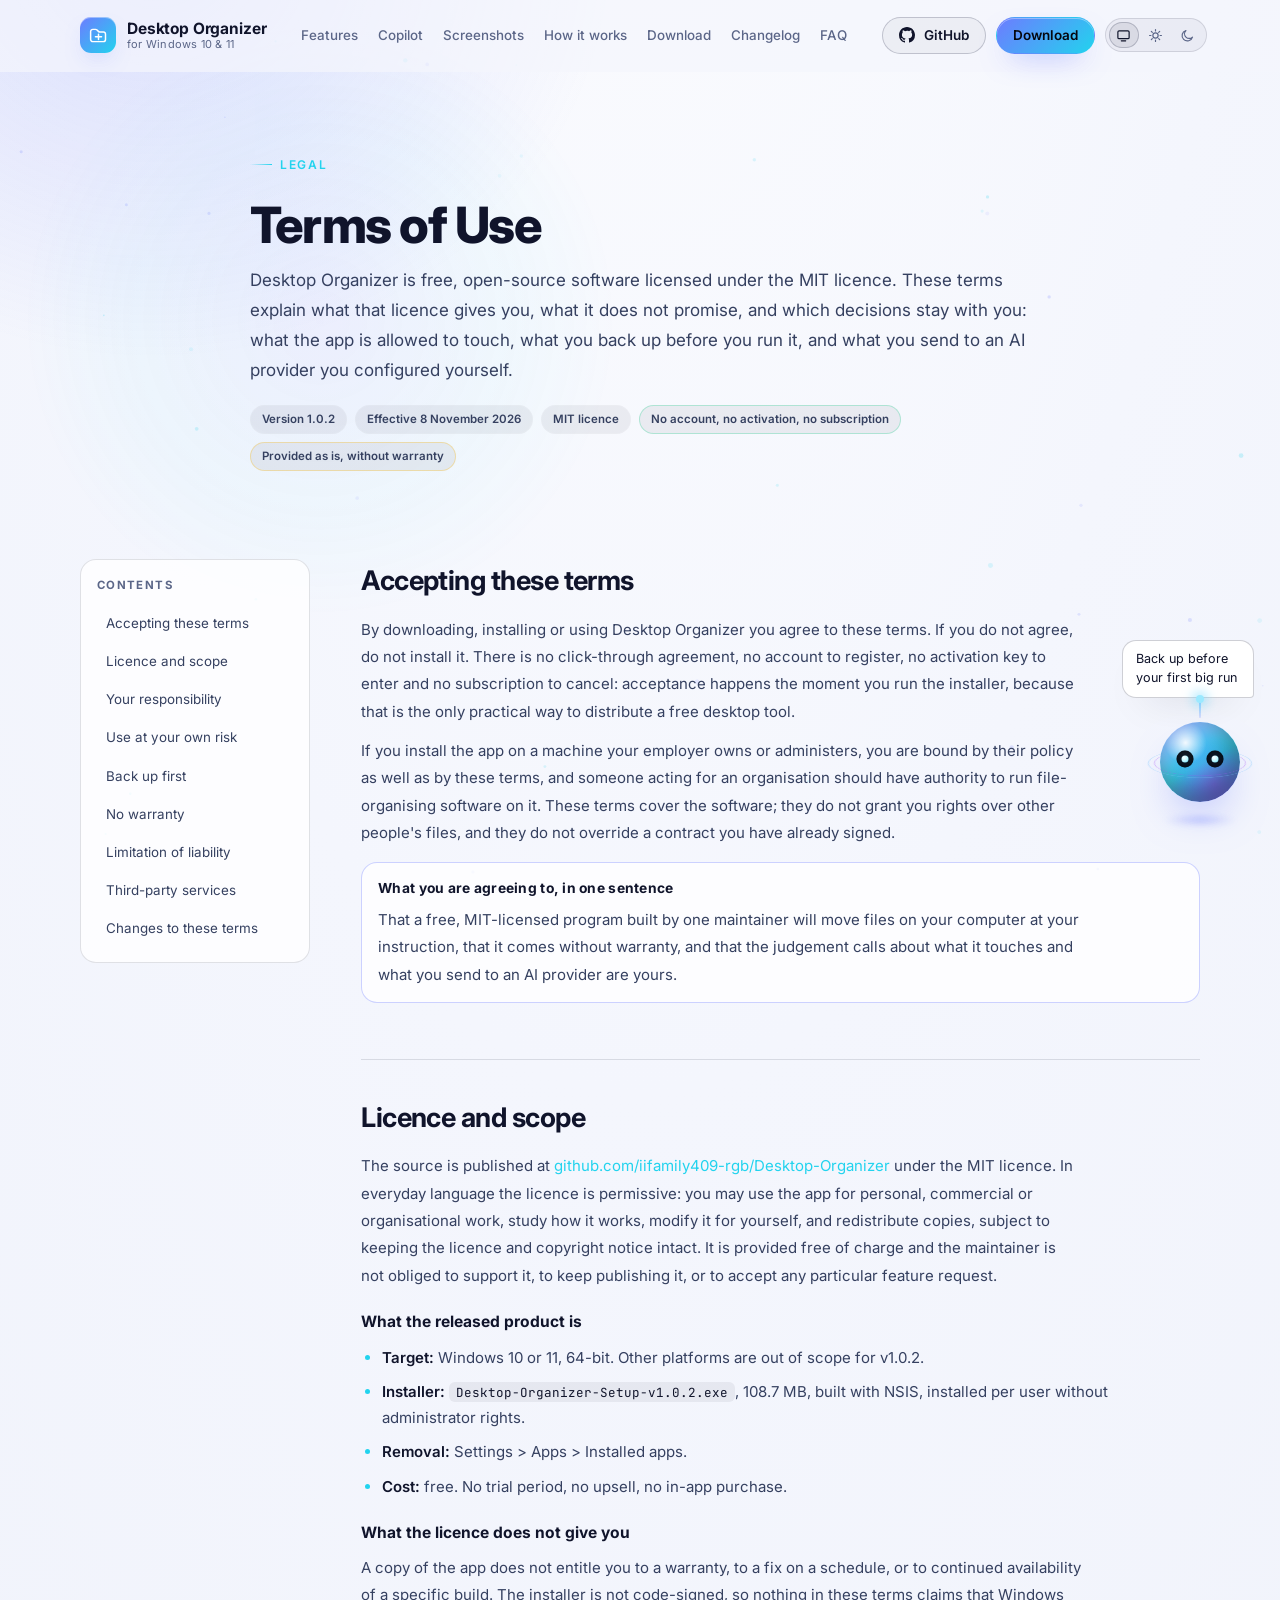
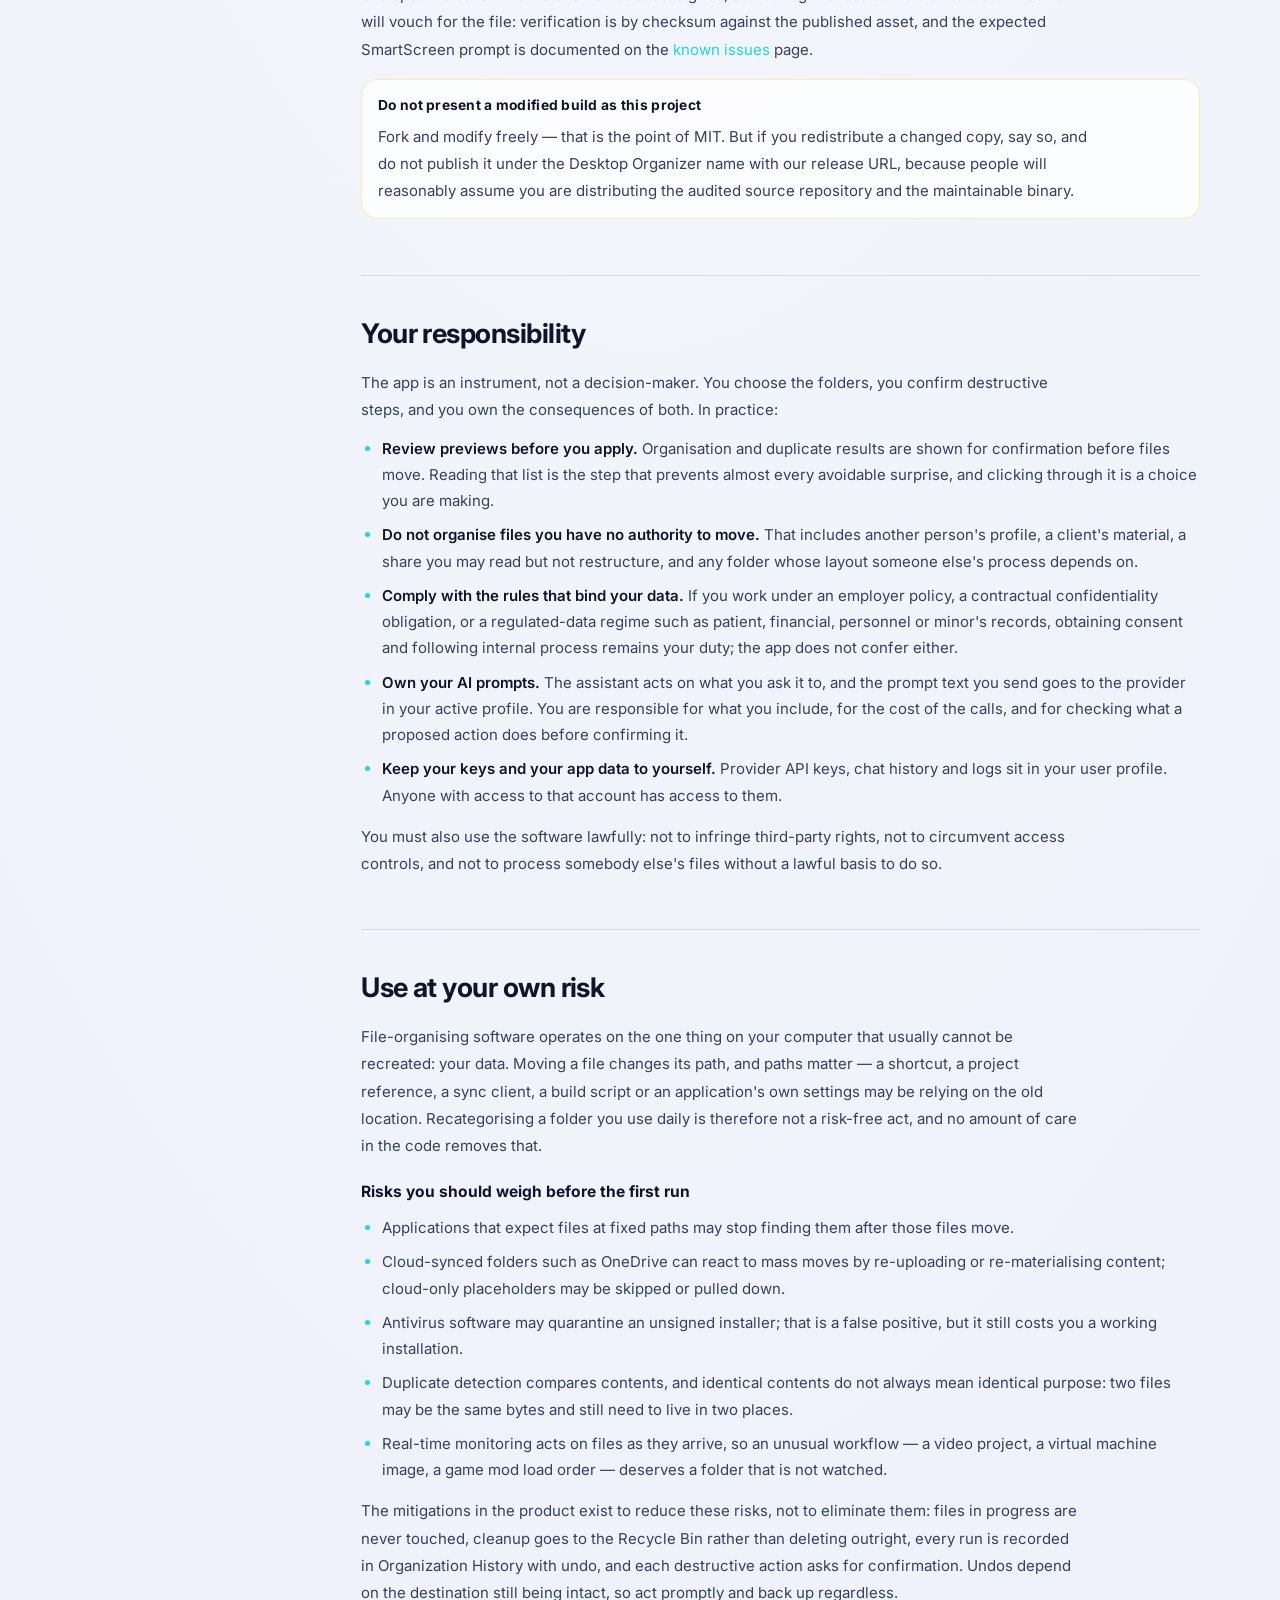
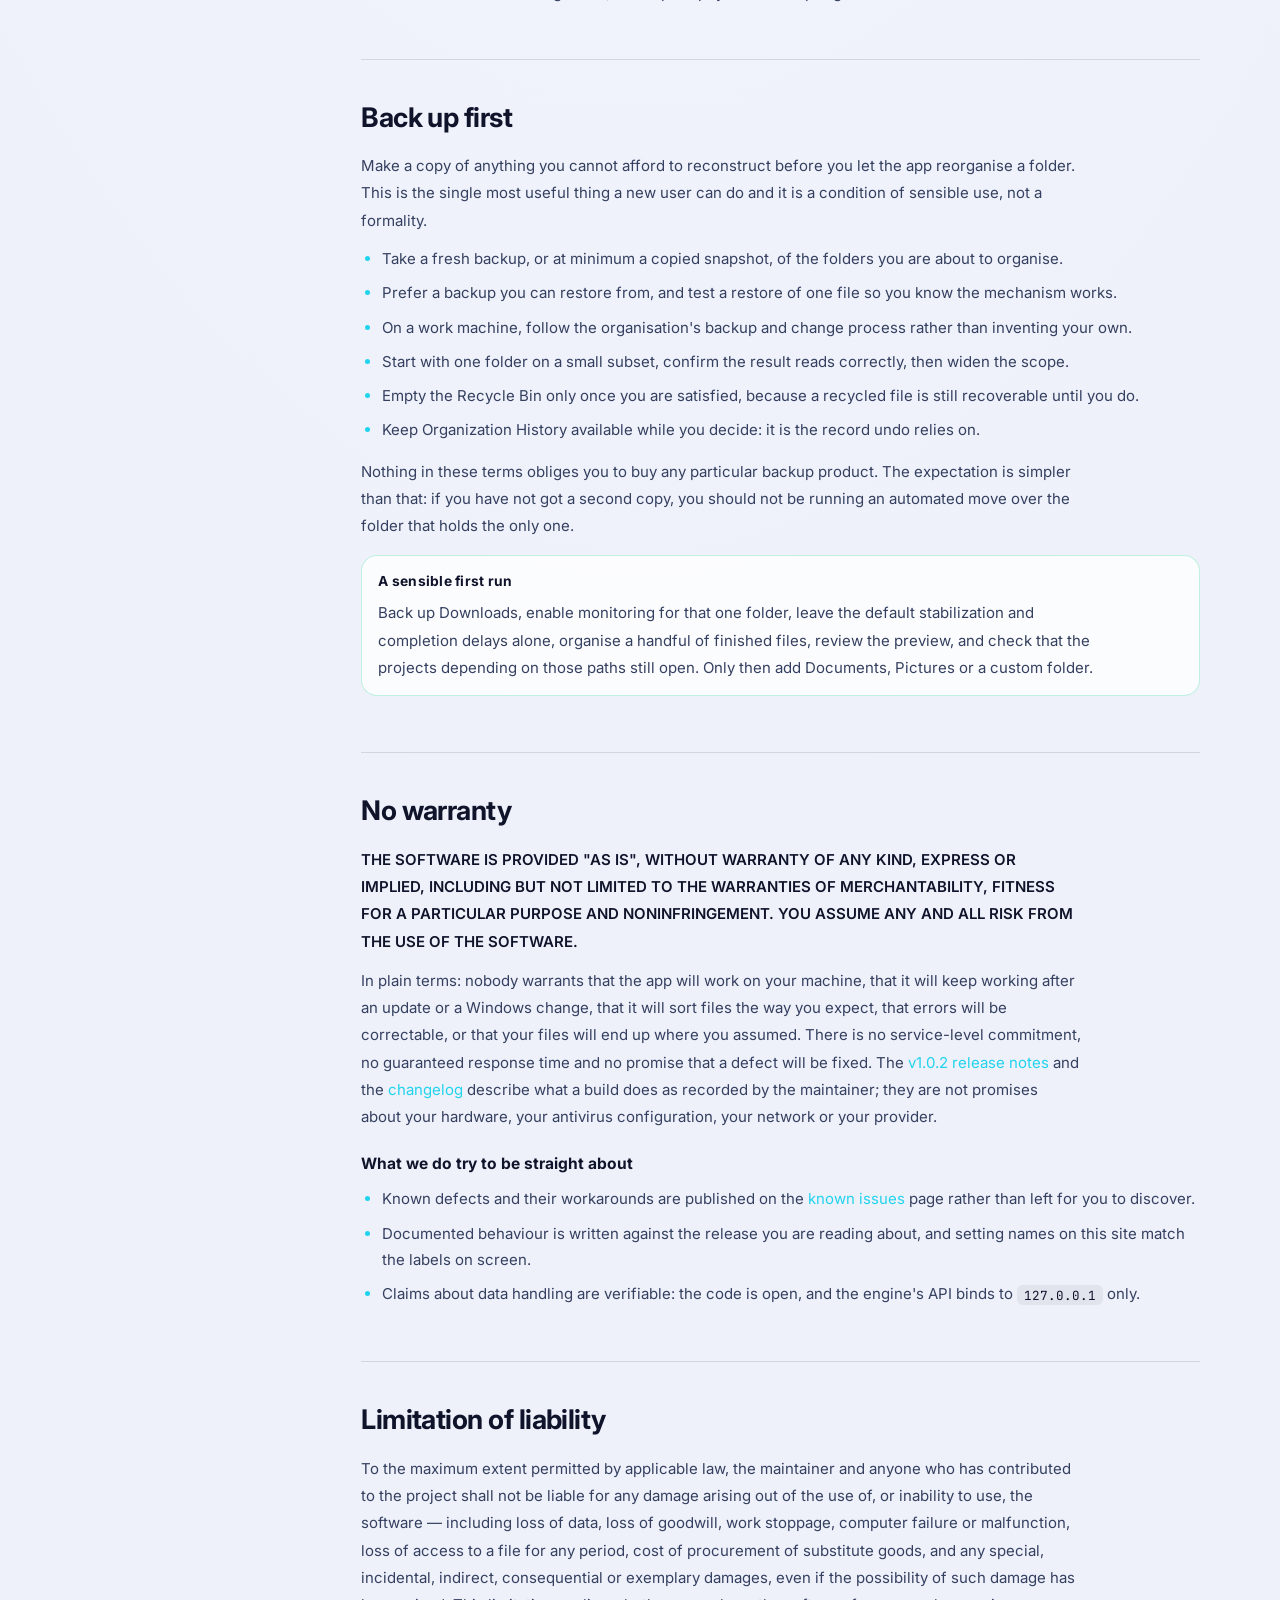
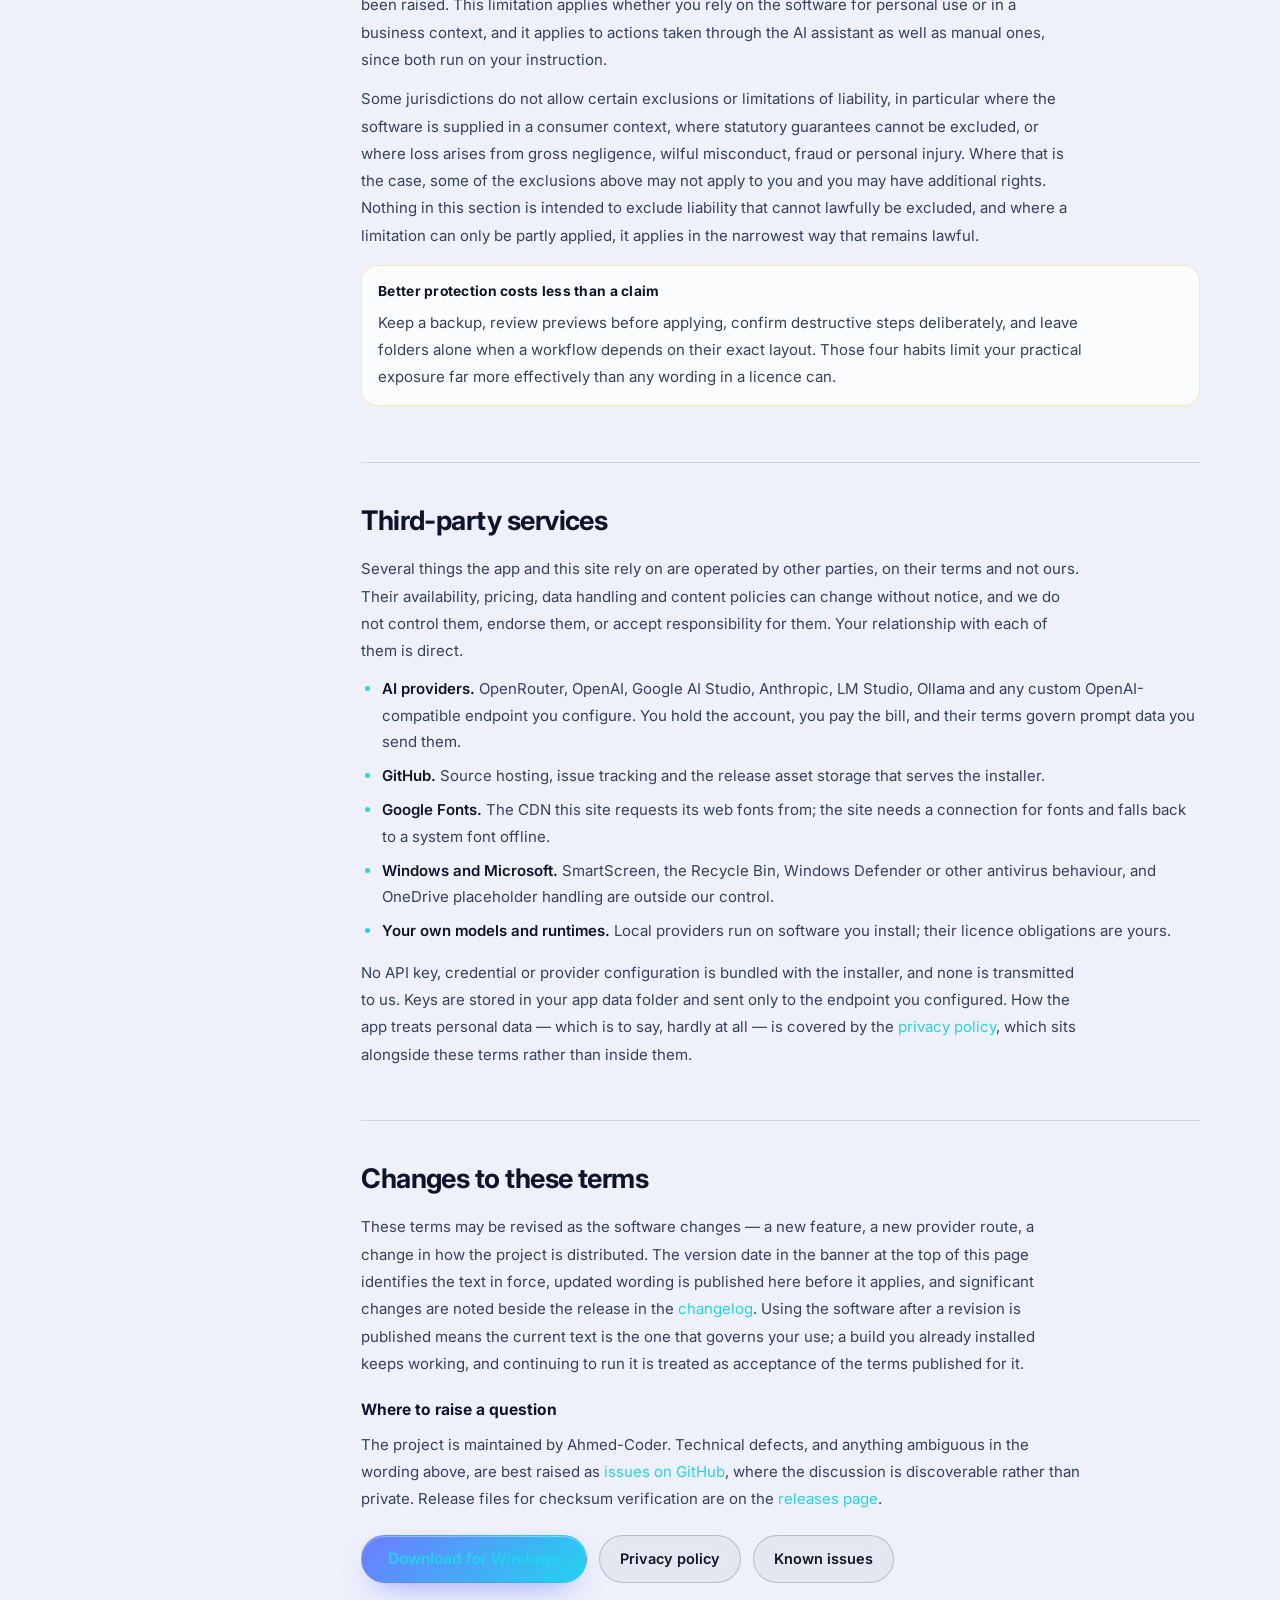
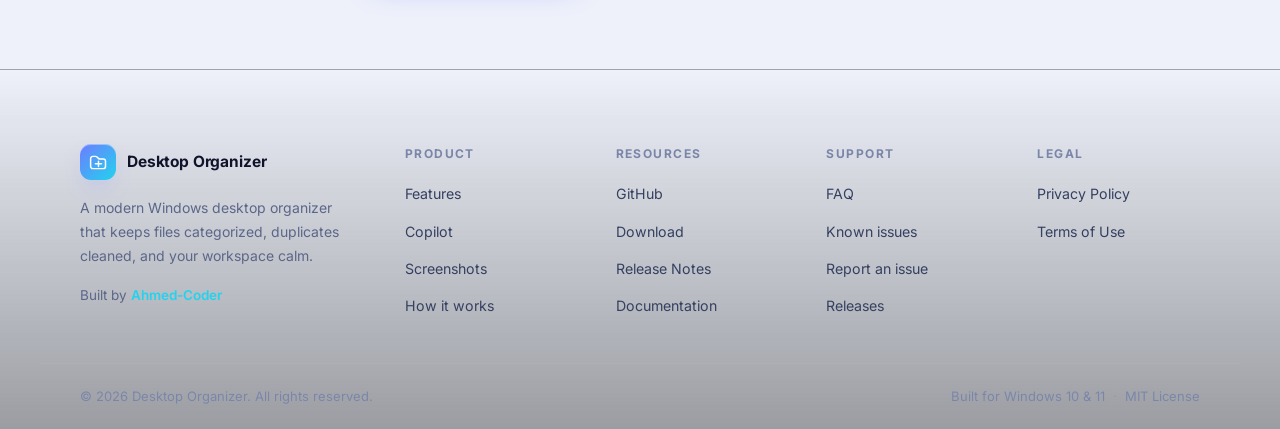
<file: terms-of-use.html>
<!DOCTYPE html>
<html lang="en">
<head>
<meta charset="utf-8">
<meta name="viewport" content="width=device-width, initial-scale=1">
<title>Terms of Use - Desktop Organizer</title>
<meta name="description" content="Terms of Use for Desktop Organizer: MIT licence scope, user responsibility, risks of automated file operations, backup recommendations, no warranty and limitation of liability.">
<meta name="author" content="Ahmed-Coder">
<meta name="theme-color" content="#06070d">
<meta name="color-scheme" content="dark light">
<link rel="canonical" href="https://iifamily409-rgb.github.io/Desktop-Organizer/terms-of-use.html">
<meta name="robots" content="index, follow">
<meta name="referrer" content="strict-origin-when-cross-origin">

<meta property="og:type" content="article">
<meta property="og:site_name" content="Desktop Organizer">
<meta property="og:locale" content="en_US">
<meta property="og:title" content="Desktop Organizer Terms of Use">
<meta property="og:description" content="Free, MIT-licensed software. Read your responsibilities, the risks, backup advice and the warranty disclaimers before your first run.">
<meta property="og:url" content="https://iifamily409-rgb.github.io/Desktop-Organizer/terms-of-use.html">
<meta property="og:image" content="https://iifamily409-rgb.github.io/Desktop-Organizer/assets/og-image.png">
<meta property="og:image:alt" content="Desktop Organizer — smart Windows file organizer">
<meta name="twitter:card" content="summary_large_image">
<meta name="twitter:title" content="Desktop Organizer Terms of Use">
<meta name="twitter:description" content="Free, MIT-licensed software. Read your responsibilities, the risks, backup advice and the warranty disclaimers before your first run.">
<meta name="twitter:image" content="https://iifamily409-rgb.github.io/Desktop-Organizer/assets/og-image.png">

<link rel="icon" href="./assets/favicon.svg" type="image/svg+xml">
<link rel="apple-touch-icon" href="./assets/icon.png">
<link rel="preconnect" href="https://fonts.googleapis.com">
<link rel="preconnect" href="https://fonts.gstatic.com" crossorigin>
<link rel="stylesheet" href="https://fonts.googleapis.com/css2?family=Inter:wght@400;500;600;700;800&family=JetBrains+Mono:wght@400;500&display=swap">
<script>
  /* Apply the saved theme before first paint so nothing flashes in the wrong colours. */
  (function () {
    var pref = "system";
    try { pref = window.localStorage.getItem("do-theme") || "system"; } catch (e) {}
    var light = pref === "light" || (pref !== "dark" && window.matchMedia("(prefers-color-scheme: light)").matches);
    document.documentElement.setAttribute("data-theme-choice", pref);
    document.documentElement.setAttribute("data-theme", light ? "light" : "dark");
  })();
</script>
<link rel="stylesheet" href="./style.css">
<noscript><style>.reveal, .reveal-stagger > *, .term-ex, .mascot-bubble { opacity: 1 !important; transform: none !important; }</style></noscript>

<script type="application/ld+json">
{
  "@context": "https://schema.org",
  "@type": "WebPage",
  "name": "Terms of Use",
  "url": "https://iifamily409-rgb.github.io/Desktop-Organizer/terms-of-use.html",
  "description": "Terms of Use for Desktop Organizer: MIT licence scope, user responsibility, risks of automated file operations, backup recommendations, no warranty and limitation of liability.",
  "isPartOf": { "@type": "WebSite", "name": "Desktop Organizer", "url": "https://iifamily409-rgb.github.io/Desktop-Organizer/" },
  "about": {
    "@type": "SoftwareApplication",
    "name": "Desktop Organizer",
    "softwareVersion": "1.0.2",
    "operatingSystem": "Windows 10, Windows 11",
    "downloadUrl": "https://github.com/iifamily409-rgb/Desktop-Organizer/releases/download/v1.0.2/Desktop-Organizer-Setup-v1.0.2.exe",
    "codeRepository": "https://github.com/iifamily409-rgb/Desktop-Organizer",
    "author": { "@type": "Person", "name": "Ahmed-Coder", "url": "https://github.com/iifamily409-rgb" }
  },
  "publisher": { "@type": "Person", "name": "Ahmed-Coder", "url": "https://github.com/iifamily409-rgb" },
  "dateModified": "2026-11-08"
}
</script>
</head>

<body>
<a class="skip-link" href="#main">Skip to content</a>

<div class="fx-glow" id="fxGlow" aria-hidden="true"></div>
<canvas class="fx-particles" id="fxParticles" aria-hidden="true"></canvas>

<header class="site-header" id="siteHeader">
  <div class="container header-inner">
    <a class="brand" href="./index.html" aria-label="Desktop Organizer home">
      <span class="brand-mark" aria-hidden="true">
        <svg viewBox="0 0 24 24" fill="none" stroke="currentColor" stroke-width="1.7" stroke-linecap="round" stroke-linejoin="round">
          <path d="M3 7.5A2.5 2.5 0 0 1 5.5 5h3.1c.66 0 1.28.26 1.75.72L11.9 7.3c.47.46 1.09.72 1.75.72h3.9A2.5 2.5 0 0 1 20 10.5v6A2.5 2.5 0 0 1 17.5 19h-12A2.5 2.5 0 0 1 3 16.5v-9Z"/>
          <path d="M8.5 13.5h7M12 10.5v6"/>
        </svg>
      </span>
      <span class="brand-text">
        <span class="brand-name">Desktop Organizer</span>
        <span class="brand-sub">for Windows 10 &amp; 11</span>
      </span>
    </a>

    <nav class="site-nav" id="siteNav" aria-label="Primary">
      <ul class="nav-links">
        <li><a href="./index.html#features">Features</a></li>
        <li><a href="./index.html#copilot">Copilot</a></li>
        <li><a href="./index.html#screenshots">Screenshots</a></li>
        <li><a href="./index.html#how-it-works">How it works</a></li>
        <li><a href="./index.html#download">Download</a></li>
        <li><a href="./index.html#changelog">Changelog</a></li>
        <li><a href="./index.html#faq">FAQ</a></li>
      </ul>
      <div class="nav-mobile-actions">
        <a class="btn btn-primary btn-block" href="https://github.com/iifamily409-rgb/Desktop-Organizer/releases/download/v1.0.2/Desktop-Organizer-Setup-v1.0.2.exe" download="Desktop-Organizer-Setup-v1.0.2.exe">Download for Windows</a>
      </div>
    </nav>

    <div class="header-actions">
      <button class="btn btn-ghost btn-sm kbd-hint" id="paletteTrigger" type="button" aria-label="Open the website command palette">
        <svg viewBox="0 0 24 24" fill="none" stroke="currentColor" stroke-width="1.9" stroke-linecap="round" stroke-linejoin="round" aria-hidden="true"><path d="M4 7.5h16"/><path d="M4 12h10"/><path d="M4 16.5h7"/><path d="m17.5 14.5 2.5 2.5-2.5 2.5"/></svg>
        <span>Search</span>
        <kbd class="kbd">Ctrl K</kbd>
      </button>
      <a class="btn btn-ghost btn-sm github-btn" href="https://github.com/iifamily409-rgb/Desktop-Organizer" target="_blank" rel="noopener">
        <svg viewBox="0 0 16 16" aria-hidden="true" fill="currentColor"><path d="M8 0C3.58 0 0 3.58 0 8a8 8 0 0 0 5.47 7.59c.4.07.55-.17.55-.38 0-.19-.01-.82-.01-1.49-2.01.37-2.53-.49-2.69-.94-.09-.23-.48-.94-.82-1.13-.28-.15-.68-.52-.01-.53.63-.01 1.08.58 1.23.82.72 1.21 1.87.87 2.33.66.07-.52.28-.87.51-1.07-1.78-.2-3.64-.89-3.64-3.95 0-.87.31-1.59.82-2.15-.08-.2-.36-1.02.08-2.12 0 0 .67-.21 2.2.82a7.6 7.6 0 0 1 2-.27c.68 0 1.36.09 2 .27 1.53-1.04 2.2-.82 2.2-.82.44 1.1.16 1.92.08 2.12.51.56.82 1.27.82 2.15 0 3.07-1.87 3.75-3.65 3.95.29.25.54.73.54 1.48 0 1.07-.01 1.94-.01 2.21 0 .21.15.46.55.38A8 8 0 0 0 16 8c0-4.42-3.58-8-8-8Z"/></svg>
        <span>GitHub</span>
      </a>
      <a class="btn btn-primary btn-sm" href="https://github.com/iifamily409-rgb/Desktop-Organizer/releases/download/v1.0.2/Desktop-Organizer-Setup-v1.0.2.exe" download="Desktop-Organizer-Setup-v1.0.2.exe">Download</a>
      <div class="theme-switch" role="group" aria-label="Colour theme">
        <button type="button" data-theme-btn="system" aria-pressed="false" title="Follow the system theme">
          <svg viewBox="0 0 24 24" fill="none" stroke="currentColor" stroke-width="1.9" stroke-linecap="round" stroke-linejoin="round" aria-hidden="true"><rect x="3" y="4.5" width="18" height="12.5" rx="2"/><path d="M8.5 20.5h7"/></svg>
        </button>
        <button type="button" data-theme-btn="light" aria-pressed="false" title="Light theme">
          <svg viewBox="0 0 24 24" fill="none" stroke="currentColor" stroke-width="1.9" stroke-linecap="round" stroke-linejoin="round" aria-hidden="true"><circle cx="12" cy="12" r="4.2"/><path d="M12 2.5v2.2M12 19.3v2.2M2.5 12h2.2M19.3 12h2.2M5.3 5.3l1.6 1.6M17.1 17.1l1.6 1.6M18.7 5.3l-1.6 1.6M6.9 17.1l-1.6 1.6"/></svg>
        </button>
        <button type="button" data-theme-btn="dark" aria-pressed="false" title="Dark theme">
          <svg viewBox="0 0 24 24" fill="none" stroke="currentColor" stroke-width="1.9" stroke-linecap="round" stroke-linejoin="round" aria-hidden="true"><path d="M20 14.5A8.5 8.5 0 1 1 9.5 4a7 7 0 0 0 10.5 10.5Z"/></svg>
        </button>
      </div>
      <button class="nav-toggle" id="navToggle" type="button" aria-label="Open navigation menu" aria-controls="siteNav" aria-expanded="false">
        <span></span><span></span><span></span>
      </button>
    </div>
  </div>
</header>

<main id="main">

<section class="page-hero" data-mascot-key="terms">
  <div class="container narrow">
    <p class="eyebrow">Legal</p>
    <h1 class="page-title">Terms of Use</h1>
    <p class="page-lead">
      Desktop Organizer is free, open-source software licensed under the MIT licence. These terms explain what that licence gives you, what it does not promise, and
      which decisions stay with you: what the app is allowed to touch, what you back up before you run it, and what you send to an AI provider you configured
      yourself.
    </p>
    <div class="page-stamp">
      <span class="tag">Version 1.0.2</span>
      <span class="tag">Effective 8 November 2026</span>
      <span class="tag">MIT licence</span>
      <span class="tag tag-ok">No account, no activation, no subscription</span>
      <span class="tag tag-warn">Provided as is, without warranty</span>
    </div>
  </div>
</section>

<section class="page-body" data-mascot-key="terms">
  <div class="container doc-layout">

    <aside class="doc-toc" aria-label="On this page">
      <h4>Contents</h4>
      <ol>
        <li><a href="#accepting-these-terms">Accepting these terms</a></li>
        <li><a href="#licence-and-scope">Licence and scope</a></li>
        <li><a href="#your-responsibility">Your responsibility</a></li>
        <li><a href="#use-at-your-own-risk">Use at your own risk</a></li>
        <li><a href="#back-up-first">Back up first</a></li>
        <li><a href="#no-warranty">No warranty</a></li>
        <li><a href="#limitation-of-liability">Limitation of liability</a></li>
        <li><a href="#third-party-services">Third-party services</a></li>
        <li><a href="#changes-to-these-terms">Changes to these terms</a></li>
      </ol>
    </aside>

    <div class="doc-content prose">

      <section class="doc-section" id="accepting-these-terms">
        <h2>Accepting these terms</h2>
        <p>
          By downloading, installing or using Desktop Organizer you agree to these terms. If you do not agree, do not install it. There is no click-through
          agreement, no account to register, no activation key to enter and no subscription to cancel: acceptance happens the moment you run the installer, because
          that is the only practical way to distribute a free desktop tool.
        </p>
        <p>
          If you install the app on a machine your employer owns or administers, you are bound by their policy as well as by these terms, and someone acting for an
          organisation should have authority to run file-organising software on it. These terms cover the software; they do not grant you rights over other people's
          files, and they do not override a contract you have already signed.
        </p>
        <div class="callout callout-info">
          <h3>What you are agreeing to, in one sentence</h3>
          <p>
            That a free, MIT-licensed program built by one maintainer will move files on your computer at your instruction, that it comes without warranty, and that
            the judgement calls about what it touches and what you send to an AI provider are yours.
          </p>
        </div>
      </section>

      <section class="doc-section" id="licence-and-scope">
        <h2>Licence and scope</h2>
        <p>
          The source is published at
          <a href="https://github.com/iifamily409-rgb/Desktop-Organizer" target="_blank" rel="noopener">github.com/iifamily409-rgb/Desktop-Organizer</a> under the MIT
          licence. In everyday language the licence is permissive: you may use the app for personal, commercial or organisational work, study how it works, modify it
          for yourself, and redistribute copies, subject to keeping the licence and copyright notice intact. It is provided free of charge and the maintainer is not
          obliged to support it, to keep publishing it, or to accept any particular feature request.
        </p>
        <h3>What the released product is</h3>
        <ul>
          <li><strong>Target:</strong> Windows 10 or 11, 64-bit. Other platforms are out of scope for v1.0.2.</li>
          <li><strong>Installer:</strong> <code>Desktop-Organizer-Setup-v1.0.2.exe</code>, 108.7 MB, built with NSIS, installed per user without administrator rights.</li>
          <li><strong>Removal:</strong> Settings &gt; Apps &gt; Installed apps.</li>
          <li><strong>Cost:</strong> free. No trial period, no upsell, no in-app purchase.</li>
        </ul>
        <h3>What the licence does not give you</h3>
        <p>
          A copy of the app does not entitle you to a warranty, to a fix on a schedule, or to continued availability of a specific build. The installer is not
          code-signed, so nothing in these terms claims that Windows will vouch for the file: verification is by checksum against the published asset, and the
          expected SmartScreen prompt is documented on the <a href="./known-issues.html">known issues</a> page.
        </p>
        <div class="callout callout-warn">
          <h3>Do not present a modified build as this project</h3>
          <p>
            Fork and modify freely — that is the point of MIT. But if you redistribute a changed copy, say so, and do not publish it under the Desktop Organizer
            name with our release URL, because people will reasonably assume you are distributing the audited source repository and the maintainable binary.
          </p>
        </div>
      </section>

      <section class="doc-section" id="your-responsibility">
        <h2>Your responsibility</h2>
        <p>
          The app is an instrument, not a decision-maker. You choose the folders, you confirm destructive steps, and you own the consequences of both. In practice:
        </p>
        <ul>
          <li>
            <strong>Review previews before you apply.</strong> Organisation and duplicate results are shown for confirmation before files move. Reading that list is
            the step that prevents almost every avoidable surprise, and clicking through it is a choice you are making.
          </li>
          <li>
            <strong>Do not organise files you have no authority to move.</strong> That includes another person's profile, a client's material, a share you may read
            but not restructure, and any folder whose layout someone else's process depends on.
          </li>
          <li>
            <strong>Comply with the rules that bind your data.</strong> If you work under an employer policy, a contractual confidentiality obligation, or a
            regulated-data regime such as patient, financial, personnel or minor's records, obtaining consent and following internal process remains your duty; the
            app does not confer either.
          </li>
          <li>
            <strong>Own your AI prompts.</strong> The assistant acts on what you ask it to, and the prompt text you send goes to the provider in your active profile.
            You are responsible for what you include, for the cost of the calls, and for checking what a proposed action does before confirming it.
          </li>
          <li>
            <strong>Keep your keys and your app data to yourself.</strong> Provider API keys, chat history and logs sit in your user profile. Anyone with access to
            that account has access to them.
          </li>
        </ul>
        <p>
          You must also use the software lawfully: not to infringe third-party rights, not to circumvent access controls, and not to process somebody else's files
          without a lawful basis to do so.
        </p>
      </section>

      <section class="doc-section" id="use-at-your-own-risk">
        <h2>Use at your own risk</h2>
        <p>
          File-organising software operates on the one thing on your computer that usually cannot be recreated: your data. Moving a file changes its path, and paths
          matter — a shortcut, a project reference, a sync client, a build script or an application's own settings may be relying on the old location. Recategorising
          a folder you use daily is therefore not a risk-free act, and no amount of care in the code removes that.
        </p>
        <h3>Risks you should weigh before the first run</h3>
        <ul>
          <li>Applications that expect files at fixed paths may stop finding them after those files move.</li>
          <li>Cloud-synced folders such as OneDrive can react to mass moves by re-uploading or re-materialising content; cloud-only placeholders may be skipped or pulled down.</li>
          <li>Antivirus software may quarantine an unsigned installer; that is a false positive, but it still costs you a working installation.</li>
          <li>Duplicate detection compares contents, and identical contents do not always mean identical purpose: two files may be the same bytes and still need to live in two places.</li>
          <li>Real-time monitoring acts on files as they arrive, so an unusual workflow — a video project, a virtual machine image, a game mod load order — deserves a folder that is not watched.</li>
        </ul>
        <p>
          The mitigations in the product exist to reduce these risks, not to eliminate them: files in progress are never touched, cleanup goes to the Recycle Bin
          rather than deleting outright, every run is recorded in Organization History with undo, and each destructive action asks for confirmation. Undos depend on
          the destination still being intact, so act promptly and back up regardless.
        </p>
      </section>

      <section class="doc-section" id="back-up-first">
        <h2>Back up first</h2>
        <p>
          Make a copy of anything you cannot afford to reconstruct before you let the app reorganise a folder. This is the single most useful thing a new user can do
          and it is a condition of sensible use, not a formality.
        </p>
        <ul>
          <li>Take a fresh backup, or at minimum a copied snapshot, of the folders you are about to organise.</li>
          <li>Prefer a backup you can restore from, and test a restore of one file so you know the mechanism works.</li>
          <li>On a work machine, follow the organisation's backup and change process rather than inventing your own.</li>
          <li>Start with one folder on a small subset, confirm the result reads correctly, then widen the scope.</li>
          <li>Empty the Recycle Bin only once you are satisfied, because a recycled file is still recoverable until you do.</li>
          <li>Keep Organization History available while you decide: it is the record undo relies on.</li>
        </ul>
        <p>
          Nothing in these terms obliges you to buy any particular backup product. The expectation is simpler than that: if you have not got a second copy, you should
          not be running an automated move over the folder that holds the only one.
        </p>
        <div class="callout callout-ok">
          <h3>A sensible first run</h3>
          <p>
            Back up Downloads, enable monitoring for that one folder, leave the default stabilization and completion delays alone, organise a handful of finished
            files, review the preview, and check that the projects depending on those paths still open. Only then add Documents, Pictures or a custom folder.
          </p>
        </div>
      </section>

      <section class="doc-section" id="no-warranty">
        <h2>No warranty</h2>
        <p>
          <strong>THE SOFTWARE IS PROVIDED "AS IS", WITHOUT WARRANTY OF ANY KIND, EXPRESS OR IMPLIED, INCLUDING BUT NOT LIMITED TO THE WARRANTIES OF
          MERCHANTABILITY, FITNESS FOR A PARTICULAR PURPOSE AND NONINFRINGEMENT. YOU ASSUME ANY AND ALL RISK FROM THE USE OF THE SOFTWARE.</strong>
        </p>
        <p>
          In plain terms: nobody warrants that the app will work on your machine, that it will keep working after an update or a Windows change, that it will sort
          files the way you expect, that errors will be correctable, or that your files will end up where you assumed. There is no service-level commitment, no
          guaranteed response time and no promise that a defect will be fixed. The
          <a href="https://github.com/iifamily409-rgb/Desktop-Organizer/releases/tag/v1.0.2" target="_blank" rel="noopener">v1.0.2 release notes</a> and the
          <a href="./index.html#changelog">changelog</a> describe what a build does as recorded by the maintainer; they are not promises about your hardware, your
          antivirus configuration, your network or your provider.
        </p>
        <h3>What we do try to be straight about</h3>
        <ul>
          <li>Known defects and their workarounds are published on the <a href="./known-issues.html">known issues</a> page rather than left for you to discover.</li>
          <li>Documented behaviour is written against the release you are reading about, and setting names on this site match the labels on screen.</li>
          <li>Claims about data handling are verifiable: the code is open, and the engine's API binds to <code>127.0.0.1</code> only.</li>
        </ul>
      </section>

      <section class="doc-section" id="limitation-of-liability">
        <h2>Limitation of liability</h2>
        <p>
          To the maximum extent permitted by applicable law, the maintainer and anyone who has contributed to the project shall not be liable for any damage arising
          out of the use of, or inability to use, the software — including loss of data, loss of goodwill, work stoppage, computer failure or malfunction, loss of
          access to a file for any period, cost of procurement of substitute goods, and any special, incidental, indirect, consequential or exemplary damages, even
          if the possibility of such damage has been raised. This limitation applies whether you rely on the software for personal use or in a business context, and
          it applies to actions taken through the AI assistant as well as manual ones, since both run on your instruction.
        </p>
        <p>
          Some jurisdictions do not allow certain exclusions or limitations of liability, in particular where the software is supplied in a consumer context, where
          statutory guarantees cannot be excluded, or where loss arises from gross negligence, wilful misconduct, fraud or personal injury. Where that is the case,
          some of the exclusions above may not apply to you and you may have additional rights. Nothing in this section is intended to exclude liability that cannot
          lawfully be excluded, and where a limitation can only be partly applied, it applies in the narrowest way that remains lawful.
        </p>
        <div class="callout callout-warn">
          <h3>Better protection costs less than a claim</h3>
          <p>
            Keep a backup, review previews before applying, confirm destructive steps deliberately, and leave folders alone when a workflow depends on their exact
            layout. Those four habits limit your practical exposure far more effectively than any wording in a licence can.
          </p>
        </div>
      </section>

      <section class="doc-section" id="third-party-services">
        <h2>Third-party services</h2>
        <p>
          Several things the app and this site rely on are operated by other parties, on their terms and not ours. Their availability, pricing, data handling and
          content policies can change without notice, and we do not control them, endorse them, or accept responsibility for them. Your relationship with each of them
          is direct.
        </p>
        <ul>
          <li><strong>AI providers.</strong> OpenRouter, OpenAI, Google AI Studio, Anthropic, LM Studio, Ollama and any custom OpenAI-compatible endpoint you configure. You hold the account, you pay the bill, and their terms govern prompt data you send them.</li>
          <li><strong>GitHub.</strong> Source hosting, issue tracking and the release asset storage that serves the installer.</li>
          <li><strong>Google Fonts.</strong> The CDN this site requests its web fonts from; the site needs a connection for fonts and falls back to a system font offline.</li>
          <li><strong>Windows and Microsoft.</strong> SmartScreen, the Recycle Bin, Windows Defender or other antivirus behaviour, and OneDrive placeholder handling are outside our control.</li>
          <li><strong>Your own models and runtimes.</strong> Local providers run on software you install; their licence obligations are yours.</li>
        </ul>
        <p>
          No API key, credential or provider configuration is bundled with the installer, and none is transmitted to us. Keys are stored in your app data folder and
          sent only to the endpoint you configured. How the app treats personal data — which is to say, hardly at all — is covered by the
          <a href="./privacy-policy.html">privacy policy</a>, which sits alongside these terms rather than inside them.
        </p>
      </section>

      <section class="doc-section" id="changes-to-these-terms">
        <h2>Changes to these terms</h2>
        <p>
          These terms may be revised as the software changes — a new feature, a new provider route, a change in how the project is distributed. The version date in
          the banner at the top of this page identifies the text in force, updated wording is published here before it applies, and significant changes are noted
          beside the release in the <a href="./index.html#changelog">changelog</a>. Using the software after a revision is published means the current text is the one
          that governs your use; a build you already installed keeps working, and continuing to run it is treated as acceptance of the terms published for it.
        </p>
        <h3>Where to raise a question</h3>
        <p>
          The project is maintained by Ahmed-Coder. Technical defects, and anything ambiguous in the wording above, are best raised as
          <a href="https://github.com/iifamily409-rgb/Desktop-Organizer/issues" target="_blank" rel="noopener">issues on GitHub</a>, where the discussion is
          discoverable rather than private. Release files for checksum verification are on the
          <a href="https://github.com/iifamily409-rgb/Desktop-Organizer/releases" target="_blank" rel="noopener">releases page</a>.
        </p>
        <div class="page-links">
          <a class="btn btn-primary btn-lg" href="https://github.com/iifamily409-rgb/Desktop-Organizer/releases/download/v1.0.2/Desktop-Organizer-Setup-v1.0.2.exe" download="Desktop-Organizer-Setup-v1.0.2.exe">Download for Windows</a>
          <a class="btn btn-secondary" href="./privacy-policy.html">Privacy policy</a>
          <a class="btn btn-secondary" href="./known-issues.html">Known issues</a>
        </div>
      </section>

    </div>
  </div>
</section>

</main>

<footer class="site-footer">
  <div class="container footer-grid">
    <div class="footer-brand">
      <a class="brand" href="./index.html">
        <span class="brand-mark" aria-hidden="true">
          <svg viewBox="0 0 24 24" fill="none" stroke="currentColor" stroke-width="1.7" stroke-linecap="round" stroke-linejoin="round">
            <path d="M3 7.5A2.5 2.5 0 0 1 5.5 5h3.1c.66 0 1.28.26 1.75.72L11.9 7.3c.47.46 1.09.72 1.75.72h3.9A2.5 2.5 0 0 1 20 10.5v6A2.5 2.5 0 0 1 17.5 19h-12A2.5 2.5 0 0 1 3 16.5v-9Z"/>
            <path d="M8.5 13.5h7M12 10.5v6"/>
          </svg>
        </span>
        <span class="brand-text"><span class="brand-name">Desktop Organizer</span></span>
      </a>
      <p>A modern Windows desktop organizer that keeps files categorized, duplicates cleaned, and your workspace calm.</p>
      <p class="developer">Built by <a href="https://github.com/iifamily409-rgb" target="_blank" rel="noopener">Ahmed-Coder</a></p>
    </div>

    <nav class="footer-col" aria-label="Product">
      <h4>Product</h4>
      <ul>
        <li><a href="./index.html#features">Features</a></li>
        <li><a href="./index.html#copilot">Copilot</a></li>
        <li><a href="./index.html#screenshots">Screenshots</a></li>
        <li><a href="./index.html#how-it-works">How it works</a></li>
      </ul>
    </nav>

    <nav class="footer-col" aria-label="Resources">
      <h4>Resources</h4>
      <ul>
        <li><a href="https://github.com/iifamily409-rgb/Desktop-Organizer" target="_blank" rel="noopener">GitHub</a></li>
        <li><a href="https://github.com/iifamily409-rgb/Desktop-Organizer/releases/download/v1.0.2/Desktop-Organizer-Setup-v1.0.2.exe" download="Desktop-Organizer-Setup-v1.0.2.exe">Download</a></li>
        <li><a href="./index.html#changelog">Release Notes</a></li>
        <li><a href="./documentation.html">Documentation</a></li>
      </ul>
    </nav>

    <nav class="footer-col" aria-label="Support">
      <h4>Support</h4>
      <ul>
        <li><a href="./index.html#faq">FAQ</a></li>
        <li><a href="./known-issues.html">Known issues</a></li>
        <li><a href="https://github.com/iifamily409-rgb/Desktop-Organizer/issues" target="_blank" rel="noopener">Report an issue</a></li>
        <li><a href="https://github.com/iifamily409-rgb/Desktop-Organizer/releases" target="_blank" rel="noopener">Releases</a></li>
      </ul>
    </nav>

    <nav class="footer-col" aria-label="Legal">
      <h4>Legal</h4>
      <ul>
        <li><a href="./privacy-policy.html">Privacy Policy</a></li>
        <li><a href="./terms-of-use.html">Terms of Use</a></li>
      </ul>
    </nav>
  </div>

  <div class="container footer-bottom">
    <p>© 2026 Desktop Organizer. All rights reserved.</p>
    <p class="footer-meta"><span>Built for Windows 10 &amp; 11</span><span class="sep">·</span><span>MIT License</span></p>
  </div>
</footer>

<div class="mascot" id="mascot" role="img" aria-label="Desktop Organizer copilot mascot">
  <p class="mascot-bubble" data-mascot-bubble aria-live="polite"></p>
  <div class="mascot-stage" data-mascot-stage>
    <div class="mascot-shell" data-mascot-shell>
      <span class="mascot-ring" aria-hidden="true"></span>
      <span class="mascot-ring b" aria-hidden="true"></span>
      <span class="mascot-antenna" aria-hidden="true"></span>
      <div class="mascot-core" aria-hidden="true">
        <div class="mascot-face">
          <span class="mascot-eye" data-mascot-eye></span>
          <span class="mascot-eye" data-mascot-eye></span>
        </div>
      </div>
      <span class="mascot-shadow" aria-hidden="true"></span>
    </div>
  </div>
</div>

<div class="palette" id="palette" role="dialog" aria-modal="true" aria-label="Website command palette" hidden>
  <div class="pal-panel">
    <div class="pal-search">
      <svg viewBox="0 0 24 24" fill="none" stroke="currentColor" stroke-width="2" stroke-linecap="round" aria-hidden="true"><circle cx="11" cy="11" r="6.5"/><path d="m16 16 4.5 4.5"/></svg>
      <input class="pal-input" id="paletteInput" type="text" placeholder="Type a command or search the site…" autocomplete="off" spellcheck="false" aria-label="Search commands">
      <span class="kbd">Esc</span>
    </div>
    <div class="pal-list" id="paletteList" role="listbox" aria-label="Commands"></div>
    <div class="pal-foot">
      <span><span class="kbd">&uarr;</span><span class="kbd">&darr;</span> navigate</span>
      <span><span class="kbd">Enter</span> run</span>
      <span><span class="kbd">Ctrl</span><span class="kbd">K</span> toggle</span>
    </div>
  </div>
</div>

<button class="to-top" id="toTop" type="button" aria-label="Back to top">
  <svg viewBox="0 0 24 24" fill="none" stroke="currentColor" stroke-width="2" stroke-linecap="round" stroke-linejoin="round" aria-hidden="true"><path d="M12 19V5"/><path d="m5.5 11.5 6.5-6.5 6.5 6.5"/></svg>
</button>

<script src="./script.js" defer></script>
<script src="./mascot.js" defer></script>
</body>
</html>
</file>
<file: style.css>
/* ==========================================================================
   Desktop Organizer — GitHub Pages landing
   Dark · glassmorphism · responsive · no build step
   ========================================================================== */

/* ---------- Tokens ---------- */
:root {
  --bg: #06070d;
  --bg-2: #090b14;
  --bg-3: #0d1020;
  --surface: rgba(255, 255, 255, 0.045);
  --surface-2: rgba(255, 255, 255, 0.07);
  --line: rgba(255, 255, 255, 0.09);
  --line-strong: rgba(255, 255, 255, 0.16);

  --text: #e9ecf6;
  --text-2: #b7bfd6;
  --muted: #8b95b2;
  --muted-2: #6b7591;

  --brand: #6d7cff;
  --brand-2: #22d3ee;
  --brand-3: #a855f7;
  --ok: #34d399;
  --warn: #fbbf24;

  --grad-brand: linear-gradient(135deg, #6d7cff 0%, #22d3ee 100%);
  --grad-violet: linear-gradient(135deg, #a855f7 0%, #6d7cff 100%);
  --grad-text: linear-gradient(100deg, #8ea2ff 0%, #22d3ee 55%, #a855f7 100%);

  --radius-sm: 10px;
  --radius: 16px;
  --radius-lg: 22px;
  --radius-xl: 28px;

  --shadow-sm: 0 1px 2px rgba(0, 0, 0, 0.4);
  --shadow: 0 18px 40px -22px rgba(0, 0, 0, 0.85);
  --shadow-lg: 0 40px 90px -40px rgba(0, 0, 0, 0.95);
  --glow: 0 0 0 1px rgba(109, 124, 255, 0.35), 0 18px 50px -20px rgba(109, 124, 255, 0.55);

  --header-h: 72px;
  --container: 1200px;
  --narrow: 860px;
  --ease: cubic-bezier(0.22, 0.61, 0.36, 1);

  --font-sans: "Inter", -apple-system, BlinkMacSystemFont, "Segoe UI", Roboto,
    "Helvetica Neue", Arial, sans-serif;
  --font-mono: "JetBrains Mono", ui-monospace, SFMono-Regular, Menlo, Consolas, monospace;
}

/* ---------- Reset ---------- */
*,
*::before,
*::after { box-sizing: border-box; }

html {
  -webkit-text-size-adjust: 100%;
  scroll-behavior: smooth;
}

body,
h1, h2, h3, h4, p, dl, dd, ul, ol, figure { margin: 0; }

ul, ol { list-style: none; padding: 0; }

img, svg { display: block; max-width: 100%; }

button {
  font: inherit;
  color: inherit;
  background: none;
  border: 0;
  cursor: pointer;
}

a { color: inherit; text-decoration: none; }

body {
  min-height: 100vh;
  font-family: var(--font-sans);
  font-size: 16px;
  line-height: 1.65;
  color: var(--text);
  background-color: var(--bg);
  background-image:
    radial-gradient(900px 520px at 8% -8%, rgba(109, 124, 255, 0.16), transparent 60%),
    radial-gradient(760px 460px at 92% 2%, rgba(34, 211, 238, 0.12), transparent 62%),
    linear-gradient(180deg, #07080f 0%, #06070d 40%, #080a12 100%);
  background-attachment: fixed;
  -webkit-font-smoothing: antialiased;
  -moz-osx-font-smoothing: grayscale;
  overflow-x: hidden;
}

::selection { background: rgba(109, 124, 255, 0.35); color: #fff; }

:focus-visible {
  outline: 2px solid var(--brand-2);
  outline-offset: 3px;
  border-radius: 6px;
}

/* Scrollbar */
::-webkit-scrollbar { width: 11px; height: 11px; }
::-webkit-scrollbar-track { background: #080a12; }
::-webkit-scrollbar-thumb {
  background: #262c42;
  border-radius: 999px;
  border: 3px solid #080a12;
}
::-webkit-scrollbar-thumb:hover { background: #39415e; }

/* ---------- Layout helpers ---------- */
.container {
  width: 100%;
  max-width: var(--container);
  margin-inline: auto;
  padding-inline: clamp(20px, 4vw, 40px);
}

.container.narrow { max-width: var(--narrow); }

.skip-link {
  position: absolute;
  left: 16px;
  top: -60px;
  z-index: 200;
  padding: 10px 18px;
  border-radius: 999px;
  background: var(--grad-brand);
  color: #06070d;
  font-weight: 600;
  transition: top 0.2s var(--ease);
}
.skip-link:focus { top: 14px; }

.section {
  position: relative;
  padding-block: clamp(72px, 9vw, 128px);
  scroll-margin-top: calc(var(--header-h) + 12px);
}

.section-alt {
  background:
    linear-gradient(180deg, rgba(255, 255, 255, 0.02), transparent 40%),
    rgba(255, 255, 255, 0.015);
  border-block: 1px solid rgba(255, 255, 255, 0.05);
}

.section-head {
  max-width: 720px;
  margin-bottom: clamp(36px, 5vw, 60px);
}

.section-head h2 {
  font-size: clamp(28px, 4.2vw, 44px);
  line-height: 1.12;
  letter-spacing: -0.03em;
  font-weight: 700;
  margin-bottom: 14px;
}

.section-sub {
  color: var(--text-2);
  font-size: clamp(15px, 1.5vw, 17.5px);
  max-width: 62ch;
}

.eyebrow {
  display: inline-flex;
  align-items: center;
  gap: 8px;
  font-size: 12px;
  font-weight: 600;
  letter-spacing: 0.14em;
  text-transform: uppercase;
  color: var(--brand-2);
  margin-bottom: 14px;
}
.eyebrow::before {
  content: "";
  width: 22px;
  height: 1px;
  background: linear-gradient(90deg, transparent, var(--brand-2));
}

/* ---------- Buttons ---------- */
.btn {
  --btn-bg: transparent;
  position: relative;
  display: inline-flex;
  align-items: center;
  justify-content: center;
  gap: 9px;
  padding: 11px 20px;
  border-radius: 999px;
  font-size: 14.5px;
  font-weight: 600;
  line-height: 1.2;
  white-space: nowrap;
  background: var(--btn-bg);
  border: 1px solid transparent;
  transition: transform 0.18s var(--ease), box-shadow 0.25s var(--ease),
    background-color 0.25s var(--ease), border-color 0.25s var(--ease), color 0.2s var(--ease);
}
.btn svg { width: 16px; height: 16px; flex: none; }
.btn:hover { transform: translateY(-2px); }
.btn:active { transform: translateY(0); }

.btn-primary {
  color: #05070f;
  background-image: var(--grad-brand);
  box-shadow: 0 12px 30px -14px rgba(109, 124, 255, 0.9), inset 0 1px 0 rgba(255, 255, 255, 0.35);
}
.btn-primary:hover {
  box-shadow: 0 20px 46px -16px rgba(34, 211, 238, 0.8), inset 0 1px 0 rgba(255, 255, 255, 0.45);
}

.btn-secondary {
  color: var(--text);
  background: var(--surface);
  border-color: var(--line);
  backdrop-filter: blur(10px);
}
.btn-secondary:hover {
  background: var(--surface-2);
  border-color: var(--line-strong);
  box-shadow: var(--shadow);
}

.btn-ghost { color: var(--text-2); }
.btn-ghost:hover { color: var(--text); background: var(--surface); }

.btn-sm { padding: 9px 16px; font-size: 13.5px; }
.btn-lg { padding: 14px 26px; font-size: 15.5px; }
.btn-block { width: 100%; }
.win-glyph { width: 14px !important; height: 14px !important; }

/* ---------- Header ---------- */
.site-header {
  position: fixed;
  inset: 0 0 auto 0;
  z-index: 100;
  height: var(--header-h);
  display: flex;
  align-items: center;
  border-bottom: 1px solid transparent;
  transition: background-color 0.3s var(--ease), border-color 0.3s var(--ease),
    backdrop-filter 0.3s var(--ease), box-shadow 0.3s var(--ease);
}
.site-header.is-scrolled {
  background: rgba(6, 7, 13, 0.72);
  backdrop-filter: blur(20px) saturate(160%);
  -webkit-backdrop-filter: blur(20px) saturate(160%);
  border-bottom-color: rgba(255, 255, 255, 0.07);
  box-shadow: 0 12px 40px -28px rgba(0, 0, 0, 0.9);
}

.header-inner {
  display: flex;
  align-items: center;
  gap: 22px;
}

.brand { display: inline-flex; align-items: center; gap: 11px; }

.brand-mark {
  display: grid;
  place-items: center;
  width: 36px;
  height: 36px;
  border-radius: 11px;
  color: #fff;
  background-image: var(--grad-brand);
  box-shadow: 0 10px 24px -12px rgba(109, 124, 255, 0.9), inset 0 1px 0 rgba(255, 255, 255, 0.4);
}
.brand-mark svg { width: 21px; height: 21px; }

.brand-text { display: flex; flex-direction: column; line-height: 1.15; }
.brand-name { font-weight: 700; font-size: 15.5px; letter-spacing: -0.01em; }
.brand-sub { font-size: 11px; color: var(--muted); letter-spacing: 0.02em; }

.site-nav { margin-left: auto; }

.nav-links { display: flex; align-items: center; gap: 4px; }
.nav-links a {
  position: relative;
  display: block;
  padding: 8px 13px;
  border-radius: 999px;
  font-size: 14px;
  font-weight: 500;
  color: var(--muted);
  transition: color 0.2s var(--ease), background-color 0.2s var(--ease);
}
.nav-links a:hover { color: var(--text); background: var(--surface); }
.nav-links a.is-active { color: var(--text); background: var(--surface-2); }
.nav-links a.is-active::after {
  content: "";
  position: absolute;
  left: 50%;
  bottom: 2px;
  width: 16px;
  height: 2px;
  border-radius: 2px;
  transform: translateX(-50%);
  background-image: var(--grad-brand);
}

.header-actions { display: flex; align-items: center; gap: 10px; }
.nav-mobile-actions { display: none; }

.nav-toggle {
  display: none;
  width: 42px;
  height: 42px;
  border-radius: 12px;
  border: 1px solid var(--line);
  background: var(--surface);
  padding: 0;
}
.nav-toggle span {
  display: block;
  width: 17px;
  height: 1.8px;
  margin: 3.4px auto;
  border-radius: 2px;
  background: var(--text);
  transition: transform 0.28s var(--ease), opacity 0.2s var(--ease);
}
.nav-toggle[aria-expanded="true"] span:nth-child(1) { transform: translateY(5.2px) rotate(45deg); }
.nav-toggle[aria-expanded="true"] span:nth-child(2) { opacity: 0; }
.nav-toggle[aria-expanded="true"] span:nth-child(3) { transform: translateY(-5.2px) rotate(-45deg); }

/* ---------- Hero ---------- */
.hero {
  position: relative;
  padding-top: calc(var(--header-h) + clamp(46px, 7vw, 84px));
  padding-bottom: clamp(70px, 8vw, 120px);
  overflow: hidden;
  scroll-margin-top: var(--header-h);
}

.hero-bg { position: absolute; inset: 0; z-index: 0; pointer-events: none; }

.orb {
  position: absolute;
  border-radius: 50%;
  filter: blur(90px);
  opacity: 0.5;
  will-change: transform;
}
.orb-a { width: 520px; height: 520px; top: -190px; left: -110px; background: #3d4bd8; animation: drift 22s var(--ease) infinite alternate; }
.orb-b { width: 460px; height: 460px; top: -80px; right: -140px; background: #0e7f96; animation: drift 26s var(--ease) infinite alternate-reverse; }
.orb-c { width: 380px; height: 380px; bottom: -200px; left: 42%; background: #6d28a8; opacity: 0.35; animation: drift 30s var(--ease) infinite alternate; }

@keyframes drift {
  from { transform: translate3d(0, 0, 0) scale(1); }
  to { transform: translate3d(50px, 40px, 0) scale(1.12); }
}

.grid-overlay {
  position: absolute;
  inset: 0;
  background-image:
    linear-gradient(rgba(255, 255, 255, 0.045) 1px, transparent 1px),
    linear-gradient(90deg, rgba(255, 255, 255, 0.045) 1px, transparent 1px);
  background-size: 62px 62px;
  mask-image: radial-gradient(ellipse 80% 55% at 50% 0%, #000 30%, transparent 75%);
  -webkit-mask-image: radial-gradient(ellipse 80% 55% at 50% 0%, #000 30%, transparent 75%);
}

.hero-inner {
  position: relative;
  z-index: 1;
  display: grid;
  grid-template-columns: minmax(0, 0.94fr) minmax(0, 1.06fr);
  gap: clamp(34px, 5vw, 70px);
  align-items: center;
}

.hero-badge {
  display: inline-flex;
  align-items: center;
  gap: 9px;
  padding: 7px 15px;
  border-radius: 999px;
  border: 1px solid var(--line);
  background: var(--surface);
  backdrop-filter: blur(12px);
  font-size: 13px;
  font-weight: 500;
  color: var(--text-2);
  margin-bottom: 24px;
}
.pulse-dot {
  width: 7px;
  height: 7px;
  border-radius: 50%;
  background: var(--ok);
  box-shadow: 0 0 0 0 rgba(52, 211, 153, 0.7);
  animation: pulse 2.4s infinite;
}
@keyframes pulse {
  0% { box-shadow: 0 0 0 0 rgba(52, 211, 153, 0.6); }
  70% { box-shadow: 0 0 0 9px rgba(52, 211, 153, 0); }
  100% { box-shadow: 0 0 0 0 rgba(52, 211, 153, 0); }
}

.hero-title {
  font-size: clamp(34px, 5.6vw, 64px);
  font-weight: 800;
  line-height: 1.04;
  letter-spacing: -0.04em;
  margin-bottom: 20px;
}
.gradient-text {
  display: block;
  background-image: var(--grad-text);
  -webkit-background-clip: text;
  background-clip: text;
  color: transparent;
}

.hero-subtitle {
  max-width: 56ch;
  font-size: clamp(15.5px, 1.7vw, 18.5px);
  color: var(--text-2);
  margin-bottom: 32px;
}

.hero-actions { display: flex; flex-wrap: wrap; gap: 13px; margin-bottom: 42px; }

.hero-stats {
  display: grid;
  grid-template-columns: repeat(3, minmax(0, 1fr));
  gap: 10px;
  padding-top: 26px;
  border-top: 1px solid rgba(255, 255, 255, 0.07);
}
.hero-stats div { min-width: 0; }
.hero-stats dt {
  font-size: 14px;
  font-weight: 700;
  letter-spacing: -0.01em;
  background-image: var(--grad-brand);
  -webkit-background-clip: text;
  background-clip: text;
  color: transparent;
  margin-bottom: 4px;
}
.hero-stats dd { font-size: 12.8px; color: var(--muted); line-height: 1.5; }

/* ---------- Hero app window ---------- */
.hero-visual { position: relative; perspective: 1600px; }

.app-window {
  position: relative;
  border-radius: var(--radius-lg);
  border: 1px solid var(--line-strong);
  background: linear-gradient(160deg, rgba(23, 27, 44, 0.92), rgba(11, 13, 24, 0.96));
  backdrop-filter: blur(22px) saturate(150%);
  -webkit-backdrop-filter: blur(22px) saturate(150%);
  box-shadow: var(--shadow-lg), inset 0 1px 0 rgba(255, 255, 255, 0.07);
  overflow: hidden;
  transform-style: preserve-3d;
  transition: transform 0.4s var(--ease);
}
.app-window::before {
  content: "";
  position: absolute;
  inset: 0;
  border-radius: inherit;
  padding: 1px;
  background: linear-gradient(140deg, rgba(109, 124, 255, 0.55), transparent 45%, rgba(34, 211, 238, 0.4));
  -webkit-mask: linear-gradient(#000 0 0) content-box, linear-gradient(#000 0 0);
  -webkit-mask-composite: xor;
  mask-composite: exclude;
  pointer-events: none;
}

.app-chrome {
  display: flex;
  align-items: center;
  gap: 12px;
  padding: 13px 16px;
  border-bottom: 1px solid rgba(255, 255, 255, 0.07);
  background: rgba(255, 255, 255, 0.03);
}
.dots { display: flex; gap: 6px; }
.dots i { width: 10px; height: 10px; border-radius: 50%; background: #39415c; }
.dots i:nth-child(1) { background: #f26d6d; }
.dots i:nth-child(2) { background: #f0b90b; }
.dots i:nth-child(3) { background: #38c172; }
.app-title { font-size: 12.5px; color: var(--muted); font-weight: 500; }
.app-chip {
  margin-left: auto;
  font-size: 11px;
  font-weight: 600;
  padding: 4px 10px;
  border-radius: 999px;
  color: #9ff3c9;
  background: rgba(52, 211, 153, 0.12);
  border: 1px solid rgba(52, 211, 153, 0.3);
}

.app-body { display: grid; grid-template-columns: 150px minmax(0, 1fr); min-height: 430px; }

.app-side {
  padding: 16px 12px;
  border-right: 1px solid rgba(255, 255, 255, 0.06);
  background: rgba(255, 255, 255, 0.015);
  display: flex;
  flex-direction: column;
  gap: 3px;
}
.side-item {
  font-size: 12.4px;
  color: var(--muted);
  padding: 8px 10px;
  border-radius: 9px;
  transition: color 0.2s var(--ease), background-color 0.2s var(--ease);
}
.side-item.is-active {
  color: var(--text);
  background: rgba(109, 124, 255, 0.16);
  box-shadow: inset 0 0 0 1px rgba(109, 124, 255, 0.3);
}

.app-main { padding: 18px; display: flex; flex-direction: column; gap: 16px; min-width: 0; }

.app-tiles { display: grid; grid-template-columns: repeat(3, 1fr); gap: 10px; }
.tile {
  padding: 13px 14px;
  border-radius: var(--radius-sm);
  border: 1px solid rgba(255, 255, 255, 0.07);
  background: rgba(255, 255, 255, 0.035);
  min-width: 0;
}
.tile-label { display: block; font-size: 10.5px; text-transform: uppercase; letter-spacing: 0.08em; color: var(--muted-2); margin-bottom: 5px; }
.tile-value { font-size: 21px; font-weight: 700; letter-spacing: -0.02em; font-variant-numeric: tabular-nums; }
.tile-unit { font-size: 12px; color: var(--muted); margin-left: 3px; }

.app-panel {
  flex: 1;
  padding: 14px;
  border-radius: var(--radius-sm);
  border: 1px solid rgba(255, 255, 255, 0.07);
  background: rgba(255, 255, 255, 0.025);
  min-width: 0;
}
.panel-head {
  display: flex;
  align-items: center;
  justify-content: space-between;
  gap: 10px;
  font-size: 12.5px;
  font-weight: 600;
  margin-bottom: 12px;
}
.panel-sub { display: inline-flex; align-items: center; gap: 6px; font-size: 11px; font-weight: 500; color: var(--muted); }
.live-dot { width: 6px; height: 6px; border-radius: 50%; background: var(--brand-2); animation: pulse 2s infinite; }

.activity-list { display: flex; flex-direction: column; gap: 8px; min-height: 132px; }
.act-item {
  display: flex;
  align-items: center;
  gap: 9px;
  padding: 8px 10px;
  border-radius: 9px;
  background: rgba(255, 255, 255, 0.04);
  border: 1px solid rgba(255, 255, 255, 0.05);
  font-size: 11.8px;
  animation: slideIn 0.5s var(--ease) both;
}
@keyframes slideIn {
  from { opacity: 0; transform: translateY(-9px); }
  to { opacity: 1; transform: none; }
}
.act-dot { width: 20px; height: 20px; border-radius: 6px; flex: none; display: grid; place-items: center; font-size: 9.5px; font-weight: 700; color: #06070d; }
.act-name { flex: 1; min-width: 0; overflow: hidden; text-overflow: ellipsis; white-space: nowrap; color: var(--text-2); }
.act-tag { font-size: 10px; font-weight: 600; padding: 3px 8px; border-radius: 999px; background: rgba(255, 255, 255, 0.07); color: var(--muted); flex: none; }

.app-progress { padding: 13px 14px; border-radius: var(--radius-sm); border: 1px solid rgba(255, 255, 255, 0.07); background: rgba(255, 255, 255, 0.025); }
.progress-head { display: flex; align-items: baseline; justify-content: space-between; gap: 10px; font-size: 12px; font-weight: 600; margin-bottom: 9px; }
.muted { color: var(--muted); font-weight: 500; font-size: 11px; }
.bar { height: 6px; border-radius: 999px; background: rgba(255, 255, 255, 0.08); overflow: hidden; }
.bar-fill {
  display: block;
  height: 100%;
  width: 34%;
  border-radius: 999px;
  background-image: var(--grad-brand);
  box-shadow: 0 0 14px rgba(34, 211, 238, 0.6);
  animation: fill 4.2s var(--ease) infinite;
}
@keyframes fill {
  0% { width: 22%; }
  55% { width: 84%; }
  100% { width: 22%; }
}

.floating-card {
  position: absolute;
  z-index: 3;
  display: flex;
  align-items: center;
  gap: 11px;
  padding: 12px 15px;
  border-radius: 14px;
  border: 1px solid var(--line-strong);
  background: rgba(13, 16, 30, 0.88);
  backdrop-filter: blur(16px);
  -webkit-backdrop-filter: blur(16px);
  box-shadow: var(--shadow-lg);
  font-size: 12px;
  animation: floaty 6.5s ease-in-out infinite;
}
.floating-card strong { display: block; font-size: 12.6px; font-weight: 650; }
.floating-card small { color: var(--muted); font-size: 11px; }
.fc-icon {
  display: grid;
  place-items: center;
  width: 30px;
  height: 30px;
  border-radius: 9px;
  flex: none;
  font-size: 13px;
  font-weight: 700;
  color: #06070d;
  background-image: linear-gradient(135deg, #34d399, #22d3ee);
}
.fc-purple { background-image: var(--grad-violet); color: #fff; font-size: 11px; }
.float-a { top: 26%; left: -46px; }
.float-b { bottom: -22px; right: -30px; animation-delay: 1.4s; }

@keyframes floaty {
  0%, 100% { transform: translateY(0); }
  50% { transform: translateY(-13px); }
}

/* ---------- Features ---------- */
.feature-grid {
  display: grid;
  grid-template-columns: repeat(3, minmax(0, 1fr));
  gap: 18px;
}

.feature-card {
  position: relative;
  display: flex;
  flex-direction: column;
  padding: 26px 24px 24px;
  border-radius: var(--radius);
  border: 1px solid var(--line);
  background: linear-gradient(170deg, rgba(255, 255, 255, 0.055), rgba(255, 255, 255, 0.018));
  backdrop-filter: blur(14px);
  -webkit-backdrop-filter: blur(14px);
  box-shadow: var(--shadow);
  overflow: hidden;
  transition: transform 0.32s var(--ease), border-color 0.32s var(--ease), box-shadow 0.32s var(--ease);
}
.feature-card::after {
  content: "";
  position: absolute;
  inset: -1px;
  border-radius: inherit;
  background: radial-gradient(420px 180px at 12% -10%, rgba(109, 124, 255, 0.28), transparent 62%);
  opacity: 0;
  transition: opacity 0.35s var(--ease);
  pointer-events: none;
}
.feature-card:hover {
  transform: translateY(-6px);
  border-color: rgba(109, 124, 255, 0.45);
  box-shadow: 0 34px 66px -30px rgba(0, 0, 0, 0.95);
}
.feature-card:hover::after { opacity: 1; }

.feature-icon {
  display: grid;
  place-items: center;
  width: 46px;
  height: 46px;
  margin-bottom: 18px;
  border-radius: 13px;
  color: #cdd6ff;
  background: linear-gradient(150deg, rgba(109, 124, 255, 0.24), rgba(34, 211, 238, 0.12));
  border: 1px solid rgba(109, 124, 255, 0.32);
  box-shadow: inset 0 1px 0 rgba(255, 255, 255, 0.14);
}
.feature-icon svg { width: 22px; height: 22px; }
.feature-card h3 { font-size: 17.5px; font-weight: 650; letter-spacing: -0.015em; margin-bottom: 8px; }
.feature-card > p { color: var(--muted); font-size: 14.5px; line-height: 1.6; }

.feature-meta { display: flex; flex-wrap: wrap; gap: 7px; margin-top: auto; padding-top: 16px; }
.feature-meta li {
  font-size: 11.5px;
  font-weight: 500;
  color: var(--text-2);
  padding: 4px 10px;
  border-radius: 999px;
  background: rgba(255, 255, 255, 0.05);
  border: 1px solid rgba(255, 255, 255, 0.07);
}

.chip-row {
  display: flex;
  flex-wrap: wrap;
  justify-content: center;
  gap: 10px;
  margin-top: 34px;
}
.chip-row li {
  font-size: 12.5px;
  color: var(--muted);
  padding: 7px 15px;
  border-radius: 999px;
  border: 1px dashed rgba(255, 255, 255, 0.14);
  background: rgba(255, 255, 255, 0.02);
}

/* ---------- Screenshots ---------- */
.shot-grid {
  display: grid;
  grid-template-columns: repeat(3, minmax(0, 1fr));
  gap: 20px;
}

.shot-card {
  border-radius: var(--radius);
  border: 1px solid var(--line);
  background: linear-gradient(170deg, rgba(255, 255, 255, 0.05), rgba(255, 255, 255, 0.015));
  backdrop-filter: blur(12px);
  -webkit-backdrop-filter: blur(12px);
  box-shadow: var(--shadow);
  overflow: hidden;
  transition: transform 0.32s var(--ease), border-color 0.32s var(--ease), box-shadow 0.32s var(--ease);
}
.shot-card:hover {
  transform: translateY(-5px);
  border-color: rgba(34, 211, 238, 0.4);
  box-shadow: 0 34px 70px -34px rgba(0, 0, 0, 0.95);
}

.shot-frame {
  position: relative;
  aspect-ratio: 16 / 11;
  background: linear-gradient(160deg, #0f1322, #080a13);
  border-bottom: 1px solid rgba(255, 255, 255, 0.07);
  overflow: hidden;
}
.shot-frame::after {
  content: "";
  position: absolute;
  inset: 0;
  background: linear-gradient(115deg, transparent 35%, rgba(255, 255, 255, 0.07) 48%, transparent 60%);
  transform: translateX(-110%);
  transition: transform 0.85s var(--ease);
  pointer-events: none;
}
.shot-card:hover .shot-frame::after { transform: translateX(110%); }

.shot-bar {
  display: flex;
  align-items: center;
  gap: 5px;
  padding: 9px 12px;
  border-bottom: 1px solid rgba(255, 255, 255, 0.06);
  background: rgba(255, 255, 255, 0.025);
}
.shot-bar i { width: 7px; height: 7px; border-radius: 50%; background: #2f3550; }
.shot-bar span { margin-left: 8px; font-size: 10.5px; color: var(--muted-2); font-weight: 500; }

.shot-body { padding: 14px; display: flex; flex-direction: column; gap: 9px; height: calc(100% - 33px); overflow: hidden; }

.mini-tiles { display: grid; grid-template-columns: repeat(4, 1fr); gap: 6px; }
.mini-tiles span {
  height: 30px;
  border-radius: 7px;
  background: linear-gradient(150deg, rgba(109, 124, 255, 0.3), rgba(34, 211, 238, 0.12));
  border: 1px solid rgba(255, 255, 255, 0.07);
}
.mini-panel {
  flex: 1;
  padding: 10px;
  border-radius: 8px;
  background: rgba(255, 255, 255, 0.035);
  border: 1px solid rgba(255, 255, 255, 0.06);
  display: flex;
  flex-direction: column;
  gap: 8px;
  min-height: 0;
}
.mini-row { height: 8px; border-radius: 5px; background: rgba(255, 255, 255, 0.13); flex: none; }
.mini-row.is-accent { background-image: var(--grad-brand); opacity: 0.85; }
.w-50 { width: 50%; } .w-60 { width: 60%; } .w-70 { width: 70%; }
.w-80 { width: 80%; } .w-90 { width: 90%; }

.mini-bars { display: flex; align-items: flex-end; gap: 6px; height: 46px; }
.mini-bars i {
  flex: 1;
  border-radius: 4px 4px 2px 2px;
  background-image: linear-gradient(180deg, rgba(109, 124, 255, 0.9), rgba(34, 211, 238, 0.28));
}

.mini-head {
  display: grid;
  grid-template-columns: 2fr 1fr 1fr;
  gap: 8px;
  font-size: 10px;
  letter-spacing: 0.06em;
  text-transform: uppercase;
  color: var(--muted-2);
  padding-bottom: 4px;
  border-bottom: 1px solid rgba(255, 255, 255, 0.07);
}
.mini-cta {
  margin-top: auto;
  align-self: flex-start;
  font-size: 10.5px;
  font-weight: 600;
  padding: 6px 12px;
  border-radius: 999px;
  color: #05070f;
  background-image: var(--grad-brand);
}

.shot-files { display: grid; grid-template-columns: repeat(3, 1fr); grid-auto-rows: 1fr; gap: 9px; }
.file-tile {
  display: flex;
  flex-direction: column;
  justify-content: flex-end;
  gap: 6px;
  padding: 9px;
  border-radius: 9px;
  background: rgba(255, 255, 255, 0.04);
  border: 1px solid rgba(255, 255, 255, 0.07);
  font-size: 10.5px;
  color: var(--text-2);
}
.file-tile i {
  display: block;
  flex: 1;
  min-height: 22px;
  border-radius: 6px;
  background: linear-gradient(140deg, rgba(168, 85, 247, 0.35), rgba(109, 124, 255, 0.18));
  border: 1px solid rgba(255, 255, 255, 0.06);
}
.file-tile:nth-child(2) i { background: linear-gradient(140deg, rgba(34, 211, 238, 0.35), rgba(52, 211, 153, 0.16)); }
.file-tile:nth-child(3) i { background: linear-gradient(140deg, rgba(251, 191, 36, 0.3), rgba(236, 72, 153, 0.16)); }
.file-tile:nth-child(5) i { background: linear-gradient(140deg, rgba(52, 211, 153, 0.32), rgba(34, 211, 238, 0.14)); }
.file-tile:nth-child(6) i { background: linear-gradient(140deg, rgba(236, 72, 153, 0.3), rgba(168, 85, 247, 0.16)); }

.shot-chat { gap: 8px; }
.bubble {
  max-width: 82%;
  padding: 8px 12px;
  border-radius: 12px;
  font-size: 11.2px;
  line-height: 1.5;
}
.bubble.in { align-self: flex-end; color: #05070f; background-image: var(--grad-brand); border-bottom-right-radius: 4px; }
.bubble.out { align-self: flex-start; color: var(--text-2); background: rgba(255, 255, 255, 0.06); border: 1px solid rgba(255, 255, 255, 0.07); border-bottom-left-radius: 4px; }
.bubble.done { align-self: flex-start; color: #9ff3c9; background: rgba(52, 211, 153, 0.13); border: 1px solid rgba(52, 211, 153, 0.32); border-bottom-left-radius: 4px; }
.chat-input {
  margin-top: auto;
  font-size: 10.8px;
  color: var(--muted-2);
  padding: 8px 12px;
  border-radius: 999px;
  background: rgba(255, 255, 255, 0.04);
  border: 1px dashed rgba(255, 255, 255, 0.16);
}

.set-row {
  display: flex;
  align-items: center;
  justify-content: space-between;
  gap: 10px;
  font-size: 11.2px;
  color: var(--text-2);
  padding: 8px 10px;
  border-radius: 9px;
  background: rgba(255, 255, 255, 0.035);
  border: 1px solid rgba(255, 255, 255, 0.06);
}
.toggle {
  width: 30px;
  height: 17px;
  border-radius: 999px;
  background: rgba(255, 255, 255, 0.16);
  position: relative;
  flex: none;
}
.toggle::after {
  content: "";
  position: absolute;
  top: 2.5px;
  left: 2.5px;
  width: 12px;
  height: 12px;
  border-radius: 50%;
  background: #cbd2e6;
  transition: none;
}
.toggle.on { background: rgba(109, 124, 255, 0.6); }
.toggle.on::after { left: 15.5px; background: #fff; }
.select {
  font-size: 10.5px;
  font-weight: 500;
  color: var(--text-2);
  padding: 4px 10px;
  border-radius: 7px;
  background: rgba(255, 255, 255, 0.07);
  border: 1px solid rgba(255, 255, 255, 0.1);
}

.shot-history { gap: 8px; }
.hist-item {
  display: flex;
  align-items: center;
  gap: 9px;
  padding: 9px 10px;
  border-radius: 9px;
  background: rgba(255, 255, 255, 0.035);
  border: 1px solid rgba(255, 255, 255, 0.06);
}
.hist-item i {
  width: 16px;
  height: 16px;
  border-radius: 50%;
  flex: none;
  background: linear-gradient(140deg, rgba(52, 211, 153, 0.9), rgba(34, 211, 238, 0.4));
}
.hist-item div { flex: 1; min-width: 0; }
.hist-item b {
  font-size: 10px;
  font-weight: 600;
  padding: 4px 9px;
  border-radius: 999px;
  color: #9ff3c9;
  background: rgba(52, 211, 153, 0.12);
  border: 1px solid rgba(52, 211, 153, 0.28);
  flex: none;
}

.shot-card figcaption { padding: 17px 20px 20px; }
.shot-card figcaption strong { display: block; font-size: 15.5px; font-weight: 650; margin-bottom: 5px; letter-spacing: -0.01em; }
.shot-card figcaption span { font-size: 13.2px; color: var(--muted); line-height: 1.55; }

.shot-note {
  margin-top: 22px;
  text-align: center;
  font-size: 12.5px;
  color: var(--muted-2);
}

/* ---------- Steps ---------- */
.steps {
  display: grid;
  grid-template-columns: repeat(4, minmax(0, 1fr));
  gap: 18px;
  counter-reset: step;
}

.step {
  position: relative;
  padding: 26px 22px 24px;
  border-radius: var(--radius);
  border: 1px solid var(--line);
  background: linear-gradient(170deg, rgba(255, 255, 255, 0.05), rgba(255, 255, 255, 0.015));
  backdrop-filter: blur(12px);
  -webkit-backdrop-filter: blur(12px);
  box-shadow: var(--shadow);
  overflow: hidden;
  transition: transform 0.3s var(--ease), border-color 0.3s var(--ease);
}
.step:hover { transform: translateY(-5px); border-color: rgba(109, 124, 255, 0.4); }
.step:not(:last-child)::before {
  content: "";
  position: absolute;
  top: 46px;
  right: -10px;
  width: 20px;
  height: 1px;
  background: linear-gradient(90deg, rgba(109, 124, 255, 0.55), transparent);
}

.step-num {
  display: block;
  font-family: var(--font-mono);
  font-size: 30px;
  font-weight: 500;
  line-height: 1;
  letter-spacing: -0.03em;
  margin-bottom: 16px;
  background-image: var(--grad-text);
  -webkit-background-clip: text;
  background-clip: text;
  color: transparent;
  opacity: 0.9;
}
.step-body h3 { font-size: 16.5px; font-weight: 650; letter-spacing: -0.015em; margin-bottom: 8px; }
.step-body p { font-size: 14px; color: var(--muted); line-height: 1.6; }

/* ---------- Download ---------- */
.download-panel {
  display: grid;
  grid-template-columns: minmax(0, 1.35fr) minmax(0, 0.65fr);
  gap: clamp(24px, 4vw, 48px);
  align-items: start;
  padding: clamp(28px, 4.5vw, 54px);
  border-radius: var(--radius-xl);
  border: 1px solid var(--line-strong);
  background:
    radial-gradient(700px 300px at 90% -10%, rgba(34, 211, 238, 0.14), transparent 65%),
    linear-gradient(160deg, rgba(255, 255, 255, 0.07), rgba(255, 255, 255, 0.02));
  backdrop-filter: blur(20px) saturate(140%);
  -webkit-backdrop-filter: blur(20px) saturate(140%);
  box-shadow: var(--shadow-lg);
}
.download-copy h2 {
  font-size: clamp(26px, 3.6vw, 40px);
  letter-spacing: -0.03em;
  line-height: 1.15;
  margin-bottom: 14px;
}
.version-chip {
  display: inline-block;
  vertical-align: middle;
  font-family: var(--font-mono);
  font-size: 0.5em;
  font-weight: 500;
  letter-spacing: 0;
  padding: 6px 12px;
  border-radius: 999px;
  color: #9fe9f7;
  background: rgba(34, 211, 238, 0.1);
  border: 1px solid rgba(34, 211, 238, 0.28);
  margin-left: 6px;
}

.requirements { display: flex; flex-wrap: wrap; gap: 10px 22px; margin: 22px 0 26px; }
.requirements li { display: flex; align-items: center; gap: 9px; font-size: 14px; color: var(--text-2); }
.requirements svg { width: 17px; height: 17px; color: var(--ok); flex: none; }
.requirements strong { color: var(--text); font-weight: 650; }

.download-actions { display: flex; flex-wrap: wrap; gap: 12px; }
.download-note { margin-top: 16px; font-size: 12.4px; line-height: 1.85; color: var(--muted-2); max-width: 66ch; }
.download-note code {
  font-family: var(--font-mono);
  font-size: 11.4px;
  color: var(--text-2);
  padding: 1px 7px;
  border-radius: 6px;
  background: rgba(255, 255, 255, 0.06);
  border: 1px solid rgba(255, 255, 255, 0.08);
  white-space: nowrap;
}
.download-note strong { color: var(--text-2); font-weight: 600; }
.download-note a { color: var(--brand-2); }
.download-note a:hover { text-decoration: underline; }

.download-card {
  padding: 24px;
  border-radius: var(--radius-lg);
  border: 1px solid var(--line);
  background: rgba(6, 8, 16, 0.6);
  box-shadow: var(--shadow);
}
.dc-head { display: flex; align-items: center; justify-content: space-between; font-size: 12px; letter-spacing: 0.1em; text-transform: uppercase; color: var(--muted-2); }
.dc-badge {
  font-size: 10.5px;
  letter-spacing: 0.06em;
  font-weight: 700;
  padding: 4px 10px;
  border-radius: 999px;
  color: #05070f;
  background-image: var(--grad-brand);
  text-transform: none;
}
.dc-version {
  font-family: var(--font-mono);
  font-size: 34px;
  font-weight: 500;
  letter-spacing: -0.02em;
  margin: 12px 0 18px;
  background-image: var(--grad-text);
  -webkit-background-clip: text;
  background-clip: text;
  color: transparent;
}
.dc-list { display: flex; flex-direction: column; gap: 11px; padding-top: 16px; border-top: 1px solid rgba(255, 255, 255, 0.08); }
.dc-list > div { display: flex; align-items: center; justify-content: space-between; gap: 12px; font-size: 13.4px; }
.dc-list dt { color: var(--muted); }
.dc-list dd { font-weight: 600; color: var(--text); }
.dc-list dd.dc-file {
  font-family: var(--font-mono);
  font-size: 11.6px;
  font-weight: 500;
  line-height: 1.5;
  text-align: right;
  overflow-wrap: anywhere;
}
.dc-link {
  display: inline-flex;
  align-items: center;
  gap: 7px;
  margin-top: 20px;
  font-size: 13.5px;
  font-weight: 600;
  color: var(--brand-2);
}
.dc-link svg { width: 15px; height: 15px; transition: transform 0.25s var(--ease); }
.dc-link:hover svg { transform: translateX(4px); }

/* ---------- Changelog ---------- */
.release {
  padding: clamp(24px, 3.4vw, 34px);
  border-radius: var(--radius-lg);
  border: 1px solid var(--line);
  background: linear-gradient(170deg, rgba(255, 255, 255, 0.05), rgba(255, 255, 255, 0.015));
  backdrop-filter: blur(12px);
  -webkit-backdrop-filter: blur(12px);
  box-shadow: var(--shadow);
  position: relative;
  overflow: hidden;
}
.release::before {
  content: "";
  position: absolute;
  left: 0;
  top: 0;
  bottom: 0;
  width: 3px;
  background-image: var(--grad-brand);
}
.release-head { display: flex; flex-wrap: wrap; align-items: center; gap: 14px; margin-bottom: 18px; }
.release-head h3 { font-size: clamp(20px, 2.4vw, 26px); letter-spacing: -0.02em; font-weight: 700; }
.release-tags { display: flex; gap: 8px; }
.tag { font-size: 11.5px; font-weight: 600; padding: 4px 11px; border-radius: 999px; color: var(--muted); background: rgba(255, 255, 255, 0.06); border: 1px solid rgba(255, 255, 255, 0.09); }
.tag-latest { color: #9ff3c9; background: rgba(52, 211, 153, 0.13); border-color: rgba(52, 211, 153, 0.32); }
.release-lead { font-size: 12px; letter-spacing: 0.12em; text-transform: uppercase; color: var(--muted-2); margin-bottom: 12px; }
.release-list + .release-lead { margin-top: 20px; }
.release-list { display: grid; grid-template-columns: repeat(2, minmax(0, 1fr)); gap: 10px 22px; }
.release-list li { position: relative; padding-left: 26px; font-size: 14.6px; color: var(--text-2); }
.release-list li::before {
  content: "";
  position: absolute;
  left: 0;
  top: 8px;
  width: 14px;
  height: 8px;
  border-left: 2px solid var(--brand-2);
  border-bottom: 2px solid var(--brand-2);
  transform: rotate(-45deg);
  border-radius: 0 0 0 3px;
}

/* ---------- FAQ ---------- */
.faq-list { display: flex; flex-direction: column; gap: 12px; }

.faq-item {
  border-radius: var(--radius);
  border: 1px solid var(--line);
  background: linear-gradient(170deg, rgba(255, 255, 255, 0.05), rgba(255, 255, 255, 0.015));
  backdrop-filter: blur(12px);
  -webkit-backdrop-filter: blur(12px);
  overflow: hidden;
  transition: border-color 0.28s var(--ease), box-shadow 0.28s var(--ease), background-color 0.28s var(--ease);
}
.faq-item:hover { border-color: rgba(109, 124, 255, 0.34); }
.faq-item.is-open {
  border-color: rgba(109, 124, 255, 0.45);
  box-shadow: 0 24px 55px -30px rgba(0, 0, 0, 0.95);
  background: linear-gradient(170deg, rgba(109, 124, 255, 0.09), rgba(255, 255, 255, 0.02));
}

.faq-q {
  display: flex;
  align-items: center;
  justify-content: space-between;
  gap: 16px;
  width: 100%;
  text-align: left;
  padding: 19px 22px;
  font-size: 16px;
  font-weight: 600;
  letter-spacing: -0.01em;
}
.faq-q span { min-width: 0; }

.faq-icon {
  position: relative;
  width: 26px;
  height: 26px;
  flex: none;
  border-radius: 50%;
  border: 1px solid var(--line-strong);
  background: rgba(255, 255, 255, 0.05);
  transition: transform 0.32s var(--ease), background-color 0.25s var(--ease), border-color 0.25s var(--ease);
}
.faq-icon::before,
.faq-icon::after {
  content: "";
  position: absolute;
  left: 50%;
  top: 50%;
  width: 11px;
  height: 1.8px;
  border-radius: 2px;
  background: var(--text-2);
  transform: translate(-50%, -50%);
  transition: transform 0.32s var(--ease), opacity 0.2s var(--ease);
}
.faq-icon::after { transform: translate(-50%, -50%) rotate(90deg); }
.faq-q[aria-expanded="true"] .faq-icon { transform: rotate(180deg); background: rgba(109, 124, 255, 0.22); border-color: rgba(109, 124, 255, 0.5); }
.faq-q[aria-expanded="true"] .faq-icon::after { opacity: 0; }

.faq-a {
  display: grid;
  grid-template-rows: 0fr;
  transition: grid-template-rows 0.36s var(--ease);
}
.faq-item.is-open .faq-a { grid-template-rows: 1fr; }
.faq-a-inner { overflow: hidden; min-height: 0; }
.faq-a p {
  padding: 0 22px 21px;
  color: var(--muted);
  font-size: 14.8px;
  line-height: 1.72;
  max-width: 78ch;
}

/* ---------- CTA band ---------- */
.cta-band { position: relative; padding-block: clamp(64px, 8vw, 110px); overflow: hidden; }
.cta-inner {
  position: relative;
  text-align: center;
  padding: clamp(30px, 5vw, 58px) clamp(20px, 4vw, 46px);
  border-radius: var(--radius-xl);
  border: 1px solid var(--line-strong);
  background:
    radial-gradient(560px 260px at 20% 0%, rgba(109, 124, 255, 0.22), transparent 60%),
    radial-gradient(560px 260px at 82% 100%, rgba(168, 85, 247, 0.18), transparent 60%),
    rgba(255, 255, 255, 0.03);
  backdrop-filter: blur(18px);
  -webkit-backdrop-filter: blur(18px);
  box-shadow: var(--shadow-lg);
}
.cta-inner h2 { font-size: clamp(24px, 3.6vw, 38px); letter-spacing: -0.03em; line-height: 1.18; margin-bottom: 12px; }
.cta-inner p { color: var(--text-2); max-width: 56ch; margin: 0 auto 26px; font-size: clamp(15px, 1.6vw, 17px); }
.cta-actions { display: flex; flex-wrap: wrap; gap: 12px; justify-content: center; }

/* ---------- Footer ---------- */
.site-footer {
  border-top: 1px solid rgba(255, 255, 255, 0.07);
  background: linear-gradient(180deg, rgba(255, 255, 255, 0.02), rgba(0, 0, 0, 0.35));
  padding-top: clamp(48px, 6vw, 74px);
}

.footer-grid {
  display: grid;
  grid-template-columns: minmax(0, 1.7fr) repeat(4, minmax(0, 1fr));
  gap: clamp(26px, 4vw, 48px);
  padding-bottom: 44px;
}
.footer-brand p { margin-top: 16px; color: var(--muted); font-size: 14px; max-width: 40ch; line-height: 1.7; }
.footer-brand .developer { font-size: 13.5px; color: var(--muted); }
.footer-brand .developer a { color: var(--brand-2); font-weight: 600; }
.footer-brand .developer a:hover { text-decoration: underline; }

.footer-col h4 { font-size: 12px; letter-spacing: 0.12em; text-transform: uppercase; color: var(--muted-2); margin-bottom: 16px; }
.footer-col ul { display: flex; flex-direction: column; gap: 11px; }
.footer-col a { font-size: 14.2px; color: var(--text-2); transition: color 0.2s var(--ease), transform 0.2s var(--ease); display: inline-block; }
.footer-col a:hover { color: #fff; transform: translateX(3px); }

.footer-bottom {
  display: flex;
  flex-wrap: wrap;
  align-items: center;
  justify-content: space-between;
  gap: 10px;
  padding-block: 22px;
  border-top: 1px solid rgba(255, 255, 255, 0.06);
  font-size: 13px;
  color: var(--muted-2);
}
.footer-meta { display: flex; align-items: center; gap: 8px; }
.footer-meta .sep { opacity: 0.5; }

/* ---------- Back to top ---------- */
.to-top {
  position: fixed;
  right: 22px;
  bottom: 22px;
  z-index: 90;
  width: 44px;
  height: 44px;
  display: grid;
  place-items: center;
  border-radius: 50%;
  border: 1px solid var(--line-strong);
  background: rgba(13, 16, 30, 0.8);
  backdrop-filter: blur(12px);
  -webkit-backdrop-filter: blur(12px);
  color: var(--text);
  box-shadow: var(--shadow);
  opacity: 0;
  visibility: hidden;
  transform: translateY(14px);
  transition: opacity 0.3s var(--ease), transform 0.3s var(--ease), visibility 0.3s, border-color 0.25s var(--ease);
}
.to-top svg { width: 18px; height: 18px; }
.to-top.is-visible { opacity: 1; visibility: visible; transform: none; }
.to-top:hover { border-color: rgba(34, 211, 238, 0.55); transform: translateY(-3px); }

/* ---------- Reveal animations ---------- */
.reveal {
  opacity: 0;
  transform: translateY(26px);
  transition: opacity 0.75s var(--ease), transform 0.75s var(--ease);
  will-change: opacity, transform;
}
.reveal.is-visible { opacity: 1; transform: none; }
.delay-1 { transition-delay: 0.09s; }
.delay-2 { transition-delay: 0.18s; }
.delay-3 { transition-delay: 0.27s; }
.delay-4 { transition-delay: 0.36s; }

/* ---------- Responsive ---------- */
@media (max-width: 1180px) {
  .float-a { left: -18px; }
  .float-b { right: -14px; }
}

@media (max-width: 1024px) {
  .nav-links a { padding: 8px 10px; font-size: 13.4px; }
  .github-btn span { display: none; }
  .hero-inner { grid-template-columns: 1fr; }
  .hero-copy { text-align: center; }
  .hero-subtitle { margin-inline: auto; }
  .hero-actions, .hero-stats { justify-content: center; }
  .hero-actions { justify-content: center; }
  .hero-stats { text-align: left; max-width: 620px; margin-inline: auto; }
  .hero-visual { max-width: 760px; margin-inline: auto; width: 100%; }
  .feature-grid, .shot-grid { grid-template-columns: repeat(2, minmax(0, 1fr)); }
  .steps { grid-template-columns: repeat(2, minmax(0, 1fr)); }
  .step:not(:last-child)::before { display: none; }
  .download-panel { grid-template-columns: 1fr; }
  .footer-grid { grid-template-columns: repeat(2, minmax(0, 1fr)); }
  .footer-brand { grid-column: 1 / -1; }
}

@media (max-width: 860px) {
  :root { --header-h: 66px; }

  .nav-toggle { display: block; }
  .github-btn { display: none; }
  .header-actions > .btn-primary { display: none; }

  .site-nav {
    position: fixed;
    top: var(--header-h);
    left: 0;
    right: 0;
    margin-left: 0;
    padding: 18px clamp(20px, 4vw, 40px) 26px;
    max-height: calc(100dvh - var(--header-h));
    overflow-y: auto;
    background: rgba(7, 9, 17, 0.96);
    backdrop-filter: blur(24px);
    -webkit-backdrop-filter: blur(24px);
    border-bottom: 1px solid var(--line);
    box-shadow: var(--shadow-lg);
    transform: translateY(-14px);
    opacity: 0;
    visibility: hidden;
    pointer-events: none;
    transition: opacity 0.28s var(--ease), transform 0.28s var(--ease), visibility 0.28s;
  }
  .site-nav.is-open { opacity: 1; visibility: visible; transform: none; pointer-events: auto; }

  .nav-links { flex-direction: column; align-items: stretch; gap: 2px; }
  .nav-links a { padding: 13px 12px; font-size: 15.5px; border-radius: 12px; border-bottom: 1px solid rgba(255, 255, 255, 0.05); }
  .nav-links a.is-active::after { display: none; }
  .nav-mobile-actions { display: block; margin-top: 18px; }

  body.nav-locked { overflow: hidden; }
}

@media (max-width: 720px) {
  .app-body { grid-template-columns: 1fr; min-height: 0; }
  .app-side {
    flex-direction: row;
    overflow-x: auto;
    gap: 6px;
    border-right: 0;
    border-bottom: 1px solid rgba(255, 255, 255, 0.06);
    padding: 11px 12px;
    scrollbar-width: none;
  }
  .app-side::-webkit-scrollbar { display: none; }
  .side-item { white-space: nowrap; font-size: 11.6px; }
  .activity-list { min-height: 112px; }
  .floating-card { display: none; }

  .feature-grid, .shot-grid, .steps, .release-list { grid-template-columns: 1fr; }
  .hero-stats { grid-template-columns: 1fr; gap: 16px; text-align: left; }
  .hero-stats div { padding-left: 14px; border-left: 1px solid rgba(109, 124, 255, 0.35); }
  .hero-actions .btn { width: 100%; }
  .download-actions .btn { width: 100%; }
  .footer-grid { grid-template-columns: 1fr; gap: 30px; }
  .footer-bottom { flex-direction: column; text-align: center; }
  .to-top { right: 14px; bottom: 14px; }
}

@media (max-width: 420px) {
  .app-tiles { grid-template-columns: repeat(2, 1fr); }
  .tile:nth-child(3) { display: none; }
  .shot-files { grid-template-columns: repeat(2, 1fr); }
  .file-tile:nth-child(6) { display: none; }
}

/* ---------- Motion & contrast preferences ---------- */
@media (prefers-reduced-motion: reduce) {
  html { scroll-behavior: auto; }
  *,
  *::before,
  *::after {
    animation-duration: 0.001ms !important;
    animation-iteration-count: 1 !important;
    transition-duration: 0.001ms !important;
  }
  .reveal { opacity: 1; transform: none; }
  .shot-card:hover, .feature-card:hover, .step:hover { transform: none; }
}

@media (prefers-contrast: more) {
  :root {
    --line: rgba(255, 255, 255, 0.28);
    --line-strong: rgba(255, 255, 255, 0.42);
    --muted: #b9c2d8;
    --muted-2: #9aa4bd;
  }
}

/* ==========================================================================
   Sub-pages — documentation, privacy, terms, known issues
   ========================================================================== */
.page-hero {
  position: relative;
  overflow: hidden;
  padding: calc(var(--header-h) + clamp(42px, 6vw, 74px)) 0 clamp(24px, 3vw, 38px);
}
.page-hero::after {
  content: "";
  position: absolute;
  inset: 0;
  background: radial-gradient(58% 130% at 12% -10%, rgba(109, 124, 255, 0.2), transparent 62%);
  pointer-events: none;
}
.page-hero .container { position: relative; z-index: 1; }
.page-title {
  font-size: clamp(32px, 4.6vw, 50px);
  font-weight: 800;
  letter-spacing: -0.03em;
  line-height: 1.08;
  margin-top: 10px;
}
.page-lead {
  margin-top: 14px;
  max-width: 72ch;
  color: var(--text-2);
  font-size: clamp(15px, 1.5vw, 17px);
  line-height: 1.75;
}
.page-stamp { display: flex; flex-wrap: wrap; gap: 8px; margin-top: 20px; }
.page-body { padding-block: clamp(30px, 4vw, 50px) clamp(56px, 7vw, 86px); }

.doc-layout {
  display: grid;
  grid-template-columns: 230px minmax(0, 1fr);
  gap: clamp(26px, 4vw, 54px);
  align-items: start;
}
.doc-toc {
  position: sticky;
  top: calc(var(--header-h) + 20px);
  padding: 16px;
  border: 1px solid var(--line);
  border-radius: var(--radius);
  background: var(--surface);
}
.doc-toc h4 {
  font-size: 11.4px;
  letter-spacing: 0.12em;
  text-transform: uppercase;
  color: var(--muted);
  margin-bottom: 10px;
}
.doc-toc ol { list-style: none; display: flex; flex-direction: column; gap: 2px; }
.doc-toc a {
  display: block;
  padding: 7px 9px;
  border-radius: 9px;
  font-size: 13.4px;
  color: var(--text-2);
  transition: background 0.18s var(--ease), color 0.18s var(--ease);
}
.doc-toc a:hover { background: rgba(255, 255, 255, 0.06); color: var(--text); }
.doc-content { min-width: 0; }

.doc-section { scroll-margin-top: calc(var(--header-h) + 16px); padding-bottom: clamp(28px, 4vw, 40px); }
.doc-section + .doc-section { border-top: 1px solid var(--line); padding-top: clamp(24px, 3.4vw, 36px); }
.doc-section:last-child { padding-bottom: 0; }
.doc-section h2 {
  font-size: clamp(21px, 2.5vw, 27px);
  font-weight: 700;
  letter-spacing: -0.02em;
  margin-bottom: 12px;
}
.doc-section h3 { font-size: 15.6px; font-weight: 700; margin: 20px 0 8px; }

.prose p { color: var(--text-2); font-size: 15px; line-height: 1.82; margin-bottom: 12px; max-width: 80ch; }
.prose ul, .prose ol { margin: 10px 0 14px; padding-left: 21px; display: flex; flex-direction: column; gap: 8px; }
.prose ul { list-style: disc; }
.prose ol { list-style: decimal; }
.prose li { display: list-item; color: var(--text-2); font-size: 15px; line-height: 1.75; }
.prose li::marker { color: var(--brand-2); }
.prose strong { color: var(--text); font-weight: 600; }
.prose a { color: var(--brand-2); }
.prose a:hover { text-decoration: underline; }
.prose code {
  font-family: var(--font-mono);
  font-size: 12.6px;
  padding: 1.5px 7px;
  border-radius: 6px;
  background: rgba(255, 255, 255, 0.06);
  color: var(--text);
  overflow-wrap: anywhere;
}

.callout {
  margin: 16px 0;
  padding: 14px 16px;
  border: 1px solid var(--line);
  border-radius: var(--radius);
  background: var(--surface);
}
.callout h3 { margin: 0 0 6px; font-size: 13.8px; letter-spacing: 0.02em; }
.callout p { margin-bottom: 8px; }
.callout p:last-child { margin-bottom: 0; }
.callout-info { border-color: rgba(109, 124, 255, 0.34); background: rgba(109, 124, 255, 0.08); }
.callout-warn { border-color: rgba(251, 191, 36, 0.32); background: rgba(251, 191, 36, 0.07); }
.callout-ok { border-color: rgba(52, 211, 153, 0.3); background: rgba(52, 211, 153, 0.07); }

.issue-card {
  padding: 20px;
  border: 1px solid var(--line);
  border-radius: var(--radius-lg);
  background: rgba(6, 8, 16, 0.6);
  box-shadow: var(--shadow);
}
.issue-card + .issue-card { margin-top: 18px; }
.issue-head { display: flex; align-items: center; justify-content: space-between; gap: 12px; flex-wrap: wrap; }
.issue-head h2 { margin: 0; font-size: 19px; letter-spacing: -0.02em; }
.tag-warn { color: #ffe3a3; background: rgba(251, 191, 36, 0.13); border-color: rgba(251, 191, 36, 0.34); }
.tag-ok { color: #9ff3c9; background: rgba(52, 211, 153, 0.13); border-color: rgba(52, 211, 153, 0.32); }
.issue-rows { margin-top: 16px; padding-top: 14px; border-top: 1px solid rgba(255, 255, 255, 0.08); }

.page-links { display: flex; flex-wrap: wrap; gap: 12px; margin-top: 22px; }

@media (max-width: 1024px) {
  .doc-layout { grid-template-columns: 1fr; }
  .doc-toc { position: static; }
  .doc-toc ol { flex-direction: row; flex-wrap: wrap; }
}

@media (prefers-reduced-motion: reduce) {
  .doc-toc a { transition: none; }
}

/* ==========================================================================
   Theme system — light / system overrides
   ========================================================================== */
html[data-theme="light"] {
  --bg: #f4f6fd;
  --bg-2: #eef1fa;
  --bg-3: #e7ebf7;
  --surface: rgba(12, 18, 46, 0.045);
  --surface-2: rgba(12, 18, 46, 0.075);
  --line: rgba(12, 18, 46, 0.12);
  --line-strong: rgba(12, 18, 46, 0.2);

  --text: #10142b;
  --text-2: #354060;
  --muted: #5b6688;
  --muted-2: #7a86a8;

  --shadow-sm: 0 1px 2px rgba(16, 20, 43, 0.08);
  --shadow: 0 18px 40px -24px rgba(16, 20, 43, 0.28);
  --shadow-lg: 0 42px 90px -44px rgba(16, 20, 43, 0.34);
  --glow: 0 0 0 1px rgba(109, 124, 255, 0.3), 0 20px 46px -22px rgba(109, 124, 255, 0.42);

  color-scheme: light;
}

html[data-theme="light"] body { background: radial-gradient(120% 80% at 50% -20%, #ffffff 0%, var(--bg) 45%, var(--bg-2) 100%); }
html[data-theme="light"] .site-header { background: rgba(244, 246, 253, 0.72); }
html[data-theme="light"] .site-header.is-scrolled { background: rgba(244, 246, 253, 0.9); box-shadow: 0 1px 0 var(--line), 0 12px 30px -24px rgba(16, 20, 43, 0.4); }
html[data-theme="light"] .orb { opacity: 0.5; }
html[data-theme="light"] .grid-veil { opacity: 0.35; }
html[data-theme="light"] .btn-secondary,
html[data-theme="light"] .btn-ghost { background: rgba(16, 20, 43, 0.04); color: var(--text); border-color: var(--line-strong); }
html[data-theme="light"] .btn-secondary:hover,
html[data-theme="light"] .btn-ghost:hover { background: rgba(16, 20, 43, 0.08); }
html[data-theme="light"] .feature-card,
html[data-theme="light"] .shot-card,
html[data-theme="light"] .step,
html[data-theme="light"] .download-card,
html[data-theme="light"] .release,
html[data-theme="light"] .faq-item,
html[data-theme="light"] .issue-card,
html[data-theme="light"] .doc-toc,
html[data-theme="light"] .callout { background: rgba(255, 255, 255, 0.78); }
html[data-theme="light"] .download-note code,
html[data-theme="light"] .prose code { background: rgba(16, 20, 43, 0.06); border-color: var(--line); color: var(--text); }
html[data-theme="light"] .tag { background: rgba(16, 20, 43, 0.06); color: var(--text-2); }
html[data-theme="light"] .version-chip { background: rgba(16, 20, 43, 0.05); }
html[data-theme="light"] .mascot-bubble { background: rgba(255, 255, 255, 0.94); color: var(--text); border-color: var(--line-strong); }
html[data-theme="light"] .fx-glow { opacity: 0.45; }
html[data-theme="light"] .fx-particles { opacity: 0.45; }
html[data-theme="light"] .pal-panel { background: rgba(255, 255, 255, 0.95); }
html[data-theme="light"] .term,
html[data-theme="light"] .pal-input,
html[data-theme="light"] .prov-demo { background: #0b1024; color: #dfe6ff; }

/* ==========================================================================
   Ambient FX layers
   ========================================================================== */
.fx-glow {
  position: fixed;
  top: 0;
  left: 0;
  width: 640px;
  height: 640px;
  border-radius: 50%;
  pointer-events: none;
  z-index: 0;
  opacity: 0.75;
  background: radial-gradient(circle, rgba(109, 124, 255, 0.16) 0%, rgba(34, 211, 238, 0.08) 40%, transparent 68%);
  will-change: transform;
}
.fx-particles {
  position: fixed;
  inset: 0;
  width: 100%;
  height: 100%;
  pointer-events: none;
  z-index: 0;
  opacity: 0.85;
}
main, .site-footer { position: relative; z-index: 1; }
[data-parallax] { transform: translate3d(0, var(--py, 0px), 0); will-change: transform; }

/* ==========================================================================
   Copilot mascot — CSS 3D, no images, no libraries
   ========================================================================== */
.mascot {
  position: fixed;
  right: clamp(14px, 2vw, 30px);
  bottom: clamp(84px, 9vh, 120px);
  z-index: 40;
  width: 132px;
  display: grid;
  justify-items: end;
  gap: 10px;
  cursor: pointer;
  animation: mascot-in 0.9s var(--ease) 0.4s both;
}
.mascot[hidden] { display: none; }

.mascot-bubble {
  max-width: 216px;
  padding: 9px 13px;
  border-radius: 14px 14px 4px 14px;
  border: 1px solid var(--line);
  background: rgba(10, 13, 26, 0.86);
  -webkit-backdrop-filter: blur(14px) saturate(140%);
  backdrop-filter: blur(14px) saturate(140%);
  box-shadow: var(--shadow);
  color: var(--text-2);
  font-size: 12.6px;
  line-height: 1.5;
  opacity: 0;
  transform: translateY(6px) scale(0.96);
  transition: opacity 0.4s var(--ease), transform 0.4s var(--ease);
  pointer-events: none;
}
.mascot.is-talking .mascot-bubble { opacity: 1; transform: none; }

.mascot-stage {
  width: 108px;
  height: 108px;
  perspective: 520px;
  transform-style: preserve-3d;
  transition: transform 0.1s linear;
}
.mascot-shell {
  position: relative;
  width: 100%;
  height: 100%;
  transform-style: preserve-3d;
  animation: mascot-float 6.4s ease-in-out infinite;
}
.mascot-core {
  position: absolute;
  inset: 14px;
  border-radius: 50%;
  background:
    radial-gradient(circle at 32% 26%, rgba(255, 255, 255, 0.92) 0%, rgba(255, 255, 255, 0) 26%),
    radial-gradient(circle at 68% 78%, rgba(168, 85, 247, 0.55) 0%, rgba(168, 85, 247, 0) 55%),
    linear-gradient(150deg, #7d8bff 0%, #22d3ee 52%, #6d7cff 100%);
  box-shadow:
    inset -10px -14px 26px rgba(4, 6, 16, 0.42),
    inset 8px 10px 22px rgba(255, 255, 255, 0.28),
    0 22px 44px -18px rgba(109, 124, 255, 0.65);
  animation: mascot-breathe 4.2s ease-in-out infinite;
}
.mascot-face {
  position: absolute;
  left: 50%;
  top: 46%;
  transform: translate(-50%, -50%);
  display: flex;
  gap: 13px;
}
.mascot-eye {
  position: relative;
  width: 17px;
  height: 17px;
  border-radius: 50%;
  background: rgba(6, 8, 18, 0.9);
  box-shadow: inset 0 0 6px rgba(0, 0, 0, 0.7);
  transition: transform 0.16s var(--ease);
}
.mascot-eye::after {
  content: "";
  position: absolute;
  left: 50%;
  top: 50%;
  width: 7px;
  height: 7px;
  margin: -3.5px 0 0 -3.5px;
  border-radius: 50%;
  background: radial-gradient(circle at 35% 30%, #ffffff, #b9f6ff 55%, #4fd8f5);
  transform: translate(var(--mx, 0px), var(--my, 0px));
}
.mascot.is-blink .mascot-eye { transform: scaleY(0.12); }

.mascot-ring {
  position: absolute;
  inset: 2px;
  border-radius: 50%;
  border: 1.5px solid rgba(126, 200, 255, 0.42);
  transform: rotateX(74deg);
  animation: mascot-orbit 9s linear infinite;
}
.mascot-ring.b {
  inset: 8px;
  border-color: rgba(168, 85, 247, 0.34);
  animation-duration: 13s;
  animation-direction: reverse;
}
.mascot-antenna {
  position: absolute;
  left: 50%;
  top: -6px;
  width: 2px;
  height: 16px;
  margin-left: -1px;
  border-radius: 2px;
  background: linear-gradient(180deg, rgba(126, 200, 255, 0.9), rgba(109, 124, 255, 0.2));
}
.mascot-antenna::after {
  content: "";
  position: absolute;
  top: -7px;
  left: -3px;
  width: 8px;
  height: 8px;
  border-radius: 50%;
  background: #9be9ff;
  box-shadow: 0 0 12px 3px rgba(126, 220, 255, 0.75);
  animation: mascot-pulse 2.6s ease-in-out infinite;
}
.mascot-shadow {
  position: absolute;
  left: 50%;
  bottom: -10px;
  width: 74px;
  height: 12px;
  margin-left: -37px;
  border-radius: 50%;
  background: radial-gradient(ellipse, rgba(109, 124, 255, 0.42), transparent 70%);
  filter: blur(3px);
  animation: mascot-shadow 6.4s ease-in-out infinite;
}

.mascot.mood-happy .mascot-core { animation-duration: 1.6s; }
.mascot.mood-happy .mascot-ring { border-color: rgba(52, 211, 153, 0.55); }
.mascot.mood-think .mascot-stage { transform: rotateY(-16deg) rotateX(8deg); }
.mascot.mood-think .mascot-ring { animation-duration: 3.4s; }
.mascot.mood-look .mascot-shell { animation-duration: 2.2s; }
.mascot.is-glance-up .mascot-stage { transform: rotateX(-12deg); }
.mascot.mood-wave .mascot-shell { animation: mascot-wave 1.1s ease-in-out 2; }

@keyframes mascot-in { from { opacity: 0; transform: translateY(18px) scale(0.9); } }
@keyframes mascot-float {
  0%, 100% { transform: translateY(0) rotateZ(0deg); }
  50% { transform: translateY(-9px) rotateZ(-1.6deg); }
}
@keyframes mascot-breathe {
  0%, 100% { transform: scale(1); }
  50% { transform: scale(1.045); }
}
@keyframes mascot-orbit { to { transform: rotateX(74deg) rotateZ(360deg); } }
@keyframes mascot-pulse { 0%, 100% { opacity: 0.55; transform: scale(0.85); } 50% { opacity: 1; transform: scale(1.15); } }
@keyframes mascot-shadow {
  0%, 100% { transform: scaleX(1); opacity: 0.75; }
  50% { transform: scaleX(0.82); opacity: 0.45; }
}
@keyframes mascot-wave {
  0%, 100% { transform: rotate(0deg) translateY(0); }
  25% { transform: rotate(-11deg) translateY(-5px); }
  75% { transform: rotate(9deg) translateY(-3px); }
}

@media (max-width: 860px) {
  .mascot { width: 96px; bottom: 78px; gap: 8px; }
  .mascot-stage { width: 74px; height: 74px; }
  .mascot-bubble { max-width: 168px; font-size: 11.8px; }
  .mascot-face { gap: 10px; }
  .mascot-eye { width: 13px; height: 13px; }
}

@media (prefers-reduced-motion: reduce) {
  .mascot, .mascot-shell, .mascot-core, .mascot-ring, .mascot-antenna::after, .mascot-shadow { animation: none !important; }
  .mascot-stage { transition: none; transform: none !important; }
  .mascot-eye::after { transform: none; }
  .fx-glow, .fx-particles { display: none; }
}

/* ==========================================================================
   Desktop Copilot showcase
   ========================================================================== */
.copilot-grid {
  display: grid;
  grid-template-columns: minmax(0, 0.85fr) minmax(0, 1.15fr);
  gap: clamp(26px, 4vw, 54px);
  align-items: center;
}
.copilot-copy h2 { font-size: clamp(28px, 3.6vw, 42px); letter-spacing: -0.03em; line-height: 1.12; }
.copilot-copy .gradient-text { background-image: var(--grad-text); -webkit-background-clip: text; background-clip: text; color: transparent; }
.copilot-list { display: flex; flex-direction: column; gap: 12px; margin-top: 22px; }
.copilot-list li { display: flex; gap: 12px; align-items: flex-start; color: var(--text-2); font-size: 14.6px; line-height: 1.6; }
.copilot-list svg { flex: none; width: 18px; height: 18px; margin-top: 2px; color: var(--brand-2); }

.term {
  border-radius: var(--radius-lg);
  border: 1px solid var(--line-strong);
  background: rgba(8, 11, 24, 0.92);
  box-shadow: var(--shadow-lg), 0 0 0 1px rgba(109, 124, 255, 0.12);
  overflow: hidden;
  -webkit-backdrop-filter: blur(18px);
  backdrop-filter: blur(18px);
}
.term-bar {
  display: flex;
  align-items: center;
  gap: 10px;
  padding: 12px 16px;
  border-bottom: 1px solid rgba(255, 255, 255, 0.07);
  background: linear-gradient(180deg, rgba(255, 255, 255, 0.05), rgba(255, 255, 255, 0));
}
.term-dot { width: 10px; height: 10px; border-radius: 50%; background: rgba(255, 255, 255, 0.18); }
.term-dot.live { background: var(--ok); box-shadow: 0 0 10px 2px rgba(52, 211, 153, 0.6); animation: mascot-pulse 2.4s ease-in-out infinite; }
.term-title { margin-left: 6px; font-family: var(--font-mono); font-size: 11.8px; color: var(--muted); letter-spacing: 0.04em; }
.term-body { padding: 18px 20px 22px; font-family: var(--font-mono); font-size: 13px; line-height: 1.85; min-height: 258px; }
.term-line { display: flex; flex-wrap: wrap; gap: 8px; align-items: baseline; }
.term-line + .term-line { margin-top: 10px; }
.term-prompt { color: var(--brand-2); }
.term-cmd { color: #eef2ff; }
.term-mention { color: #9be9ff; background: rgba(34, 211, 238, 0.1); border-radius: 6px; padding: 0 6px; }
.term-out { color: var(--muted); font-size: 12.2px; }
.term-out strong { color: var(--text-2); font-weight: 500; }
.term-ok { color: var(--ok); }
.term-cursor { display: inline-block; width: 8px; height: 15px; background: var(--brand-2); animation: term-caret 1.05s steps(2, end) infinite; vertical-align: -2px; }
@keyframes term-caret { 50% { opacity: 0; } }

/* ==========================================================================
   Command palette — overlay + showcase preview
   ========================================================================== */
.pal-open { overflow: hidden; }
.palette {
  position: fixed;
  inset: 0;
  z-index: 70;
  display: grid;
  justify-items: center;
  align-items: start;
  padding: clamp(60px, 12vh, 130px) 18px 24px;
  background: rgba(4, 6, 14, 0.62);
  -webkit-backdrop-filter: blur(10px) saturate(130%);
  backdrop-filter: blur(10px) saturate(130%);
  animation: pal-fade 0.18s ease-out;
}
.palette[hidden] { display: none; }
@keyframes pal-fade { from { opacity: 0; } }

.pal-panel {
  width: min(620px, 100%);
  border-radius: var(--radius-lg);
  border: 1px solid var(--line-strong);
  background: rgba(9, 12, 26, 0.94);
  box-shadow: var(--shadow-lg), 0 0 0 1px rgba(109, 124, 255, 0.14), 0 40px 120px -40px rgba(109, 124, 255, 0.4);
  overflow: hidden;
  animation: pal-rise 0.24s var(--ease);
}
@keyframes pal-rise { from { transform: translateY(14px) scale(0.985); opacity: 0; } }

.pal-search { display: flex; align-items: center; gap: 12px; padding: 15px 18px; border-bottom: 1px solid var(--line); }
.pal-search svg { width: 17px; height: 17px; color: var(--muted); flex: none; }
.pal-input {
  flex: 1;
  min-width: 0;
  border: 0;
  background: transparent;
  color: var(--text);
  font: 500 15px/1.4 var(--font-sans);
  outline: none;
}
.pal-input::placeholder { color: var(--muted-2); }
.kbd {
  font-family: var(--font-mono);
  font-size: 11px;
  padding: 3px 7px;
  border-radius: 7px;
  border: 1px solid var(--line-strong);
  background: var(--surface);
  color: var(--muted);
  white-space: nowrap;
}
.pal-list { max-height: min(52vh, 420px); overflow-y: auto; padding: 8px; margin: 0; list-style: none; }
.pal-group { padding: 10px 12px 6px; font-size: 10.8px; letter-spacing: 0.14em; text-transform: uppercase; color: var(--muted-2); }
.pal-item {
  display: flex;
  align-items: center;
  justify-content: space-between;
  gap: 14px;
  width: 100%;
  padding: 10px 12px;
  border: 0;
  border-radius: 11px;
  background: transparent;
  color: var(--text-2);
  font: 500 14px/1.4 var(--font-sans);
  text-align: left;
  cursor: pointer;
}
.pal-item.is-active { background: linear-gradient(100deg, rgba(109, 124, 255, 0.2), rgba(34, 211, 238, 0.12)); color: var(--text); box-shadow: inset 0 0 0 1px rgba(126, 148, 255, 0.34); }
.pal-key { font-family: var(--font-mono); font-size: 10.6px; color: var(--muted-2); letter-spacing: 0.08em; text-transform: uppercase; }
.pal-empty { padding: 22px 16px; color: var(--muted); font-size: 13.6px; text-align: center; }
.pal-foot { display: flex; gap: 16px; align-items: center; padding: 12px 18px; border-top: 1px solid var(--line); font-size: 12px; color: var(--muted-2); }
.pal-foot span { display: inline-flex; gap: 7px; align-items: center; }

.pal-demo {
  border-radius: var(--radius-lg);
  border: 1px solid var(--line-strong);
  background: rgba(8, 11, 24, 0.9);
  box-shadow: var(--shadow-lg);
  overflow: hidden;
}
.pal-demo-head { display: flex; align-items: center; justify-content: space-between; gap: 12px; padding: 14px 18px; border-bottom: 1px solid var(--line); }
.pal-demo-head strong { font-family: var(--font-mono); font-size: 12.4px; color: var(--text-2); letter-spacing: 0.04em; }
.pal-demo-list { list-style: none; padding: 10px; margin: 0; }
.pal-demo-item {
  display: flex;
  align-items: center;
  justify-content: space-between;
  gap: 12px;
  padding: 10px 12px;
  border-radius: 11px;
  font-size: 13.8px;
  color: var(--muted);
  transition: background 0.3s var(--ease), color 0.3s var(--ease), transform 0.3s var(--ease);
}
.pal-demo-item.is-active { background: linear-gradient(100deg, rgba(109, 124, 255, 0.22), rgba(34, 211, 238, 0.1)); color: var(--text); transform: translateX(3px); }
.pal-demo-item .pal-key { opacity: 0.8; }
.pal-demo-foot { display: flex; gap: 14px; align-items: center; padding: 12px 18px; border-top: 1px solid var(--line); font-size: 11.8px; color: var(--muted-2); }

/* ==========================================================================
   Provider profiles showcase
   ========================================================================== */
.prov-grid { display: grid; grid-template-columns: repeat(auto-fit, minmax(228px, 1fr)); gap: 16px; }
.prov-card {
  position: relative;
  display: flex;
  flex-direction: column;
  gap: 10px;
  padding: 20px;
  border-radius: var(--radius);
  border: 1px solid var(--line);
  background: linear-gradient(160deg, rgba(255, 255, 255, 0.06), rgba(255, 255, 255, 0.02));
  -webkit-backdrop-filter: blur(12px);
  backdrop-filter: blur(12px);
  box-shadow: var(--shadow-sm);
  overflow: hidden;
  transition: transform 0.35s var(--ease), border-color 0.35s var(--ease), box-shadow 0.35s var(--ease);
}
.prov-card::after {
  content: "";
  position: absolute;
  inset: -60% -30% auto -30%;
  height: 120%;
  background: radial-gradient(50% 50% at 50% 0%, rgba(109, 124, 255, 0.22), transparent 70%);
  opacity: 0;
  transition: opacity 0.35s var(--ease);
  pointer-events: none;
}
.prov-card:hover, .prov-card:focus-within { transform: translateY(-4px); border-color: var(--line-strong); box-shadow: var(--shadow-lg); }
.prov-card:hover::after, .prov-card:focus-within::after { opacity: 1; }
.prov-top { display: flex; align-items: center; gap: 12px; }
.prov-mark {
  flex: none;
  display: grid;
  place-items: center;
  width: 38px;
  height: 38px;
  border-radius: 12px;
  font-family: var(--font-mono);
  font-size: 14px;
  font-weight: 600;
  color: #05070f;
  box-shadow: 0 8px 20px -10px rgba(0, 0, 0, 0.8);
}
.prov-name { display: block; font-size: 15.4px; font-weight: 700; letter-spacing: -0.01em; }
.prov-meta { display: block; font-size: 11.6px; color: var(--muted-2); font-family: var(--font-mono); letter-spacing: 0.04em; text-transform: uppercase; }
.prov-top > span:last-child { min-width: 0; }
.trust-title { display: block; font-size: 14px; font-weight: 700; }
.trust-text { display: block; margin-top: 3px; font-size: 12.8px; line-height: 1.6; color: var(--muted); }
.trust-item > span:last-child { min-width: 0; }
.quote-name { display: block; font-size: 13.4px; font-weight: 600; }
.quote-role { display: block; font-size: 11.8px; color: var(--muted-2); }
.metric-value { white-space: nowrap; }
.prov-card p { margin: 0; font-size: 13.6px; line-height: 1.65; color: var(--text-2); }
.prov-chips { display: flex; flex-wrap: wrap; gap: 6px; margin-top: auto; padding-top: 12px; }
.prov-chips span { font-size: 11.2px; padding: 3px 9px; border-radius: 999px; background: rgba(255, 255, 255, 0.06); border: 1px solid var(--line); color: var(--muted); }
.prov-note {
  display: flex;
  flex-wrap: wrap;
  gap: 10px 22px;
  align-items: center;
  margin-top: 22px;
  padding: 16px 18px;
  border-radius: var(--radius);
  border: 1px dashed var(--line-strong);
  background: var(--surface);
  font-size: 13.4px;
  color: var(--text-2);
}

/* ==========================================================================
   Live metrics band
   ========================================================================== */
.metrics { display: grid; grid-template-columns: repeat(4, minmax(0, 1fr)); gap: clamp(14px, 2vw, 24px); }
.metric {
  position: relative;
  padding: clamp(20px, 2.4vw, 30px);
  border-radius: var(--radius-lg);
  border: 1px solid var(--line);
  background: linear-gradient(170deg, rgba(255, 255, 255, 0.07), rgba(255, 255, 255, 0.02));
  -webkit-backdrop-filter: blur(14px);
  backdrop-filter: blur(14px);
  box-shadow: var(--shadow);
  overflow: hidden;
}
.metric::before {
  content: "";
  position: absolute;
  left: 0;
  top: 0;
  width: 100%;
  height: 2px;
  background: var(--grad-brand);
  opacity: 0.85;
}
.metric-value {
  font-family: var(--font-mono);
  font-size: clamp(30px, 4vw, 46px);
  font-weight: 600;
  letter-spacing: -0.03em;
  background-image: var(--grad-text);
  -webkit-background-clip: text;
  background-clip: text;
  color: transparent;
}
.metric-label { margin-top: 6px; font-size: 13.4px; font-weight: 600; }
.metric-sub { margin-top: 4px; font-size: 12.2px; color: var(--muted-2); line-height: 1.5; }
.metric-note { margin-top: 16px; font-size: 12.4px; color: var(--muted-2); }

/* ==========================================================================
   Testimonials + trust
   ========================================================================== */
.quotes { display: grid; grid-template-columns: repeat(auto-fit, minmax(268px, 1fr)); gap: 18px; }
.quote-card {
  display: flex;
  flex-direction: column;
  gap: 14px;
  padding: 22px;
  border-radius: var(--radius-lg);
  border: 1px solid var(--line);
  background: linear-gradient(165deg, rgba(255, 255, 255, 0.06), rgba(255, 255, 255, 0.015));
  -webkit-backdrop-filter: blur(12px);
  backdrop-filter: blur(12px);
  box-shadow: var(--shadow-sm);
  transition: transform 0.35s var(--ease), box-shadow 0.35s var(--ease);
}
.quote-card:hover { transform: translateY(-3px); box-shadow: var(--shadow); }
.quote-stars { display: flex; gap: 3px; color: var(--warn); }
.quote-stars svg { width: 14px; height: 14px; }
.quote-text { margin: 0; font-size: 14.8px; line-height: 1.7; color: var(--text-2); }
.quote-who { display: flex; align-items: center; gap: 11px; margin-top: auto; }
.quote-avatar {
  flex: none;
  display: grid;
  place-items: center;
  width: 34px;
  height: 34px;
  border-radius: 50%;
  font-size: 12.6px;
  font-weight: 700;
  color: #05070f;
  background: var(--grad-brand);
}
.quote-name { font-size: 13.4px; font-weight: 600; }
.quote-role { font-size: 11.8px; color: var(--muted-2); }
.quote-badge { align-self: flex-start; font-size: 10.8px; letter-spacing: 0.1em; text-transform: uppercase; color: var(--muted-2); }

.trust { display: grid; grid-template-columns: repeat(auto-fit, minmax(196px, 1fr)); gap: 14px; }
.trust-item {
  display: flex;
  gap: 13px;
  align-items: flex-start;
  padding: 18px;
  border-radius: var(--radius);
  border: 1px solid var(--line);
  background: var(--surface);
  -webkit-backdrop-filter: blur(10px);
  backdrop-filter: blur(10px);
}
.trust-icon {
  flex: none;
  display: grid;
  place-items: center;
  width: 34px;
  height: 34px;
  border-radius: 11px;
  background: linear-gradient(150deg, rgba(109, 124, 255, 0.24), rgba(34, 211, 238, 0.16));
  border: 1px solid rgba(126, 148, 255, 0.3);
  color: #cfe6ff;
}
.trust-icon svg { width: 17px; height: 17px; }
.trust-title { font-size: 14px; font-weight: 700; }
.trust-text { margin-top: 3px; font-size: 12.8px; line-height: 1.6; color: var(--muted); }

/* ==========================================================================
   Interactive demo cards
   ========================================================================== */
.demo-grid { display: grid; grid-template-columns: repeat(auto-fit, minmax(258px, 1fr)); gap: 18px; }
.demo-card {
  position: relative;
  display: flex;
  flex-direction: column;
  min-height: 264px;
  padding: 20px;
  border-radius: var(--radius-lg);
  border: 1px solid var(--line);
  background: linear-gradient(165deg, rgba(255, 255, 255, 0.07), rgba(255, 255, 255, 0.02));
  -webkit-backdrop-filter: blur(14px);
  backdrop-filter: blur(14px);
  box-shadow: var(--shadow-sm);
  overflow: hidden;
  transition: transform 0.4s var(--ease), border-color 0.4s var(--ease), box-shadow 0.4s var(--ease);
}
.demo-card:hover, .demo-card:focus-within { transform: translateY(-5px); border-color: rgba(126, 148, 255, 0.42); box-shadow: var(--shadow-lg); }
.demo-head { display: flex; align-items: center; gap: 10px; }
.demo-head h3 { font-size: 15.4px; font-weight: 700; }
.demo-badge { margin-left: auto; font-family: var(--font-mono); font-size: 10.4px; letter-spacing: 0.1em; text-transform: uppercase; color: var(--muted-2); }
.demo-card > p { margin: 10px 0 0; font-size: 13.6px; line-height: 1.65; color: var(--text-2); }
.demo-stage {
  margin-top: auto;
  padding-top: 16px;
  min-height: 116px;
  display: grid;
  gap: 7px;
  align-content: end;
  opacity: 0.42;
  transition: opacity 0.4s var(--ease);
}
.demo-card:hover .demo-stage, .demo-card:focus-within .demo-stage { opacity: 1; }
.demo-row {
  display: flex;
  align-items: center;
  gap: 9px;
  padding: 7px 10px;
  border-radius: 10px;
  border: 1px solid var(--line);
  background: rgba(255, 255, 255, 0.04);
  font-size: 12.4px;
  color: var(--text-2);
  font-family: var(--font-mono);
}
.demo-row b { color: #cfe6ff; font-weight: 500; }
.demo-row .dot { flex: none; width: 7px; height: 7px; border-radius: 50%; background: var(--brand-2); }
.demo-card:hover .demo-row, .demo-card:focus-within .demo-row { animation: demo-rise 0.5s var(--ease) both; }
.demo-card:hover .demo-row:nth-child(2), .demo-card:focus-within .demo-row:nth-child(2) { animation-delay: 0.07s; }
.demo-card:hover .demo-row:nth-child(3), .demo-card:focus-within .demo-row:nth-child(3) { animation-delay: 0.14s; }
.demo-card:hover .demo-row:nth-child(4), .demo-card:focus-within .demo-row:nth-child(4) { animation-delay: 0.21s; }
@keyframes demo-rise { from { opacity: 0; transform: translateY(10px); } }
.demo-bar { height: 6px; border-radius: 999px; background: rgba(255, 255, 255, 0.08); overflow: hidden; }
.demo-bar i { display: block; height: 100%; width: 34%; border-radius: 999px; background: var(--grad-brand); }
.demo-card:hover .demo-bar i, .demo-card:focus-within .demo-bar i { animation: demo-scan 1.8s var(--ease) infinite; }
@keyframes demo-scan { 0% { transform: translateX(-100%); } 100% { transform: translateX(300%); } }

/* ==========================================================================
   Header theme switch + button micro-interactions + reveal stagger
   ========================================================================== */
.theme-switch { display: flex; align-items: center; gap: 2px; padding: 3px; border-radius: 999px; border: 1px solid var(--line); background: var(--surface); }
.theme-switch button {
  display: grid;
  place-items: center;
  width: 30px;
  height: 26px;
  border: 0;
  border-radius: 999px;
  background: transparent;
  color: var(--muted);
  cursor: pointer;
  transition: background 0.25s var(--ease), color 0.25s var(--ease);
}
.theme-switch button svg { width: 15px; height: 15px; }
.theme-switch button:hover { color: var(--text); }
.theme-switch button.is-active { background: var(--surface-2); color: var(--text); box-shadow: inset 0 0 0 1px var(--line-strong); }
.theme-switch button:focus-visible { outline: 2px solid var(--brand-2); outline-offset: 2px; }

.btn { position: relative; overflow: hidden; transition: transform 0.18s var(--ease), box-shadow 0.28s var(--ease), background 0.28s var(--ease), border-color 0.28s var(--ease); }
.btn::after {
  content: "";
  position: absolute;
  top: 0;
  left: -120%;
  width: 60%;
  height: 100%;
  background: linear-gradient(100deg, transparent, rgba(255, 255, 255, 0.28), transparent);
  pointer-events: none;
}
.btn:hover::after { animation: btn-sheen 0.75s var(--ease); }
.btn:active { transform: scale(0.975); }
@keyframes btn-sheen { to { left: 130%; } }

.reveal-stagger > * { transition: opacity 0.7s var(--ease), transform 0.7s var(--ease); }
.reveal-stagger.is-visible > * { animation: none; }
.reveal-stagger > *:nth-child(1) { transition-delay: 0.04s; }
.reveal-stagger > *:nth-child(2) { transition-delay: 0.1s; }
.reveal-stagger > *:nth-child(3) { transition-delay: 0.16s; }
.reveal-stagger > *:nth-child(4) { transition-delay: 0.22s; }
.reveal-stagger > *:nth-child(5) { transition-delay: 0.28s; }
.reveal-stagger > *:nth-child(6) { transition-delay: 0.34s; }
.reveal-stagger > *:nth-child(7) { transition-delay: 0.4s; }
.reveal-stagger > *:nth-child(8) { transition-delay: 0.46s; }
.reveal-stagger > *:not(.is-visible) { opacity: 0; transform: translateY(18px); }

.section-lead-narrow { max-width: 62ch; }

@media (max-width: 1024px) {
  .copilot-grid { grid-template-columns: 1fr; }
  .metrics { grid-template-columns: repeat(2, minmax(0, 1fr)); }
}

@media (max-width: 860px) {
  .theme-switch { display: none; }
  .term-body { font-size: 11.8px; min-height: 232px; padding: 15px 16px 18px; }
  .palette { padding-top: 74px; }
  .pal-list { max-height: 46vh; }
}

@media (max-width: 560px) {
  .metrics { grid-template-columns: 1fr; }
  .demo-card { min-height: 0; }
}

@media (prefers-reduced-motion: reduce) {
  .btn::after, .demo-card:hover .demo-row, .demo-card:hover .demo-bar i { animation: none !important; }
  .reveal-stagger > *:not(.is-visible) { opacity: 1; transform: none; }
  .pal-panel, .palette { animation: none; }
}

/* ---------- Provider monograms ---------- */
.prov-mark.c1 { background: linear-gradient(140deg, #8b5cf6, #6d7cff); }
.prov-mark.c2 { background: linear-gradient(140deg, #10a37f, #22d3ee); }
.prov-mark.c3 { background: linear-gradient(140deg, #4285f4, #7fc4fd); }
.prov-mark.c4 { background: linear-gradient(140deg, #d97757, #f2c9b6); }
.prov-mark.c5 { background: linear-gradient(140deg, #f59e0b, #fde68a); }
.prov-mark.c6 { background: linear-gradient(140deg, #94a3b8, #e2e8f0); }
.prov-mark.c7 { background: linear-gradient(140deg, #22d3ee, #a855f7); }

/* ---------- Rotating copilot transcript ---------- */
.term-body { display: grid; }
.term-ex {
  grid-area: 1 / 1;
  opacity: 0;
  transform: translateY(12px);
  animation: term-rotate 16s var(--ease) infinite;
}
.term-ex:nth-child(2) { animation-delay: 4s; }
.term-ex:nth-child(3) { animation-delay: 8s; }
.term-ex:nth-child(4) { animation-delay: 12s; }
@keyframes term-rotate {
  0% { opacity: 0; transform: translateY(12px); }
  3% { opacity: 1; transform: none; }
  22% { opacity: 1; transform: none; }
  26% { opacity: 0; transform: translateY(-8px); }
  100% { opacity: 0; transform: translateY(-8px); }
}

/* ---------- Header keyboard hint + fit ---------- */
.nav-links a { white-space: nowrap; }
.site-nav { flex: 0 0 auto; min-width: 0; }
.header-inner { gap: clamp(12px, 2vw, 26px); }
.header-actions { flex: none; }
.brand-text { white-space: nowrap; }
.kbd-hint { padding-left: 12px; padding-right: 12px; }
.kbd-hint .kbd { margin-left: 4px; }
.section-sub code, .page-lead code {
  font-family: var(--font-mono);
  font-size: 0.88em;
  padding: 1px 6px;
  border-radius: 6px;
  background: var(--surface-2);
  border: 1px solid var(--line);
  color: var(--text);
}

@media (max-width: 1560px) {
  .kbd-hint { display: none; }
  .nav-links { gap: 2px; }
  .nav-links a { padding: 8px 10px; }
}

@media (max-width: 1280px) {
  .nav-links a { padding: 8px 9px; font-size: 13.4px; }
}

@media (max-width: 860px) {
  .kbd-hint { display: none; }
}

@media (prefers-reduced-motion: reduce) {
  .term-body { display: block; }
  .term-ex { opacity: 1; transform: none; animation: none; }
}

/* ---------- Print ---------- */
@media print {
  .site-header, .hero-bg, .to-top, .cta-band, .nav-toggle { display: none !important; }
  body { background: #fff; color: #000; }
  .section { padding-block: 18px; }
}
</file>
<file: website/style.css>
/* ==========================================================================
   Desktop Organizer — GitHub Pages landing
   Dark · glassmorphism · responsive · no build step
   ========================================================================== */

/* ---------- Tokens ---------- */
:root {
  --bg: #06070d;
  --bg-2: #090b14;
  --bg-3: #0d1020;
  --surface: rgba(255, 255, 255, 0.045);
  --surface-2: rgba(255, 255, 255, 0.07);
  --line: rgba(255, 255, 255, 0.09);
  --line-strong: rgba(255, 255, 255, 0.16);

  --text: #e9ecf6;
  --text-2: #b7bfd6;
  --muted: #8b95b2;
  --muted-2: #6b7591;

  --brand: #6d7cff;
  --brand-2: #22d3ee;
  --brand-3: #a855f7;
  --ok: #34d399;
  --warn: #fbbf24;

  --grad-brand: linear-gradient(135deg, #6d7cff 0%, #22d3ee 100%);
  --grad-violet: linear-gradient(135deg, #a855f7 0%, #6d7cff 100%);
  --grad-text: linear-gradient(100deg, #8ea2ff 0%, #22d3ee 55%, #a855f7 100%);

  --radius-sm: 10px;
  --radius: 16px;
  --radius-lg: 22px;
  --radius-xl: 28px;

  --shadow-sm: 0 1px 2px rgba(0, 0, 0, 0.4);
  --shadow: 0 18px 40px -22px rgba(0, 0, 0, 0.85);
  --shadow-lg: 0 40px 90px -40px rgba(0, 0, 0, 0.95);
  --glow: 0 0 0 1px rgba(109, 124, 255, 0.35), 0 18px 50px -20px rgba(109, 124, 255, 0.55);

  --header-h: 72px;
  --container: 1200px;
  --narrow: 860px;
  --ease: cubic-bezier(0.22, 0.61, 0.36, 1);

  --font-sans: "Inter", -apple-system, BlinkMacSystemFont, "Segoe UI", Roboto,
    "Helvetica Neue", Arial, sans-serif;
  --font-mono: "JetBrains Mono", ui-monospace, SFMono-Regular, Menlo, Consolas, monospace;
}

/* ---------- Reset ---------- */
*,
*::before,
*::after { box-sizing: border-box; }

html {
  -webkit-text-size-adjust: 100%;
  scroll-behavior: smooth;
}

body,
h1, h2, h3, h4, p, dl, dd, ul, ol, figure { margin: 0; }

ul, ol { list-style: none; padding: 0; }

img, svg { display: block; max-width: 100%; }

button {
  font: inherit;
  color: inherit;
  background: none;
  border: 0;
  cursor: pointer;
}

a { color: inherit; text-decoration: none; }

body {
  min-height: 100vh;
  font-family: var(--font-sans);
  font-size: 16px;
  line-height: 1.65;
  color: var(--text);
  background-color: var(--bg);
  background-image:
    radial-gradient(900px 520px at 8% -8%, rgba(109, 124, 255, 0.16), transparent 60%),
    radial-gradient(760px 460px at 92% 2%, rgba(34, 211, 238, 0.12), transparent 62%),
    linear-gradient(180deg, #07080f 0%, #06070d 40%, #080a12 100%);
  background-attachment: fixed;
  -webkit-font-smoothing: antialiased;
  -moz-osx-font-smoothing: grayscale;
  overflow-x: hidden;
}

::selection { background: rgba(109, 124, 255, 0.35); color: #fff; }

:focus-visible {
  outline: 2px solid var(--brand-2);
  outline-offset: 3px;
  border-radius: 6px;
}

/* Scrollbar */
::-webkit-scrollbar { width: 11px; height: 11px; }
::-webkit-scrollbar-track { background: #080a12; }
::-webkit-scrollbar-thumb {
  background: #262c42;
  border-radius: 999px;
  border: 3px solid #080a12;
}
::-webkit-scrollbar-thumb:hover { background: #39415e; }

/* ---------- Layout helpers ---------- */
.container {
  width: 100%;
  max-width: var(--container);
  margin-inline: auto;
  padding-inline: clamp(20px, 4vw, 40px);
}

.container.narrow { max-width: var(--narrow); }

.skip-link {
  position: absolute;
  left: 16px;
  top: -60px;
  z-index: 200;
  padding: 10px 18px;
  border-radius: 999px;
  background: var(--grad-brand);
  color: #06070d;
  font-weight: 600;
  transition: top 0.2s var(--ease);
}
.skip-link:focus { top: 14px; }

.section {
  position: relative;
  padding-block: clamp(72px, 9vw, 128px);
  scroll-margin-top: calc(var(--header-h) + 12px);
}

.section-alt {
  background:
    linear-gradient(180deg, rgba(255, 255, 255, 0.02), transparent 40%),
    rgba(255, 255, 255, 0.015);
  border-block: 1px solid rgba(255, 255, 255, 0.05);
}

.section-head {
  max-width: 720px;
  margin-bottom: clamp(36px, 5vw, 60px);
}

.section-head h2 {
  font-size: clamp(28px, 4.2vw, 44px);
  line-height: 1.12;
  letter-spacing: -0.03em;
  font-weight: 700;
  margin-bottom: 14px;
}

.section-sub {
  color: var(--text-2);
  font-size: clamp(15px, 1.5vw, 17.5px);
  max-width: 62ch;
}

.eyebrow {
  display: inline-flex;
  align-items: center;
  gap: 8px;
  font-size: 12px;
  font-weight: 600;
  letter-spacing: 0.14em;
  text-transform: uppercase;
  color: var(--brand-2);
  margin-bottom: 14px;
}
.eyebrow::before {
  content: "";
  width: 22px;
  height: 1px;
  background: linear-gradient(90deg, transparent, var(--brand-2));
}

/* ---------- Buttons ---------- */
.btn {
  --btn-bg: transparent;
  position: relative;
  display: inline-flex;
  align-items: center;
  justify-content: center;
  gap: 9px;
  padding: 11px 20px;
  border-radius: 999px;
  font-size: 14.5px;
  font-weight: 600;
  line-height: 1.2;
  white-space: nowrap;
  background: var(--btn-bg);
  border: 1px solid transparent;
  transition: transform 0.18s var(--ease), box-shadow 0.25s var(--ease),
    background-color 0.25s var(--ease), border-color 0.25s var(--ease), color 0.2s var(--ease);
}
.btn svg { width: 16px; height: 16px; flex: none; }
.btn:hover { transform: translateY(-2px); }
.btn:active { transform: translateY(0); }

.btn-primary {
  color: #05070f;
  background-image: var(--grad-brand);
  box-shadow: 0 12px 30px -14px rgba(109, 124, 255, 0.9), inset 0 1px 0 rgba(255, 255, 255, 0.35);
}
.btn-primary:hover {
  box-shadow: 0 20px 46px -16px rgba(34, 211, 238, 0.8), inset 0 1px 0 rgba(255, 255, 255, 0.45);
}

.btn-secondary {
  color: var(--text);
  background: var(--surface);
  border-color: var(--line);
  backdrop-filter: blur(10px);
}
.btn-secondary:hover {
  background: var(--surface-2);
  border-color: var(--line-strong);
  box-shadow: var(--shadow);
}

.btn-ghost { color: var(--text-2); }
.btn-ghost:hover { color: var(--text); background: var(--surface); }

.btn-sm { padding: 9px 16px; font-size: 13.5px; }
.btn-lg { padding: 14px 26px; font-size: 15.5px; }
.btn-block { width: 100%; }
.win-glyph { width: 14px !important; height: 14px !important; }

/* ---------- Header ---------- */
.site-header {
  position: fixed;
  inset: 0 0 auto 0;
  z-index: 100;
  height: var(--header-h);
  display: flex;
  align-items: center;
  border-bottom: 1px solid transparent;
  transition: background-color 0.3s var(--ease), border-color 0.3s var(--ease),
    backdrop-filter 0.3s var(--ease), box-shadow 0.3s var(--ease);
}
.site-header.is-scrolled {
  background: rgba(6, 7, 13, 0.72);
  backdrop-filter: blur(20px) saturate(160%);
  -webkit-backdrop-filter: blur(20px) saturate(160%);
  border-bottom-color: rgba(255, 255, 255, 0.07);
  box-shadow: 0 12px 40px -28px rgba(0, 0, 0, 0.9);
}

.header-inner {
  display: flex;
  align-items: center;
  gap: 22px;
}

.brand { display: inline-flex; align-items: center; gap: 11px; }

.brand-mark {
  display: grid;
  place-items: center;
  width: 36px;
  height: 36px;
  border-radius: 11px;
  color: #fff;
  background-image: var(--grad-brand);
  box-shadow: 0 10px 24px -12px rgba(109, 124, 255, 0.9), inset 0 1px 0 rgba(255, 255, 255, 0.4);
}
.brand-mark svg { width: 21px; height: 21px; }

.brand-text { display: flex; flex-direction: column; line-height: 1.15; }
.brand-name { font-weight: 700; font-size: 15.5px; letter-spacing: -0.01em; }
.brand-sub { font-size: 11px; color: var(--muted); letter-spacing: 0.02em; }

.site-nav { margin-left: auto; }

.nav-links { display: flex; align-items: center; gap: 4px; }
.nav-links a {
  position: relative;
  display: block;
  padding: 8px 13px;
  border-radius: 999px;
  font-size: 14px;
  font-weight: 500;
  color: var(--muted);
  transition: color 0.2s var(--ease), background-color 0.2s var(--ease);
}
.nav-links a:hover { color: var(--text); background: var(--surface); }
.nav-links a.is-active { color: var(--text); background: var(--surface-2); }
.nav-links a.is-active::after {
  content: "";
  position: absolute;
  left: 50%;
  bottom: 2px;
  width: 16px;
  height: 2px;
  border-radius: 2px;
  transform: translateX(-50%);
  background-image: var(--grad-brand);
}

.header-actions { display: flex; align-items: center; gap: 10px; }
.nav-mobile-actions { display: none; }

.nav-toggle {
  display: none;
  width: 42px;
  height: 42px;
  border-radius: 12px;
  border: 1px solid var(--line);
  background: var(--surface);
  padding: 0;
}
.nav-toggle span {
  display: block;
  width: 17px;
  height: 1.8px;
  margin: 3.4px auto;
  border-radius: 2px;
  background: var(--text);
  transition: transform 0.28s var(--ease), opacity 0.2s var(--ease);
}
.nav-toggle[aria-expanded="true"] span:nth-child(1) { transform: translateY(5.2px) rotate(45deg); }
.nav-toggle[aria-expanded="true"] span:nth-child(2) { opacity: 0; }
.nav-toggle[aria-expanded="true"] span:nth-child(3) { transform: translateY(-5.2px) rotate(-45deg); }

/* ---------- Hero ---------- */
.hero {
  position: relative;
  padding-top: calc(var(--header-h) + clamp(46px, 7vw, 84px));
  padding-bottom: clamp(70px, 8vw, 120px);
  overflow: hidden;
  scroll-margin-top: var(--header-h);
}

.hero-bg { position: absolute; inset: 0; z-index: 0; pointer-events: none; }

.orb {
  position: absolute;
  border-radius: 50%;
  filter: blur(90px);
  opacity: 0.5;
  will-change: transform;
}
.orb-a { width: 520px; height: 520px; top: -190px; left: -110px; background: #3d4bd8; animation: drift 22s var(--ease) infinite alternate; }
.orb-b { width: 460px; height: 460px; top: -80px; right: -140px; background: #0e7f96; animation: drift 26s var(--ease) infinite alternate-reverse; }
.orb-c { width: 380px; height: 380px; bottom: -200px; left: 42%; background: #6d28a8; opacity: 0.35; animation: drift 30s var(--ease) infinite alternate; }

@keyframes drift {
  from { transform: translate3d(0, 0, 0) scale(1); }
  to { transform: translate3d(50px, 40px, 0) scale(1.12); }
}

.grid-overlay {
  position: absolute;
  inset: 0;
  background-image:
    linear-gradient(rgba(255, 255, 255, 0.045) 1px, transparent 1px),
    linear-gradient(90deg, rgba(255, 255, 255, 0.045) 1px, transparent 1px);
  background-size: 62px 62px;
  mask-image: radial-gradient(ellipse 80% 55% at 50% 0%, #000 30%, transparent 75%);
  -webkit-mask-image: radial-gradient(ellipse 80% 55% at 50% 0%, #000 30%, transparent 75%);
}

.hero-inner {
  position: relative;
  z-index: 1;
  display: grid;
  grid-template-columns: minmax(0, 0.94fr) minmax(0, 1.06fr);
  gap: clamp(34px, 5vw, 70px);
  align-items: center;
}

.hero-badge {
  display: inline-flex;
  align-items: center;
  gap: 9px;
  padding: 7px 15px;
  border-radius: 999px;
  border: 1px solid var(--line);
  background: var(--surface);
  backdrop-filter: blur(12px);
  font-size: 13px;
  font-weight: 500;
  color: var(--text-2);
  margin-bottom: 24px;
}
.pulse-dot {
  width: 7px;
  height: 7px;
  border-radius: 50%;
  background: var(--ok);
  box-shadow: 0 0 0 0 rgba(52, 211, 153, 0.7);
  animation: pulse 2.4s infinite;
}
@keyframes pulse {
  0% { box-shadow: 0 0 0 0 rgba(52, 211, 153, 0.6); }
  70% { box-shadow: 0 0 0 9px rgba(52, 211, 153, 0); }
  100% { box-shadow: 0 0 0 0 rgba(52, 211, 153, 0); }
}

.hero-title {
  font-size: clamp(34px, 5.6vw, 64px);
  font-weight: 800;
  line-height: 1.04;
  letter-spacing: -0.04em;
  margin-bottom: 20px;
}
.gradient-text {
  display: block;
  background-image: var(--grad-text);
  -webkit-background-clip: text;
  background-clip: text;
  color: transparent;
}

.hero-subtitle {
  max-width: 56ch;
  font-size: clamp(15.5px, 1.7vw, 18.5px);
  color: var(--text-2);
  margin-bottom: 32px;
}

.hero-actions { display: flex; flex-wrap: wrap; gap: 13px; margin-bottom: 42px; }

.hero-stats {
  display: grid;
  grid-template-columns: repeat(3, minmax(0, 1fr));
  gap: 10px;
  padding-top: 26px;
  border-top: 1px solid rgba(255, 255, 255, 0.07);
}
.hero-stats div { min-width: 0; }
.hero-stats dt {
  font-size: 14px;
  font-weight: 700;
  letter-spacing: -0.01em;
  background-image: var(--grad-brand);
  -webkit-background-clip: text;
  background-clip: text;
  color: transparent;
  margin-bottom: 4px;
}
.hero-stats dd { font-size: 12.8px; color: var(--muted); line-height: 1.5; }

/* ---------- Hero app window ---------- */
.hero-visual { position: relative; perspective: 1600px; }

.app-window {
  position: relative;
  border-radius: var(--radius-lg);
  border: 1px solid var(--line-strong);
  background: linear-gradient(160deg, rgba(23, 27, 44, 0.92), rgba(11, 13, 24, 0.96));
  backdrop-filter: blur(22px) saturate(150%);
  -webkit-backdrop-filter: blur(22px) saturate(150%);
  box-shadow: var(--shadow-lg), inset 0 1px 0 rgba(255, 255, 255, 0.07);
  overflow: hidden;
  transform-style: preserve-3d;
  transition: transform 0.4s var(--ease);
}
.app-window::before {
  content: "";
  position: absolute;
  inset: 0;
  border-radius: inherit;
  padding: 1px;
  background: linear-gradient(140deg, rgba(109, 124, 255, 0.55), transparent 45%, rgba(34, 211, 238, 0.4));
  -webkit-mask: linear-gradient(#000 0 0) content-box, linear-gradient(#000 0 0);
  -webkit-mask-composite: xor;
  mask-composite: exclude;
  pointer-events: none;
}

.app-chrome {
  display: flex;
  align-items: center;
  gap: 12px;
  padding: 13px 16px;
  border-bottom: 1px solid rgba(255, 255, 255, 0.07);
  background: rgba(255, 255, 255, 0.03);
}
.dots { display: flex; gap: 6px; }
.dots i { width: 10px; height: 10px; border-radius: 50%; background: #39415c; }
.dots i:nth-child(1) { background: #f26d6d; }
.dots i:nth-child(2) { background: #f0b90b; }
.dots i:nth-child(3) { background: #38c172; }
.app-title { font-size: 12.5px; color: var(--muted); font-weight: 500; }
.app-chip {
  margin-left: auto;
  font-size: 11px;
  font-weight: 600;
  padding: 4px 10px;
  border-radius: 999px;
  color: #9ff3c9;
  background: rgba(52, 211, 153, 0.12);
  border: 1px solid rgba(52, 211, 153, 0.3);
}

.app-body { display: grid; grid-template-columns: 150px minmax(0, 1fr); min-height: 430px; }

.app-side {
  padding: 16px 12px;
  border-right: 1px solid rgba(255, 255, 255, 0.06);
  background: rgba(255, 255, 255, 0.015);
  display: flex;
  flex-direction: column;
  gap: 3px;
}
.side-item {
  font-size: 12.4px;
  color: var(--muted);
  padding: 8px 10px;
  border-radius: 9px;
  transition: color 0.2s var(--ease), background-color 0.2s var(--ease);
}
.side-item.is-active {
  color: var(--text);
  background: rgba(109, 124, 255, 0.16);
  box-shadow: inset 0 0 0 1px rgba(109, 124, 255, 0.3);
}

.app-main { padding: 18px; display: flex; flex-direction: column; gap: 16px; min-width: 0; }

.app-tiles { display: grid; grid-template-columns: repeat(3, 1fr); gap: 10px; }
.tile {
  padding: 13px 14px;
  border-radius: var(--radius-sm);
  border: 1px solid rgba(255, 255, 255, 0.07);
  background: rgba(255, 255, 255, 0.035);
  min-width: 0;
}
.tile-label { display: block; font-size: 10.5px; text-transform: uppercase; letter-spacing: 0.08em; color: var(--muted-2); margin-bottom: 5px; }
.tile-value { font-size: 21px; font-weight: 700; letter-spacing: -0.02em; font-variant-numeric: tabular-nums; }
.tile-unit { font-size: 12px; color: var(--muted); margin-left: 3px; }

.app-panel {
  flex: 1;
  padding: 14px;
  border-radius: var(--radius-sm);
  border: 1px solid rgba(255, 255, 255, 0.07);
  background: rgba(255, 255, 255, 0.025);
  min-width: 0;
}
.panel-head {
  display: flex;
  align-items: center;
  justify-content: space-between;
  gap: 10px;
  font-size: 12.5px;
  font-weight: 600;
  margin-bottom: 12px;
}
.panel-sub { display: inline-flex; align-items: center; gap: 6px; font-size: 11px; font-weight: 500; color: var(--muted); }
.live-dot { width: 6px; height: 6px; border-radius: 50%; background: var(--brand-2); animation: pulse 2s infinite; }

.activity-list { display: flex; flex-direction: column; gap: 8px; min-height: 132px; }
.act-item {
  display: flex;
  align-items: center;
  gap: 9px;
  padding: 8px 10px;
  border-radius: 9px;
  background: rgba(255, 255, 255, 0.04);
  border: 1px solid rgba(255, 255, 255, 0.05);
  font-size: 11.8px;
  animation: slideIn 0.5s var(--ease) both;
}
@keyframes slideIn {
  from { opacity: 0; transform: translateY(-9px); }
  to { opacity: 1; transform: none; }
}
.act-dot { width: 20px; height: 20px; border-radius: 6px; flex: none; display: grid; place-items: center; font-size: 9.5px; font-weight: 700; color: #06070d; }
.act-name { flex: 1; min-width: 0; overflow: hidden; text-overflow: ellipsis; white-space: nowrap; color: var(--text-2); }
.act-tag { font-size: 10px; font-weight: 600; padding: 3px 8px; border-radius: 999px; background: rgba(255, 255, 255, 0.07); color: var(--muted); flex: none; }

.app-progress { padding: 13px 14px; border-radius: var(--radius-sm); border: 1px solid rgba(255, 255, 255, 0.07); background: rgba(255, 255, 255, 0.025); }
.progress-head { display: flex; align-items: baseline; justify-content: space-between; gap: 10px; font-size: 12px; font-weight: 600; margin-bottom: 9px; }
.muted { color: var(--muted); font-weight: 500; font-size: 11px; }
.bar { height: 6px; border-radius: 999px; background: rgba(255, 255, 255, 0.08); overflow: hidden; }
.bar-fill {
  display: block;
  height: 100%;
  width: 34%;
  border-radius: 999px;
  background-image: var(--grad-brand);
  box-shadow: 0 0 14px rgba(34, 211, 238, 0.6);
  animation: fill 4.2s var(--ease) infinite;
}
@keyframes fill {
  0% { width: 22%; }
  55% { width: 84%; }
  100% { width: 22%; }
}

.floating-card {
  position: absolute;
  z-index: 3;
  display: flex;
  align-items: center;
  gap: 11px;
  padding: 12px 15px;
  border-radius: 14px;
  border: 1px solid var(--line-strong);
  background: rgba(13, 16, 30, 0.88);
  backdrop-filter: blur(16px);
  -webkit-backdrop-filter: blur(16px);
  box-shadow: var(--shadow-lg);
  font-size: 12px;
  animation: floaty 6.5s ease-in-out infinite;
}
.floating-card strong { display: block; font-size: 12.6px; font-weight: 650; }
.floating-card small { color: var(--muted); font-size: 11px; }
.fc-icon {
  display: grid;
  place-items: center;
  width: 30px;
  height: 30px;
  border-radius: 9px;
  flex: none;
  font-size: 13px;
  font-weight: 700;
  color: #06070d;
  background-image: linear-gradient(135deg, #34d399, #22d3ee);
}
.fc-purple { background-image: var(--grad-violet); color: #fff; font-size: 11px; }
.float-a { top: 26%; left: -46px; }
.float-b { bottom: -22px; right: -30px; animation-delay: 1.4s; }

@keyframes floaty {
  0%, 100% { transform: translateY(0); }
  50% { transform: translateY(-13px); }
}

/* ---------- Features ---------- */
.feature-grid {
  display: grid;
  grid-template-columns: repeat(3, minmax(0, 1fr));
  gap: 18px;
}

.feature-card {
  position: relative;
  display: flex;
  flex-direction: column;
  padding: 26px 24px 24px;
  border-radius: var(--radius);
  border: 1px solid var(--line);
  background: linear-gradient(170deg, rgba(255, 255, 255, 0.055), rgba(255, 255, 255, 0.018));
  backdrop-filter: blur(14px);
  -webkit-backdrop-filter: blur(14px);
  box-shadow: var(--shadow);
  overflow: hidden;
  transition: transform 0.32s var(--ease), border-color 0.32s var(--ease), box-shadow 0.32s var(--ease);
}
.feature-card::after {
  content: "";
  position: absolute;
  inset: -1px;
  border-radius: inherit;
  background: radial-gradient(420px 180px at 12% -10%, rgba(109, 124, 255, 0.28), transparent 62%);
  opacity: 0;
  transition: opacity 0.35s var(--ease);
  pointer-events: none;
}
.feature-card:hover {
  transform: translateY(-6px);
  border-color: rgba(109, 124, 255, 0.45);
  box-shadow: 0 34px 66px -30px rgba(0, 0, 0, 0.95);
}
.feature-card:hover::after { opacity: 1; }

.feature-icon {
  display: grid;
  place-items: center;
  width: 46px;
  height: 46px;
  margin-bottom: 18px;
  border-radius: 13px;
  color: #cdd6ff;
  background: linear-gradient(150deg, rgba(109, 124, 255, 0.24), rgba(34, 211, 238, 0.12));
  border: 1px solid rgba(109, 124, 255, 0.32);
  box-shadow: inset 0 1px 0 rgba(255, 255, 255, 0.14);
}
.feature-icon svg { width: 22px; height: 22px; }
.feature-card h3 { font-size: 17.5px; font-weight: 650; letter-spacing: -0.015em; margin-bottom: 8px; }
.feature-card > p { color: var(--muted); font-size: 14.5px; line-height: 1.6; }

.feature-meta { display: flex; flex-wrap: wrap; gap: 7px; margin-top: auto; padding-top: 16px; }
.feature-meta li {
  font-size: 11.5px;
  font-weight: 500;
  color: var(--text-2);
  padding: 4px 10px;
  border-radius: 999px;
  background: rgba(255, 255, 255, 0.05);
  border: 1px solid rgba(255, 255, 255, 0.07);
}

.chip-row {
  display: flex;
  flex-wrap: wrap;
  justify-content: center;
  gap: 10px;
  margin-top: 34px;
}
.chip-row li {
  font-size: 12.5px;
  color: var(--muted);
  padding: 7px 15px;
  border-radius: 999px;
  border: 1px dashed rgba(255, 255, 255, 0.14);
  background: rgba(255, 255, 255, 0.02);
}

/* ---------- Screenshots ---------- */
.shot-grid {
  display: grid;
  grid-template-columns: repeat(3, minmax(0, 1fr));
  gap: 20px;
}

.shot-card {
  border-radius: var(--radius);
  border: 1px solid var(--line);
  background: linear-gradient(170deg, rgba(255, 255, 255, 0.05), rgba(255, 255, 255, 0.015));
  backdrop-filter: blur(12px);
  -webkit-backdrop-filter: blur(12px);
  box-shadow: var(--shadow);
  overflow: hidden;
  transition: transform 0.32s var(--ease), border-color 0.32s var(--ease), box-shadow 0.32s var(--ease);
}
.shot-card:hover {
  transform: translateY(-5px);
  border-color: rgba(34, 211, 238, 0.4);
  box-shadow: 0 34px 70px -34px rgba(0, 0, 0, 0.95);
}

.shot-frame {
  position: relative;
  aspect-ratio: 16 / 11;
  background: linear-gradient(160deg, #0f1322, #080a13);
  border-bottom: 1px solid rgba(255, 255, 255, 0.07);
  overflow: hidden;
}
.shot-frame::after {
  content: "";
  position: absolute;
  inset: 0;
  background: linear-gradient(115deg, transparent 35%, rgba(255, 255, 255, 0.07) 48%, transparent 60%);
  transform: translateX(-110%);
  transition: transform 0.85s var(--ease);
  pointer-events: none;
}
.shot-card:hover .shot-frame::after { transform: translateX(110%); }

.shot-bar {
  display: flex;
  align-items: center;
  gap: 5px;
  padding: 9px 12px;
  border-bottom: 1px solid rgba(255, 255, 255, 0.06);
  background: rgba(255, 255, 255, 0.025);
}
.shot-bar i { width: 7px; height: 7px; border-radius: 50%; background: #2f3550; }
.shot-bar span { margin-left: 8px; font-size: 10.5px; color: var(--muted-2); font-weight: 500; }

.shot-body { padding: 14px; display: flex; flex-direction: column; gap: 9px; height: calc(100% - 33px); overflow: hidden; }

.mini-tiles { display: grid; grid-template-columns: repeat(4, 1fr); gap: 6px; }
.mini-tiles span {
  height: 30px;
  border-radius: 7px;
  background: linear-gradient(150deg, rgba(109, 124, 255, 0.3), rgba(34, 211, 238, 0.12));
  border: 1px solid rgba(255, 255, 255, 0.07);
}
.mini-panel {
  flex: 1;
  padding: 10px;
  border-radius: 8px;
  background: rgba(255, 255, 255, 0.035);
  border: 1px solid rgba(255, 255, 255, 0.06);
  display: flex;
  flex-direction: column;
  gap: 8px;
  min-height: 0;
}
.mini-row { height: 8px; border-radius: 5px; background: rgba(255, 255, 255, 0.13); flex: none; }
.mini-row.is-accent { background-image: var(--grad-brand); opacity: 0.85; }
.w-50 { width: 50%; } .w-60 { width: 60%; } .w-70 { width: 70%; }
.w-80 { width: 80%; } .w-90 { width: 90%; }

.mini-bars { display: flex; align-items: flex-end; gap: 6px; height: 46px; }
.mini-bars i {
  flex: 1;
  border-radius: 4px 4px 2px 2px;
  background-image: linear-gradient(180deg, rgba(109, 124, 255, 0.9), rgba(34, 211, 238, 0.28));
}

.mini-head {
  display: grid;
  grid-template-columns: 2fr 1fr 1fr;
  gap: 8px;
  font-size: 10px;
  letter-spacing: 0.06em;
  text-transform: uppercase;
  color: var(--muted-2);
  padding-bottom: 4px;
  border-bottom: 1px solid rgba(255, 255, 255, 0.07);
}
.mini-cta {
  margin-top: auto;
  align-self: flex-start;
  font-size: 10.5px;
  font-weight: 600;
  padding: 6px 12px;
  border-radius: 999px;
  color: #05070f;
  background-image: var(--grad-brand);
}

.shot-files { display: grid; grid-template-columns: repeat(3, 1fr); grid-auto-rows: 1fr; gap: 9px; }
.file-tile {
  display: flex;
  flex-direction: column;
  justify-content: flex-end;
  gap: 6px;
  padding: 9px;
  border-radius: 9px;
  background: rgba(255, 255, 255, 0.04);
  border: 1px solid rgba(255, 255, 255, 0.07);
  font-size: 10.5px;
  color: var(--text-2);
}
.file-tile i {
  display: block;
  flex: 1;
  min-height: 22px;
  border-radius: 6px;
  background: linear-gradient(140deg, rgba(168, 85, 247, 0.35), rgba(109, 124, 255, 0.18));
  border: 1px solid rgba(255, 255, 255, 0.06);
}
.file-tile:nth-child(2) i { background: linear-gradient(140deg, rgba(34, 211, 238, 0.35), rgba(52, 211, 153, 0.16)); }
.file-tile:nth-child(3) i { background: linear-gradient(140deg, rgba(251, 191, 36, 0.3), rgba(236, 72, 153, 0.16)); }
.file-tile:nth-child(5) i { background: linear-gradient(140deg, rgba(52, 211, 153, 0.32), rgba(34, 211, 238, 0.14)); }
.file-tile:nth-child(6) i { background: linear-gradient(140deg, rgba(236, 72, 153, 0.3), rgba(168, 85, 247, 0.16)); }

.shot-chat { gap: 8px; }
.bubble {
  max-width: 82%;
  padding: 8px 12px;
  border-radius: 12px;
  font-size: 11.2px;
  line-height: 1.5;
}
.bubble.in { align-self: flex-end; color: #05070f; background-image: var(--grad-brand); border-bottom-right-radius: 4px; }
.bubble.out { align-self: flex-start; color: var(--text-2); background: rgba(255, 255, 255, 0.06); border: 1px solid rgba(255, 255, 255, 0.07); border-bottom-left-radius: 4px; }
.bubble.done { align-self: flex-start; color: #9ff3c9; background: rgba(52, 211, 153, 0.13); border: 1px solid rgba(52, 211, 153, 0.32); border-bottom-left-radius: 4px; }
.chat-input {
  margin-top: auto;
  font-size: 10.8px;
  color: var(--muted-2);
  padding: 8px 12px;
  border-radius: 999px;
  background: rgba(255, 255, 255, 0.04);
  border: 1px dashed rgba(255, 255, 255, 0.16);
}

.set-row {
  display: flex;
  align-items: center;
  justify-content: space-between;
  gap: 10px;
  font-size: 11.2px;
  color: var(--text-2);
  padding: 8px 10px;
  border-radius: 9px;
  background: rgba(255, 255, 255, 0.035);
  border: 1px solid rgba(255, 255, 255, 0.06);
}
.toggle {
  width: 30px;
  height: 17px;
  border-radius: 999px;
  background: rgba(255, 255, 255, 0.16);
  position: relative;
  flex: none;
}
.toggle::after {
  content: "";
  position: absolute;
  top: 2.5px;
  left: 2.5px;
  width: 12px;
  height: 12px;
  border-radius: 50%;
  background: #cbd2e6;
  transition: none;
}
.toggle.on { background: rgba(109, 124, 255, 0.6); }
.toggle.on::after { left: 15.5px; background: #fff; }
.select {
  font-size: 10.5px;
  font-weight: 500;
  color: var(--text-2);
  padding: 4px 10px;
  border-radius: 7px;
  background: rgba(255, 255, 255, 0.07);
  border: 1px solid rgba(255, 255, 255, 0.1);
}

.shot-history { gap: 8px; }
.hist-item {
  display: flex;
  align-items: center;
  gap: 9px;
  padding: 9px 10px;
  border-radius: 9px;
  background: rgba(255, 255, 255, 0.035);
  border: 1px solid rgba(255, 255, 255, 0.06);
}
.hist-item i {
  width: 16px;
  height: 16px;
  border-radius: 50%;
  flex: none;
  background: linear-gradient(140deg, rgba(52, 211, 153, 0.9), rgba(34, 211, 238, 0.4));
}
.hist-item div { flex: 1; min-width: 0; }
.hist-item b {
  font-size: 10px;
  font-weight: 600;
  padding: 4px 9px;
  border-radius: 999px;
  color: #9ff3c9;
  background: rgba(52, 211, 153, 0.12);
  border: 1px solid rgba(52, 211, 153, 0.28);
  flex: none;
}

.shot-card figcaption { padding: 17px 20px 20px; }
.shot-card figcaption strong { display: block; font-size: 15.5px; font-weight: 650; margin-bottom: 5px; letter-spacing: -0.01em; }
.shot-card figcaption span { font-size: 13.2px; color: var(--muted); line-height: 1.55; }

.shot-note {
  margin-top: 22px;
  text-align: center;
  font-size: 12.5px;
  color: var(--muted-2);
}

/* ---------- Steps ---------- */
.steps {
  display: grid;
  grid-template-columns: repeat(4, minmax(0, 1fr));
  gap: 18px;
  counter-reset: step;
}

.step {
  position: relative;
  padding: 26px 22px 24px;
  border-radius: var(--radius);
  border: 1px solid var(--line);
  background: linear-gradient(170deg, rgba(255, 255, 255, 0.05), rgba(255, 255, 255, 0.015));
  backdrop-filter: blur(12px);
  -webkit-backdrop-filter: blur(12px);
  box-shadow: var(--shadow);
  overflow: hidden;
  transition: transform 0.3s var(--ease), border-color 0.3s var(--ease);
}
.step:hover { transform: translateY(-5px); border-color: rgba(109, 124, 255, 0.4); }
.step:not(:last-child)::before {
  content: "";
  position: absolute;
  top: 46px;
  right: -10px;
  width: 20px;
  height: 1px;
  background: linear-gradient(90deg, rgba(109, 124, 255, 0.55), transparent);
}

.step-num {
  display: block;
  font-family: var(--font-mono);
  font-size: 30px;
  font-weight: 500;
  line-height: 1;
  letter-spacing: -0.03em;
  margin-bottom: 16px;
  background-image: var(--grad-text);
  -webkit-background-clip: text;
  background-clip: text;
  color: transparent;
  opacity: 0.9;
}
.step-body h3 { font-size: 16.5px; font-weight: 650; letter-spacing: -0.015em; margin-bottom: 8px; }
.step-body p { font-size: 14px; color: var(--muted); line-height: 1.6; }

/* ---------- Download ---------- */
.download-panel {
  display: grid;
  grid-template-columns: minmax(0, 1.35fr) minmax(0, 0.65fr);
  gap: clamp(24px, 4vw, 48px);
  align-items: start;
  padding: clamp(28px, 4.5vw, 54px);
  border-radius: var(--radius-xl);
  border: 1px solid var(--line-strong);
  background:
    radial-gradient(700px 300px at 90% -10%, rgba(34, 211, 238, 0.14), transparent 65%),
    linear-gradient(160deg, rgba(255, 255, 255, 0.07), rgba(255, 255, 255, 0.02));
  backdrop-filter: blur(20px) saturate(140%);
  -webkit-backdrop-filter: blur(20px) saturate(140%);
  box-shadow: var(--shadow-lg);
}
.download-copy h2 {
  font-size: clamp(26px, 3.6vw, 40px);
  letter-spacing: -0.03em;
  line-height: 1.15;
  margin-bottom: 14px;
}
.version-chip {
  display: inline-block;
  vertical-align: middle;
  font-family: var(--font-mono);
  font-size: 0.5em;
  font-weight: 500;
  letter-spacing: 0;
  padding: 6px 12px;
  border-radius: 999px;
  color: #9fe9f7;
  background: rgba(34, 211, 238, 0.1);
  border: 1px solid rgba(34, 211, 238, 0.28);
  margin-left: 6px;
}

.requirements { display: flex; flex-wrap: wrap; gap: 10px 22px; margin: 22px 0 26px; }
.requirements li { display: flex; align-items: center; gap: 9px; font-size: 14px; color: var(--text-2); }
.requirements svg { width: 17px; height: 17px; color: var(--ok); flex: none; }
.requirements strong { color: var(--text); font-weight: 650; }

.download-actions { display: flex; flex-wrap: wrap; gap: 12px; }
.download-note { margin-top: 16px; font-size: 12.4px; line-height: 1.85; color: var(--muted-2); max-width: 66ch; }
.download-note code {
  font-family: var(--font-mono);
  font-size: 11.4px;
  color: var(--text-2);
  padding: 1px 7px;
  border-radius: 6px;
  background: rgba(255, 255, 255, 0.06);
  border: 1px solid rgba(255, 255, 255, 0.08);
  white-space: nowrap;
}
.download-note strong { color: var(--text-2); font-weight: 600; }

.download-card {
  padding: 24px;
  border-radius: var(--radius-lg);
  border: 1px solid var(--line);
  background: rgba(6, 8, 16, 0.6);
  box-shadow: var(--shadow);
}
.dc-head { display: flex; align-items: center; justify-content: space-between; font-size: 12px; letter-spacing: 0.1em; text-transform: uppercase; color: var(--muted-2); }
.dc-badge {
  font-size: 10.5px;
  letter-spacing: 0.06em;
  font-weight: 700;
  padding: 4px 10px;
  border-radius: 999px;
  color: #05070f;
  background-image: var(--grad-brand);
  text-transform: none;
}
.dc-version {
  font-family: var(--font-mono);
  font-size: 34px;
  font-weight: 500;
  letter-spacing: -0.02em;
  margin: 12px 0 18px;
  background-image: var(--grad-text);
  -webkit-background-clip: text;
  background-clip: text;
  color: transparent;
}
.dc-list { display: flex; flex-direction: column; gap: 11px; padding-top: 16px; border-top: 1px solid rgba(255, 255, 255, 0.08); }
.dc-list > div { display: flex; align-items: center; justify-content: space-between; gap: 12px; font-size: 13.4px; }
.dc-list dt { color: var(--muted); }
.dc-list dd { font-weight: 600; color: var(--text); }
.dc-link {
  display: inline-flex;
  align-items: center;
  gap: 7px;
  margin-top: 20px;
  font-size: 13.5px;
  font-weight: 600;
  color: var(--brand-2);
}
.dc-link svg { width: 15px; height: 15px; transition: transform 0.25s var(--ease); }
.dc-link:hover svg { transform: translateX(4px); }

/* ---------- Changelog ---------- */
.release {
  padding: clamp(24px, 3.4vw, 34px);
  border-radius: var(--radius-lg);
  border: 1px solid var(--line);
  background: linear-gradient(170deg, rgba(255, 255, 255, 0.05), rgba(255, 255, 255, 0.015));
  backdrop-filter: blur(12px);
  -webkit-backdrop-filter: blur(12px);
  box-shadow: var(--shadow);
  position: relative;
  overflow: hidden;
}
.release::before {
  content: "";
  position: absolute;
  left: 0;
  top: 0;
  bottom: 0;
  width: 3px;
  background-image: var(--grad-brand);
}
.release-head { display: flex; flex-wrap: wrap; align-items: center; gap: 14px; margin-bottom: 18px; }
.release-head h3 { font-size: clamp(20px, 2.4vw, 26px); letter-spacing: -0.02em; font-weight: 700; }
.release-tags { display: flex; gap: 8px; }
.tag { font-size: 11.5px; font-weight: 600; padding: 4px 11px; border-radius: 999px; color: var(--muted); background: rgba(255, 255, 255, 0.06); border: 1px solid rgba(255, 255, 255, 0.09); }
.tag-latest { color: #9ff3c9; background: rgba(52, 211, 153, 0.13); border-color: rgba(52, 211, 153, 0.32); }
.release-lead { font-size: 12px; letter-spacing: 0.12em; text-transform: uppercase; color: var(--muted-2); margin-bottom: 12px; }
.release-list { display: grid; grid-template-columns: repeat(2, minmax(0, 1fr)); gap: 10px 22px; }
.release-list li { position: relative; padding-left: 26px; font-size: 14.6px; color: var(--text-2); }
.release-list li::before {
  content: "";
  position: absolute;
  left: 0;
  top: 8px;
  width: 14px;
  height: 8px;
  border-left: 2px solid var(--brand-2);
  border-bottom: 2px solid var(--brand-2);
  transform: rotate(-45deg);
  border-radius: 0 0 0 3px;
}

/* ---------- FAQ ---------- */
.faq-list { display: flex; flex-direction: column; gap: 12px; }

.faq-item {
  border-radius: var(--radius);
  border: 1px solid var(--line);
  background: linear-gradient(170deg, rgba(255, 255, 255, 0.05), rgba(255, 255, 255, 0.015));
  backdrop-filter: blur(12px);
  -webkit-backdrop-filter: blur(12px);
  overflow: hidden;
  transition: border-color 0.28s var(--ease), box-shadow 0.28s var(--ease), background-color 0.28s var(--ease);
}
.faq-item:hover { border-color: rgba(109, 124, 255, 0.34); }
.faq-item.is-open {
  border-color: rgba(109, 124, 255, 0.45);
  box-shadow: 0 24px 55px -30px rgba(0, 0, 0, 0.95);
  background: linear-gradient(170deg, rgba(109, 124, 255, 0.09), rgba(255, 255, 255, 0.02));
}

.faq-q {
  display: flex;
  align-items: center;
  justify-content: space-between;
  gap: 16px;
  width: 100%;
  text-align: left;
  padding: 19px 22px;
  font-size: 16px;
  font-weight: 600;
  letter-spacing: -0.01em;
}
.faq-q span { min-width: 0; }

.faq-icon {
  position: relative;
  width: 26px;
  height: 26px;
  flex: none;
  border-radius: 50%;
  border: 1px solid var(--line-strong);
  background: rgba(255, 255, 255, 0.05);
  transition: transform 0.32s var(--ease), background-color 0.25s var(--ease), border-color 0.25s var(--ease);
}
.faq-icon::before,
.faq-icon::after {
  content: "";
  position: absolute;
  left: 50%;
  top: 50%;
  width: 11px;
  height: 1.8px;
  border-radius: 2px;
  background: var(--text-2);
  transform: translate(-50%, -50%);
  transition: transform 0.32s var(--ease), opacity 0.2s var(--ease);
}
.faq-icon::after { transform: translate(-50%, -50%) rotate(90deg); }
.faq-q[aria-expanded="true"] .faq-icon { transform: rotate(180deg); background: rgba(109, 124, 255, 0.22); border-color: rgba(109, 124, 255, 0.5); }
.faq-q[aria-expanded="true"] .faq-icon::after { opacity: 0; }

.faq-a {
  display: grid;
  grid-template-rows: 0fr;
  transition: grid-template-rows 0.36s var(--ease);
}
.faq-item.is-open .faq-a { grid-template-rows: 1fr; }
.faq-a-inner { overflow: hidden; min-height: 0; }
.faq-a p {
  padding: 0 22px 21px;
  color: var(--muted);
  font-size: 14.8px;
  line-height: 1.72;
  max-width: 78ch;
}

/* ---------- CTA band ---------- */
.cta-band { position: relative; padding-block: clamp(64px, 8vw, 110px); overflow: hidden; }
.cta-inner {
  position: relative;
  text-align: center;
  padding: clamp(30px, 5vw, 58px) clamp(20px, 4vw, 46px);
  border-radius: var(--radius-xl);
  border: 1px solid var(--line-strong);
  background:
    radial-gradient(560px 260px at 20% 0%, rgba(109, 124, 255, 0.22), transparent 60%),
    radial-gradient(560px 260px at 82% 100%, rgba(168, 85, 247, 0.18), transparent 60%),
    rgba(255, 255, 255, 0.03);
  backdrop-filter: blur(18px);
  -webkit-backdrop-filter: blur(18px);
  box-shadow: var(--shadow-lg);
}
.cta-inner h2 { font-size: clamp(24px, 3.6vw, 38px); letter-spacing: -0.03em; line-height: 1.18; margin-bottom: 12px; }
.cta-inner p { color: var(--text-2); max-width: 56ch; margin: 0 auto 26px; font-size: clamp(15px, 1.6vw, 17px); }
.cta-actions { display: flex; flex-wrap: wrap; gap: 12px; justify-content: center; }

/* ---------- Footer ---------- */
.site-footer {
  border-top: 1px solid rgba(255, 255, 255, 0.07);
  background: linear-gradient(180deg, rgba(255, 255, 255, 0.02), rgba(0, 0, 0, 0.35));
  padding-top: clamp(48px, 6vw, 74px);
}

.footer-grid {
  display: grid;
  grid-template-columns: minmax(0, 1.7fr) repeat(3, minmax(0, 1fr));
  gap: clamp(26px, 4vw, 48px);
  padding-bottom: 44px;
}
.footer-brand p { margin-top: 16px; color: var(--muted); font-size: 14px; max-width: 40ch; line-height: 1.7; }
.footer-brand .developer { font-size: 13.5px; color: var(--muted); }
.footer-brand .developer a { color: var(--brand-2); font-weight: 600; }
.footer-brand .developer a:hover { text-decoration: underline; }

.footer-col h4 { font-size: 12px; letter-spacing: 0.12em; text-transform: uppercase; color: var(--muted-2); margin-bottom: 16px; }
.footer-col ul { display: flex; flex-direction: column; gap: 11px; }
.footer-col a { font-size: 14.2px; color: var(--text-2); transition: color 0.2s var(--ease), transform 0.2s var(--ease); display: inline-block; }
.footer-col a:hover { color: #fff; transform: translateX(3px); }

.footer-bottom {
  display: flex;
  flex-wrap: wrap;
  align-items: center;
  justify-content: space-between;
  gap: 10px;
  padding-block: 22px;
  border-top: 1px solid rgba(255, 255, 255, 0.06);
  font-size: 13px;
  color: var(--muted-2);
}
.footer-meta { display: flex; align-items: center; gap: 8px; }
.footer-meta .sep { opacity: 0.5; }

/* ---------- Back to top ---------- */
.to-top {
  position: fixed;
  right: 22px;
  bottom: 22px;
  z-index: 90;
  width: 44px;
  height: 44px;
  display: grid;
  place-items: center;
  border-radius: 50%;
  border: 1px solid var(--line-strong);
  background: rgba(13, 16, 30, 0.8);
  backdrop-filter: blur(12px);
  -webkit-backdrop-filter: blur(12px);
  color: var(--text);
  box-shadow: var(--shadow);
  opacity: 0;
  visibility: hidden;
  transform: translateY(14px);
  transition: opacity 0.3s var(--ease), transform 0.3s var(--ease), visibility 0.3s, border-color 0.25s var(--ease);
}
.to-top svg { width: 18px; height: 18px; }
.to-top.is-visible { opacity: 1; visibility: visible; transform: none; }
.to-top:hover { border-color: rgba(34, 211, 238, 0.55); transform: translateY(-3px); }

/* ---------- Reveal animations ---------- */
.reveal {
  opacity: 0;
  transform: translateY(26px);
  transition: opacity 0.75s var(--ease), transform 0.75s var(--ease);
  will-change: opacity, transform;
}
.reveal.is-visible { opacity: 1; transform: none; }
.delay-1 { transition-delay: 0.09s; }
.delay-2 { transition-delay: 0.18s; }
.delay-3 { transition-delay: 0.27s; }
.delay-4 { transition-delay: 0.36s; }

/* ---------- Responsive ---------- */
@media (max-width: 1180px) {
  .float-a { left: -18px; }
  .float-b { right: -14px; }
}

@media (max-width: 1024px) {
  .nav-links a { padding: 8px 10px; font-size: 13.4px; }
  .github-btn span { display: none; }
  .hero-inner { grid-template-columns: 1fr; }
  .hero-copy { text-align: center; }
  .hero-subtitle { margin-inline: auto; }
  .hero-actions, .hero-stats { justify-content: center; }
  .hero-actions { justify-content: center; }
  .hero-stats { text-align: left; max-width: 620px; margin-inline: auto; }
  .hero-visual { max-width: 760px; margin-inline: auto; width: 100%; }
  .feature-grid, .shot-grid { grid-template-columns: repeat(2, minmax(0, 1fr)); }
  .steps { grid-template-columns: repeat(2, minmax(0, 1fr)); }
  .step:not(:last-child)::before { display: none; }
  .download-panel { grid-template-columns: 1fr; }
  .footer-grid { grid-template-columns: repeat(2, minmax(0, 1fr)); }
}

@media (max-width: 860px) {
  :root { --header-h: 66px; }

  .nav-toggle { display: block; }
  .github-btn { display: none; }
  .header-actions > .btn-primary { display: none; }

  .site-nav {
    position: fixed;
    top: var(--header-h);
    left: 0;
    right: 0;
    margin-left: 0;
    padding: 18px clamp(20px, 4vw, 40px) 26px;
    max-height: calc(100dvh - var(--header-h));
    overflow-y: auto;
    background: rgba(7, 9, 17, 0.96);
    backdrop-filter: blur(24px);
    -webkit-backdrop-filter: blur(24px);
    border-bottom: 1px solid var(--line);
    box-shadow: var(--shadow-lg);
    transform: translateY(-14px);
    opacity: 0;
    visibility: hidden;
    pointer-events: none;
    transition: opacity 0.28s var(--ease), transform 0.28s var(--ease), visibility 0.28s;
  }
  .site-nav.is-open { opacity: 1; visibility: visible; transform: none; pointer-events: auto; }

  .nav-links { flex-direction: column; align-items: stretch; gap: 2px; }
  .nav-links a { padding: 13px 12px; font-size: 15.5px; border-radius: 12px; border-bottom: 1px solid rgba(255, 255, 255, 0.05); }
  .nav-links a.is-active::after { display: none; }
  .nav-mobile-actions { display: block; margin-top: 18px; }

  body.nav-locked { overflow: hidden; }
}

@media (max-width: 720px) {
  .app-body { grid-template-columns: 1fr; min-height: 0; }
  .app-side {
    flex-direction: row;
    overflow-x: auto;
    gap: 6px;
    border-right: 0;
    border-bottom: 1px solid rgba(255, 255, 255, 0.06);
    padding: 11px 12px;
    scrollbar-width: none;
  }
  .app-side::-webkit-scrollbar { display: none; }
  .side-item { white-space: nowrap; font-size: 11.6px; }
  .activity-list { min-height: 112px; }
  .floating-card { display: none; }

  .feature-grid, .shot-grid, .steps, .release-list { grid-template-columns: 1fr; }
  .hero-stats { grid-template-columns: 1fr; gap: 16px; text-align: left; }
  .hero-stats div { padding-left: 14px; border-left: 1px solid rgba(109, 124, 255, 0.35); }
  .hero-actions .btn { width: 100%; }
  .download-actions .btn { width: 100%; }
  .footer-grid { grid-template-columns: 1fr; gap: 30px; }
  .footer-bottom { flex-direction: column; text-align: center; }
  .to-top { right: 14px; bottom: 14px; }
}

@media (max-width: 420px) {
  .app-tiles { grid-template-columns: repeat(2, 1fr); }
  .tile:nth-child(3) { display: none; }
  .shot-files { grid-template-columns: repeat(2, 1fr); }
  .file-tile:nth-child(6) { display: none; }
}

/* ---------- Motion & contrast preferences ---------- */
@media (prefers-reduced-motion: reduce) {
  html { scroll-behavior: auto; }
  *,
  *::before,
  *::after {
    animation-duration: 0.001ms !important;
    animation-iteration-count: 1 !important;
    transition-duration: 0.001ms !important;
  }
  .reveal { opacity: 1; transform: none; }
  .shot-card:hover, .feature-card:hover, .step:hover { transform: none; }
}

@media (prefers-contrast: more) {
  :root {
    --line: rgba(255, 255, 255, 0.28);
    --line-strong: rgba(255, 255, 255, 0.42);
    --muted: #b9c2d8;
    --muted-2: #9aa4bd;
  }
}

/* ---------- Print ---------- */
@media print {
  .site-header, .hero-bg, .to-top, .cta-band, .nav-toggle { display: none !important; }
  body { background: #fff; color: #000; }
  .section { padding-block: 18px; }
}
</file>
